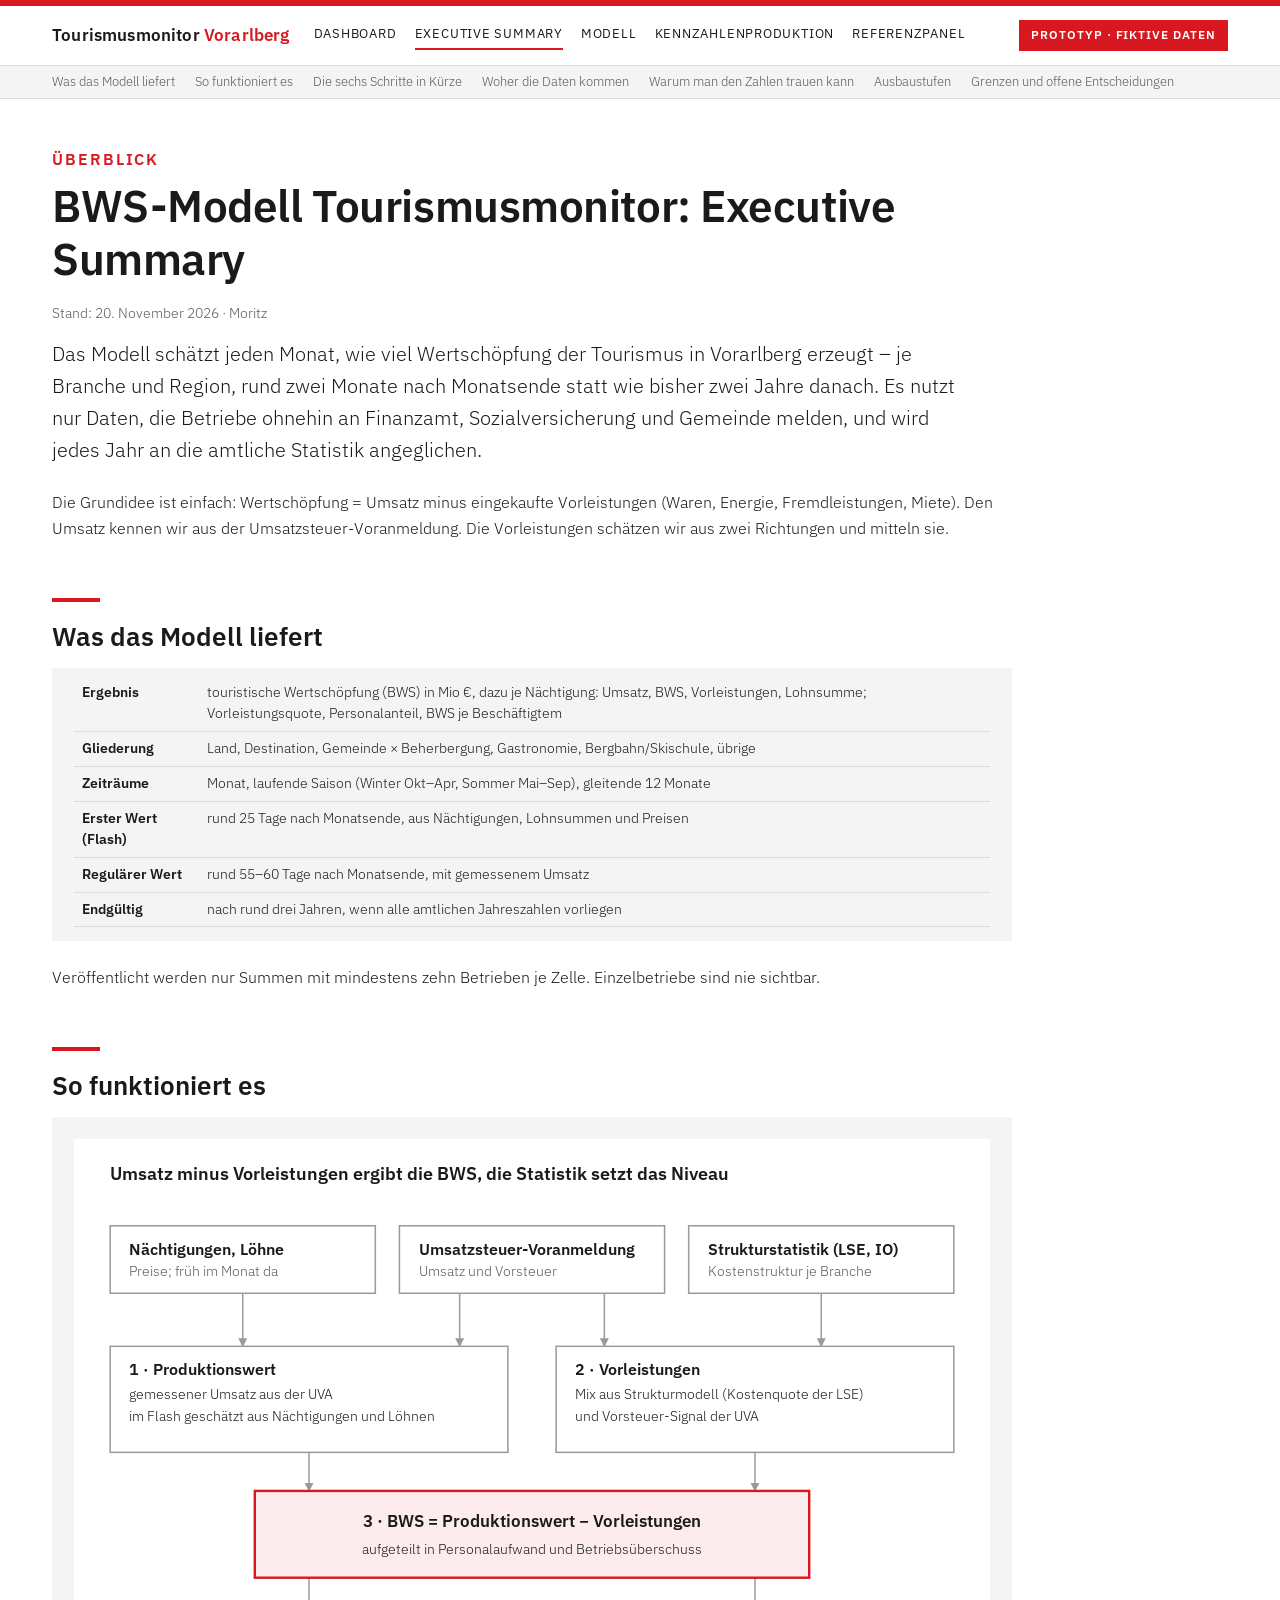
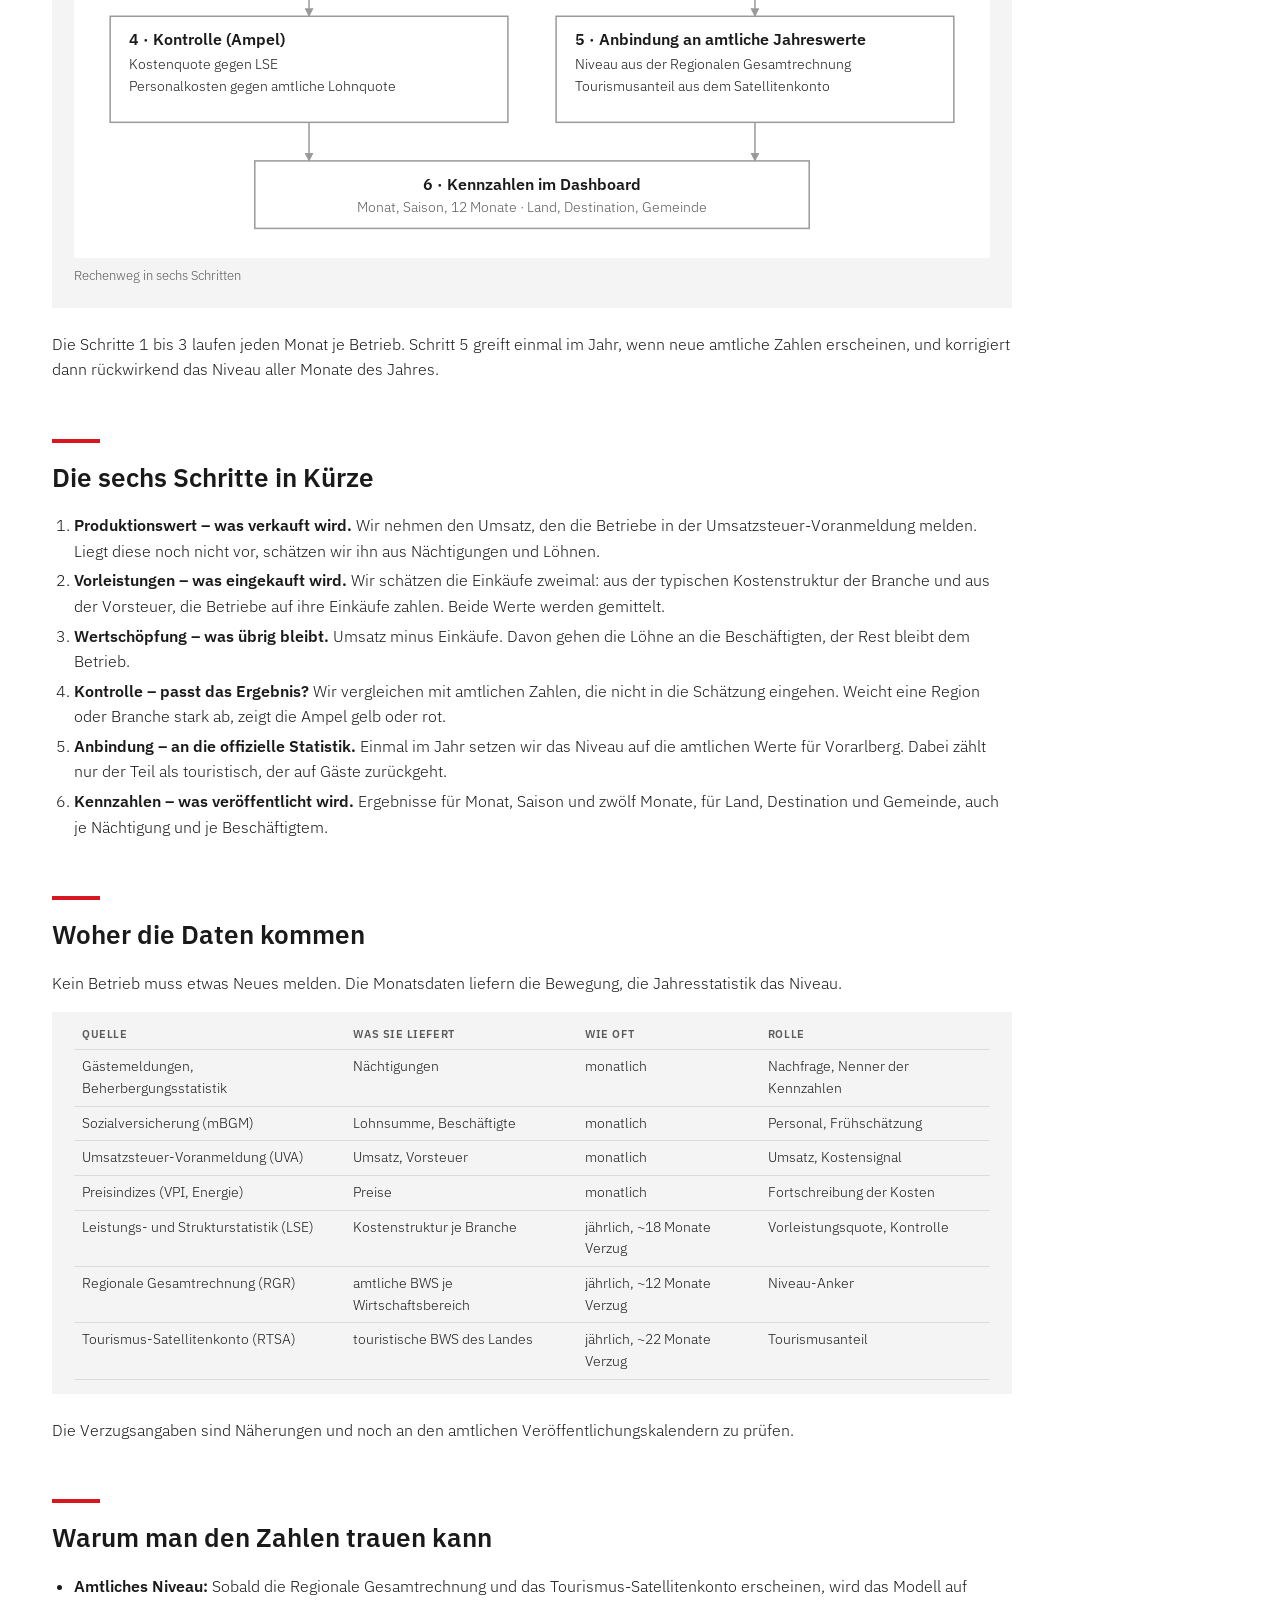
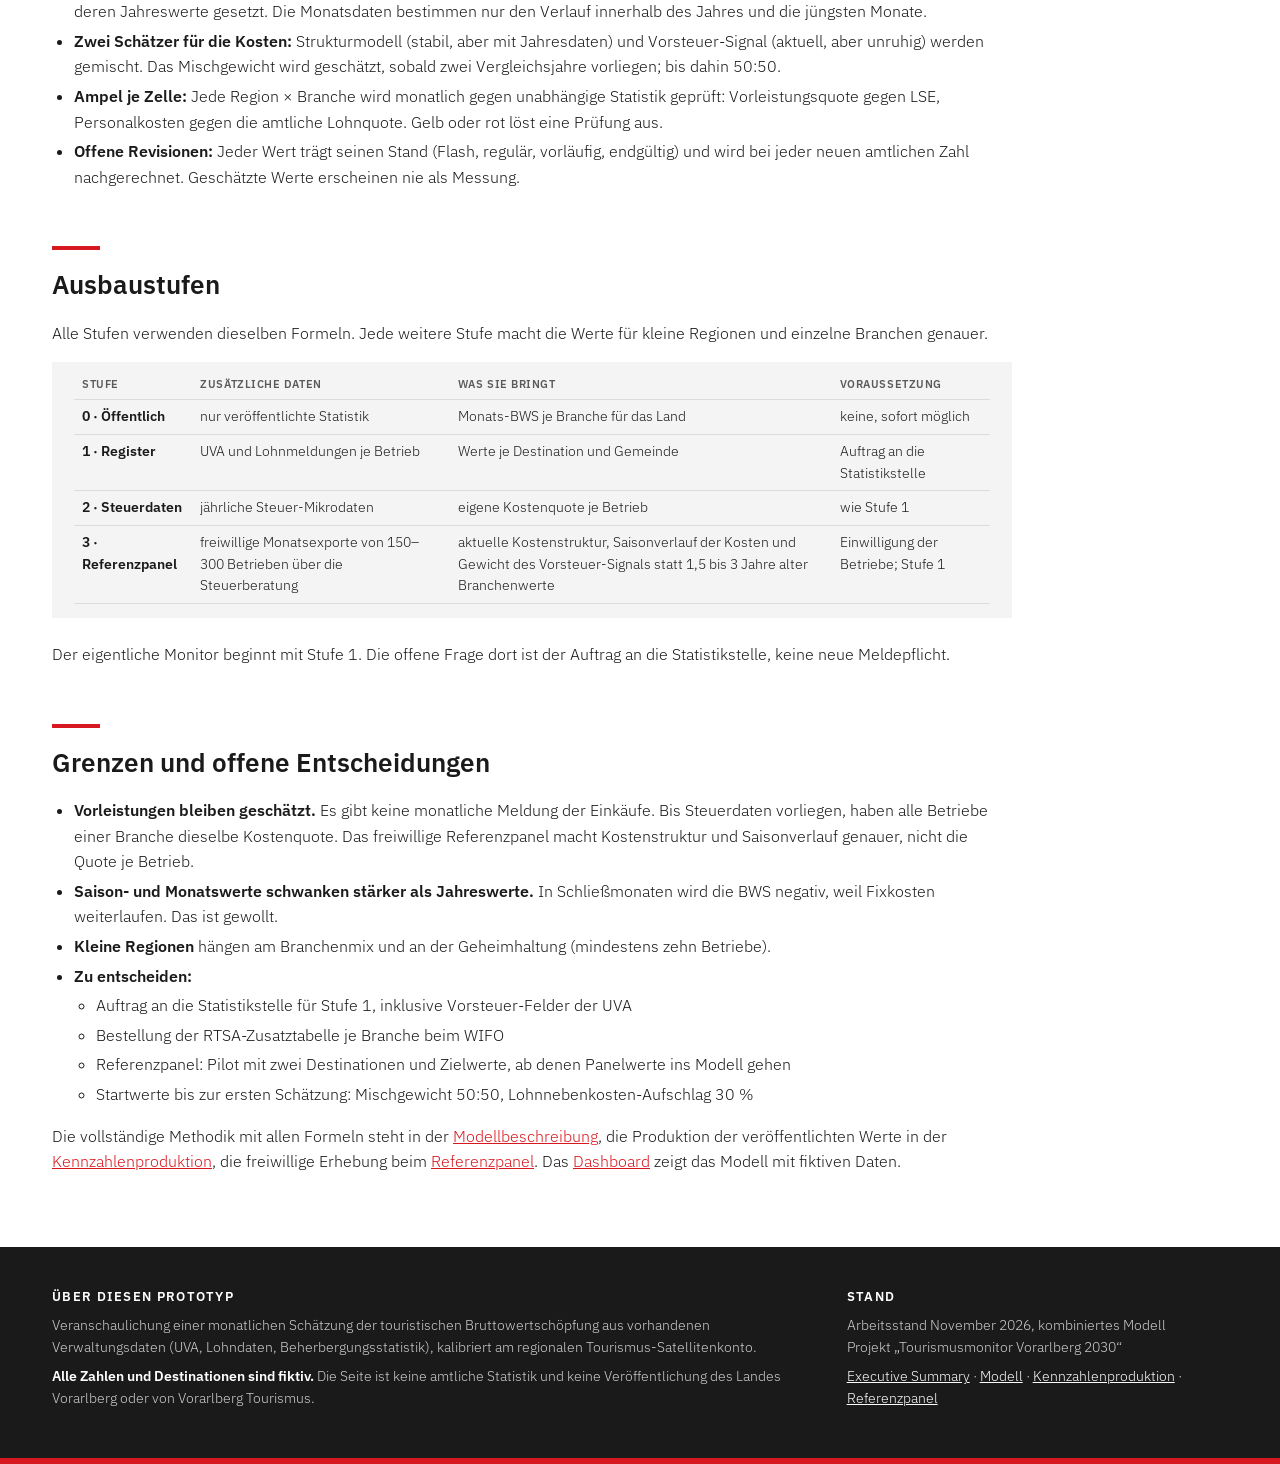
<file: executive-summary.html>
<!DOCTYPE html>
<html lang="de-AT">
<head>
<meta charset="utf-8">
<meta name="viewport" content="width=device-width, initial-scale=1">
<title>Tourismusmonitor Vorarlberg – Executive Summary</title>
<meta name="description" content="BWS-Modell Tourismusmonitor: Executive Summary">
<link rel="stylesheet" href="assets/site.css">
</head>
<body>
<div class="vh-top"></div>
<header class="vh">
  <div class="vh-in">
    <div class="vh-name">Tourismusmonitor <span>Vorarlberg</span></div>
    <nav class="vh-nav" aria-label="Seiten">
      <a href="index.html">Dashboard</a><a href="executive-summary.html" aria-current="page">Executive Summary</a><a href="modell.html">Modell</a><a href="kennzahlenproduktion.html">Kennzahlenproduktion</a><a href="referenzpanel.html">Referenzpanel</a>
    </nav>
    <div class="vh-proto">Prototyp · fiktive Daten</div>
  </div>
  <nav class="vh-sub" aria-label="Auf dieser Seite"><div class="vh-sub-in"><a href="#was-das-modell-liefert">Was das Modell liefert</a><a href="#so-funktioniert-es">So funktioniert es</a><a href="#die-sechs-schritte-in-kürze">Die sechs Schritte in Kürze</a><a href="#woher-die-daten-kommen">Woher die Daten kommen</a><a href="#warum-man-den-zahlen-trauen-kann">Warum man den Zahlen trauen
kann</a><a href="#ausbaustufen">Ausbaustufen</a><a href="#grenzen-und-offene-entscheidungen">Grenzen und offene
Entscheidungen</a></div></nav>
</header>
<main class="page">
<div class="tm tm-doc">
  <p class="tm-kicker">Überblick</p>
  <h1 class="tm-title">BWS-Modell Tourismusmonitor: Executive Summary</h1>
<p class="tm-note">Stand: 20. November 2026 · Moritz</p>
<p class="tm-lead">Das Modell schätzt jeden Monat, wie viel Wertschöpfung der
Tourismus in Vorarlberg erzeugt – je Branche und Region, rund zwei
Monate nach Monatsende statt wie bisher zwei Jahre danach. Es
nutzt nur Daten, die Betriebe ohnehin an Finanzamt, Sozialversicherung
und Gemeinde melden, und wird jedes Jahr an die amtliche Statistik
angeglichen.</p>
<p>Die Grundidee ist einfach: Wertschöpfung = Umsatz minus eingekaufte
Vorleistungen (Waren, Energie, Fremdleistungen, Miete). Den Umsatz
kennen wir aus der Umsatzsteuer-Voranmeldung. Die Vorleistungen schätzen
wir aus zwei Richtungen und mitteln sie.</p>
<h2 class="tm-h2" id="was-das-modell-liefert">Was das Modell liefert</h2>
<div class="tm-card tm-tblwrap"><table class="tm-tbl">

<tbody>
<tr class="odd">
<td><strong>Ergebnis</strong></td>
<td>touristische Wertschöpfung (BWS) in Mio €, dazu je Nächtigung:
Umsatz, BWS, Vorleistungen, Lohnsumme; Vorleistungsquote,
Personalanteil, BWS je Beschäftigtem</td>
</tr>
<tr class="even">
<td><strong>Gliederung</strong></td>
<td>Land, Destination, Gemeinde × Beherbergung, Gastronomie,
Bergbahn/Skischule, übrige</td>
</tr>
<tr class="odd">
<td><strong>Zeiträume</strong></td>
<td>Monat, laufende Saison (Winter Okt–Apr, Sommer Mai–Sep), gleitende
12 Monate</td>
</tr>
<tr class="even">
<td><strong>Erster Wert (Flash)</strong></td>
<td>rund 25 Tage nach Monatsende, aus Nächtigungen, Lohnsummen und
Preisen</td>
</tr>
<tr class="odd">
<td><strong>Regulärer Wert</strong></td>
<td>rund 55–60 Tage nach Monatsende, mit gemessenem Umsatz</td>
</tr>
<tr class="even">
<td><strong>Endgültig</strong></td>
<td>nach rund drei Jahren, wenn alle amtlichen Jahreszahlen
vorliegen</td>
</tr>
</tbody>
</table></div>
<p>Veröffentlicht werden nur Summen mit mindestens zehn Betrieben je
Zelle. Einzelbetriebe sind nie sichtbar.</p>
<h2 class="tm-h2" id="so-funktioniert-es">So funktioniert es</h2>
<figure class="flow">
<svg aria-label="Rechenweg in sechs Schritten: Umsatz minus Vorleistungen ergibt die BWS, die amtliche Statistik setzt das Niveau" class="tm-flow" role="img" viewbox="0 0 760 596">
<defs><marker id="tmah" markerheight="6" markerwidth="6" orient="auto-start-reverse" refx="9" refy="5" viewbox="0 0 10 10"><path d="M0 0L10 5L0 10z" fill="#9A9A9A"></path></marker></defs>
<g fill="currentColor" font-family="'IBM Plex Sans',Helvetica,Arial,sans-serif" font-size="13">
<g fill="none" marker-end="url(#tmah)" stroke="#9A9A9A" stroke-width="1.25">
<path d="M140 128V172"></path><path d="M320 128V172"></path><path d="M440 128V172"></path><path d="M620 128V172"></path>
<path d="M195 260V292"></path><path d="M565 260V292"></path><path d="M195 364V396"></path><path d="M565 364V396"></path>
<path d="M195 484V516"></path><path d="M565 484V516"></path> </g>
<g fill="none" stroke="#9A9A9A" stroke-width="1.25">
<rect height="56" width="220" x="30" y="72"></rect><rect height="56" width="220" x="270" y="72"></rect><rect height="56" width="220" x="510" y="72"></rect>
<rect height="88" width="330" x="30" y="172"></rect><rect height="88" width="330" x="400" y="172"></rect>
<rect height="88" width="330" x="30" y="396"></rect><rect height="88" width="330" x="400" y="396"></rect>
<rect height="56" width="460" x="150" y="516"></rect> </g>
<rect fill="#D81820" fill-opacity="0.08" height="72" stroke="#D81820" stroke-width="2" width="460" x="150" y="292"></rect>
<text font-size="15" font-weight="600" x="30" y="34">Umsatz minus
Vorleistungen ergibt die BWS, die Statistik setzt das Niveau</text>
<text font-weight="600" x="46" y="96">Nächtigungen,
Löhne</text><text fill="#5A5A5A" font-size="11.5" x="46" y="114">Preise;
früh im Monat da</text>
<text font-weight="600" x="286" y="96">Umsatzsteuer-Voranmeldung</text><text fill="#5A5A5A" font-size="11.5" x="286" y="114">Umsatz
und Vorsteuer</text>
<text font-weight="600" x="526" y="96">Strukturstatistik (LSE,
IO)</text><text fill="#5A5A5A" font-size="11.5" x="526" y="114">Kostenstruktur
je Branche</text> <text font-weight="600" x="46" y="196">1 ·
Produktionswert</text><text font-size="11.5" x="46" y="216">gemessener
Umsatz aus der UVA</text><text font-size="11.5" x="46" y="234">im Flash
geschätzt aus Nächtigungen und Löhnen</text>
<text font-weight="600" x="416" y="196">2 ·
Vorleistungen</text><text font-size="11.5" x="416" y="216">Mix aus
Strukturmodell (Kostenquote der
LSE)</text><text font-size="11.5" x="416" y="234">und Vorsteuer-Signal
der UVA</text>
<text font-size="14" font-weight="600" text-anchor="middle" x="380" y="322">3
· BWS = Produktionswert −
Vorleistungen</text><text font-size="11.5" text-anchor="middle" x="380" y="344">aufgeteilt
in Personalaufwand und Betriebsüberschuss</text>
<text font-weight="600" x="46" y="420">4 · Kontrolle
(Ampel)</text><text font-size="11.5" x="46" y="440">Kostenquote gegen
LSE</text><text font-size="11.5" x="46" y="458">Personalkosten gegen
amtliche Lohnquote</text> <text font-weight="600" x="416" y="420">5 ·
Anbindung an amtliche
Jahreswerte</text><text font-size="11.5" x="416" y="440">Niveau aus der
Regionalen
Gesamtrechnung</text><text font-size="11.5" x="416" y="458">Tourismusanteil
aus dem Satellitenkonto</text>
<text font-weight="600" text-anchor="middle" x="380" y="540">6 ·
Kennzahlen im
Dashboard</text><text fill="#5A5A5A" font-size="11.5" text-anchor="middle" x="380" y="558">Monat,
Saison, 12 Monate · Land, Destination, Gemeinde</text> </g>
</svg>
<figcaption>
Rechenweg in sechs Schritten
</figcaption>
</figure>
<p>Die Schritte 1 bis 3 laufen jeden Monat je Betrieb. Schritt 5 greift
einmal im Jahr, wenn neue amtliche Zahlen erscheinen, und korrigiert
dann rückwirkend das Niveau aller Monate des Jahres.</p>
<h2 class="tm-h2" id="die-sechs-schritte-in-kürze">Die sechs Schritte in Kürze</h2>
<ol type="1">
<li><strong>Produktionswert – was verkauft wird.</strong> Wir nehmen den
Umsatz, den die Betriebe in der Umsatzsteuer-Voranmeldung melden. Liegt
diese noch nicht vor, schätzen wir ihn aus Nächtigungen und Löhnen.</li>
<li><strong>Vorleistungen – was eingekauft wird.</strong> Wir schätzen
die Einkäufe zweimal: aus der typischen Kostenstruktur der Branche und
aus der Vorsteuer, die Betriebe auf ihre Einkäufe zahlen. Beide Werte
werden gemittelt.</li>
<li><strong>Wertschöpfung – was übrig bleibt.</strong> Umsatz minus
Einkäufe. Davon gehen die Löhne an die Beschäftigten, der Rest bleibt
dem Betrieb.</li>
<li><strong>Kontrolle – passt das Ergebnis?</strong> Wir vergleichen mit
amtlichen Zahlen, die nicht in die Schätzung eingehen. Weicht eine
Region oder Branche stark ab, zeigt die Ampel gelb oder rot.</li>
<li><strong>Anbindung – an die offizielle Statistik.</strong> Einmal im
Jahr setzen wir das Niveau auf die amtlichen Werte für Vorarlberg. Dabei
zählt nur der Teil als touristisch, der auf Gäste zurückgeht.</li>
<li><strong>Kennzahlen – was veröffentlicht wird.</strong> Ergebnisse
für Monat, Saison und zwölf Monate, für Land, Destination und Gemeinde,
auch je Nächtigung und je Beschäftigtem.</li>
</ol>
<h2 class="tm-h2" id="woher-die-daten-kommen">Woher die Daten kommen</h2>
<p>Kein Betrieb muss etwas Neues melden. Die Monatsdaten liefern die
Bewegung, die Jahresstatistik das Niveau.</p>
<div class="tm-card tm-tblwrap"><table class="tm-tbl">

<thead>
<tr class="header">
<th>Quelle</th>
<th>Was sie liefert</th>
<th>Wie oft</th>
<th>Rolle</th>
</tr>
</thead>
<tbody>
<tr class="odd">
<td>Gästemeldungen, Beherbergungsstatistik</td>
<td>Nächtigungen</td>
<td>monatlich</td>
<td>Nachfrage, Nenner der Kennzahlen</td>
</tr>
<tr class="even">
<td>Sozialversicherung (mBGM)</td>
<td>Lohnsumme, Beschäftigte</td>
<td>monatlich</td>
<td>Personal, Frühschätzung</td>
</tr>
<tr class="odd">
<td>Umsatzsteuer-Voranmeldung (UVA)</td>
<td>Umsatz, Vorsteuer</td>
<td>monatlich</td>
<td>Umsatz, Kostensignal</td>
</tr>
<tr class="even">
<td>Preisindizes (VPI, Energie)</td>
<td>Preise</td>
<td>monatlich</td>
<td>Fortschreibung der Kosten</td>
</tr>
<tr class="odd">
<td>Leistungs- und Strukturstatistik (LSE)</td>
<td>Kostenstruktur je Branche</td>
<td>jährlich, ~18 Monate Verzug</td>
<td>Vorleistungsquote, Kontrolle</td>
</tr>
<tr class="even">
<td>Regionale Gesamtrechnung (RGR)</td>
<td>amtliche BWS je Wirtschaftsbereich</td>
<td>jährlich, ~12 Monate Verzug</td>
<td>Niveau-Anker</td>
</tr>
<tr class="odd">
<td>Tourismus-Satellitenkonto (RTSA)</td>
<td>touristische BWS des Landes</td>
<td>jährlich, ~22 Monate Verzug</td>
<td>Tourismusanteil</td>
</tr>
</tbody>
</table></div>
<p>Die Verzugsangaben sind Näherungen und noch an den amtlichen
Veröffentlichungskalendern zu prüfen.</p>
<h2 class="tm-h2" id="warum-man-den-zahlen-trauen-kann">Warum man den Zahlen trauen
kann</h2>
<ul>
<li><strong>Amtliches Niveau:</strong> Sobald die Regionale
Gesamtrechnung und das Tourismus-Satellitenkonto erscheinen, wird das
Modell auf deren Jahreswerte gesetzt. Die Monatsdaten bestimmen nur den
Verlauf innerhalb des Jahres und die jüngsten Monate.</li>
<li><strong>Zwei Schätzer für die Kosten:</strong> Strukturmodell
(stabil, aber mit Jahresdaten) und Vorsteuer-Signal (aktuell, aber
unruhig) werden gemischt. Das Mischgewicht wird geschätzt, sobald zwei
Vergleichsjahre vorliegen; bis dahin 50:50.</li>
<li><strong>Ampel je Zelle:</strong> Jede Region × Branche wird
monatlich gegen unabhängige Statistik geprüft: Vorleistungsquote gegen
LSE, Personalkosten gegen die amtliche Lohnquote. Gelb oder rot löst
eine Prüfung aus.</li>
<li><strong>Offene Revisionen:</strong> Jeder Wert trägt seinen Stand
(Flash, regulär, vorläufig, endgültig) und wird bei jeder neuen
amtlichen Zahl nachgerechnet. Geschätzte Werte erscheinen nie als
Messung.</li>
</ul>
<h2 class="tm-h2" id="ausbaustufen">Ausbaustufen</h2>
<p>Alle Stufen verwenden dieselben Formeln. Jede weitere Stufe macht die
Werte für kleine Regionen und einzelne Branchen genauer.</p>
<div class="tm-card tm-tblwrap"><table class="tm-tbl">

<thead>
<tr class="header">
<th>Stufe</th>
<th>Zusätzliche Daten</th>
<th>Was sie bringt</th>
<th>Voraussetzung</th>
</tr>
</thead>
<tbody>
<tr class="odd">
<td><strong>0 · Öffentlich</strong></td>
<td>nur veröffentlichte Statistik</td>
<td>Monats-BWS je Branche für das Land</td>
<td>keine, sofort möglich</td>
</tr>
<tr class="even">
<td><strong>1 · Register</strong></td>
<td>UVA und Lohnmeldungen je Betrieb</td>
<td>Werte je Destination und Gemeinde</td>
<td>Auftrag an die Statistikstelle</td>
</tr>
<tr class="odd">
<td><strong>2 · Steuerdaten</strong></td>
<td>jährliche Steuer-Mikrodaten</td>
<td>eigene Kostenquote je Betrieb</td>
<td>wie Stufe 1</td>
</tr>
<tr class="even">
<td><strong>3 · Referenzpanel</strong></td>
<td>freiwillige Monatsexporte von 150–300 Betrieben über die Steuerberatung</td>
<td>aktuelle Kostenstruktur, Saisonverlauf der Kosten und Gewicht des Vorsteuer-Signals statt 1,5 bis 3 Jahre alter Branchenwerte</td>
<td>Einwilligung der Betriebe; Stufe 1</td>
</tr>
</tbody>
</table></div>
<p>Der eigentliche Monitor beginnt mit Stufe 1. Die offene Frage dort
ist der Auftrag an die Statistikstelle, keine neue Meldepflicht.</p>
<h2 class="tm-h2" id="grenzen-und-offene-entscheidungen">Grenzen und offene
Entscheidungen</h2>
<ul>
<li><strong>Vorleistungen bleiben geschätzt.</strong> Es gibt keine
monatliche Meldung der Einkäufe. Bis Steuerdaten vorliegen, haben alle
Betriebe einer Branche dieselbe Kostenquote. Das freiwillige
Referenzpanel macht Kostenstruktur und Saisonverlauf genauer, nicht die
Quote je Betrieb.</li>
<li><strong>Saison- und Monatswerte schwanken stärker als
Jahreswerte.</strong> In Schließmonaten wird die BWS negativ, weil
Fixkosten weiterlaufen. Das ist gewollt.</li>
<li><strong>Kleine Regionen</strong> hängen am Branchenmix und an der
Geheimhaltung (mindestens zehn Betriebe).</li>
<li><strong>Zu entscheiden:</strong>
<ul>
<li>Auftrag an die Statistikstelle für Stufe 1, inklusive
Vorsteuer-Felder der UVA</li>
<li>Bestellung der RTSA-Zusatztabelle je Branche beim WIFO</li>
<li>Referenzpanel: Pilot mit zwei Destinationen und Zielwerte, ab denen
Panelwerte ins Modell gehen</li>
<li>Startwerte bis zur ersten Schätzung: Mischgewicht 50:50,
Lohnnebenkosten-Aufschlag 30 %</li>
</ul></li>
</ul>
<p>Die vollständige Methodik mit allen Formeln steht in der <a href="modell.html">Modellbeschreibung</a>, die Produktion der
veröffentlichten Werte in der <a href="kennzahlenproduktion.html">Kennzahlenproduktion</a>, die freiwillige Erhebung beim <a href="referenzpanel.html">Referenzpanel</a>. Das <a href="index.html">Dashboard</a> zeigt das Modell mit fiktiven Daten.</p>

</div>
</main>
<footer class="vf">
  <div class="vf-in">
    <div>
      <h4>Über diesen Prototyp</h4>
      <p>Veranschaulichung einer monatlichen Schätzung der touristischen Bruttowertschöpfung aus vorhandenen Verwaltungsdaten (UVA, Lohndaten, Beherbergungsstatistik), kalibriert am regionalen Tourismus-Satellitenkonto.</p>
      <p><strong style="color:#fff">Alle Zahlen und Destinationen sind fiktiv.</strong> Die Seite ist keine amtliche Statistik und keine Veröffentlichung des Landes Vorarlberg oder von Vorarlberg Tourismus.</p>
    </div>
    <div>
      <h4>Stand</h4>
      <p>Arbeitsstand November 2026, kombiniertes Modell<br>Projekt „Tourismusmonitor Vorarlberg 2030“</p>
      <p><a href="executive-summary.html" style="color:#fff">Executive Summary</a> · <a href="modell.html" style="color:#fff">Modell</a> · <a href="kennzahlenproduktion.html" style="color:#fff">Kennzahlenproduktion</a> · <a href="referenzpanel.html" style="color:#fff">Referenzpanel</a></p>
    </div>
  </div>
  <div class="vf-bar"></div>
</footer>
</body>
</html>
</file>
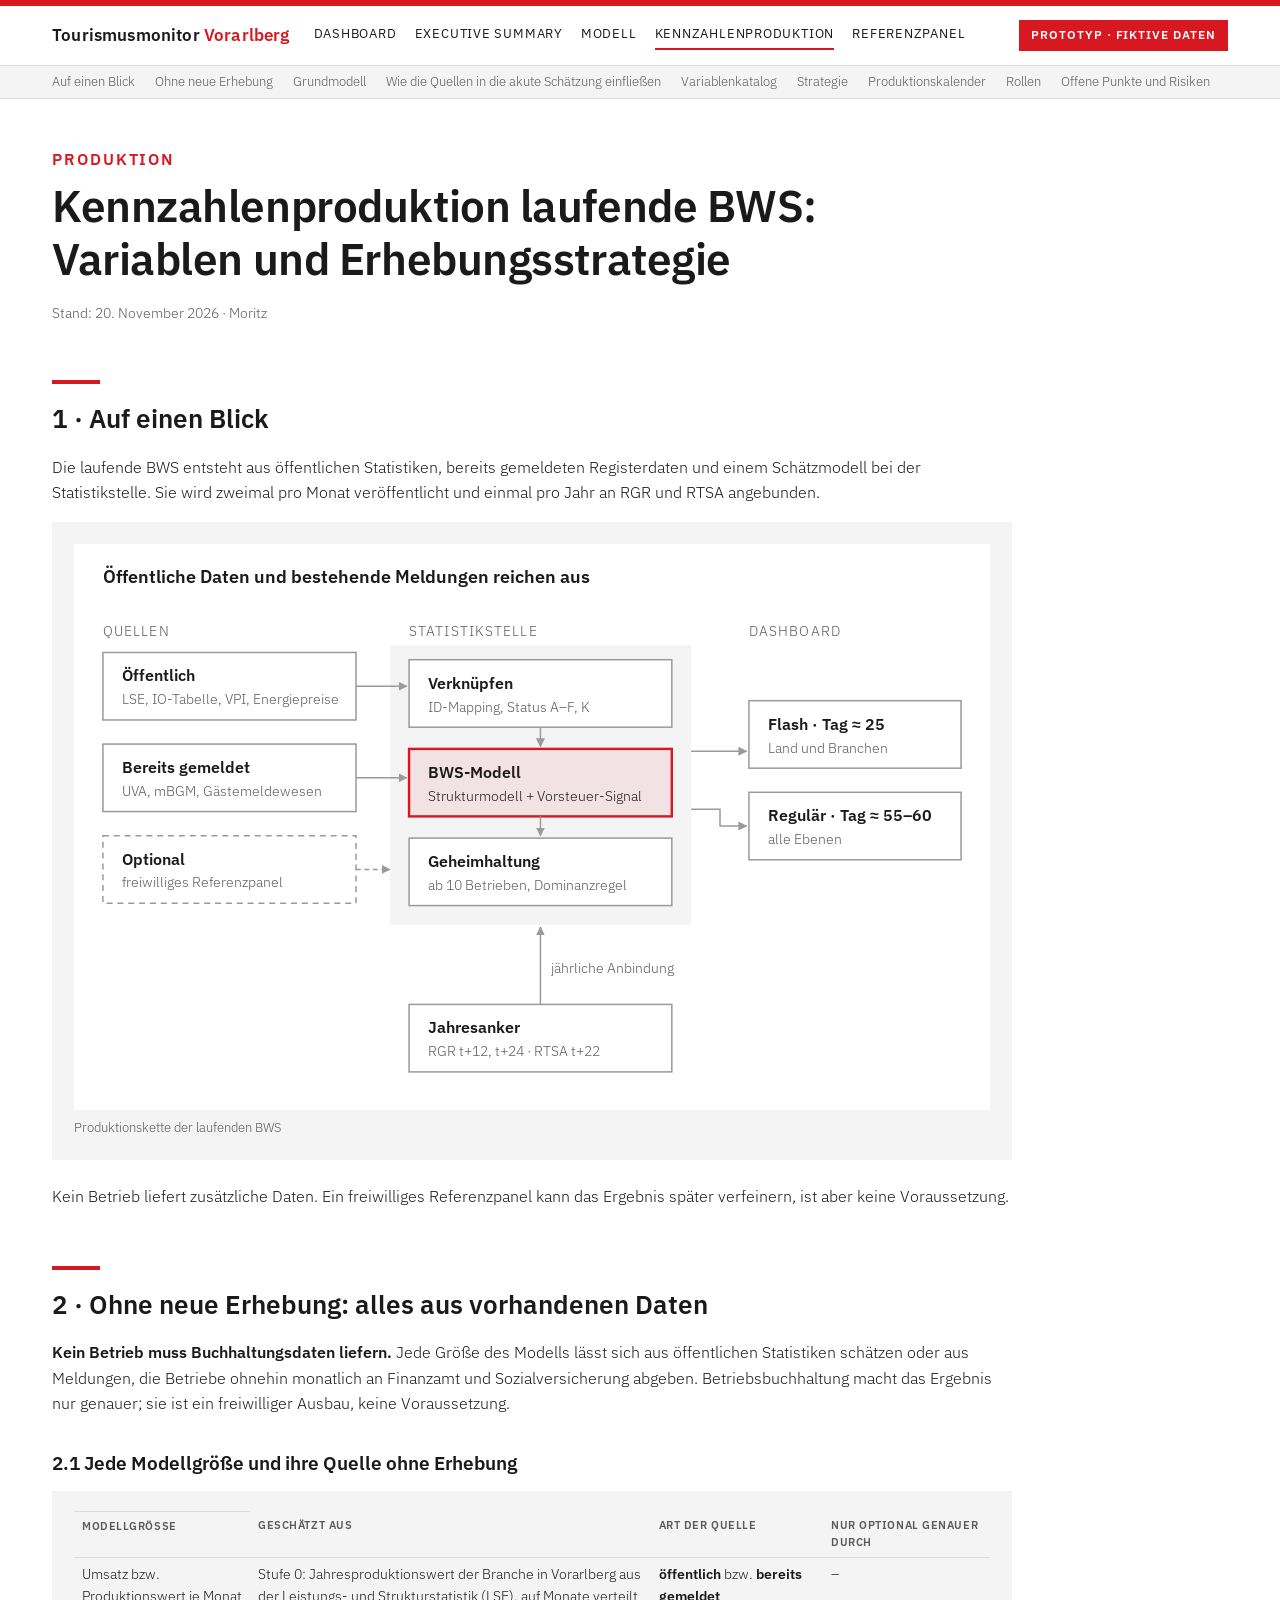
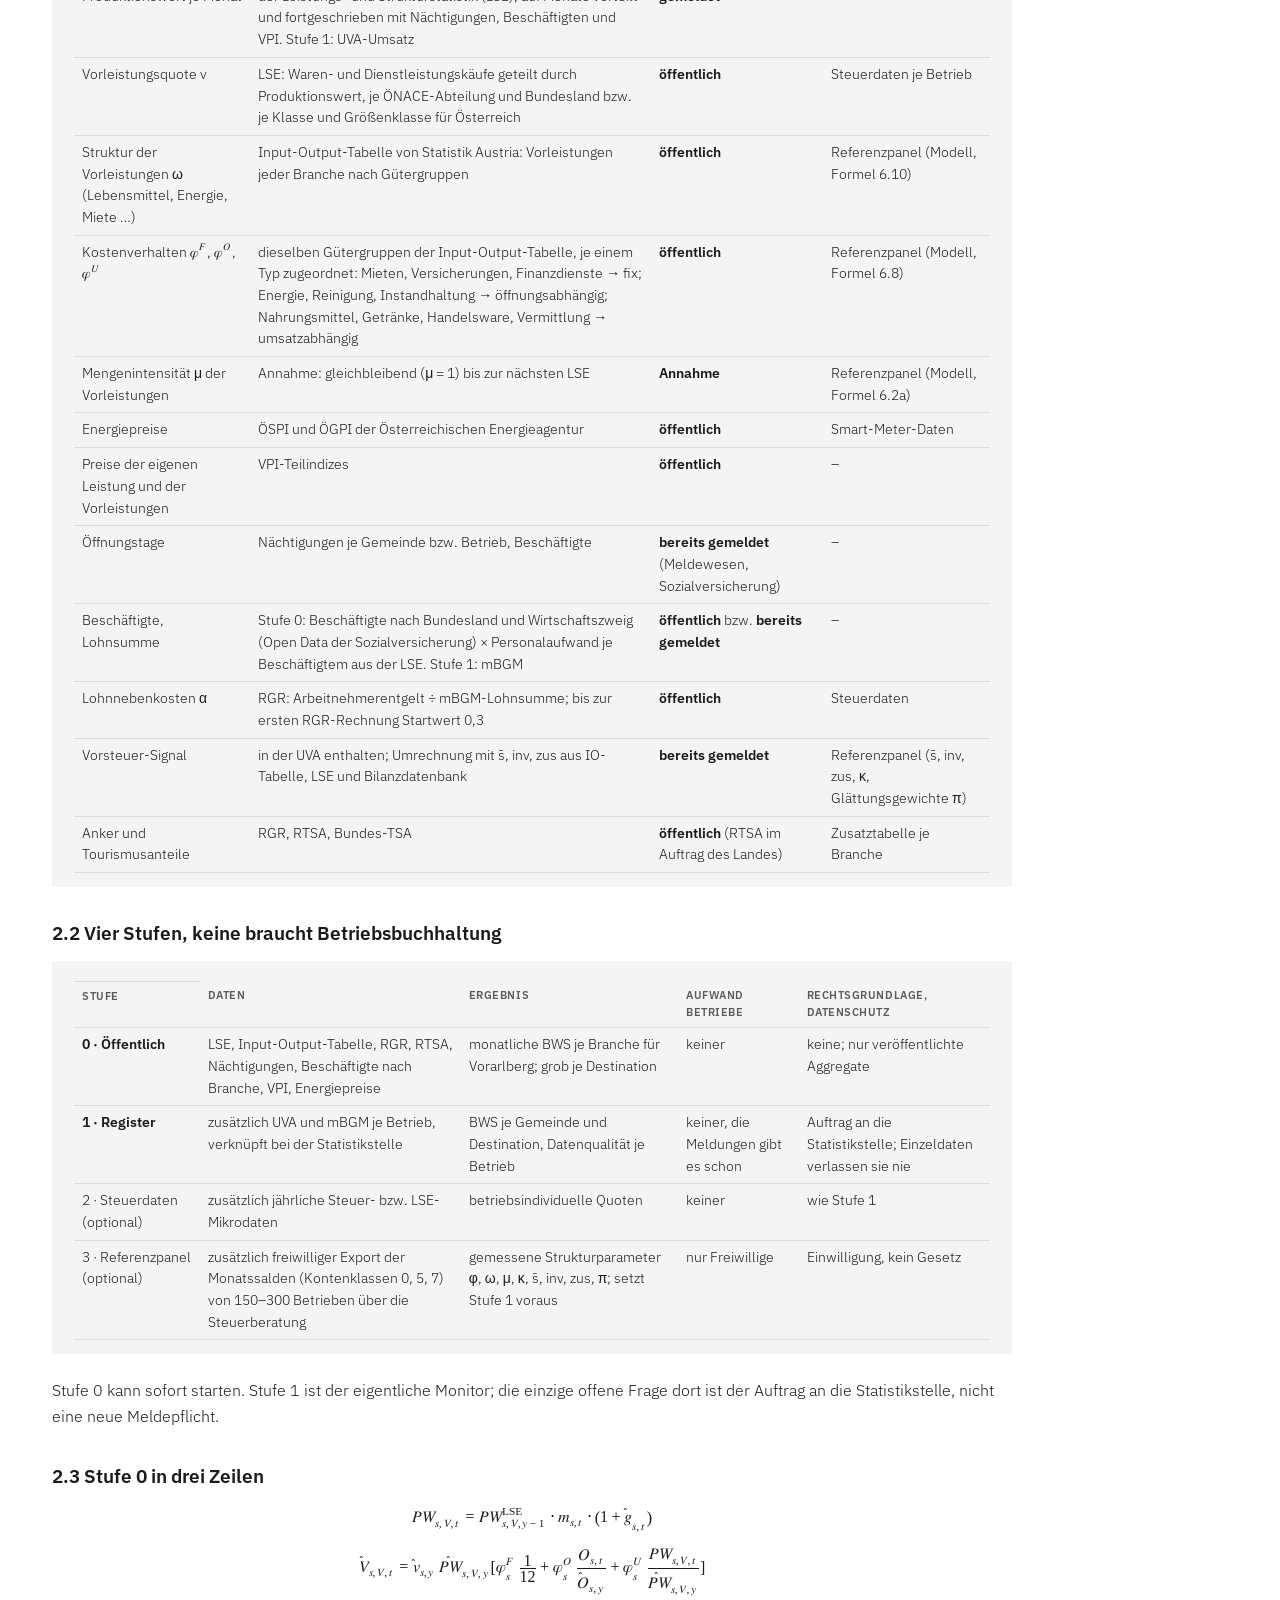
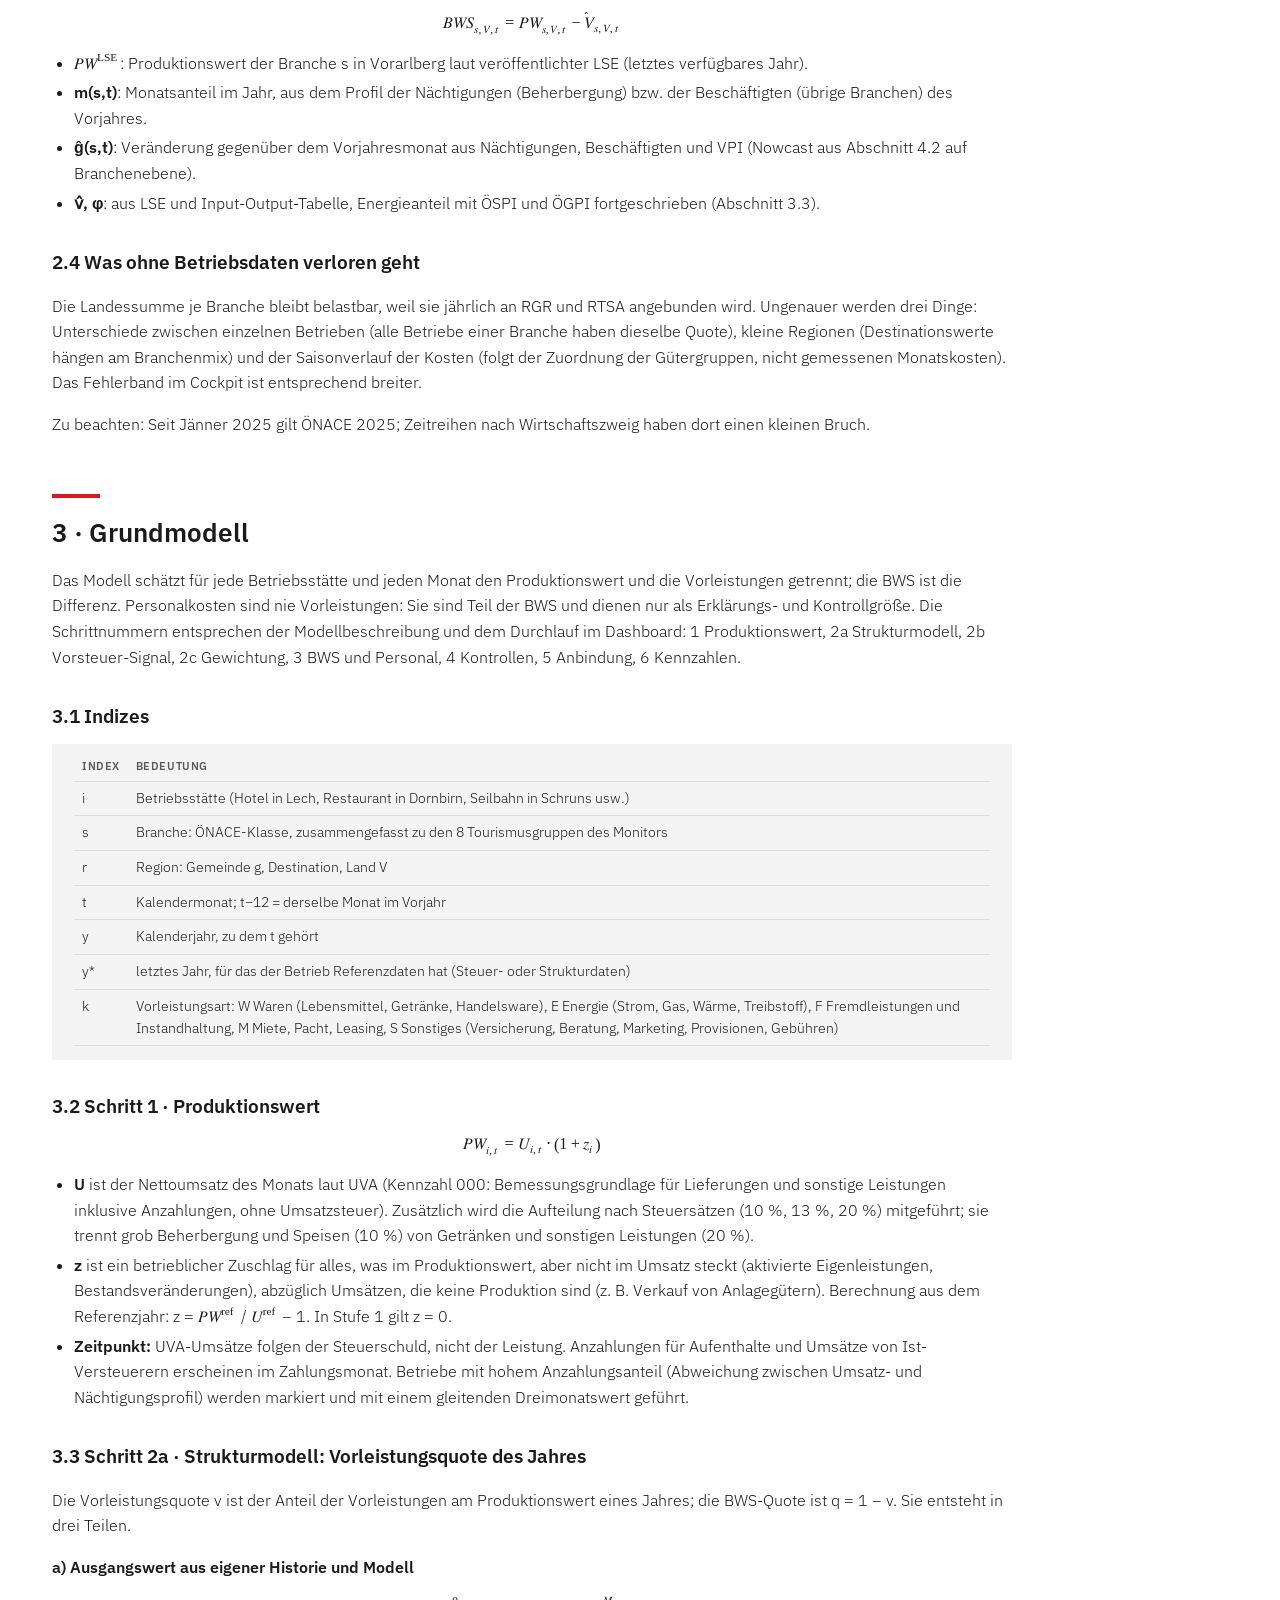
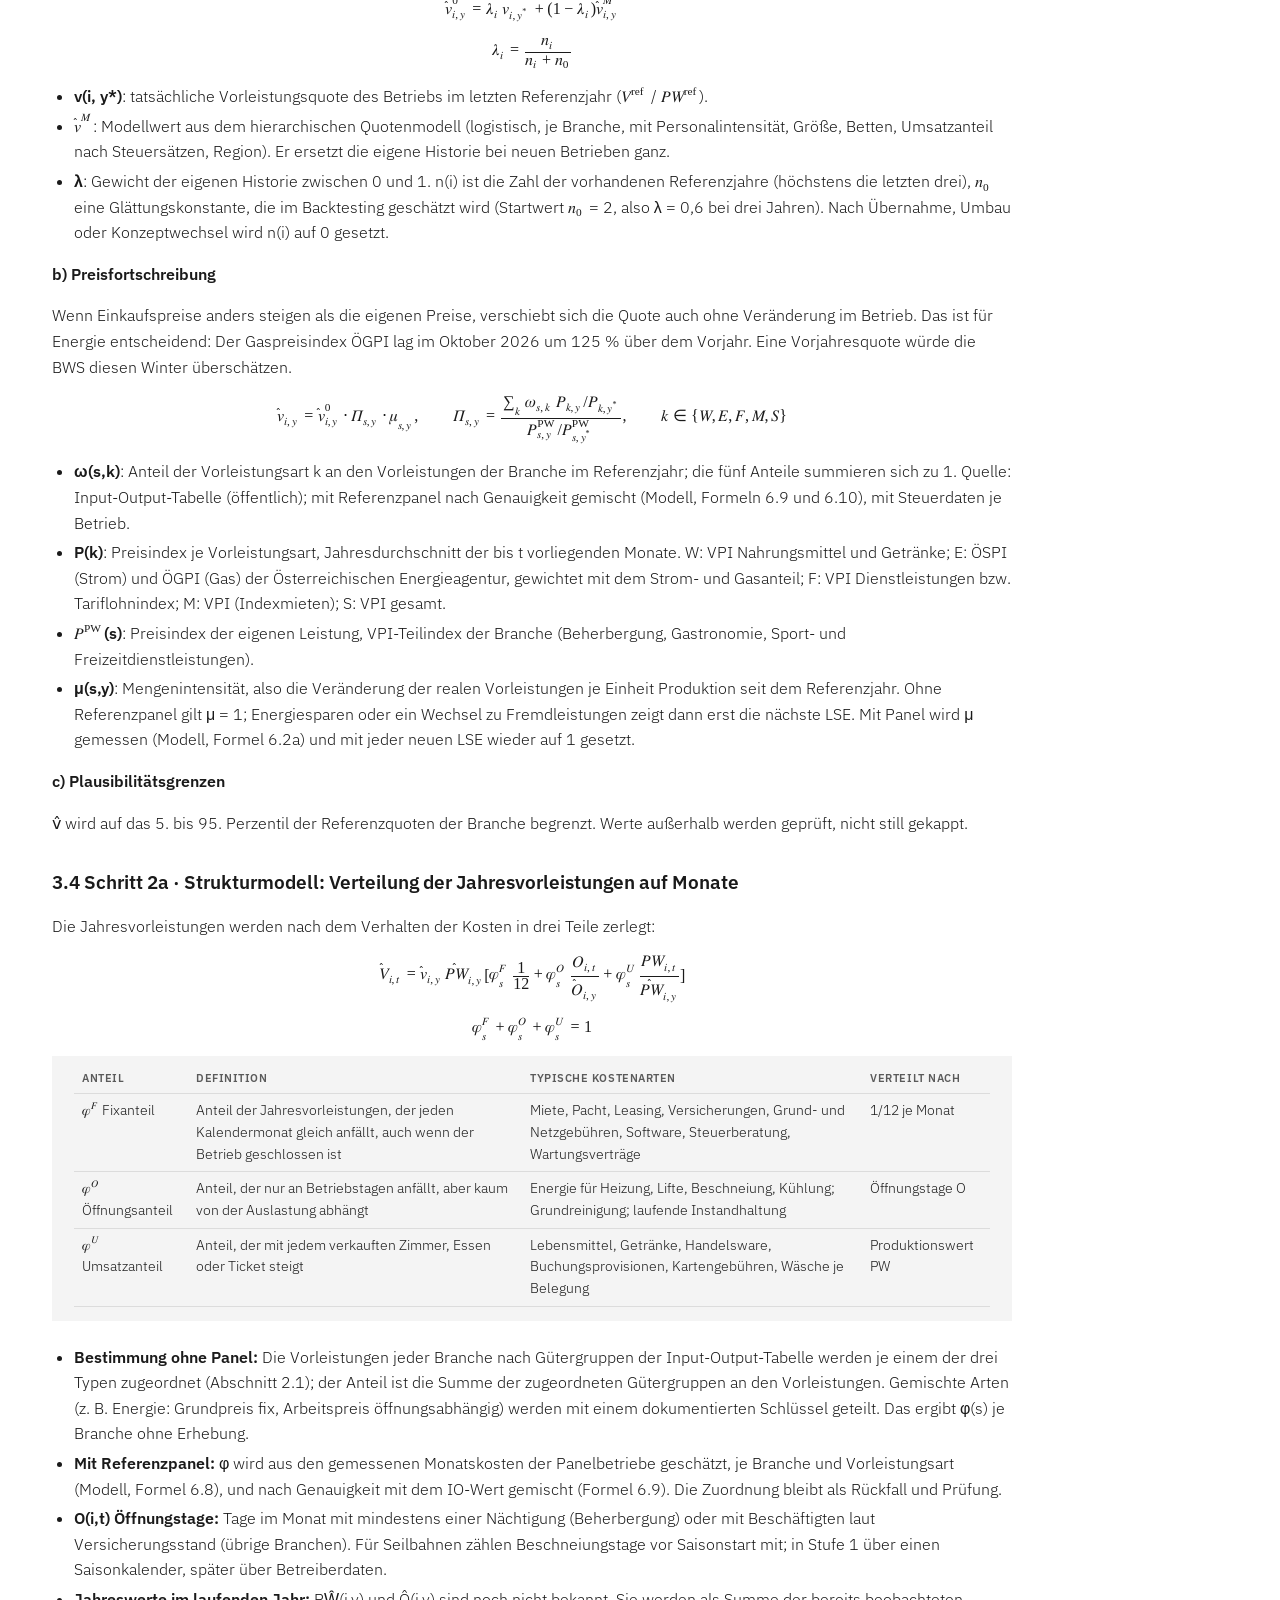
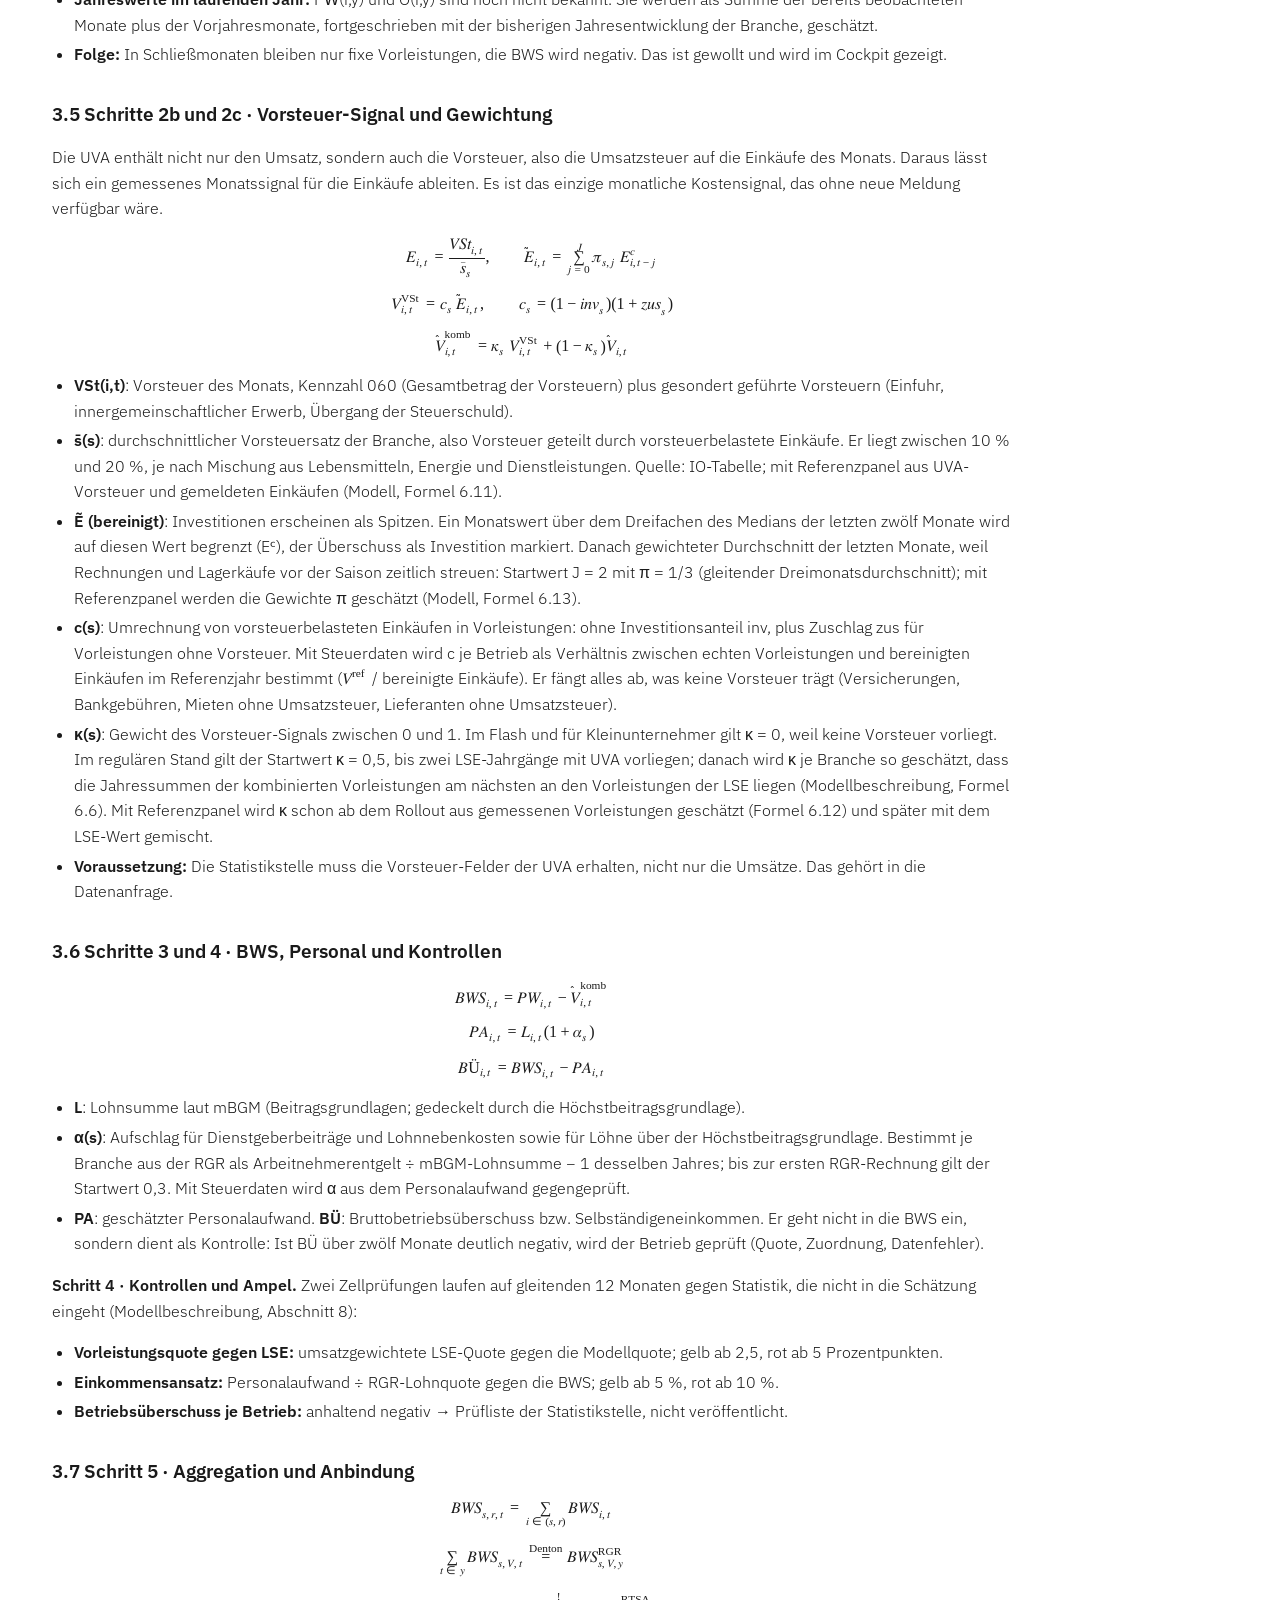
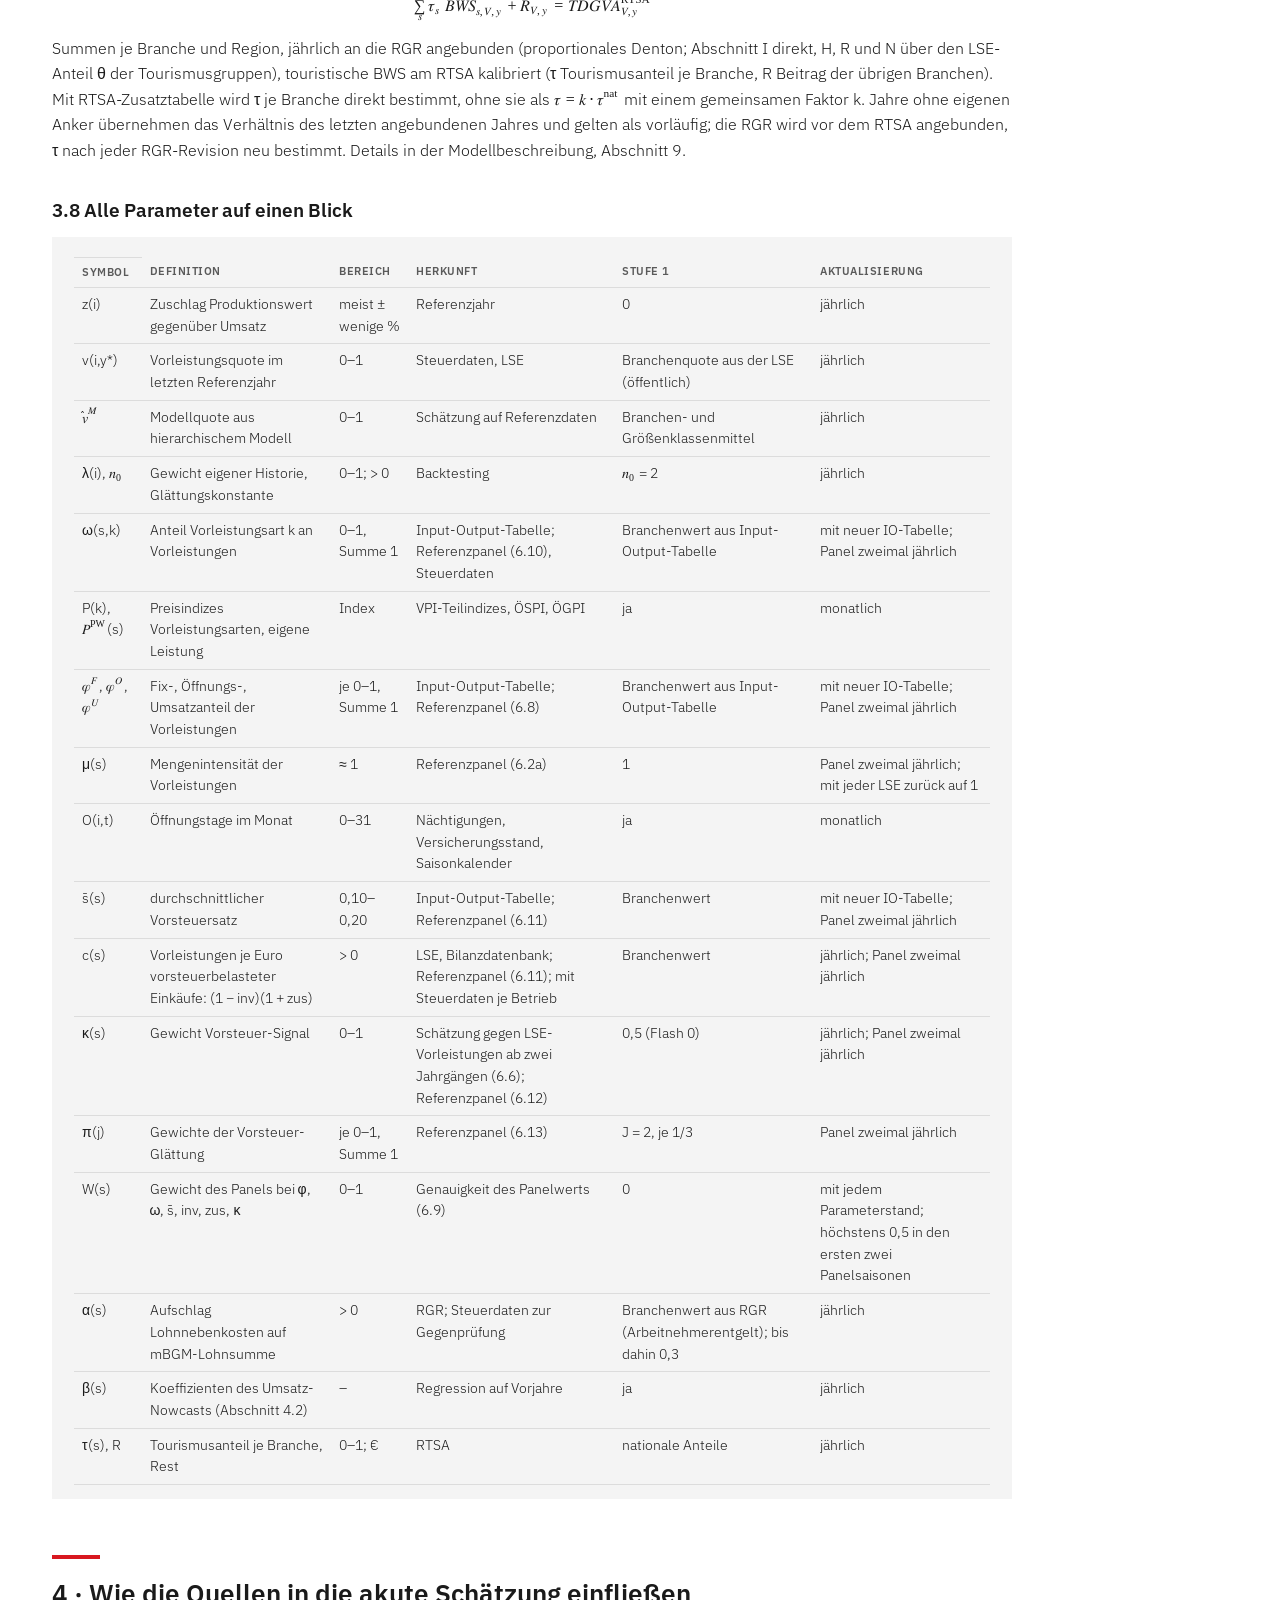
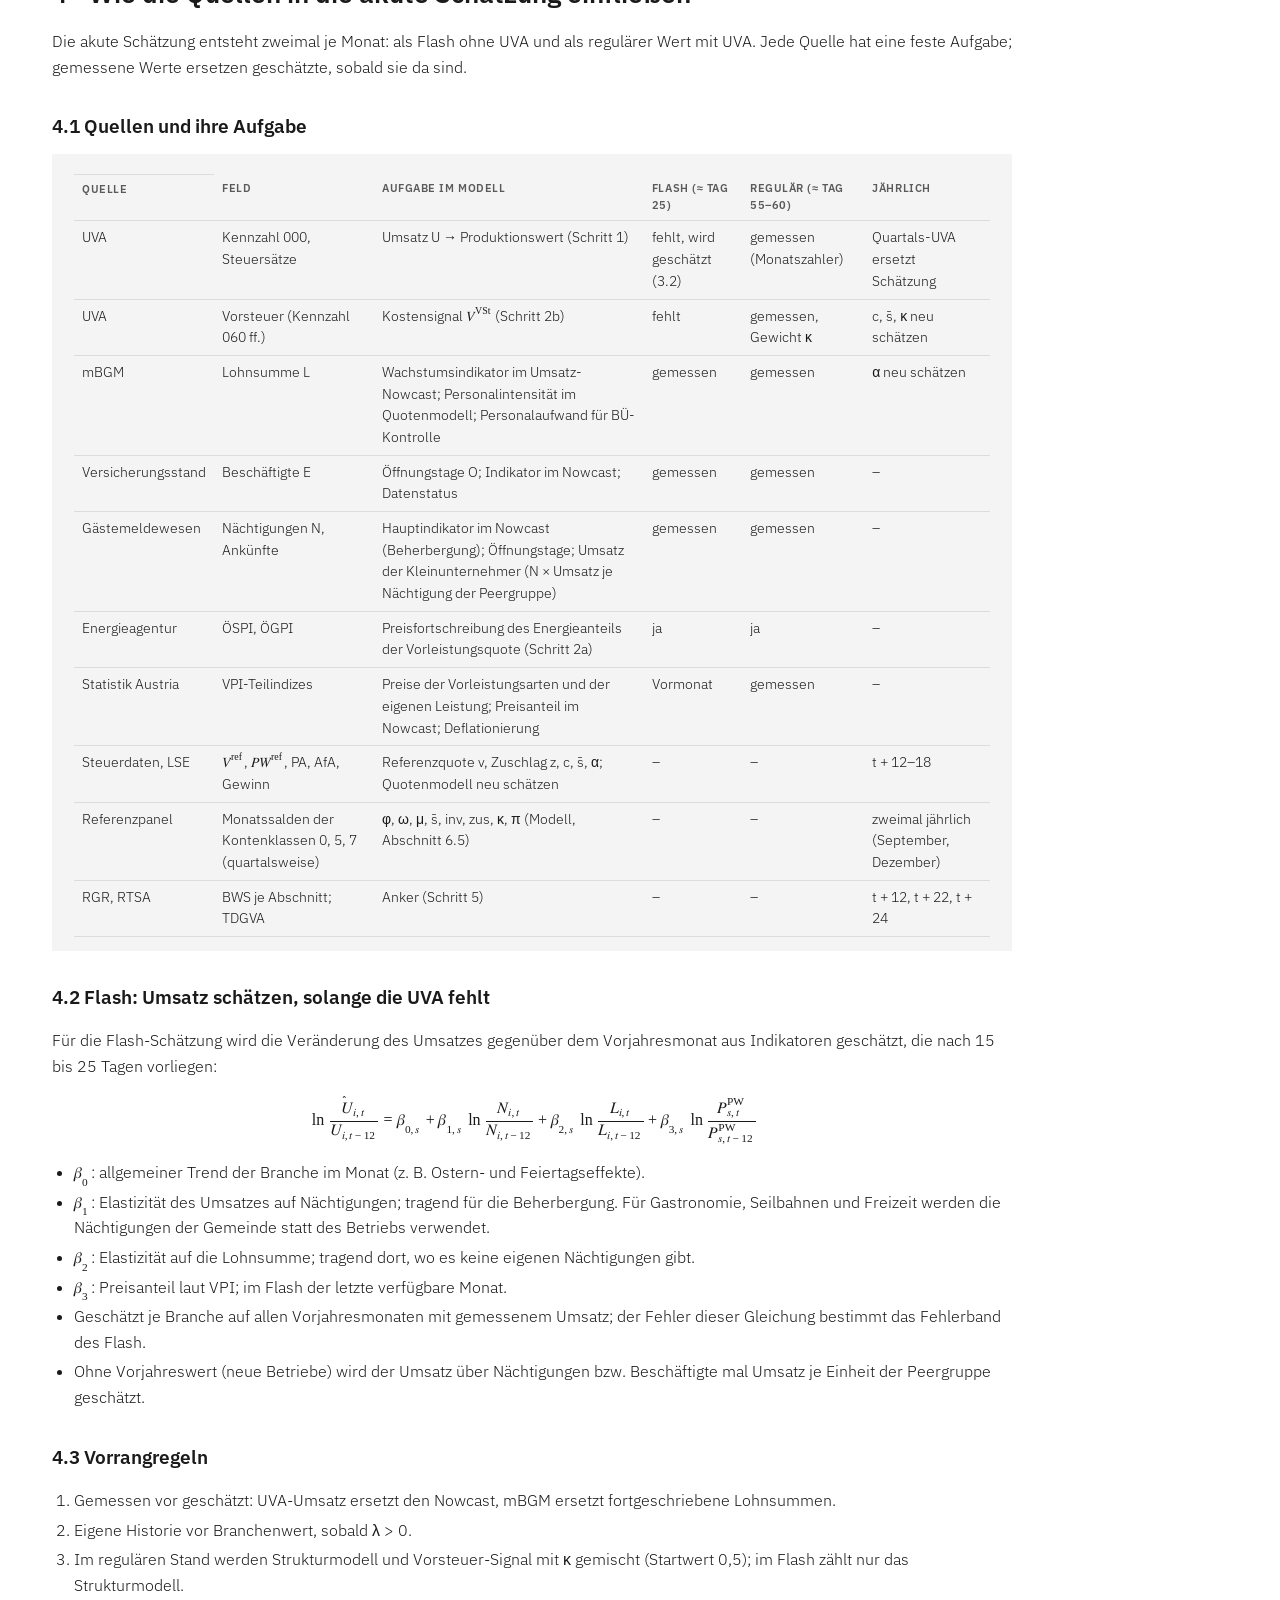
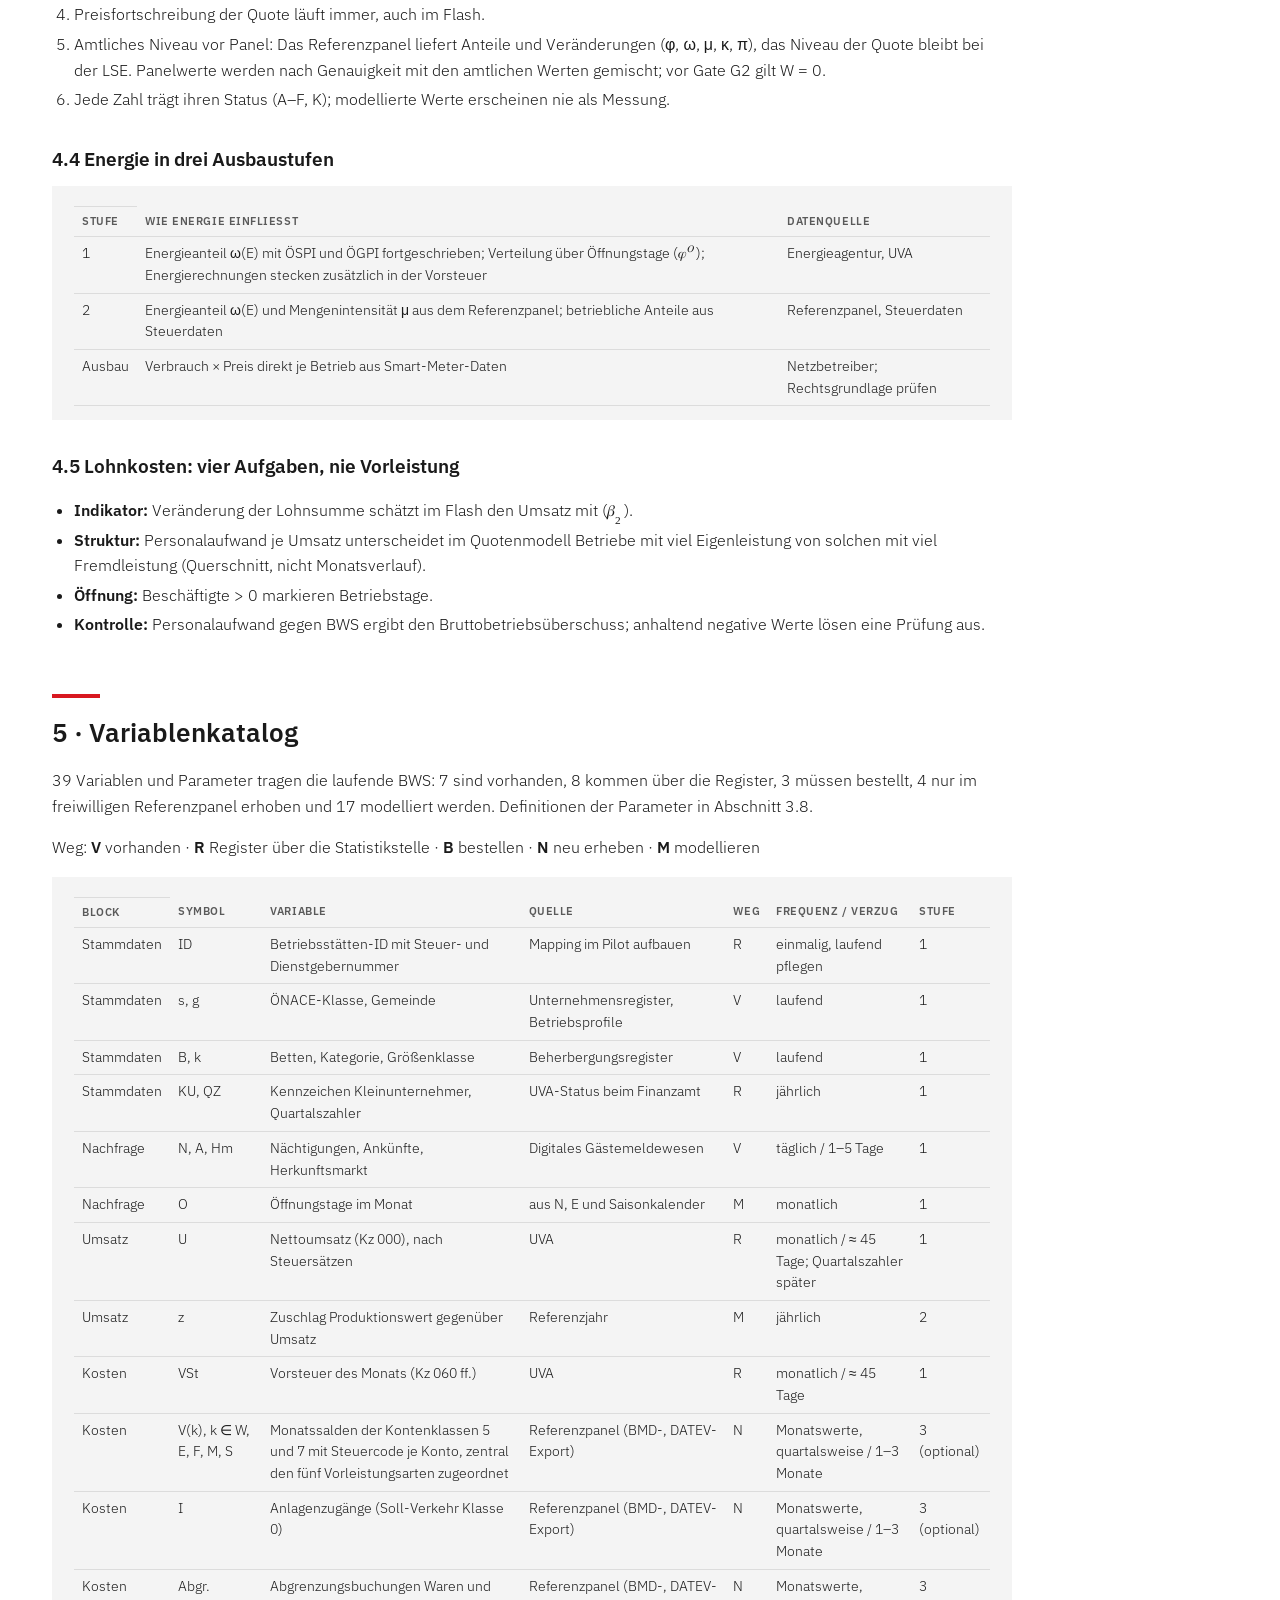
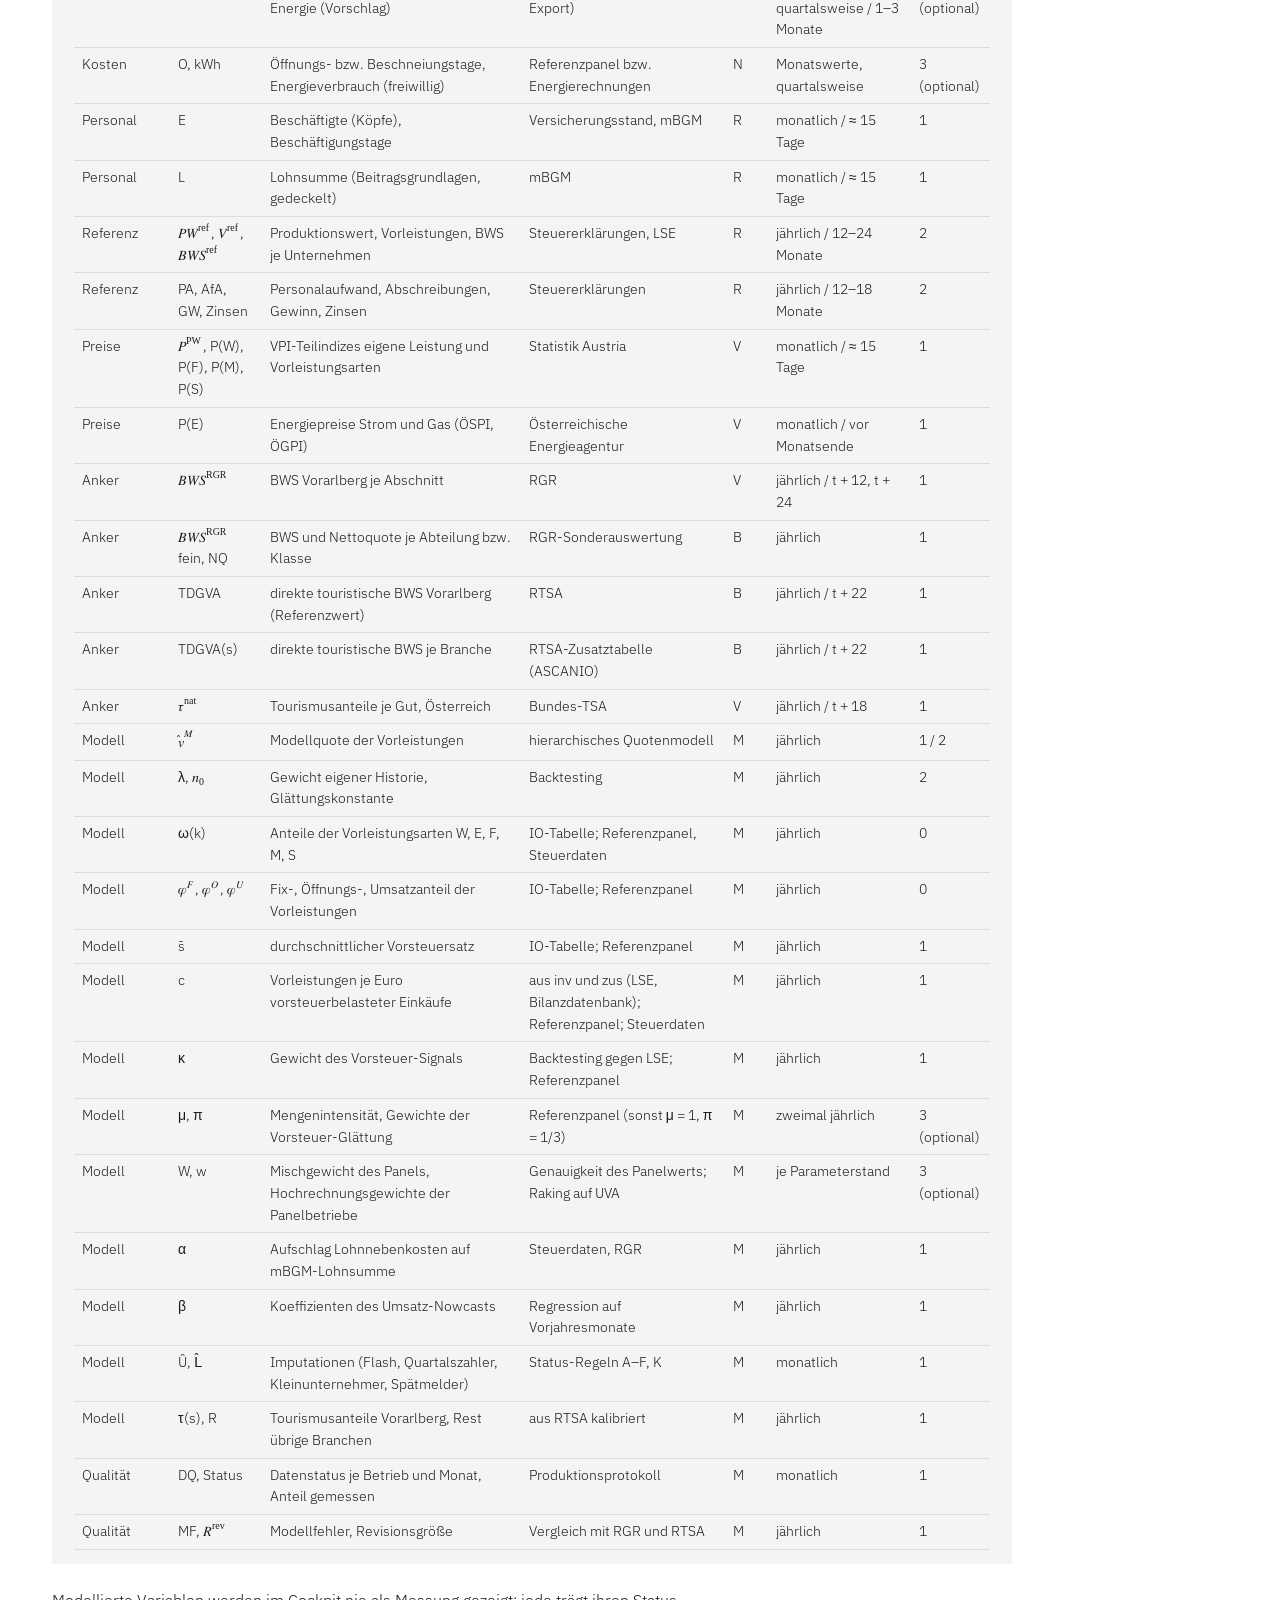
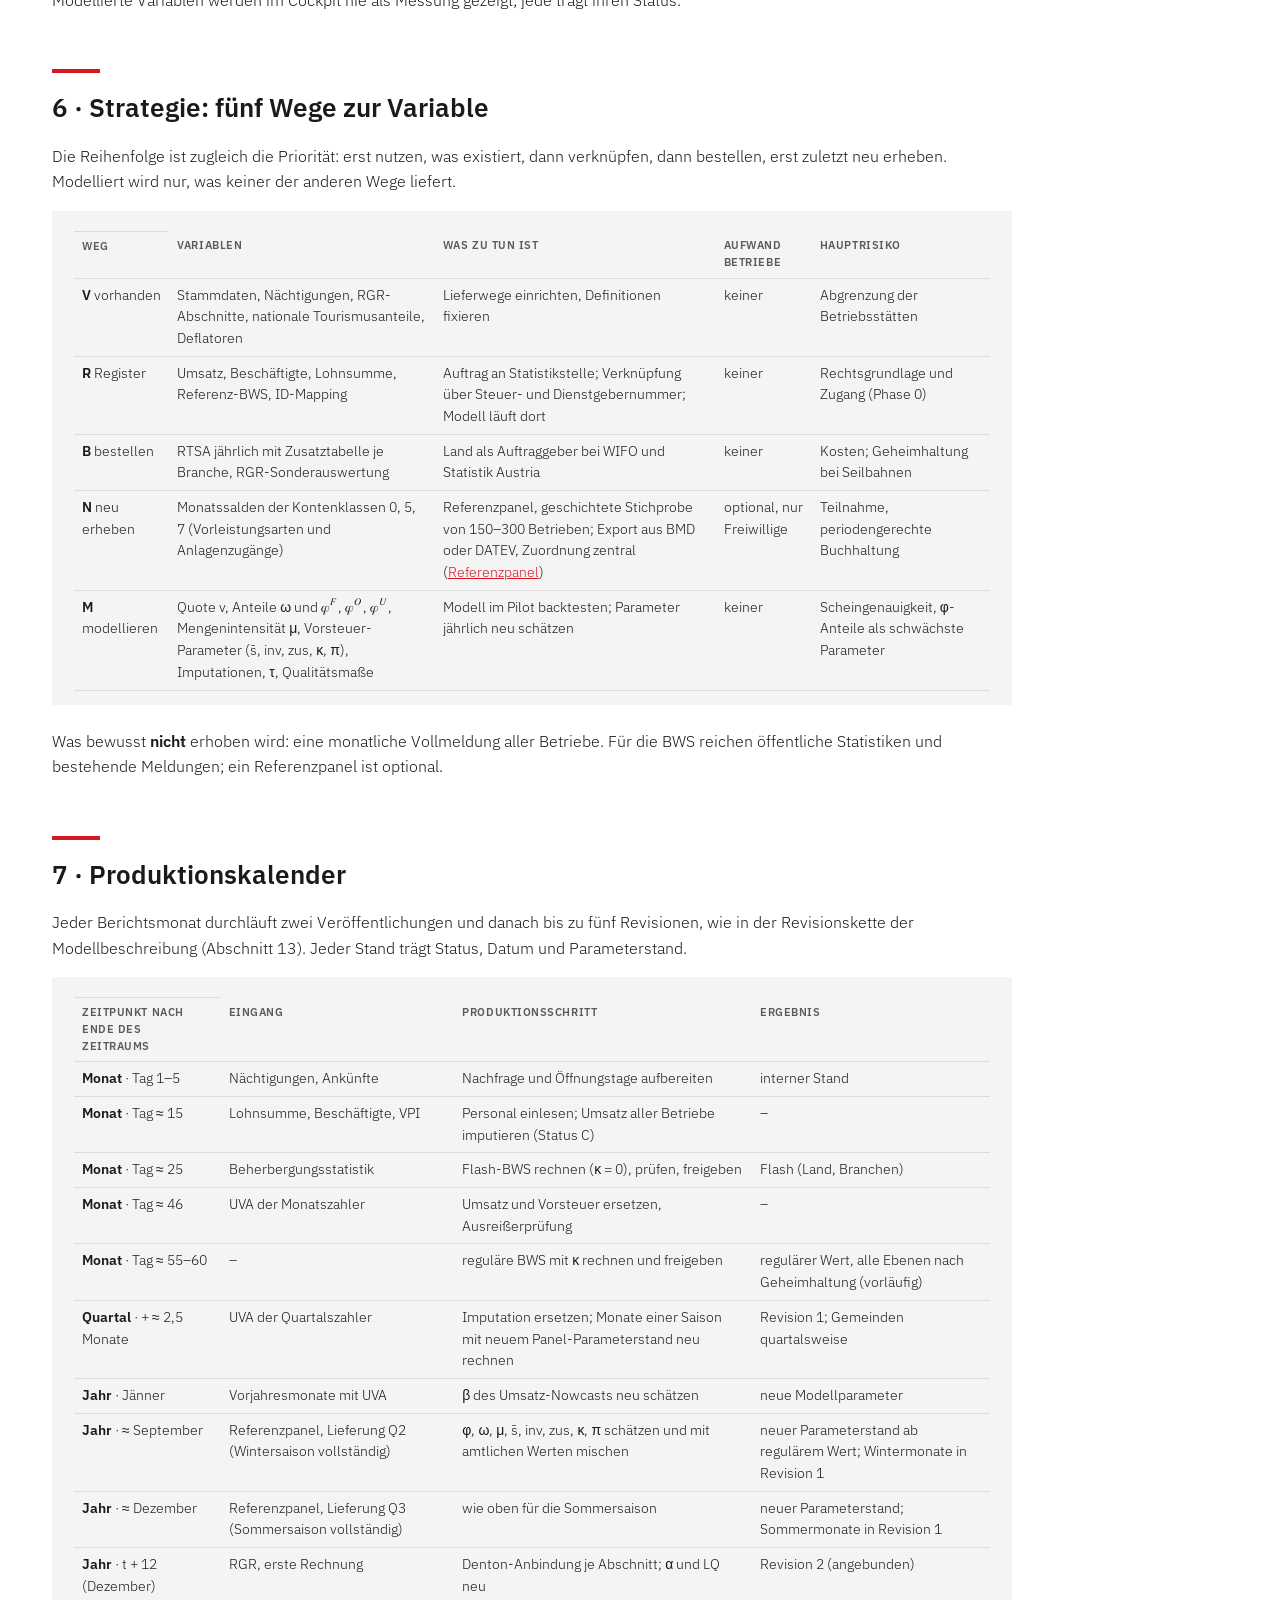
<file: kennzahlenproduktion.html>
<!DOCTYPE html>
<html lang="de-AT">
<head>
<meta charset="utf-8">
<meta name="viewport" content="width=device-width, initial-scale=1">
<title>Tourismusmonitor Vorarlberg – Kennzahlenproduktion</title>
<meta name="description" content="Kennzahlenproduktion laufende BWS: Variablen und Erhebungsstrategie">
<link rel="stylesheet" href="assets/site.css">
</head>
<body>
<div class="vh-top"></div>
<header class="vh">
  <div class="vh-in">
    <div class="vh-name">Tourismusmonitor <span>Vorarlberg</span></div>
    <nav class="vh-nav" aria-label="Seiten">
      <a href="index.html">Dashboard</a><a href="executive-summary.html">Executive Summary</a><a href="modell.html">Modell</a><a href="kennzahlenproduktion.html" aria-current="page">Kennzahlenproduktion</a><a href="referenzpanel.html">Referenzpanel</a>
    </nav>
    <div class="vh-proto">Prototyp · fiktive Daten</div>
  </div>
  <nav class="vh-sub" aria-label="Auf dieser Seite"><div class="vh-sub-in"><a href="#auf-einen-blick">Auf einen Blick</a><a href="#ohne-neue-erhebung-alles-aus-vorhandenen-daten">Ohne neue
Erhebung</a><a href="#grundmodell">Grundmodell</a><a href="#wie-die-quellen-in-die-akute-schätzung-einfließen">Wie die
Quellen in die akute Schätzung einfließen</a><a href="#variablenkatalog">Variablenkatalog</a><a href="#strategie-fünf-wege-zur-variable">Strategie</a><a href="#produktionskalender">Produktionskalender</a><a href="#rollen">Rollen</a><a href="#offene-punkte-und-risiken">Offene Punkte und Risiken</a></div></nav>
</header>
<main class="page">
<div class="tm tm-doc">
  <p class="tm-kicker">Produktion</p>
  <h1 class="tm-title">Kennzahlenproduktion laufende BWS: Variablen und Erhebungsstrategie</h1>
<p class="tm-note">Stand: 20. November 2026 · Moritz</p>
<h2 class="tm-h2" id="auf-einen-blick">1 · Auf einen Blick</h2>
<p>Die laufende BWS entsteht aus öffentlichen Statistiken, bereits
gemeldeten Registerdaten und einem Schätzmodell bei der Statistikstelle.
Sie wird zweimal pro Monat veröffentlicht und einmal pro Jahr an RGR und
RTSA angebunden.</p>
<figure>
<svg aria-label="Produktionskette: öffentliche Daten und bestehende Meldungen reichen aus" class="tm-flow" role="img" viewbox="0 0 760 470">
<defs><marker id="kah" markerheight="6" markerwidth="6" orient="auto-start-reverse" refx="9" refy="5" viewbox="0 0 10 10"><path d="M0 0L10 5L0 10z" fill="#9A9A9A"></path></marker></defs>
<g fill="#1A1A1A" font-family="'IBM Plex Sans',Helvetica,Arial,sans-serif" font-size="13">
<text font-size="15" font-weight="600" x="24" y="32">Öffentliche Daten
und bestehende Meldungen reichen aus</text>
<text fill="#5A5A5A" font-size="11.5" letter-spacing=".08em" x="24" y="76">QUELLEN</text>
<text fill="#5A5A5A" font-size="11.5" letter-spacing=".08em" x="278" y="76">STATISTIKSTELLE</text>
<text fill="#5A5A5A" font-size="11.5" letter-spacing=".08em" x="560" y="76">DASHBOARD</text>
<g fill="none" stroke="#9A9A9A" stroke-width="1.25">
<rect height="56" width="210" x="24" y="90"></rect><rect height="56" width="210" x="24" y="166"></rect><rect height="56" stroke-dasharray="5 4" width="210" x="24" y="242"></rect>
<rect fill="#F4F4F4" height="232" stroke="none" width="250" x="262" y="84"></rect>
<rect fill="#fff" height="56" width="218" x="278" y="96"></rect><rect fill="#fff" height="56" width="218" x="278" y="244"></rect>
<rect height="56" width="176" x="560" y="130"></rect><rect height="56" width="176" x="560" y="206"></rect>
<rect height="56" width="218" x="278" y="382"></rect> </g>
<rect fill="#D81820" fill-opacity="0.08" height="56" stroke="#D81820" stroke-width="2" width="218" x="278" y="170"></rect>
<g fill="none" marker-end="url(#kah)" stroke="#9A9A9A" stroke-width="1.25">
<path d="M234 118H276"></path><path d="M234 194H276"></path><path d="M387 152V168"></path><path d="M387 226V242"></path>
<path d="M512 172H558"></path><path d="M512 220L536 220L536 234H558"></path><path d="M387 382V318"></path>
</g>
<path d="M234 270H262" fill="none" marker-end="url(#kah)" stroke="#9A9A9A" stroke-dasharray="4 3" stroke-width="1.25"></path>
<text font-weight="600" x="40" y="114">Öffentlich</text><text fill="#5A5A5A" font-size="11.5" x="40" y="133">LSE,
IO-Tabelle, VPI, Energiepreise</text>
<text font-weight="600" x="40" y="190">Bereits
gemeldet</text><text fill="#5A5A5A" font-size="11.5" x="40" y="209">UVA,
mBGM, Gästemeldewesen</text>
<text font-weight="600" x="40" y="266">Optional</text><text fill="#5A5A5A" font-size="11.5" x="40" y="285">freiwilliges
Referenzpanel</text>
<text font-weight="600" x="294" y="120">Verknüpfen</text><text fill="#5A5A5A" font-size="11.5" x="294" y="139">ID-Mapping,
Status A–F, K</text>
<text font-weight="600" x="294" y="194">BWS-Modell</text><text font-size="11.5" x="294" y="213">Strukturmodell
+ Vorsteuer-Signal</text>
<text font-weight="600" x="294" y="268">Geheimhaltung</text><text fill="#5A5A5A" font-size="11.5" x="294" y="287">ab
10 Betrieben, Dominanzregel</text>
<text font-weight="600" x="576" y="154">Flash · Tag ≈
25</text><text fill="#5A5A5A" font-size="11.5" x="576" y="173">Land und
Branchen</text> <text font-weight="600" x="576" y="230">Regulär · Tag ≈
55–60</text><text fill="#5A5A5A" font-size="11.5" x="576" y="249">alle
Ebenen</text>
<text fill="#5A5A5A" font-size="11.5" x="396" y="356">jährliche
Anbindung</text>
<text font-weight="600" x="294" y="406">Jahresanker</text><text fill="#5A5A5A" font-size="11.5" x="294" y="425">RGR
t+12, t+24 · RTSA t+22</text> </g>
</svg>
<figcaption>
Produktionskette der laufenden BWS
</figcaption>
</figure>
<p>Kein Betrieb liefert zusätzliche Daten. Ein freiwilliges
Referenzpanel kann das Ergebnis später verfeinern, ist aber keine
Voraussetzung.</p>
<h2 class="tm-h2" id="ohne-neue-erhebung-alles-aus-vorhandenen-daten">2 · Ohne neue
Erhebung: alles aus vorhandenen Daten</h2>
<p><strong>Kein Betrieb muss Buchhaltungsdaten liefern.</strong> Jede
Größe des Modells lässt sich aus öffentlichen Statistiken schätzen oder
aus Meldungen, die Betriebe ohnehin monatlich an Finanzamt und
Sozialversicherung abgeben. Betriebsbuchhaltung macht das Ergebnis nur
genauer; sie ist ein freiwilliger Ausbau, keine Voraussetzung.</p>
<h3 class="tm-h3" id="jede-modellgröße-und-ihre-quelle-ohne-erhebung">2.1 Jede
Modellgröße und ihre Quelle ohne Erhebung</h3>
<div class="tm-card tm-tblwrap"><table class="tm-tbl">

<thead>
<tr class="header">
<th>
<tr class="header">
<th>Modellgröße</th>
<th>Geschätzt aus</th>
<th>Art der Quelle</th>
<th>Nur optional genauer durch</th>
</tr>
</thead>
<tbody>
<tr class="odd">
<td>Umsatz bzw. Produktionswert je Monat</td>
<td>Stufe 0: Jahresproduktionswert der Branche in Vorarlberg aus der
Leistungs- und Strukturstatistik (LSE), auf Monate verteilt und
fortgeschrieben mit Nächtigungen, Beschäftigten und VPI. Stufe 1:
UVA-Umsatz</td>
<td><strong>öffentlich</strong> bzw. <strong>bereits
gemeldet</strong></td>
<td>–</td>
</tr>
<tr class="even">
<td>Vorleistungsquote v</td>
<td>LSE: Waren- und Dienstleistungskäufe geteilt durch Produktionswert,
je ÖNACE-Abteilung und Bundesland bzw. je Klasse und Größenklasse für
Österreich</td>
<td><strong>öffentlich</strong></td>
<td>Steuerdaten je Betrieb</td>
</tr>
<tr class="odd">
<td>Struktur der Vorleistungen ω (Lebensmittel, Energie, Miete …)</td>
<td>Input-Output-Tabelle von Statistik Austria: Vorleistungen jeder
Branche nach Gütergruppen</td>
<td><strong>öffentlich</strong></td>
<td>Referenzpanel (Modell, Formel 6.10)</td>
</tr>
<tr class="even">
<td>Kostenverhalten
<math display="inline" xmlns="http://www.w3.org/1998/Math/MathML"><semantics><msup><mi>φ</mi><mi>F</mi></msup><annotation encoding="application/x-tex">\varphi^{F}</annotation></semantics></math>,
<math display="inline" xmlns="http://www.w3.org/1998/Math/MathML"><semantics><msup><mi>φ</mi><mi>O</mi></msup><annotation encoding="application/x-tex">\varphi^{O}</annotation></semantics></math>,
<math display="inline" xmlns="http://www.w3.org/1998/Math/MathML"><semantics><msup><mi>φ</mi><mi>U</mi></msup><annotation encoding="application/x-tex">\varphi^{U}</annotation></semantics></math></td>
<td>dieselben Gütergruppen der Input-Output-Tabelle, je einem Typ
zugeordnet: Mieten, Versicherungen, Finanzdienste → fix; Energie,
Reinigung, Instandhaltung → öffnungsabhängig; Nahrungsmittel, Getränke,
Handelsware, Vermittlung → umsatzabhängig</td>
<td><strong>öffentlich</strong></td>
<td>Referenzpanel (Modell, Formel 6.8)</td>
</tr>
<tr class="odd">
<td>Mengenintensität μ der Vorleistungen</td>
<td>Annahme: gleichbleibend (μ = 1) bis zur nächsten LSE</td>
<td><strong>Annahme</strong></td>
<td>Referenzpanel (Modell, Formel 6.2a)</td>
</tr>
<tr class="even">
<td>Energiepreise</td>
<td>ÖSPI und ÖGPI der Österreichischen Energieagentur</td>
<td><strong>öffentlich</strong></td>
<td>Smart-Meter-Daten</td>
</tr>
<tr class="odd">
<td>Preise der eigenen Leistung und der Vorleistungen</td>
<td>VPI-Teilindizes</td>
<td><strong>öffentlich</strong></td>
<td>–</td>
</tr>
<tr class="even">
<td>Öffnungstage</td>
<td>Nächtigungen je Gemeinde bzw. Betrieb, Beschäftigte</td>
<td><strong>bereits gemeldet</strong> (Meldewesen,
Sozialversicherung)</td>
<td>–</td>
</tr>
<tr class="odd">
<td>Beschäftigte, Lohnsumme</td>
<td>Stufe 0: Beschäftigte nach Bundesland und Wirtschaftszweig (Open
Data der Sozialversicherung) × Personalaufwand je Beschäftigtem aus der
LSE. Stufe 1: mBGM</td>
<td><strong>öffentlich</strong> bzw. <strong>bereits
gemeldet</strong></td>
<td>–</td>
</tr>
<tr class="even">
<td>Lohnnebenkosten α</td>
<td>RGR: Arbeitnehmerentgelt ÷ mBGM-Lohnsumme; bis zur ersten
RGR-Rechnung Startwert 0,3</td>
<td><strong>öffentlich</strong></td>
<td>Steuerdaten</td>
</tr>
<tr class="odd">
<td>Vorsteuer-Signal</td>
<td>in der UVA enthalten; Umrechnung mit s̄, inv, zus aus IO-Tabelle, LSE und Bilanzdatenbank</td>
<td><strong>bereits gemeldet</strong></td>
<td>Referenzpanel (s̄, inv, zus, κ, Glättungsgewichte π)</td>
</tr>
<tr class="even">
<td>Anker und Tourismusanteile</td>
<td>RGR, RTSA, Bundes-TSA</td>
<td><strong>öffentlich</strong> (RTSA im Auftrag des Landes)</td>
<td>Zusatztabelle je Branche</td>
</tr>
</tbody>
</table></div>
<h3 class="tm-h3" id="vier-stufen-keine-braucht-betriebsbuchhaltung">2.2 Vier Stufen,
keine braucht Betriebsbuchhaltung</h3>
<div class="tm-card tm-tblwrap"><table class="tm-tbl">

<thead>
<tr class="header">
<th>
<tr class="header">
<th>Stufe</th>
<th>Daten</th>
<th>Ergebnis</th>
<th>Aufwand Betriebe</th>
<th>Rechtsgrundlage, Datenschutz</th>
</tr>
</thead>
<tbody>
<tr class="odd">
<td><strong>0 · Öffentlich</strong></td>
<td>LSE, Input-Output-Tabelle, RGR, RTSA, Nächtigungen, Beschäftigte
nach Branche, VPI, Energiepreise</td>
<td>monatliche BWS je Branche für Vorarlberg; grob je Destination</td>
<td>keiner</td>
<td>keine; nur veröffentlichte Aggregate</td>
</tr>
<tr class="even">
<td><strong>1 · Register</strong></td>
<td>zusätzlich UVA und mBGM je Betrieb, verknüpft bei der
Statistikstelle</td>
<td>BWS je Gemeinde und Destination, Datenqualität je Betrieb</td>
<td>keiner, die Meldungen gibt es schon</td>
<td>Auftrag an die Statistikstelle; Einzeldaten verlassen sie nie</td>
</tr>
<tr class="odd">
<td>2 · Steuerdaten (optional)</td>
<td>zusätzlich jährliche Steuer- bzw. LSE-Mikrodaten</td>
<td>betriebsindividuelle Quoten</td>
<td>keiner</td>
<td>wie Stufe 1</td>
</tr>
<tr class="even">
<td>3 · Referenzpanel (optional)</td>
<td>zusätzlich freiwilliger Export der Monatssalden (Kontenklassen 0, 5, 7) von 150–300 Betrieben über die Steuerberatung</td>
<td>gemessene Strukturparameter φ, ω, μ, κ, s̄, inv, zus, π; setzt Stufe 1 voraus</td>
<td>nur Freiwillige</td>
<td>Einwilligung, kein Gesetz</td>
</tr>
</tbody>
</table></div>
<p>Stufe 0 kann sofort starten. Stufe 1 ist der eigentliche Monitor; die
einzige offene Frage dort ist der Auftrag an die Statistikstelle, nicht
eine neue Meldepflicht.</p>
<h3 class="tm-h3" id="stufe-0-in-drei-zeilen">2.3 Stufe 0 in drei Zeilen</h3>
<p><math display="block" xmlns="http://www.w3.org/1998/Math/MathML"><semantics><mrow><msub><mrow><mi>𝑃</mi><mi>𝑊</mi></mrow><mrow><mi>s</mi><mo>,</mo><mi>V</mi><mo>,</mo><mi>t</mi></mrow></msub><mo>=</mo><msubsup><mrow><mi>𝑃</mi><mi>𝑊</mi></mrow><mrow><mi>s</mi><mo>,</mo><mi>V</mi><mo>,</mo><mi>y</mi><mo>−</mo><mn>1</mn></mrow><mrow><mi mathvariant="normal">L</mi><mi mathvariant="normal">S</mi><mi mathvariant="normal">E</mi></mrow></msubsup><mo>⋅</mo><msub><mi>m</mi><mrow><mi>s</mi><mo>,</mo><mi>t</mi></mrow></msub><mo>⋅</mo><mrow><mo form="prefix" stretchy="true">(</mo><mn>1</mn><mo>+</mo><msub><mover><mi>g</mi><mo accent="true">̂</mo></mover><mrow><mi>s</mi><mo>,</mo><mi>t</mi></mrow></msub><mo form="postfix" stretchy="true">)</mo></mrow></mrow><annotation encoding="application/x-tex">
\mathit{PW}_{s,V,t} = \mathit{PW}^{\mathrm{LSE}}_{s,V,y-1} \cdot m_{s,t} \cdot \left(1 + \hat g_{s,t}\right)
</annotation></semantics></math></p>
<p><math display="block" xmlns="http://www.w3.org/1998/Math/MathML"><semantics><mrow><msub><mover><mi>V</mi><mo accent="true">̂</mo></mover><mrow><mi>s</mi><mo>,</mo><mi>V</mi><mo>,</mo><mi>t</mi></mrow></msub><mo>=</mo><msub><mover><mi>v</mi><mo accent="true">̂</mo></mover><mrow><mi>s</mi><mo>,</mo><mi>y</mi></mrow></msub><mspace width="0.167em"></mspace><msub><mover><mrow><mi>𝑃</mi><mi>𝑊</mi></mrow><mo accent="true">̂</mo></mover><mrow><mi>s</mi><mo>,</mo><mi>V</mi><mo>,</mo><mi>y</mi></mrow></msub><mrow><mo form="prefix" stretchy="true">[</mo><msubsup><mi>φ</mi><mi>s</mi><mi>F</mi></msubsup><mspace width="0.167em"></mspace><mfrac><mn>1</mn><mn>12</mn></mfrac><mo>+</mo><msubsup><mi>φ</mi><mi>s</mi><mi>O</mi></msubsup><mspace width="0.167em"></mspace><mfrac><msub><mi>O</mi><mrow><mi>s</mi><mo>,</mo><mi>t</mi></mrow></msub><msub><mover><mi>O</mi><mo accent="true">̂</mo></mover><mrow><mi>s</mi><mo>,</mo><mi>y</mi></mrow></msub></mfrac><mo>+</mo><msubsup><mi>φ</mi><mi>s</mi><mi>U</mi></msubsup><mspace width="0.167em"></mspace><mfrac><msub><mrow><mi>𝑃</mi><mi>𝑊</mi></mrow><mrow><mi>s</mi><mo>,</mo><mi>V</mi><mo>,</mo><mi>t</mi></mrow></msub><msub><mover><mrow><mi>𝑃</mi><mi>𝑊</mi></mrow><mo accent="true">̂</mo></mover><mrow><mi>s</mi><mo>,</mo><mi>V</mi><mo>,</mo><mi>y</mi></mrow></msub></mfrac><mo form="postfix" stretchy="true">]</mo></mrow></mrow><annotation encoding="application/x-tex">
\hat V_{s,V,t} = \hat v_{s,y} \, \widehat{\mathit{PW}}_{s,V,y} \left[ \varphi^{F}_{s} \, \frac{1}{12} + \varphi^{O}_{s} \, \frac{O_{s,t}}{\hat O_{s,y}} + \varphi^{U}_{s} \, \frac{\mathit{PW}_{s,V,t}}{\widehat{\mathit{PW}}_{s,V,y}} \right]
</annotation></semantics></math></p>
<p><math display="block" xmlns="http://www.w3.org/1998/Math/MathML"><semantics><mrow><msub><mrow><mi>𝐵</mi><mi>𝑊</mi><mi>𝑆</mi></mrow><mrow><mi>s</mi><mo>,</mo><mi>V</mi><mo>,</mo><mi>t</mi></mrow></msub><mo>=</mo><msub><mrow><mi>𝑃</mi><mi>𝑊</mi></mrow><mrow><mi>s</mi><mo>,</mo><mi>V</mi><mo>,</mo><mi>t</mi></mrow></msub><mo>−</mo><msub><mover><mi>V</mi><mo accent="true">̂</mo></mover><mrow><mi>s</mi><mo>,</mo><mi>V</mi><mo>,</mo><mi>t</mi></mrow></msub></mrow><annotation encoding="application/x-tex">
\mathit{BWS}_{s,V,t} = \mathit{PW}_{s,V,t} - \hat V_{s,V,t}
</annotation></semantics></math></p>
<ul>
<li><strong><math display="inline" xmlns="http://www.w3.org/1998/Math/MathML"><semantics><msup><mrow><mi>𝑃</mi><mi>𝑊</mi></mrow><mrow><mi mathvariant="normal">L</mi><mi mathvariant="normal">S</mi><mi mathvariant="normal">E</mi></mrow></msup><annotation encoding="application/x-tex">\mathit{PW}^{\mathrm{LSE}}</annotation></semantics></math></strong>:
Produktionswert der Branche s in Vorarlberg laut veröffentlichter LSE
(letztes verfügbares Jahr).</li>
<li><strong>m(s,t)</strong>: Monatsanteil im Jahr, aus dem Profil der
Nächtigungen (Beherbergung) bzw. der Beschäftigten (übrige Branchen) des
Vorjahres.</li>
<li><strong>ĝ(s,t)</strong>: Veränderung gegenüber dem Vorjahresmonat
aus Nächtigungen, Beschäftigten und VPI (Nowcast aus Abschnitt 4.2 auf
Branchenebene).</li>
<li><strong>v̂, φ</strong>: aus LSE und Input-Output-Tabelle,
Energieanteil mit ÖSPI und ÖGPI fortgeschrieben (Abschnitt 3.3).</li>
</ul>
<h3 class="tm-h3" id="was-ohne-betriebsdaten-verloren-geht">2.4 Was ohne Betriebsdaten
verloren geht</h3>
<p>Die Landessumme je Branche bleibt belastbar, weil sie jährlich an RGR
und RTSA angebunden wird. Ungenauer werden drei Dinge: Unterschiede
zwischen einzelnen Betrieben (alle Betriebe einer Branche haben dieselbe
Quote), kleine Regionen (Destinationswerte hängen am Branchenmix) und
der Saisonverlauf der Kosten (folgt der Zuordnung der Gütergruppen,
nicht gemessenen Monatskosten). Das Fehlerband im Cockpit ist
entsprechend breiter.</p>
<p>Zu beachten: Seit Jänner 2025 gilt ÖNACE 2025; Zeitreihen nach
Wirtschaftszweig haben dort einen kleinen Bruch.</p>
<h2 class="tm-h2" id="grundmodell">3 · Grundmodell</h2>
<p>Das Modell schätzt für jede Betriebsstätte und jeden Monat den
Produktionswert und die Vorleistungen getrennt; die BWS ist die
Differenz. Personalkosten sind nie Vorleistungen: Sie sind Teil der BWS
und dienen nur als Erklärungs- und Kontrollgröße. Die Schrittnummern
entsprechen der Modellbeschreibung und dem Durchlauf im Dashboard: 1
Produktionswert, 2a Strukturmodell, 2b Vorsteuer-Signal, 2c Gewichtung,
3 BWS und Personal, 4 Kontrollen, 5 Anbindung, 6 Kennzahlen.</p>
<h3 class="tm-h3" id="indizes">3.1 Indizes</h3>
<div class="tm-card tm-tblwrap"><table class="tm-tbl">

<thead>
<tr class="header">
<th>Index</th>
<th>Bedeutung</th>
</tr>
</thead>
<tbody>
<tr class="odd">
<td>i</td>
<td>Betriebsstätte (Hotel in Lech, Restaurant in Dornbirn, Seilbahn in
Schruns usw.)</td>
</tr>
<tr class="even">
<td>s</td>
<td>Branche: ÖNACE-Klasse, zusammengefasst zu den 8 Tourismusgruppen des
Monitors</td>
</tr>
<tr class="odd">
<td>r</td>
<td>Region: Gemeinde g, Destination, Land V</td>
</tr>
<tr class="even">
<td>t</td>
<td>Kalendermonat; t−12 = derselbe Monat im Vorjahr</td>
</tr>
<tr class="odd">
<td>y</td>
<td>Kalenderjahr, zu dem t gehört</td>
</tr>
<tr class="even">
<td>y*</td>
<td>letztes Jahr, für das der Betrieb Referenzdaten hat (Steuer- oder
Strukturdaten)</td>
</tr>
<tr class="odd">
<td>k</td>
<td>Vorleistungsart: W Waren (Lebensmittel, Getränke, Handelsware), E
Energie (Strom, Gas, Wärme, Treibstoff), F Fremdleistungen und
Instandhaltung, M Miete, Pacht, Leasing, S Sonstiges (Versicherung,
Beratung, Marketing, Provisionen, Gebühren)</td>
</tr>
</tbody>
</table></div>
<h3 class="tm-h3" id="schritt-1-produktionswert">3.2 Schritt 1 · Produktionswert</h3>
<p><math display="block" xmlns="http://www.w3.org/1998/Math/MathML"><semantics><mrow><msub><mrow><mi>𝑃</mi><mi>𝑊</mi></mrow><mrow><mi>i</mi><mo>,</mo><mi>t</mi></mrow></msub><mo>=</mo><msub><mi>U</mi><mrow><mi>i</mi><mo>,</mo><mi>t</mi></mrow></msub><mo>⋅</mo><mrow><mo form="prefix" stretchy="true">(</mo><mn>1</mn><mo>+</mo><msub><mi>z</mi><mi>i</mi></msub><mo form="postfix" stretchy="true">)</mo></mrow></mrow><annotation encoding="application/x-tex">
\mathit{PW}_{i,t} = U_{i,t} \cdot \left(1 + z_i\right)
</annotation></semantics></math></p>
<ul>
<li><strong>U</strong> ist der Nettoumsatz des Monats laut UVA (Kennzahl
000: Bemessungsgrundlage für Lieferungen und sonstige Leistungen
inklusive Anzahlungen, ohne Umsatzsteuer). Zusätzlich wird die
Aufteilung nach Steuersätzen (10 %, 13 %, 20 %) mitgeführt; sie trennt
grob Beherbergung und Speisen (10 %) von Getränken und sonstigen
Leistungen (20 %).</li>
<li><strong>z</strong> ist ein betrieblicher Zuschlag für alles, was im
Produktionswert, aber nicht im Umsatz steckt (aktivierte
Eigenleistungen, Bestandsveränderungen), abzüglich Umsätzen, die keine
Produktion sind (z. B. Verkauf von Anlagegütern). Berechnung aus dem
Referenzjahr: z =
<math display="inline" xmlns="http://www.w3.org/1998/Math/MathML"><semantics><msup><mrow><mi>𝑃</mi><mi>𝑊</mi></mrow><mrow><mi mathvariant="normal">r</mi><mi mathvariant="normal">e</mi><mi mathvariant="normal">f</mi></mrow></msup><annotation encoding="application/x-tex">\mathit{PW}^{\mathrm{ref}}</annotation></semantics></math>
/
<math display="inline" xmlns="http://www.w3.org/1998/Math/MathML"><semantics><msup><mi>U</mi><mrow><mi mathvariant="normal">r</mi><mi mathvariant="normal">e</mi><mi mathvariant="normal">f</mi></mrow></msup><annotation encoding="application/x-tex">U^{\mathrm{ref}}</annotation></semantics></math>
− 1. In Stufe 1 gilt z = 0.</li>
<li><strong>Zeitpunkt:</strong> UVA-Umsätze folgen der Steuerschuld,
nicht der Leistung. Anzahlungen für Aufenthalte und Umsätze von
Ist-Versteuerern erscheinen im Zahlungsmonat. Betriebe mit hohem
Anzahlungsanteil (Abweichung zwischen Umsatz- und Nächtigungsprofil)
werden markiert und mit einem gleitenden Dreimonatswert geführt.</li>
</ul>
<h3 class="tm-h3" id="schritt-2a-strukturmodell-vorleistungsquote-des-jahres">3.3
Schritt 2a · Strukturmodell: Vorleistungsquote des Jahres</h3>
<p>Die Vorleistungsquote v ist der Anteil der Vorleistungen am
Produktionswert eines Jahres; die BWS-Quote ist q = 1 − v. Sie entsteht
in drei Teilen.</p>
<p><strong>a) Ausgangswert aus eigener Historie und Modell</strong></p>
<p><math display="block" xmlns="http://www.w3.org/1998/Math/MathML"><semantics><mrow><msubsup><mover><mi>v</mi><mo accent="true">̂</mo></mover><mrow><mi>i</mi><mo>,</mo><mi>y</mi></mrow><mn>0</mn></msubsup><mo>=</mo><msub><mi>λ</mi><mi>i</mi></msub><mspace width="0.167em"></mspace><msub><mi>v</mi><mrow><mi>i</mi><mo>,</mo><msup><mi>y</mi><mo>*</mo></msup></mrow></msub><mo>+</mo><mrow><mo form="prefix" stretchy="true">(</mo><mn>1</mn><mo>−</mo><msub><mi>λ</mi><mi>i</mi></msub><mo form="postfix" stretchy="true">)</mo></mrow><msubsup><mover><mi>v</mi><mo accent="true">̂</mo></mover><mrow><mi>i</mi><mo>,</mo><mi>y</mi></mrow><mi>M</mi></msubsup></mrow><annotation encoding="application/x-tex">
\hat v^{0}_{i,y} = \lambda_i \, v_{i,y^*} + \left(1 - \lambda_i\right) \hat v^{M}_{i,y}
</annotation></semantics></math></p>
<p><math display="block" xmlns="http://www.w3.org/1998/Math/MathML"><semantics><mrow><msub><mi>λ</mi><mi>i</mi></msub><mo>=</mo><mfrac><msub><mi>n</mi><mi>i</mi></msub><mrow><msub><mi>n</mi><mi>i</mi></msub><mo>+</mo><msub><mi>n</mi><mn>0</mn></msub></mrow></mfrac></mrow><annotation encoding="application/x-tex">
\lambda_i = \frac{n_i}{n_i + n_0}
</annotation></semantics></math></p>
<ul>
<li><strong>v(i, y*)</strong>: tatsächliche Vorleistungsquote des
Betriebs im letzten Referenzjahr
(<math display="inline" xmlns="http://www.w3.org/1998/Math/MathML"><semantics><msup><mi>V</mi><mrow><mi mathvariant="normal">r</mi><mi mathvariant="normal">e</mi><mi mathvariant="normal">f</mi></mrow></msup><annotation encoding="application/x-tex">V^{\mathrm{ref}}</annotation></semantics></math>
/
<math display="inline" xmlns="http://www.w3.org/1998/Math/MathML"><semantics><msup><mrow><mi>𝑃</mi><mi>𝑊</mi></mrow><mrow><mi mathvariant="normal">r</mi><mi mathvariant="normal">e</mi><mi mathvariant="normal">f</mi></mrow></msup><annotation encoding="application/x-tex">\mathit{PW}^{\mathrm{ref}}</annotation></semantics></math>).</li>
<li><strong><math display="inline" xmlns="http://www.w3.org/1998/Math/MathML"><semantics><msup><mover><mi>v</mi><mo accent="true">̂</mo></mover><mi>M</mi></msup><annotation encoding="application/x-tex">\hat v^{M}</annotation></semantics></math></strong>:
Modellwert aus dem hierarchischen Quotenmodell (logistisch, je Branche,
mit Personalintensität, Größe, Betten, Umsatzanteil nach Steuersätzen,
Region). Er ersetzt die eigene Historie bei neuen Betrieben ganz.</li>
<li><strong>λ</strong>: Gewicht der eigenen Historie zwischen 0 und 1.
n(i) ist die Zahl der vorhandenen Referenzjahre (höchstens die letzten
drei),
<math display="inline" xmlns="http://www.w3.org/1998/Math/MathML"><semantics><msub><mi>n</mi><mn>0</mn></msub><annotation encoding="application/x-tex">n_0</annotation></semantics></math>
eine Glättungskonstante, die im Backtesting geschätzt wird (Startwert
<math display="inline" xmlns="http://www.w3.org/1998/Math/MathML"><semantics><msub><mi>n</mi><mn>0</mn></msub><annotation encoding="application/x-tex">n_0</annotation></semantics></math>
= 2, also λ = 0,6 bei drei Jahren). Nach Übernahme, Umbau oder
Konzeptwechsel wird n(i) auf 0 gesetzt.</li>
</ul>
<p><strong>b) Preisfortschreibung</strong></p>
<p>Wenn Einkaufspreise anders steigen als die eigenen Preise, verschiebt
sich die Quote auch ohne Veränderung im Betrieb. Das ist für Energie
entscheidend: Der Gaspreisindex ÖGPI lag im Oktober 2026 um 125 % über
dem Vorjahr. Eine Vorjahresquote würde die BWS diesen Winter
überschätzen.</p>
<p><math display="block" xmlns="http://www.w3.org/1998/Math/MathML"><semantics><mrow><msub><mover><mi>v</mi><mo accent="true">̂</mo></mover><mrow><mi>i</mi><mo>,</mo><mi>y</mi></mrow></msub><mo>=</mo><msubsup><mover><mi>v</mi><mo accent="true">̂</mo></mover><mrow><mi>i</mi><mo>,</mo><mi>y</mi></mrow><mn>0</mn></msubsup><mo>⋅</mo><msub><mi>Π</mi><mrow><mi>s</mi><mo>,</mo><mi>y</mi></mrow></msub><mo>⋅</mo><msub><mi>μ</mi><mrow><mi>s</mi><mo>,</mo><mi>y</mi></mrow></msub><mo>,</mo><mspace width="2.0em"></mspace><msub><mi>Π</mi><mrow><mi>s</mi><mo>,</mo><mi>y</mi></mrow></msub><mo>=</mo><mfrac><mrow><munder><mo>∑</mo><mi>k</mi></munder><msub><mi>ω</mi><mrow><mi>s</mi><mo>,</mo><mi>k</mi></mrow></msub><mspace width="0.167em"></mspace><msub><mi>P</mi><mrow><mi>k</mi><mo>,</mo><mi>y</mi></mrow></msub><mi>/</mi><msub><mi>P</mi><mrow><mi>k</mi><mo>,</mo><msup><mi>y</mi><mo>*</mo></msup></mrow></msub></mrow><mrow><msubsup><mi>P</mi><mrow><mi>s</mi><mo>,</mo><mi>y</mi></mrow><mrow><mi mathvariant="normal">P</mi><mi mathvariant="normal">W</mi></mrow></msubsup><mi>/</mi><msubsup><mi>P</mi><mrow><mi>s</mi><mo>,</mo><msup><mi>y</mi><mo>*</mo></msup></mrow><mrow><mi mathvariant="normal">P</mi><mi mathvariant="normal">W</mi></mrow></msubsup></mrow></mfrac><mo>,</mo><mspace width="2.0em"></mspace><mi>k</mi><mo>∈</mo><mo stretchy="false" form="prefix">{</mo><mi>W</mi><mo>,</mo><mi>E</mi><mo>,</mo><mi>F</mi><mo>,</mo><mi>M</mi><mo>,</mo><mi>S</mi><mo stretchy="false" form="postfix">}</mo></mrow><annotation encoding="application/x-tex">\hat v_{i,y}=\hat v^{0}_{i,y}\cdot\Pi_{s,y}\cdot\mu_{s,y},\qquad \Pi_{s,y}=\frac{\sum_k\omega_{s,k}\,P_{k,y}/P_{k,y^*}}{P^{\mathrm{PW}}_{s,y}/P^{\mathrm{PW}}_{s,y^*}},\qquad k\in\{W,E,F,M,S\}</annotation></semantics></math></p>
<ul>
<li><strong>ω(s,k)</strong>: Anteil der Vorleistungsart k an den
Vorleistungen der Branche im Referenzjahr; die fünf Anteile summieren
sich zu 1. Quelle: Input-Output-Tabelle (öffentlich); mit Referenzpanel
nach Genauigkeit gemischt (Modell, Formeln 6.9 und 6.10), mit
Steuerdaten je Betrieb.</li>
<li><strong>P(k)</strong>: Preisindex je Vorleistungsart,
Jahresdurchschnitt der bis t vorliegenden Monate. W: VPI Nahrungsmittel
und Getränke; E: ÖSPI (Strom) und ÖGPI (Gas) der Österreichischen
Energieagentur, gewichtet mit dem Strom- und Gasanteil; F: VPI
Dienstleistungen bzw. Tariflohnindex; M: VPI (Indexmieten); S: VPI
gesamt.</li>
<li><strong><math display="inline" xmlns="http://www.w3.org/1998/Math/MathML"><semantics><msup><mi>P</mi><mrow><mi mathvariant="normal">P</mi><mi mathvariant="normal">W</mi></mrow></msup><annotation encoding="application/x-tex">P^{\mathrm{PW}}</annotation></semantics></math>(s)</strong>:
Preisindex der eigenen Leistung, VPI-Teilindex der Branche
(Beherbergung, Gastronomie, Sport- und Freizeitdienstleistungen).</li>
<li><strong>μ(s,y)</strong>: Mengenintensität, also die Veränderung der
realen Vorleistungen je Einheit Produktion seit dem Referenzjahr. Ohne
Referenzpanel gilt μ = 1; Energiesparen oder ein Wechsel zu
Fremdleistungen zeigt dann erst die nächste LSE. Mit Panel wird μ
gemessen (Modell, Formel 6.2a) und mit jeder neuen LSE wieder auf 1
gesetzt.</li>
</ul>
<p><strong>c) Plausibilitätsgrenzen</strong></p>
<p>v̂ wird auf das 5. bis 95. Perzentil der Referenzquoten der Branche
begrenzt. Werte außerhalb werden geprüft, nicht still gekappt.</p>
<h3 class="tm-h3" id="schritt-2a-strukturmodell-verteilung-der-jahresvorleistungen-auf-monate">3.4
Schritt 2a · Strukturmodell: Verteilung der Jahresvorleistungen auf
Monate</h3>
<p>Die Jahresvorleistungen werden nach dem Verhalten der Kosten in drei
Teile zerlegt:</p>
<p><math display="block" xmlns="http://www.w3.org/1998/Math/MathML"><semantics><mrow><msub><mover><mi>V</mi><mo accent="true">̂</mo></mover><mrow><mi>i</mi><mo>,</mo><mi>t</mi></mrow></msub><mo>=</mo><msub><mover><mi>v</mi><mo accent="true">̂</mo></mover><mrow><mi>i</mi><mo>,</mo><mi>y</mi></mrow></msub><mspace width="0.167em"></mspace><msub><mover><mrow><mi>𝑃</mi><mi>𝑊</mi></mrow><mo accent="true">̂</mo></mover><mrow><mi>i</mi><mo>,</mo><mi>y</mi></mrow></msub><mrow><mo stretchy="true" form="prefix">[</mo><msubsup><mi>φ</mi><mi>s</mi><mi>F</mi></msubsup><mspace width="0.167em"></mspace><mfrac><mn>1</mn><mn>12</mn></mfrac><mo>+</mo><msubsup><mi>φ</mi><mi>s</mi><mi>O</mi></msubsup><mspace width="0.167em"></mspace><mfrac><msub><mi>O</mi><mrow><mi>i</mi><mo>,</mo><mi>t</mi></mrow></msub><msub><mover><mi>O</mi><mo accent="true">̂</mo></mover><mrow><mi>i</mi><mo>,</mo><mi>y</mi></mrow></msub></mfrac><mo>+</mo><msubsup><mi>φ</mi><mi>s</mi><mi>U</mi></msubsup><mspace width="0.167em"></mspace><mfrac><msub><mrow><mi>𝑃</mi><mi>𝑊</mi></mrow><mrow><mi>i</mi><mo>,</mo><mi>t</mi></mrow></msub><msub><mover><mrow><mi>𝑃</mi><mi>𝑊</mi></mrow><mo accent="true">̂</mo></mover><mrow><mi>i</mi><mo>,</mo><mi>y</mi></mrow></msub></mfrac><mo stretchy="true" form="postfix">]</mo></mrow></mrow><annotation encoding="application/x-tex">\hat V_{i,t}=\hat v_{i,y}\,\widehat{\mathit{PW}}_{i,y}\left[\varphi^{F}_{s}\,\frac{1}{12}+\varphi^{O}_{s}\,\frac{O_{i,t}}{\hat O_{i,y}}+\varphi^{U}_{s}\,\frac{\mathit{PW}_{i,t}}{\widehat{\mathit{PW}}_{i,y}}\right]</annotation></semantics></math></p>
<p><math display="block" xmlns="http://www.w3.org/1998/Math/MathML"><semantics><mrow><msubsup><mi>φ</mi><mi>s</mi><mi>F</mi></msubsup><mo>+</mo><msubsup><mi>φ</mi><mi>s</mi><mi>O</mi></msubsup><mo>+</mo><msubsup><mi>φ</mi><mi>s</mi><mi>U</mi></msubsup><mo>=</mo><mn>1</mn></mrow><annotation encoding="application/x-tex">\varphi^{F}_{s}+\varphi^{O}_{s}+\varphi^{U}_{s}=1</annotation></semantics></math></p>
<div class="tm-card tm-tblwrap"><table class="tm-tbl">

<thead>
<tr class="header">
<th>Anteil</th>
<th>Definition</th>
<th>Typische Kostenarten</th>
<th>Verteilt nach</th>
</tr>
</thead>
<tbody>
<tr class="odd">
<td><math display="inline" xmlns="http://www.w3.org/1998/Math/MathML"><semantics><msup><mi>φ</mi><mi>F</mi></msup><annotation encoding="application/x-tex">\varphi^{F}</annotation></semantics></math>
Fixanteil</td>
<td>Anteil der Jahresvorleistungen, der jeden Kalendermonat gleich
anfällt, auch wenn der Betrieb geschlossen ist</td>
<td>Miete, Pacht, Leasing, Versicherungen, Grund- und Netzgebühren,
Software, Steuerberatung, Wartungsverträge</td>
<td>1/12 je Monat</td>
</tr>
<tr class="even">
<td><math display="inline" xmlns="http://www.w3.org/1998/Math/MathML"><semantics><msup><mi>φ</mi><mi>O</mi></msup><annotation encoding="application/x-tex">\varphi^{O}</annotation></semantics></math>
Öffnungsanteil</td>
<td>Anteil, der nur an Betriebstagen anfällt, aber kaum von der
Auslastung abhängt</td>
<td>Energie für Heizung, Lifte, Beschneiung, Kühlung; Grundreinigung;
laufende Instandhaltung</td>
<td>Öffnungstage O</td>
</tr>
<tr class="odd">
<td><math display="inline" xmlns="http://www.w3.org/1998/Math/MathML"><semantics><msup><mi>φ</mi><mi>U</mi></msup><annotation encoding="application/x-tex">\varphi^{U}</annotation></semantics></math>
Umsatzanteil</td>
<td>Anteil, der mit jedem verkauften Zimmer, Essen oder Ticket
steigt</td>
<td>Lebensmittel, Getränke, Handelsware, Buchungsprovisionen,
Kartengebühren, Wäsche je Belegung</td>
<td>Produktionswert PW</td>
</tr>
</tbody>
</table></div>
<ul>
<li><strong>Bestimmung ohne Panel:</strong> Die Vorleistungen jeder
Branche nach Gütergruppen der Input-Output-Tabelle werden je einem der
drei Typen zugeordnet (Abschnitt 2.1); der Anteil ist die Summe der
zugeordneten Gütergruppen an den Vorleistungen. Gemischte Arten (z. B.
Energie: Grundpreis fix, Arbeitspreis öffnungsabhängig) werden mit einem
dokumentierten Schlüssel geteilt. Das ergibt φ(s) je Branche ohne
Erhebung.</li>
<li><strong>Mit Referenzpanel:</strong> φ wird aus den gemessenen
Monatskosten der Panelbetriebe geschätzt, je Branche und
Vorleistungsart (Modell, Formel 6.8), und nach Genauigkeit mit dem
IO-Wert gemischt (Formel 6.9). Die Zuordnung bleibt als Rückfall und
Prüfung.</li>
<li><strong>O(i,t) Öffnungstage:</strong> Tage im Monat mit mindestens
einer Nächtigung (Beherbergung) oder mit Beschäftigten laut
Versicherungsstand (übrige Branchen). Für Seilbahnen zählen
Beschneiungstage vor Saisonstart mit; in Stufe 1 über einen
Saisonkalender, später über Betreiberdaten.</li>
<li><strong>Jahreswerte im laufenden Jahr:</strong> PŴ(i,y) und Ô(i,y)
sind noch nicht bekannt. Sie werden als Summe der bereits beobachteten
Monate plus der Vorjahresmonate, fortgeschrieben mit der bisherigen
Jahresentwicklung der Branche, geschätzt.</li>
<li><strong>Folge:</strong> In Schließmonaten bleiben nur fixe
Vorleistungen, die BWS wird negativ. Das ist gewollt und wird im Cockpit
gezeigt.</li>
</ul>
<h3 class="tm-h3" id="schritte-2b-und-2c-vorsteuer-signal-und-gewichtung">3.5 Schritte
2b und 2c · Vorsteuer-Signal und Gewichtung</h3>
<p>Die UVA enthält nicht nur den Umsatz, sondern auch die Vorsteuer,
also die Umsatzsteuer auf die Einkäufe des Monats. Daraus lässt sich ein
gemessenes Monatssignal für die Einkäufe ableiten. Es ist das einzige
monatliche Kostensignal, das ohne neue Meldung verfügbar wäre.</p>
<p><math display="block" xmlns="http://www.w3.org/1998/Math/MathML"><semantics><mrow><msub><mi>E</mi><mrow><mi>i</mi><mo>,</mo><mi>t</mi></mrow></msub><mo>=</mo><mfrac><msub><mrow><mi>𝑉</mi><mi>𝑆</mi><mi>𝑡</mi></mrow><mrow><mi>i</mi><mo>,</mo><mi>t</mi></mrow></msub><msub><mover><mi>s</mi><mo accent="true">‾</mo></mover><mi>s</mi></msub></mfrac><mo>,</mo><mspace width="2.0em"></mspace><msub><mover><mi>E</mi><mo accent="true">̃</mo></mover><mrow><mi>i</mi><mo>,</mo><mi>t</mi></mrow></msub><mo>=</mo><munderover><mo>∑</mo><mrow><mi>j</mi><mo>=</mo><mn>0</mn></mrow><mi>J</mi></munderover><msub><mi>π</mi><mrow><mi>s</mi><mo>,</mo><mi>j</mi></mrow></msub><mspace width="0.167em"></mspace><msubsup><mi>E</mi><mrow><mi>i</mi><mo>,</mo><mi>t</mi><mo>−</mo><mi>j</mi></mrow><mi>c</mi></msubsup></mrow><annotation encoding="application/x-tex">E_{i,t}=\frac{\mathit{VSt}_{i,t}}{\bar s_s},\qquad \tilde E_{i,t}=\sum_{j=0}^{J}\pi_{s,j}\,E^{c}_{i,t-j}</annotation></semantics></math></p>
<p><math display="block" xmlns="http://www.w3.org/1998/Math/MathML"><semantics><mrow><msubsup><mi>V</mi><mrow><mi>i</mi><mo>,</mo><mi>t</mi></mrow><mrow><mi mathvariant="normal">V</mi><mi mathvariant="normal">S</mi><mi mathvariant="normal">t</mi></mrow></msubsup><mo>=</mo><msub><mi>c</mi><mi>s</mi></msub><mspace width="0.167em"></mspace><msub><mover><mi>E</mi><mo accent="true">̃</mo></mover><mrow><mi>i</mi><mo>,</mo><mi>t</mi></mrow></msub><mo>,</mo><mspace width="2.0em"></mspace><msub><mi>c</mi><mi>s</mi></msub><mo>=</mo><mrow><mo stretchy="true" form="prefix">(</mo><mn>1</mn><mo>−</mo><msub><mrow><mi>𝑖</mi><mi>𝑛</mi><mi>𝑣</mi></mrow><mi>s</mi></msub><mo stretchy="true" form="postfix">)</mo></mrow><mrow><mo stretchy="true" form="prefix">(</mo><mn>1</mn><mo>+</mo><msub><mrow><mi>𝑧</mi><mi>𝑢</mi><mi>𝑠</mi></mrow><mi>s</mi></msub><mo stretchy="true" form="postfix">)</mo></mrow></mrow><annotation encoding="application/x-tex">V^{\mathrm{VSt}}_{i,t}=c_s\,\tilde E_{i,t},\qquad c_s=(1-\mathit{inv}_s)(1+\mathit{zus}_s)</annotation></semantics></math></p>
<p><math display="block" xmlns="http://www.w3.org/1998/Math/MathML"><semantics><mrow><msubsup><mover><mi>V</mi><mo accent="true">̂</mo></mover><mrow><mi>i</mi><mo>,</mo><mi>t</mi></mrow><mrow><mi mathvariant="normal">k</mi><mi mathvariant="normal">o</mi><mi mathvariant="normal">m</mi><mi mathvariant="normal">b</mi></mrow></msubsup><mo>=</mo><msub><mi>κ</mi><mi>s</mi></msub><mspace width="0.167em"></mspace><msubsup><mi>V</mi><mrow><mi>i</mi><mo>,</mo><mi>t</mi></mrow><mrow><mi mathvariant="normal">V</mi><mi mathvariant="normal">S</mi><mi mathvariant="normal">t</mi></mrow></msubsup><mo>+</mo><mrow><mo form="prefix" stretchy="true">(</mo><mn>1</mn><mo>−</mo><msub><mi>κ</mi><mi>s</mi></msub><mo form="postfix" stretchy="true">)</mo></mrow><msub><mover><mi>V</mi><mo accent="true">̂</mo></mover><mrow><mi>i</mi><mo>,</mo><mi>t</mi></mrow></msub></mrow><annotation encoding="application/x-tex">
\hat V^{\mathrm{komb}}_{i,t} = \kappa_s \, V^{\mathrm{VSt}}_{i,t} + \left(1 - \kappa_s\right) \hat V_{i,t}
</annotation></semantics></math></p>
<ul>
<li><strong>VSt(i,t)</strong>: Vorsteuer des Monats, Kennzahl 060
(Gesamtbetrag der Vorsteuern) plus gesondert geführte Vorsteuern
(Einfuhr, innergemeinschaftlicher Erwerb, Übergang der
Steuerschuld).</li>
<li><strong>s̄(s)</strong>: durchschnittlicher Vorsteuersatz der
Branche, also Vorsteuer geteilt durch vorsteuerbelastete Einkäufe. Er
liegt zwischen 10 % und 20 %, je nach Mischung aus Lebensmitteln,
Energie und Dienstleistungen. Quelle: IO-Tabelle; mit Referenzpanel aus
UVA-Vorsteuer und gemeldeten Einkäufen (Modell, Formel 6.11).</li>
<li><strong>Ẽ (bereinigt)</strong>: Investitionen erscheinen als
Spitzen. Ein Monatswert über dem Dreifachen des Medians der letzten
zwölf Monate wird auf diesen Wert begrenzt (Eᶜ), der Überschuss als
Investition markiert. Danach gewichteter Durchschnitt der letzten
Monate, weil Rechnungen und Lagerkäufe vor der Saison zeitlich streuen:
Startwert J = 2 mit π = 1/3 (gleitender Dreimonatsdurchschnitt); mit
Referenzpanel werden die Gewichte π geschätzt (Modell, Formel 6.13).</li>
<li><strong>c(s)</strong>: Umrechnung von vorsteuerbelasteten Einkäufen
in Vorleistungen: ohne Investitionsanteil inv, plus Zuschlag zus für
Vorleistungen ohne Vorsteuer. Mit Steuerdaten wird c je Betrieb als
Verhältnis zwischen echten Vorleistungen und bereinigten Einkäufen im
Referenzjahr bestimmt
(<math display="inline" xmlns="http://www.w3.org/1998/Math/MathML"><semantics><msup><mi>V</mi><mrow><mi mathvariant="normal">r</mi><mi mathvariant="normal">e</mi><mi mathvariant="normal">f</mi></mrow></msup><annotation encoding="application/x-tex">V^{\mathrm{ref}}</annotation></semantics></math>
/ bereinigte Einkäufe). Er fängt alles ab, was keine Vorsteuer trägt
(Versicherungen, Bankgebühren, Mieten ohne Umsatzsteuer, Lieferanten
ohne Umsatzsteuer).</li>
<li><strong>κ(s)</strong>: Gewicht des Vorsteuer-Signals zwischen 0 und
1. Im Flash und für Kleinunternehmer gilt κ = 0, weil keine Vorsteuer
vorliegt. Im regulären Stand gilt der Startwert κ = 0,5, bis zwei
LSE-Jahrgänge mit UVA vorliegen; danach wird κ je Branche so geschätzt,
dass die Jahressummen der kombinierten Vorleistungen am nächsten an den
Vorleistungen der LSE liegen (Modellbeschreibung, Formel 6.6). Mit
Referenzpanel wird κ schon ab dem Rollout aus gemessenen Vorleistungen
geschätzt (Formel 6.12) und später mit dem LSE-Wert gemischt.</li>
<li><strong>Voraussetzung:</strong> Die Statistikstelle muss die
Vorsteuer-Felder der UVA erhalten, nicht nur die Umsätze. Das gehört in
die Datenanfrage.</li>
</ul>
<h3 class="tm-h3" id="schritte-3-und-4-bws-personal-und-kontrollen">3.6 Schritte 3 und
4 · BWS, Personal und Kontrollen</h3>
<p><math display="block" xmlns="http://www.w3.org/1998/Math/MathML"><semantics><mrow><msub><mrow><mi>𝐵</mi><mi>𝑊</mi><mi>𝑆</mi></mrow><mrow><mi>i</mi><mo>,</mo><mi>t</mi></mrow></msub><mo>=</mo><msub><mrow><mi>𝑃</mi><mi>𝑊</mi></mrow><mrow><mi>i</mi><mo>,</mo><mi>t</mi></mrow></msub><mo>−</mo><msubsup><mover><mi>V</mi><mo accent="true">̂</mo></mover><mrow><mi>i</mi><mo>,</mo><mi>t</mi></mrow><mrow><mi mathvariant="normal">k</mi><mi mathvariant="normal">o</mi><mi mathvariant="normal">m</mi><mi mathvariant="normal">b</mi></mrow></msubsup></mrow><annotation encoding="application/x-tex">
\mathit{BWS}_{i,t} = \mathit{PW}_{i,t} - \hat V^{\mathrm{komb}}_{i,t}
</annotation></semantics></math></p>
<p><math display="block" xmlns="http://www.w3.org/1998/Math/MathML"><semantics><mrow><msub><mrow><mi>𝑃</mi><mi>𝐴</mi></mrow><mrow><mi>i</mi><mo>,</mo><mi>t</mi></mrow></msub><mo>=</mo><msub><mi>L</mi><mrow><mi>i</mi><mo>,</mo><mi>t</mi></mrow></msub><mrow><mo form="prefix" stretchy="true">(</mo><mn>1</mn><mo>+</mo><msub><mi>α</mi><mi>s</mi></msub><mo form="postfix" stretchy="true">)</mo></mrow></mrow><annotation encoding="application/x-tex">
\mathit{PA}_{i,t} = L_{i,t} \left(1 + \alpha_s\right)
</annotation></semantics></math></p>
<p><math display="block" xmlns="http://www.w3.org/1998/Math/MathML"><semantics><mrow><msub><mtext mathvariant="italic">𝐵Ü</mtext><mrow><mi>i</mi><mo>,</mo><mi>t</mi></mrow></msub><mo>=</mo><msub><mrow><mi>𝐵</mi><mi>𝑊</mi><mi>𝑆</mi></mrow><mrow><mi>i</mi><mo>,</mo><mi>t</mi></mrow></msub><mo>−</mo><msub><mrow><mi>𝑃</mi><mi>𝐴</mi></mrow><mrow><mi>i</mi><mo>,</mo><mi>t</mi></mrow></msub></mrow><annotation encoding="application/x-tex">
\textit{BÜ}_{i,t} = \mathit{BWS}_{i,t} - \mathit{PA}_{i,t}
</annotation></semantics></math></p>
<ul>
<li><strong>L</strong>: Lohnsumme laut mBGM (Beitragsgrundlagen;
gedeckelt durch die Höchstbeitragsgrundlage).</li>
<li><strong>α(s)</strong>: Aufschlag für Dienstgeberbeiträge und
Lohnnebenkosten sowie für Löhne über der Höchstbeitragsgrundlage.
Bestimmt je Branche aus der RGR als Arbeitnehmerentgelt ÷ mBGM-Lohnsumme
− 1 desselben Jahres; bis zur ersten RGR-Rechnung gilt der Startwert
0,3. Mit Steuerdaten wird α aus dem Personalaufwand gegengeprüft.</li>
<li><strong>PA</strong>: geschätzter Personalaufwand.
<strong>BÜ</strong>: Bruttobetriebsüberschuss bzw.
Selbständigeneinkommen. Er geht nicht in die BWS ein, sondern dient als
Kontrolle: Ist BÜ über zwölf Monate deutlich negativ, wird der Betrieb
geprüft (Quote, Zuordnung, Datenfehler).</li>
</ul>
<p><strong>Schritt 4 · Kontrollen und Ampel.</strong> Zwei Zellprüfungen
laufen auf gleitenden 12 Monaten gegen Statistik, die nicht in die
Schätzung eingeht (Modellbeschreibung, Abschnitt 8):</p>
<ul>
<li><strong>Vorleistungsquote gegen LSE:</strong> umsatzgewichtete
LSE-Quote gegen die Modellquote; gelb ab 2,5, rot ab 5
Prozentpunkten.</li>
<li><strong>Einkommensansatz:</strong> Personalaufwand ÷ RGR-Lohnquote
gegen die BWS; gelb ab 5 %, rot ab 10 %.</li>
<li><strong>Betriebsüberschuss je Betrieb:</strong> anhaltend negativ →
Prüfliste der Statistikstelle, nicht veröffentlicht.</li>
</ul>
<h3 class="tm-h3" id="schritt-5-aggregation-und-anbindung">3.7 Schritt 5 · Aggregation
und Anbindung</h3>
<p><math display="block" xmlns="http://www.w3.org/1998/Math/MathML"><semantics><mrow><msub><mrow><mi>𝐵</mi><mi>𝑊</mi><mi>𝑆</mi></mrow><mrow><mi>s</mi><mo>,</mo><mi>r</mi><mo>,</mo><mi>t</mi></mrow></msub><mo>=</mo><munder><mo>∑</mo><mrow><mi>i</mi><mo>∈</mo><mrow><mo form="prefix" stretchy="true">(</mo><mi>s</mi><mo>,</mo><mi>r</mi><mo form="postfix" stretchy="true">)</mo></mrow></mrow></munder><msub><mrow><mi>𝐵</mi><mi>𝑊</mi><mi>𝑆</mi></mrow><mrow><mi>i</mi><mo>,</mo><mi>t</mi></mrow></msub></mrow><annotation encoding="application/x-tex">
\mathit{BWS}_{s,r,t} = \sum_{i \in (s,r)} \mathit{BWS}_{i,t}
</annotation></semantics></math></p>
<p><math display="block" xmlns="http://www.w3.org/1998/Math/MathML"><semantics><mrow><munder><mo>∑</mo><mrow><mi>t</mi><mo>∈</mo><mi>y</mi></mrow></munder><msub><mrow><mi>𝐵</mi><mi>𝑊</mi><mi>𝑆</mi></mrow><mrow><mi>s</mi><mo>,</mo><mi>V</mi><mo>,</mo><mi>t</mi></mrow></msub><mover><mo>=</mo><mtext mathvariant="normal">Denton</mtext></mover><msubsup><mrow><mi>𝐵</mi><mi>𝑊</mi><mi>𝑆</mi></mrow><mrow><mi>s</mi><mo>,</mo><mi>V</mi><mo>,</mo><mi>y</mi></mrow><mrow><mi mathvariant="normal">R</mi><mi mathvariant="normal">G</mi><mi mathvariant="normal">R</mi></mrow></msubsup></mrow><annotation encoding="application/x-tex">
\sum_{t \in y} \mathit{BWS}_{s,V,t} \overset{\text{Denton}}{=} \mathit{BWS}^{\mathrm{RGR}}_{s,V,y}
</annotation></semantics></math></p>
<p><math display="block" xmlns="http://www.w3.org/1998/Math/MathML"><semantics><mrow><munder><mo>∑</mo><mi>s</mi></munder><msub><mi>τ</mi><mi>s</mi></msub><mspace width="0.167em"></mspace><msub><mrow><mi>𝐵</mi><mi>𝑊</mi><mi>𝑆</mi></mrow><mrow><mi>s</mi><mo>,</mo><mi>V</mi><mo>,</mo><mi>y</mi></mrow></msub><mo>+</mo><msub><mi>R</mi><mrow><mi>V</mi><mo>,</mo><mi>y</mi></mrow></msub><mover><mo>=</mo><mo accent="false">!</mo></mover><msubsup><mrow><mi>𝑇</mi><mi>𝐷</mi><mi>𝐺</mi><mi>𝑉</mi><mi>𝐴</mi></mrow><mrow><mi>V</mi><mo>,</mo><mi>y</mi></mrow><mrow><mi mathvariant="normal">R</mi><mi mathvariant="normal">T</mi><mi mathvariant="normal">S</mi><mi mathvariant="normal">A</mi></mrow></msubsup></mrow><annotation encoding="application/x-tex">
\sum_{s} \tau_s \, \mathit{BWS}_{s,V,y} + R_{V,y} \overset{!}{=} \mathit{TDGVA}^{\mathrm{RTSA}}_{V,y}
</annotation></semantics></math></p>
<p>Summen je Branche und Region, jährlich an die RGR angebunden
(proportionales Denton; Abschnitt I direkt, H, R und N über den
LSE-Anteil θ der Tourismusgruppen), touristische BWS am RTSA kalibriert
(τ Tourismusanteil je Branche, R Beitrag der übrigen Branchen). Mit
RTSA-Zusatztabelle wird τ je Branche direkt bestimmt, ohne sie als
<math display="inline" xmlns="http://www.w3.org/1998/Math/MathML"><semantics><mrow><mi>τ</mi><mo>=</mo><mi>k</mi><mo>⋅</mo><msup><mi>τ</mi><mrow><mi mathvariant="normal">n</mi><mi mathvariant="normal">a</mi><mi mathvariant="normal">t</mi></mrow></msup></mrow><annotation encoding="application/x-tex">\tau = k \cdot \tau^{\mathrm{nat}}</annotation></semantics></math>
mit einem gemeinsamen Faktor k. Jahre ohne eigenen Anker übernehmen das
Verhältnis des letzten angebundenen Jahres und gelten als vorläufig; die
RGR wird vor dem RTSA angebunden, τ nach jeder RGR-Revision neu
bestimmt. Details in der Modellbeschreibung, Abschnitt 9.</p>
<h3 class="tm-h3" id="alle-parameter-auf-einen-blick">3.8 Alle Parameter auf einen
Blick</h3>
<div class="tm-card tm-tblwrap"><table class="tm-tbl">

<thead>
<tr class="header">
<th>
<tr class="header">
<th>Symbol</th>
<th>Definition</th>
<th>Bereich</th>
<th>Herkunft</th>
<th>Stufe 1</th>
<th>Aktualisierung</th>
</tr>
</thead>
<tbody>
<tr class="odd">
<td>z(i)</td>
<td>Zuschlag Produktionswert gegenüber Umsatz</td>
<td>meist ± wenige %</td>
<td>Referenzjahr</td>
<td>0</td>
<td>jährlich</td>
</tr>
<tr class="even">
<td>v(i,y*)</td>
<td>Vorleistungsquote im letzten Referenzjahr</td>
<td>0–1</td>
<td>Steuerdaten, LSE</td>
<td>Branchenquote aus der LSE (öffentlich)</td>
<td>jährlich</td>
</tr>
<tr class="odd">
<td><math display="inline" xmlns="http://www.w3.org/1998/Math/MathML"><semantics><msup><mover><mi>v</mi><mo accent="true">̂</mo></mover><mi>M</mi></msup><annotation encoding="application/x-tex">\hat v^{M}</annotation></semantics></math></td>
<td>Modellquote aus hierarchischem Modell</td>
<td>0–1</td>
<td>Schätzung auf Referenzdaten</td>
<td>Branchen- und Größenklassenmittel</td>
<td>jährlich</td>
</tr>
<tr class="even">
<td>λ(i),
<math display="inline" xmlns="http://www.w3.org/1998/Math/MathML"><semantics><msub><mi>n</mi><mn>0</mn></msub><annotation encoding="application/x-tex">n_0</annotation></semantics></math></td>
<td>Gewicht eigener Historie, Glättungskonstante</td>
<td>0–1; &gt; 0</td>
<td>Backtesting</td>
<td><math display="inline" xmlns="http://www.w3.org/1998/Math/MathML"><semantics><msub><mi>n</mi><mn>0</mn></msub><annotation encoding="application/x-tex">n_0</annotation></semantics></math>
= 2</td>
<td>jährlich</td>
</tr>
<tr class="odd">
<td>ω(s,k)</td>
<td>Anteil Vorleistungsart k an Vorleistungen</td>
<td>0–1, Summe 1</td>
<td>Input-Output-Tabelle; Referenzpanel (6.10), Steuerdaten</td>
<td>Branchenwert aus Input-Output-Tabelle</td>
<td>mit neuer IO-Tabelle; Panel zweimal jährlich</td>
</tr>
<tr class="even">
<td>P(k),
<math display="inline" xmlns="http://www.w3.org/1998/Math/MathML"><semantics><msup><mi>P</mi><mrow><mi mathvariant="normal">P</mi><mi mathvariant="normal">W</mi></mrow></msup><annotation encoding="application/x-tex">P^{\mathrm{PW}}</annotation></semantics></math>(s)</td>
<td>Preisindizes Vorleistungsarten, eigene Leistung</td>
<td>Index</td>
<td>VPI-Teilindizes, ÖSPI, ÖGPI</td>
<td>ja</td>
<td>monatlich</td>
</tr>
<tr class="odd">
<td><math display="inline" xmlns="http://www.w3.org/1998/Math/MathML"><semantics><msup><mi>φ</mi><mi>F</mi></msup><annotation encoding="application/x-tex">\varphi^{F}</annotation></semantics></math>, <math display="inline" xmlns="http://www.w3.org/1998/Math/MathML"><semantics><msup><mi>φ</mi><mi>O</mi></msup><annotation encoding="application/x-tex">\varphi^{O}</annotation></semantics></math>, <math display="inline" xmlns="http://www.w3.org/1998/Math/MathML"><semantics><msup><mi>φ</mi><mi>U</mi></msup><annotation encoding="application/x-tex">\varphi^{U}</annotation></semantics></math></td>
<td>Fix-, Öffnungs-, Umsatzanteil der Vorleistungen</td>
<td>je 0–1, Summe 1</td>
<td>Input-Output-Tabelle; Referenzpanel (6.8)</td>
<td>Branchenwert aus Input-Output-Tabelle</td>
<td>mit neuer IO-Tabelle; Panel zweimal jährlich</td>
</tr>
<tr class="even">
<td>μ(s)</td>
<td>Mengenintensität der Vorleistungen</td>
<td>≈ 1</td>
<td>Referenzpanel (6.2a)</td>
<td>1</td>
<td>Panel zweimal jährlich; mit jeder LSE zurück auf 1</td>
</tr>
<tr class="odd">
<td>O(i,t)</td>
<td>Öffnungstage im Monat</td>
<td>0–31</td>
<td>Nächtigungen, Versicherungsstand, Saisonkalender</td>
<td>ja</td>
<td>monatlich</td>
</tr>
<tr class="even">
<td>s̄(s)</td>
<td>durchschnittlicher Vorsteuersatz</td>
<td>0,10–0,20</td>
<td>Input-Output-Tabelle; Referenzpanel (6.11)</td>
<td>Branchenwert</td>
<td>mit neuer IO-Tabelle; Panel zweimal jährlich</td>
</tr>
<tr class="odd">
<td>c(s)</td>
<td>Vorleistungen je Euro vorsteuerbelasteter Einkäufe: (1 − inv)(1 + zus)</td>
<td>&gt; 0</td>
<td>LSE, Bilanzdatenbank; Referenzpanel (6.11); mit Steuerdaten je Betrieb</td>
<td>Branchenwert</td>
<td>jährlich; Panel zweimal jährlich</td>
</tr>
<tr class="even">
<td>κ(s)</td>
<td>Gewicht Vorsteuer-Signal</td>
<td>0–1</td>
<td>Schätzung gegen LSE-Vorleistungen ab zwei Jahrgängen (6.6); Referenzpanel (6.12)</td>
<td>0,5 (Flash 0)</td>
<td>jährlich; Panel zweimal jährlich</td>
</tr>
<tr class="odd">
<td>π(j)</td>
<td>Gewichte der Vorsteuer-Glättung</td>
<td>je 0–1, Summe 1</td>
<td>Referenzpanel (6.13)</td>
<td>J = 2, je 1/3</td>
<td>Panel zweimal jährlich</td>
</tr>
<tr class="even">
<td>W(s)</td>
<td>Gewicht des Panels bei φ, ω, s̄, inv, zus, κ</td>
<td>0–1</td>
<td>Genauigkeit des Panelwerts (6.9)</td>
<td>0</td>
<td>mit jedem Parameterstand; höchstens 0,5 in den ersten zwei Panelsaisonen</td>
</tr>
<tr class="odd">
<td>α(s)</td>
<td>Aufschlag Lohnnebenkosten auf mBGM-Lohnsumme</td>
<td>&gt; 0</td>
<td>RGR; Steuerdaten zur Gegenprüfung</td>
<td>Branchenwert aus RGR (Arbeitnehmerentgelt); bis dahin 0,3</td>
<td>jährlich</td>
</tr>
<tr class="even">
<td>β(s)</td>
<td>Koeffizienten des Umsatz-Nowcasts (Abschnitt 4.2)</td>
<td>–</td>
<td>Regression auf Vorjahre</td>
<td>ja</td>
<td>jährlich</td>
</tr>
<tr class="odd">
<td>τ(s), R</td>
<td>Tourismusanteil je Branche, Rest</td>
<td>0–1; €</td>
<td>RTSA</td>
<td>nationale Anteile</td>
<td>jährlich</td>
</tr>
</tbody>
</table></div>
<h2 class="tm-h2" id="wie-die-quellen-in-die-akute-schätzung-einfließen">4 · Wie die
Quellen in die akute Schätzung einfließen</h2>
<p>Die akute Schätzung entsteht zweimal je Monat: als Flash ohne UVA und
als regulärer Wert mit UVA. Jede Quelle hat eine feste Aufgabe;
gemessene Werte ersetzen geschätzte, sobald sie da sind.</p>
<h3 class="tm-h3" id="quellen-und-ihre-aufgabe">4.1 Quellen und ihre Aufgabe</h3>
<div class="tm-card tm-tblwrap"><table class="tm-tbl">

<thead>
<tr class="header">
<th>
<tr class="header">
<th>Quelle</th>
<th>Feld</th>
<th>Aufgabe im Modell</th>
<th>Flash (≈ Tag 25)</th>
<th>Regulär (≈ Tag 55–60)</th>
<th>Jährlich</th>
</tr>
</thead>
<tbody>
<tr class="odd">
<td>UVA</td>
<td>Kennzahl 000, Steuersätze</td>
<td>Umsatz U → Produktionswert (Schritt 1)</td>
<td>fehlt, wird geschätzt (3.2)</td>
<td>gemessen (Monatszahler)</td>
<td>Quartals-UVA ersetzt Schätzung</td>
</tr>
<tr class="even">
<td>UVA</td>
<td>Vorsteuer (Kennzahl 060 ff.)</td>
<td>Kostensignal
<math display="inline" xmlns="http://www.w3.org/1998/Math/MathML"><semantics><msup><mi>V</mi><mrow><mi mathvariant="normal">V</mi><mi mathvariant="normal">S</mi><mi mathvariant="normal">t</mi></mrow></msup><annotation encoding="application/x-tex">V^{\mathrm{VSt}}</annotation></semantics></math>
(Schritt 2b)</td>
<td>fehlt</td>
<td>gemessen, Gewicht κ</td>
<td>c, s̄, κ neu schätzen</td>
</tr>
<tr class="odd">
<td>mBGM</td>
<td>Lohnsumme L</td>
<td>Wachstumsindikator im Umsatz-Nowcast; Personalintensität im
Quotenmodell; Personalaufwand für BÜ-Kontrolle</td>
<td>gemessen</td>
<td>gemessen</td>
<td>α neu schätzen</td>
</tr>
<tr class="even">
<td>Versicherungsstand</td>
<td>Beschäftigte E</td>
<td>Öffnungstage O; Indikator im Nowcast; Datenstatus</td>
<td>gemessen</td>
<td>gemessen</td>
<td>–</td>
</tr>
<tr class="odd">
<td>Gästemeldewesen</td>
<td>Nächtigungen N, Ankünfte</td>
<td>Hauptindikator im Nowcast (Beherbergung); Öffnungstage; Umsatz der
Kleinunternehmer (N × Umsatz je Nächtigung der Peergruppe)</td>
<td>gemessen</td>
<td>gemessen</td>
<td>–</td>
</tr>
<tr class="even">
<td>Energieagentur</td>
<td>ÖSPI, ÖGPI</td>
<td>Preisfortschreibung des Energieanteils der Vorleistungsquote
(Schritt 2a)</td>
<td>ja</td>
<td>ja</td>
<td>–</td>
</tr>
<tr class="odd">
<td>Statistik Austria</td>
<td>VPI-Teilindizes</td>
<td>Preise der Vorleistungsarten und der eigenen Leistung; Preisanteil
im Nowcast; Deflationierung</td>
<td>Vormonat</td>
<td>gemessen</td>
<td>–</td>
</tr>
<tr class="even">
<td>Steuerdaten, LSE</td>
<td><math display="inline" xmlns="http://www.w3.org/1998/Math/MathML"><semantics><msup><mi>V</mi><mrow><mi mathvariant="normal">r</mi><mi mathvariant="normal">e</mi><mi mathvariant="normal">f</mi></mrow></msup><annotation encoding="application/x-tex">V^{\mathrm{ref}}</annotation></semantics></math>,
<math display="inline" xmlns="http://www.w3.org/1998/Math/MathML"><semantics><msup><mrow><mi>𝑃</mi><mi>𝑊</mi></mrow><mrow><mi mathvariant="normal">r</mi><mi mathvariant="normal">e</mi><mi mathvariant="normal">f</mi></mrow></msup><annotation encoding="application/x-tex">\mathit{PW}^{\mathrm{ref}}</annotation></semantics></math>,
PA, AfA, Gewinn</td>
<td>Referenzquote v, Zuschlag z, c, s̄, α; Quotenmodell neu schätzen</td>
<td>–</td>
<td>–</td>
<td>t + 12–18</td>
</tr>
<tr class="odd">
<td>Referenzpanel</td>
<td>Monatssalden der Kontenklassen 0, 5, 7 (quartalsweise)</td>
<td>φ, ω, μ, s̄, inv, zus, κ, π (Modell, Abschnitt 6.5)</td>
<td>–</td>
<td>–</td>
<td>zweimal jährlich (September, Dezember)</td>
</tr>
<tr class="even">
<td>RGR, RTSA</td>
<td>BWS je Abschnitt; TDGVA</td>
<td>Anker (Schritt 5)</td>
<td>–</td>
<td>–</td>
<td>t + 12, t + 22, t + 24</td>
</tr>
</tbody>
</table></div>
<h3 class="tm-h3" id="flash-umsatz-schätzen-solange-die-uva-fehlt">4.2 Flash: Umsatz
schätzen, solange die UVA fehlt</h3>
<p>Für die Flash-Schätzung wird die Veränderung des Umsatzes gegenüber
dem Vorjahresmonat aus Indikatoren geschätzt, die nach 15 bis 25 Tagen
vorliegen:</p>
<p><math display="block" xmlns="http://www.w3.org/1998/Math/MathML"><semantics><mrow><mo>ln</mo><mfrac><msub><mover><mi>U</mi><mo accent="true">̂</mo></mover><mrow><mi>i</mi><mo>,</mo><mi>t</mi></mrow></msub><msub><mi>U</mi><mrow><mi>i</mi><mo>,</mo><mi>t</mi><mo>−</mo><mn>12</mn></mrow></msub></mfrac><mo>=</mo><msub><mi>β</mi><mrow><mn>0</mn><mo>,</mo><mi>s</mi></mrow></msub><mo>+</mo><msub><mi>β</mi><mrow><mn>1</mn><mo>,</mo><mi>s</mi></mrow></msub><mo>ln</mo><mfrac><msub><mi>N</mi><mrow><mi>i</mi><mo>,</mo><mi>t</mi></mrow></msub><msub><mi>N</mi><mrow><mi>i</mi><mo>,</mo><mi>t</mi><mo>−</mo><mn>12</mn></mrow></msub></mfrac><mo>+</mo><msub><mi>β</mi><mrow><mn>2</mn><mo>,</mo><mi>s</mi></mrow></msub><mo>ln</mo><mfrac><msub><mi>L</mi><mrow><mi>i</mi><mo>,</mo><mi>t</mi></mrow></msub><msub><mi>L</mi><mrow><mi>i</mi><mo>,</mo><mi>t</mi><mo>−</mo><mn>12</mn></mrow></msub></mfrac><mo>+</mo><msub><mi>β</mi><mrow><mn>3</mn><mo>,</mo><mi>s</mi></mrow></msub><mo>ln</mo><mfrac><msubsup><mi>P</mi><mrow><mi>s</mi><mo>,</mo><mi>t</mi></mrow><mrow><mi mathvariant="normal">P</mi><mi mathvariant="normal">W</mi></mrow></msubsup><msubsup><mi>P</mi><mrow><mi>s</mi><mo>,</mo><mi>t</mi><mo>−</mo><mn>12</mn></mrow><mrow><mi mathvariant="normal">P</mi><mi mathvariant="normal">W</mi></mrow></msubsup></mfrac></mrow><annotation encoding="application/x-tex">
\ln \frac{\hat U_{i,t}}{U_{i,t-12}} =   \beta_{0,s} + \beta_{1,s} \ln \frac{N_{i,t}}{N_{i,t-12}} + \beta_{2,s} \ln \frac{L_{i,t}}{L_{i,t-12}} + \beta_{3,s} \ln \frac{P^{\mathrm{PW}}_{s,t}}{P^{\mathrm{PW}}_{s,t-12}}
</annotation></semantics></math></p>
<ul>
<li><strong><math display="inline" xmlns="http://www.w3.org/1998/Math/MathML"><semantics><msub><mi>β</mi><mn>0</mn></msub><annotation encoding="application/x-tex">\beta_0</annotation></semantics></math></strong>:
allgemeiner Trend der Branche im Monat (z. B. Ostern- und
Feiertagseffekte).</li>
<li><strong><math display="inline" xmlns="http://www.w3.org/1998/Math/MathML"><semantics><msub><mi>β</mi><mn>1</mn></msub><annotation encoding="application/x-tex">\beta_1</annotation></semantics></math></strong>:
Elastizität des Umsatzes auf Nächtigungen; tragend für die Beherbergung.
Für Gastronomie, Seilbahnen und Freizeit werden die Nächtigungen der
Gemeinde statt des Betriebs verwendet.</li>
<li><strong><math display="inline" xmlns="http://www.w3.org/1998/Math/MathML"><semantics><msub><mi>β</mi><mn>2</mn></msub><annotation encoding="application/x-tex">\beta_2</annotation></semantics></math></strong>:
Elastizität auf die Lohnsumme; tragend dort, wo es keine eigenen
Nächtigungen gibt.</li>
<li><strong><math display="inline" xmlns="http://www.w3.org/1998/Math/MathML"><semantics><msub><mi>β</mi><mn>3</mn></msub><annotation encoding="application/x-tex">\beta_3</annotation></semantics></math></strong>:
Preisanteil laut VPI; im Flash der letzte verfügbare Monat.</li>
<li>Geschätzt je Branche auf allen Vorjahresmonaten mit gemessenem
Umsatz; der Fehler dieser Gleichung bestimmt das Fehlerband des
Flash.</li>
<li>Ohne Vorjahreswert (neue Betriebe) wird der Umsatz über Nächtigungen
bzw. Beschäftigte mal Umsatz je Einheit der Peergruppe geschätzt.</li>
</ul>
<h3 class="tm-h3" id="vorrangregeln">4.3 Vorrangregeln</h3>
<ol type="1">
<li>Gemessen vor geschätzt: UVA-Umsatz ersetzt den Nowcast, mBGM ersetzt
fortgeschriebene Lohnsummen.</li>
<li>Eigene Historie vor Branchenwert, sobald λ &gt; 0.</li>
<li>Im regulären Stand werden Strukturmodell und Vorsteuer-Signal mit κ
gemischt (Startwert 0,5); im Flash zählt nur das Strukturmodell.</li>
<li>Preisfortschreibung der Quote läuft immer, auch im Flash.</li>
<li>Amtliches Niveau vor Panel: Das Referenzpanel liefert Anteile und
Veränderungen (φ, ω, μ, κ, π), das Niveau der Quote bleibt bei der LSE.
Panelwerte werden nach Genauigkeit mit den amtlichen Werten gemischt;
vor Gate G2 gilt W = 0.</li>
<li>Jede Zahl trägt ihren Status (A–F, K); modellierte Werte erscheinen
nie als Messung.</li>
</ol>
<h3 class="tm-h3" id="energie-in-drei-ausbaustufen">4.4 Energie in drei
Ausbaustufen</h3>
<div class="tm-card tm-tblwrap"><table class="tm-tbl">

<thead>
<tr class="header">
<th>
<tr class="header">
<th>Stufe</th>
<th>Wie Energie einfließt</th>
<th>Datenquelle</th>
</tr>
</thead>
<tbody>
<tr class="odd">
<td>1</td>
<td>Energieanteil ω(E) mit ÖSPI und ÖGPI fortgeschrieben; Verteilung über Öffnungstage (<math display="inline" xmlns="http://www.w3.org/1998/Math/MathML"><semantics><msup><mi>φ</mi><mi>O</mi></msup><annotation encoding="application/x-tex">\varphi^{O}</annotation></semantics></math>); Energierechnungen stecken zusätzlich in der Vorsteuer</td>
<td>Energieagentur, UVA</td>
</tr>
<tr class="even">
<td>2</td>
<td>Energieanteil ω(E) und Mengenintensität μ aus dem Referenzpanel; betriebliche Anteile aus Steuerdaten</td>
<td>Referenzpanel, Steuerdaten</td>
</tr>
<tr class="odd">
<td>Ausbau</td>
<td>Verbrauch × Preis direkt je Betrieb aus Smart-Meter-Daten</td>
<td>Netzbetreiber; Rechtsgrundlage prüfen</td>
</tr>
</tbody>
</table></div>
<h3 class="tm-h3" id="lohnkosten-vier-aufgaben-nie-vorleistung">4.5 Lohnkosten: vier
Aufgaben, nie Vorleistung</h3>
<ul>
<li><strong>Indikator:</strong> Veränderung der Lohnsumme schätzt im
Flash den Umsatz mit
(<math display="inline" xmlns="http://www.w3.org/1998/Math/MathML"><semantics><msub><mi>β</mi><mn>2</mn></msub><annotation encoding="application/x-tex">\beta_2</annotation></semantics></math>).</li>
<li><strong>Struktur:</strong> Personalaufwand je Umsatz unterscheidet
im Quotenmodell Betriebe mit viel Eigenleistung von solchen mit viel
Fremdleistung (Querschnitt, nicht Monatsverlauf).</li>
<li><strong>Öffnung:</strong> Beschäftigte &gt; 0 markieren
Betriebstage.</li>
<li><strong>Kontrolle:</strong> Personalaufwand gegen BWS ergibt den
Bruttobetriebsüberschuss; anhaltend negative Werte lösen eine Prüfung
aus.</li>
</ul>
<h2 class="tm-h2" id="variablenkatalog">5 · Variablenkatalog</h2>
<p>39 Variablen und Parameter tragen die laufende BWS: 7 sind vorhanden,
8 kommen über die Register, 3 müssen bestellt, 4 nur im freiwilligen
Referenzpanel erhoben und 17 modelliert werden. Definitionen der Parameter in Abschnitt 3.8.</p>
<p>Weg: <strong>V</strong> vorhanden · <strong>R</strong> Register über
die Statistikstelle · <strong>B</strong> bestellen · <strong>N</strong>
neu erheben · <strong>M</strong> modellieren</p>
<div class="tm-card tm-tblwrap"><table class="tm-tbl">

<thead>
<tr class="header">
<th>
<tr class="header">
<th>Block</th>
<th>Symbol</th>
<th>Variable</th>
<th>Quelle</th>
<th>Weg</th>
<th>Frequenz / Verzug</th>
<th>Stufe</th>
</tr>
</thead>
<tbody>
<tr class="odd">
<td>Stammdaten</td>
<td>ID</td>
<td>Betriebsstätten-ID mit Steuer- und Dienstgebernummer</td>
<td>Mapping im Pilot aufbauen</td>
<td>R</td>
<td>einmalig, laufend pflegen</td>
<td>1</td>
</tr>
<tr class="even">
<td>Stammdaten</td>
<td>s, g</td>
<td>ÖNACE-Klasse, Gemeinde</td>
<td>Unternehmensregister, Betriebsprofile</td>
<td>V</td>
<td>laufend</td>
<td>1</td>
</tr>
<tr class="odd">
<td>Stammdaten</td>
<td>B, k</td>
<td>Betten, Kategorie, Größenklasse</td>
<td>Beherbergungsregister</td>
<td>V</td>
<td>laufend</td>
<td>1</td>
</tr>
<tr class="even">
<td>Stammdaten</td>
<td>KU, QZ</td>
<td>Kennzeichen Kleinunternehmer, Quartalszahler</td>
<td>UVA-Status beim Finanzamt</td>
<td>R</td>
<td>jährlich</td>
<td>1</td>
</tr>
<tr class="odd">
<td>Nachfrage</td>
<td>N, A, Hm</td>
<td>Nächtigungen, Ankünfte, Herkunftsmarkt</td>
<td>Digitales Gästemeldewesen</td>
<td>V</td>
<td>täglich / 1–5 Tage</td>
<td>1</td>
</tr>
<tr class="even">
<td>Nachfrage</td>
<td>O</td>
<td>Öffnungstage im Monat</td>
<td>aus N, E und Saisonkalender</td>
<td>M</td>
<td>monatlich</td>
<td>1</td>
</tr>
<tr class="odd">
<td>Umsatz</td>
<td>U</td>
<td>Nettoumsatz (Kz 000), nach Steuersätzen</td>
<td>UVA</td>
<td>R</td>
<td>monatlich / ≈ 45 Tage; Quartalszahler später</td>
<td>1</td>
</tr>
<tr class="even">
<td>Umsatz</td>
<td>z</td>
<td>Zuschlag Produktionswert gegenüber Umsatz</td>
<td>Referenzjahr</td>
<td>M</td>
<td>jährlich</td>
<td>2</td>
</tr>
<tr class="odd">
<td>Kosten</td>
<td>VSt</td>
<td>Vorsteuer des Monats (Kz 060 ff.)</td>
<td>UVA</td>
<td>R</td>
<td>monatlich / ≈ 45 Tage</td>
<td>1</td>
</tr>
<tr class="even">
<td>Kosten</td>
<td>V(k), k ∈ W, E, F, M, S</td>
<td>Monatssalden der Kontenklassen 5 und 7 mit Steuercode je Konto, zentral den fünf Vorleistungsarten zugeordnet</td>
<td>Referenzpanel (BMD-, DATEV-Export)</td>
<td>N</td>
<td>Monatswerte, quartalsweise / 1–3 Monate</td>
<td>3 (optional)</td>
</tr>
<tr class="odd">
<td>Kosten</td>
<td>I</td>
<td>Anlagenzugänge (Soll-Verkehr Klasse 0)</td>
<td>Referenzpanel (BMD-, DATEV-Export)</td>
<td>N</td>
<td>Monatswerte, quartalsweise / 1–3 Monate</td>
<td>3 (optional)</td>
</tr>
<tr class="even">
<td>Kosten</td>
<td>Abgr.</td>
<td>Abgrenzungsbuchungen Waren und Energie (Vorschlag)</td>
<td>Referenzpanel (BMD-, DATEV-Export)</td>
<td>N</td>
<td>Monatswerte, quartalsweise / 1–3 Monate</td>
<td>3 (optional)</td>
</tr>
<tr class="odd">
<td>Kosten</td>
<td>O, kWh</td>
<td>Öffnungs- bzw. Beschneiungstage, Energieverbrauch (freiwillig)</td>
<td>Referenzpanel bzw. Energierechnungen</td>
<td>N</td>
<td>Monatswerte, quartalsweise</td>
<td>3 (optional)</td>
</tr>
<tr class="even">
<td>Personal</td>
<td>E</td>
<td>Beschäftigte (Köpfe), Beschäftigungstage</td>
<td>Versicherungsstand, mBGM</td>
<td>R</td>
<td>monatlich / ≈ 15 Tage</td>
<td>1</td>
</tr>
<tr class="odd">
<td>Personal</td>
<td>L</td>
<td>Lohnsumme (Beitragsgrundlagen, gedeckelt)</td>
<td>mBGM</td>
<td>R</td>
<td>monatlich / ≈ 15 Tage</td>
<td>1</td>
</tr>
<tr class="even">
<td>Referenz</td>
<td><math display="inline" xmlns="http://www.w3.org/1998/Math/MathML"><semantics><msup><mrow><mi>𝑃</mi><mi>𝑊</mi></mrow><mrow><mi mathvariant="normal">r</mi><mi mathvariant="normal">e</mi><mi mathvariant="normal">f</mi></mrow></msup><annotation encoding="application/x-tex">\mathit{PW}^{\mathrm{ref}}</annotation></semantics></math>,
<math display="inline" xmlns="http://www.w3.org/1998/Math/MathML"><semantics><msup><mi>V</mi><mrow><mi mathvariant="normal">r</mi><mi mathvariant="normal">e</mi><mi mathvariant="normal">f</mi></mrow></msup><annotation encoding="application/x-tex">V^{\mathrm{ref}}</annotation></semantics></math>,
<math display="inline" xmlns="http://www.w3.org/1998/Math/MathML"><semantics><msup><mrow><mi>𝐵</mi><mi>𝑊</mi><mi>𝑆</mi></mrow><mrow><mi mathvariant="normal">r</mi><mi mathvariant="normal">e</mi><mi mathvariant="normal">f</mi></mrow></msup><annotation encoding="application/x-tex">\mathit{BWS}^{\mathrm{ref}}</annotation></semantics></math></td>
<td>Produktionswert, Vorleistungen, BWS je Unternehmen</td>
<td>Steuererklärungen, LSE</td>
<td>R</td>
<td>jährlich / 12–24 Monate</td>
<td>2</td>
</tr>
<tr class="odd">
<td>Referenz</td>
<td>PA, AfA, GW, Zinsen</td>
<td>Personalaufwand, Abschreibungen, Gewinn, Zinsen</td>
<td>Steuererklärungen</td>
<td>R</td>
<td>jährlich / 12–18 Monate</td>
<td>2</td>
</tr>
<tr class="even">
<td>Preise</td>
<td><math display="inline" xmlns="http://www.w3.org/1998/Math/MathML"><semantics><msup><mi>P</mi><mrow><mi mathvariant="normal">P</mi><mi mathvariant="normal">W</mi></mrow></msup><annotation encoding="application/x-tex">P^{\mathrm{PW}}</annotation></semantics></math>,
P(W), P(F), P(M), P(S)</td>
<td>VPI-Teilindizes eigene Leistung und Vorleistungsarten</td>
<td>Statistik Austria</td>
<td>V</td>
<td>monatlich / ≈ 15 Tage</td>
<td>1</td>
</tr>
<tr class="odd">
<td>Preise</td>
<td>P(E)</td>
<td>Energiepreise Strom und Gas (ÖSPI, ÖGPI)</td>
<td>Österreichische Energieagentur</td>
<td>V</td>
<td>monatlich / vor Monatsende</td>
<td>1</td>
</tr>
<tr class="even">
<td>Anker</td>
<td><math display="inline" xmlns="http://www.w3.org/1998/Math/MathML"><semantics><msup><mrow><mi>𝐵</mi><mi>𝑊</mi><mi>𝑆</mi></mrow><mrow><mi mathvariant="normal">R</mi><mi mathvariant="normal">G</mi><mi mathvariant="normal">R</mi></mrow></msup><annotation encoding="application/x-tex">\mathit{BWS}^{\mathrm{RGR}}</annotation></semantics></math></td>
<td>BWS Vorarlberg je Abschnitt</td>
<td>RGR</td>
<td>V</td>
<td>jährlich / t + 12, t + 24</td>
<td>1</td>
</tr>
<tr class="odd">
<td>Anker</td>
<td><math display="inline" xmlns="http://www.w3.org/1998/Math/MathML"><semantics><msup><mrow><mi>𝐵</mi><mi>𝑊</mi><mi>𝑆</mi></mrow><mrow><mi mathvariant="normal">R</mi><mi mathvariant="normal">G</mi><mi mathvariant="normal">R</mi></mrow></msup><annotation encoding="application/x-tex">\mathit{BWS}^{\mathrm{RGR}}</annotation></semantics></math>
fein, NQ</td>
<td>BWS und Nettoquote je Abteilung bzw. Klasse</td>
<td>RGR-Sonderauswertung</td>
<td>B</td>
<td>jährlich</td>
<td>1</td>
</tr>
<tr class="even">
<td>Anker</td>
<td>TDGVA</td>
<td>direkte touristische BWS Vorarlberg (Referenzwert)</td>
<td>RTSA</td>
<td>B</td>
<td>jährlich / t + 22</td>
<td>1</td>
</tr>
<tr class="odd">
<td>Anker</td>
<td>TDGVA(s)</td>
<td>direkte touristische BWS je Branche</td>
<td>RTSA-Zusatztabelle (ASCANIO)</td>
<td>B</td>
<td>jährlich / t + 22</td>
<td>1</td>
</tr>
<tr class="even">
<td>Anker</td>
<td><math display="inline" xmlns="http://www.w3.org/1998/Math/MathML"><semantics><msup><mi>τ</mi><mrow><mi mathvariant="normal">n</mi><mi mathvariant="normal">a</mi><mi mathvariant="normal">t</mi></mrow></msup><annotation encoding="application/x-tex">\tau^{\mathrm{nat}}</annotation></semantics></math></td>
<td>Tourismusanteile je Gut, Österreich</td>
<td>Bundes-TSA</td>
<td>V</td>
<td>jährlich / t + 18</td>
<td>1</td>
</tr>
<tr class="odd">
<td>Modell</td>
<td><math display="inline" xmlns="http://www.w3.org/1998/Math/MathML"><semantics><msup><mover><mi>v</mi><mo accent="true">̂</mo></mover><mi>M</mi></msup><annotation encoding="application/x-tex">\hat v^{M}</annotation></semantics></math></td>
<td>Modellquote der Vorleistungen</td>
<td>hierarchisches Quotenmodell</td>
<td>M</td>
<td>jährlich</td>
<td>1 / 2</td>
</tr>
<tr class="even">
<td>Modell</td>
<td>λ,
<math display="inline" xmlns="http://www.w3.org/1998/Math/MathML"><semantics><msub><mi>n</mi><mn>0</mn></msub><annotation encoding="application/x-tex">n_0</annotation></semantics></math></td>
<td>Gewicht eigener Historie, Glättungskonstante</td>
<td>Backtesting</td>
<td>M</td>
<td>jährlich</td>
<td>2</td>
</tr>
<tr class="odd">
<td>Modell</td>
<td>ω(k)</td>
<td>Anteile der Vorleistungsarten W, E, F, M, S</td>
<td>IO-Tabelle; Referenzpanel, Steuerdaten</td>
<td>M</td>
<td>jährlich</td>
<td>0</td>
</tr>
<tr class="even">
<td>Modell</td>
<td><math display="inline" xmlns="http://www.w3.org/1998/Math/MathML"><semantics><msup><mi>φ</mi><mi>F</mi></msup><annotation encoding="application/x-tex">\varphi^{F}</annotation></semantics></math>,
<math display="inline" xmlns="http://www.w3.org/1998/Math/MathML"><semantics><msup><mi>φ</mi><mi>O</mi></msup><annotation encoding="application/x-tex">\varphi^{O}</annotation></semantics></math>,
<math display="inline" xmlns="http://www.w3.org/1998/Math/MathML"><semantics><msup><mi>φ</mi><mi>U</mi></msup><annotation encoding="application/x-tex">\varphi^{U}</annotation></semantics></math></td>
<td>Fix-, Öffnungs-, Umsatzanteil der Vorleistungen</td>
<td>IO-Tabelle; Referenzpanel</td>
<td>M</td>
<td>jährlich</td>
<td>0</td>
</tr>
<tr class="odd">
<td>Modell</td>
<td>s̄</td>
<td>durchschnittlicher Vorsteuersatz</td>
<td>IO-Tabelle; Referenzpanel</td>
<td>M</td>
<td>jährlich</td>
<td>1</td>
</tr>
<tr class="even">
<td>Modell</td>
<td>c</td>
<td>Vorleistungen je Euro vorsteuerbelasteter Einkäufe</td>
<td>aus inv und zus (LSE, Bilanzdatenbank); Referenzpanel; Steuerdaten</td>
<td>M</td>
<td>jährlich</td>
<td>1</td>
</tr>
<tr class="odd">
<td>Modell</td>
<td>κ</td>
<td>Gewicht des Vorsteuer-Signals</td>
<td>Backtesting gegen LSE; Referenzpanel</td>
<td>M</td>
<td>jährlich</td>
<td>1</td>
</tr>
<tr class="even">
<td>Modell</td>
<td>μ, π</td>
<td>Mengenintensität, Gewichte der Vorsteuer-Glättung</td>
<td>Referenzpanel (sonst μ = 1, π = 1/3)</td>
<td>M</td>
<td>zweimal jährlich</td>
<td>3 (optional)</td>
</tr>
<tr class="odd">
<td>Modell</td>
<td>W, w</td>
<td>Mischgewicht des Panels, Hochrechnungsgewichte der Panelbetriebe</td>
<td>Genauigkeit des Panelwerts; Raking auf UVA</td>
<td>M</td>
<td>je Parameterstand</td>
<td>3 (optional)</td>
</tr>
<tr class="even">
<td>Modell</td>
<td>α</td>
<td>Aufschlag Lohnnebenkosten auf mBGM-Lohnsumme</td>
<td>Steuerdaten, RGR</td>
<td>M</td>
<td>jährlich</td>
<td>1</td>
</tr>
<tr class="odd">
<td>Modell</td>
<td>β</td>
<td>Koeffizienten des Umsatz-Nowcasts</td>
<td>Regression auf Vorjahresmonate</td>
<td>M</td>
<td>jährlich</td>
<td>1</td>
</tr>
<tr class="even">
<td>Modell</td>
<td>Û, L̂</td>
<td>Imputationen (Flash, Quartalszahler, Kleinunternehmer,
Spätmelder)</td>
<td>Status-Regeln A–F, K</td>
<td>M</td>
<td>monatlich</td>
<td>1</td>
</tr>
<tr class="odd">
<td>Modell</td>
<td>τ(s), R</td>
<td>Tourismusanteile Vorarlberg, Rest übrige Branchen</td>
<td>aus RTSA kalibriert</td>
<td>M</td>
<td>jährlich</td>
<td>1</td>
</tr>
<tr class="even">
<td>Qualität</td>
<td>DQ, Status</td>
<td>Datenstatus je Betrieb und Monat, Anteil gemessen</td>
<td>Produktionsprotokoll</td>
<td>M</td>
<td>monatlich</td>
<td>1</td>
</tr>
<tr class="odd">
<td>Qualität</td>
<td>MF,
<math display="inline" xmlns="http://www.w3.org/1998/Math/MathML"><semantics><msup><mi>R</mi><mrow><mi mathvariant="normal">r</mi><mi mathvariant="normal">e</mi><mi mathvariant="normal">v</mi></mrow></msup><annotation encoding="application/x-tex">R^{\mathrm{rev}}</annotation></semantics></math></td>
<td>Modellfehler, Revisionsgröße</td>
<td>Vergleich mit RGR und RTSA</td>
<td>M</td>
<td>jährlich</td>
<td>1</td>
</tr>
</tbody>
</table></div>
<p>Modellierte Variablen werden im Cockpit nie als Messung gezeigt; jede
trägt ihren Status.</p>
<h2 class="tm-h2" id="strategie-fünf-wege-zur-variable">6 · Strategie: fünf Wege zur
Variable</h2>
<p>Die Reihenfolge ist zugleich die Priorität: erst nutzen, was
existiert, dann verknüpfen, dann bestellen, erst zuletzt neu erheben.
Modelliert wird nur, was keiner der anderen Wege liefert.</p>
<div class="tm-card tm-tblwrap"><table class="tm-tbl">

<thead>
<tr class="header">
<th>
<tr class="header">
<th>Weg</th>
<th>Variablen</th>
<th>Was zu tun ist</th>
<th>Aufwand Betriebe</th>
<th>Hauptrisiko</th>
</tr>
</thead>
<tbody>
<tr class="odd">
<td><strong>V</strong> vorhanden</td>
<td>Stammdaten, Nächtigungen, RGR-Abschnitte, nationale
Tourismusanteile, Deflatoren</td>
<td>Lieferwege einrichten, Definitionen fixieren</td>
<td>keiner</td>
<td>Abgrenzung der Betriebsstätten</td>
</tr>
<tr class="even">
<td><strong>R</strong> Register</td>
<td>Umsatz, Beschäftigte, Lohnsumme, Referenz-BWS, ID-Mapping</td>
<td>Auftrag an Statistikstelle; Verknüpfung über Steuer- und
Dienstgebernummer; Modell läuft dort</td>
<td>keiner</td>
<td>Rechtsgrundlage und Zugang (Phase 0)</td>
</tr>
<tr class="odd">
<td><strong>B</strong> bestellen</td>
<td>RTSA jährlich mit Zusatztabelle je Branche,
RGR-Sonderauswertung</td>
<td>Land als Auftraggeber bei WIFO und Statistik Austria</td>
<td>keiner</td>
<td>Kosten; Geheimhaltung bei Seilbahnen</td>
</tr>
<tr class="even">
<td><strong>N</strong> neu erheben</td>
<td>Monatssalden der Kontenklassen 0, 5, 7 (Vorleistungsarten und Anlagenzugänge)</td>
<td>Referenzpanel, geschichtete Stichprobe von 150–300 Betrieben; Export aus BMD oder DATEV, Zuordnung zentral (<a href="referenzpanel.html">Referenzpanel</a>)</td>
<td>optional, nur Freiwillige</td>
<td>Teilnahme, periodengerechte Buchhaltung</td>
</tr>
<tr class="odd">
<td><strong>M</strong> modellieren</td>
<td>Quote v, Anteile ω und <math display="inline" xmlns="http://www.w3.org/1998/Math/MathML"><semantics><msup><mi>φ</mi><mi>F</mi></msup><annotation encoding="application/x-tex">\varphi^{F}</annotation></semantics></math>, <math display="inline" xmlns="http://www.w3.org/1998/Math/MathML"><semantics><msup><mi>φ</mi><mi>O</mi></msup><annotation encoding="application/x-tex">\varphi^{O}</annotation></semantics></math>, <math display="inline" xmlns="http://www.w3.org/1998/Math/MathML"><semantics><msup><mi>φ</mi><mi>U</mi></msup><annotation encoding="application/x-tex">\varphi^{U}</annotation></semantics></math>, Mengenintensität μ, Vorsteuer-Parameter (s̄, inv, zus, κ, π), Imputationen, τ, Qualitätsmaße</td>
<td>Modell im Pilot backtesten; Parameter jährlich neu schätzen</td>
<td>keiner</td>
<td>Scheingenauigkeit, φ-Anteile als schwächste Parameter</td>
</tr>
</tbody>
</table></div>
<p>Was bewusst <strong>nicht</strong> erhoben wird: eine monatliche
Vollmeldung aller Betriebe. Für die BWS reichen öffentliche Statistiken
und bestehende Meldungen; ein Referenzpanel ist optional.</p>
<h2 class="tm-h2" id="produktionskalender">7 · Produktionskalender</h2>
<p>Jeder Berichtsmonat durchläuft zwei Veröffentlichungen und danach bis
zu fünf Revisionen, wie in der Revisionskette der Modellbeschreibung
(Abschnitt 13). Jeder Stand trägt Status, Datum und Parameterstand.</p>
<div class="tm-card tm-tblwrap"><table class="tm-tbl">

<thead>
<tr class="header">
<th>
<tr class="header">
<th>Zeitpunkt nach Ende des Zeitraums</th>
<th>Eingang</th>
<th>Produktionsschritt</th>
<th>Ergebnis</th>
</tr>
</thead>
<tbody>
<tr class="odd">
<td><strong>Monat</strong> · Tag 1–5</td>
<td>Nächtigungen, Ankünfte</td>
<td>Nachfrage und Öffnungstage aufbereiten</td>
<td>interner Stand</td>
</tr>
<tr class="even">
<td><strong>Monat</strong> · Tag ≈ 15</td>
<td>Lohnsumme, Beschäftigte, VPI</td>
<td>Personal einlesen; Umsatz aller Betriebe imputieren (Status C)</td>
<td>–</td>
</tr>
<tr class="odd">
<td><strong>Monat</strong> · Tag ≈ 25</td>
<td>Beherbergungsstatistik</td>
<td>Flash-BWS rechnen (κ = 0), prüfen, freigeben</td>
<td>Flash (Land, Branchen)</td>
</tr>
<tr class="even">
<td><strong>Monat</strong> · Tag ≈ 46</td>
<td>UVA der Monatszahler</td>
<td>Umsatz und Vorsteuer ersetzen, Ausreißerprüfung</td>
<td>–</td>
</tr>
<tr class="odd">
<td><strong>Monat</strong> · Tag ≈ 55–60</td>
<td>–</td>
<td>reguläre BWS mit κ rechnen und freigeben</td>
<td>regulärer Wert, alle Ebenen nach Geheimhaltung (vorläufig)</td>
</tr>
<tr class="even">
<td><strong>Quartal</strong> · + ≈ 2,5 Monate</td>
<td>UVA der Quartalszahler</td>
<td>Imputation ersetzen; Monate einer Saison mit neuem Panel-Parameterstand neu rechnen</td>
<td>Revision 1; Gemeinden quartalsweise</td>
</tr>
<tr class="odd">
<td><strong>Jahr</strong> · Jänner</td>
<td>Vorjahresmonate mit UVA</td>
<td>β des Umsatz-Nowcasts neu schätzen</td>
<td>neue Modellparameter</td>
</tr>
<tr class="even">
<td><strong>Jahr</strong> · ≈ September</td>
<td>Referenzpanel, Lieferung Q2 (Wintersaison vollständig)</td>
<td>φ, ω, μ, s̄, inv, zus, κ, π schätzen und mit amtlichen Werten mischen</td>
<td>neuer Parameterstand ab regulärem Wert; Wintermonate in Revision 1</td>
</tr>
<tr class="odd">
<td><strong>Jahr</strong> · ≈ Dezember</td>
<td>Referenzpanel, Lieferung Q3 (Sommersaison vollständig)</td>
<td>wie oben für die Sommersaison</td>
<td>neuer Parameterstand; Sommermonate in Revision 1</td>
</tr>
<tr class="even">
<td><strong>Jahr</strong> · t + 12 (Dezember)</td>
<td>RGR, erste Rechnung</td>
<td>Denton-Anbindung je Abschnitt; α und LQ neu</td>
<td>Revision 2 (angebunden)</td>
</tr>
<tr class="odd">
<td><strong>Jahr</strong> · t + 12–18</td>
<td>Steuerdaten (Stufe 2)</td>
<td>Quote je Betrieb, z, λ, c neu schätzen</td>
<td>neue Modellparameter</td>
</tr>
<tr class="even">
<td><strong>Jahr</strong> · ≈ t + 18 (Juni)</td>
<td>LSE</td>
<td>v, inv, κ des eigenen Jahres; μ zurück auf 1; Vorleistungen neu</td>
<td>Revision 3 (angebunden)</td>
</tr>
<tr class="odd">
<td><strong>Jahr</strong> · t + 22 (Oktober)</td>
<td>RTSA</td>
<td>τ, R und k kalibrieren</td>
<td>Revision 4 (kalibriert)</td>
</tr>
<tr class="even">
<td><strong>Jahr</strong> · t + 24 und bis t + 48</td>
<td>RGR mit LSE, weitere Revisionen</td>
<td>erneute Anbindung; τ neu ableiten; Modellfehler veröffentlichen</td>
<td>Revision 5 ff. (endgültig)</td>
</tr>
</tbody>
</table></div>
<h2 class="tm-h2" id="rollen">8 · Rollen</h2>
<p>Mikrodaten bleiben bei der Statistikstelle; alle anderen sehen nur
Aggregate.</p>
<div class="tm-card tm-tblwrap"><table class="tm-tbl">

<thead>
<tr class="header">
<th>Rolle</th>
<th>Liefert</th>
<th>Rechnet</th>
<th>Sieht</th>
</tr>
</thead>
<tbody>
<tr class="odd">
<td>Statistikstelle (Statistik Austria oder Landesstatistik)</td>
<td>Register-Verknüpfung, RGR</td>
<td>BWS-Modell, Imputation, Geheimhaltung</td>
<td>Mikrodaten</td>
</tr>
<tr class="even">
<td>Land Vorarlberg (Tourismusabteilung)</td>
<td>Aufträge für RTSA und Sonderauswertungen</td>
<td>–</td>
<td>Aggregate, Methodenbericht</td>
</tr>
<tr class="odd">
<td>WIFO</td>
<td>RTSA inkl. Zusatztabelle je Branche</td>
<td>ASCANIO</td>
<td>–</td>
</tr>
<tr class="even">
<td>Vorarlberg Tourismus, Destinationen</td>
<td>Gästemeldewesen, ggf. T-MONA</td>
<td>–</td>
<td>Aggregate ab 10 Betrieben</td>
</tr>
<tr class="odd">
<td>Referenzpanel-Betriebe und Steuerberatung</td>
<td>Monatssalden der Kontenklassen 0, 5, 7, quartalsweise</td>
<td>–</td>
<td>eigene Werte plus Benchmark</td>
</tr>
<tr class="even">
<td>Alle übrigen Betriebe</td>
<td>nichts zusätzlich</td>
<td>–</td>
<td>eigene Kennzahlen plus Benchmark</td>
</tr>
</tbody>
</table></div>
<h2 class="tm-h2" id="offene-punkte-und-risiken">9 · Offene Punkte und Risiken</h2>
<p>Drei Punkte entscheiden, ob die Produktion so läuft; alle sind in
Phase 0 zu klären.</p>
<ul class="task-list">
<li><label><input type="checkbox"/><strong>Registerzugang:</strong>
Darf die Statistikstelle UVA, mBGM und Steuerdaten für Landeszwecke
verknüpfen und das Modell betreiben? Ohne das bleibt nur das Basismodell
auf Branchenebene.</label></li>
<li><label><input type="checkbox"/><strong>ID-Mapping:</strong>
Betriebsstätte ↔︎ Steuernummer ↔︎ Dienstgebernummer als eigenes
Arbeitspaket im Pilot.</label></li>
<li><label><input type="checkbox"/><strong>Bestellungen:</strong>
Angebot für jährliches RTSA mit Zusatztabelle je Branche und für die
RGR-Sonderauswertung einholen.</label></li>
<li><label><input type="checkbox"/>Bewertung der RTSA-Werte (Markt-
oder Herstellungspreise) schriftlich klären.</label></li>
<li><label><input type="checkbox"/>Gütergruppen der IO-Tabelle den
Typen fix, öffnungs- und umsatzabhängig zuordnen (Rückfall ohne Panel).
Für das Referenzpanel: Mapping-Tabelle für Einheitskontenrahmen und
SKR 07, Exportvorlagen mit BMD und DATEV, Zielwerte für Gate G2,
Stichprobenplan und Vollerhebung der Seilbahnbetreiber
(<a href="referenzpanel.html">Referenzpanel</a>). Vorsteuer-Felder der
UVA in die Datenanfrage aufnehmen; ohne sie kann auch das Panel s̄, κ und
π nicht schätzen.</label></li>
<li><label><input type="checkbox"/>Bearbeitungszeit nach UVA-Frist
messen; Termine für Flash und regulären Wert fixieren.</label></li>
</ul>
<p>Risiken: Mischunternehmen werden in RGR und Modell unterschiedlich
zugeordnet; Vorarlberg hat nur ein RTSA-Jahr (2023) als Referenz; die
erste RGR-Rechnung nutzt dieselbe Vorjahresquote wie unser Basismodell
und ist daher kein unabhängiger Test. Details: Dashboard v2,
RTSA-Abgleich und RGR-Übersicht.</p>

</div>
</main>
<footer class="vf">
  <div class="vf-in">
    <div>
      <h4>Über diesen Prototyp</h4>
      <p>Veranschaulichung einer monatlichen Schätzung der touristischen Bruttowertschöpfung aus vorhandenen Verwaltungsdaten (UVA, Lohndaten, Beherbergungsstatistik), kalibriert am regionalen Tourismus-Satellitenkonto.</p>
      <p><strong style="color:#fff">Alle Zahlen und Destinationen sind fiktiv.</strong> Die Seite ist keine amtliche Statistik und keine Veröffentlichung des Landes Vorarlberg oder von Vorarlberg Tourismus.</p>
    </div>
    <div>
      <h4>Stand</h4>
      <p>Arbeitsstand November 2026, kombiniertes Modell<br>Projekt „Tourismusmonitor Vorarlberg 2030“</p>
      <p><a href="executive-summary.html" style="color:#fff">Executive Summary</a> · <a href="modell.html" style="color:#fff">Modell</a> · <a href="kennzahlenproduktion.html" style="color:#fff">Kennzahlenproduktion</a> · <a href="referenzpanel.html" style="color:#fff">Referenzpanel</a></p>
    </div>
  </div>
  <div class="vf-bar"></div>
</footer>
</body>
</html>
</file>
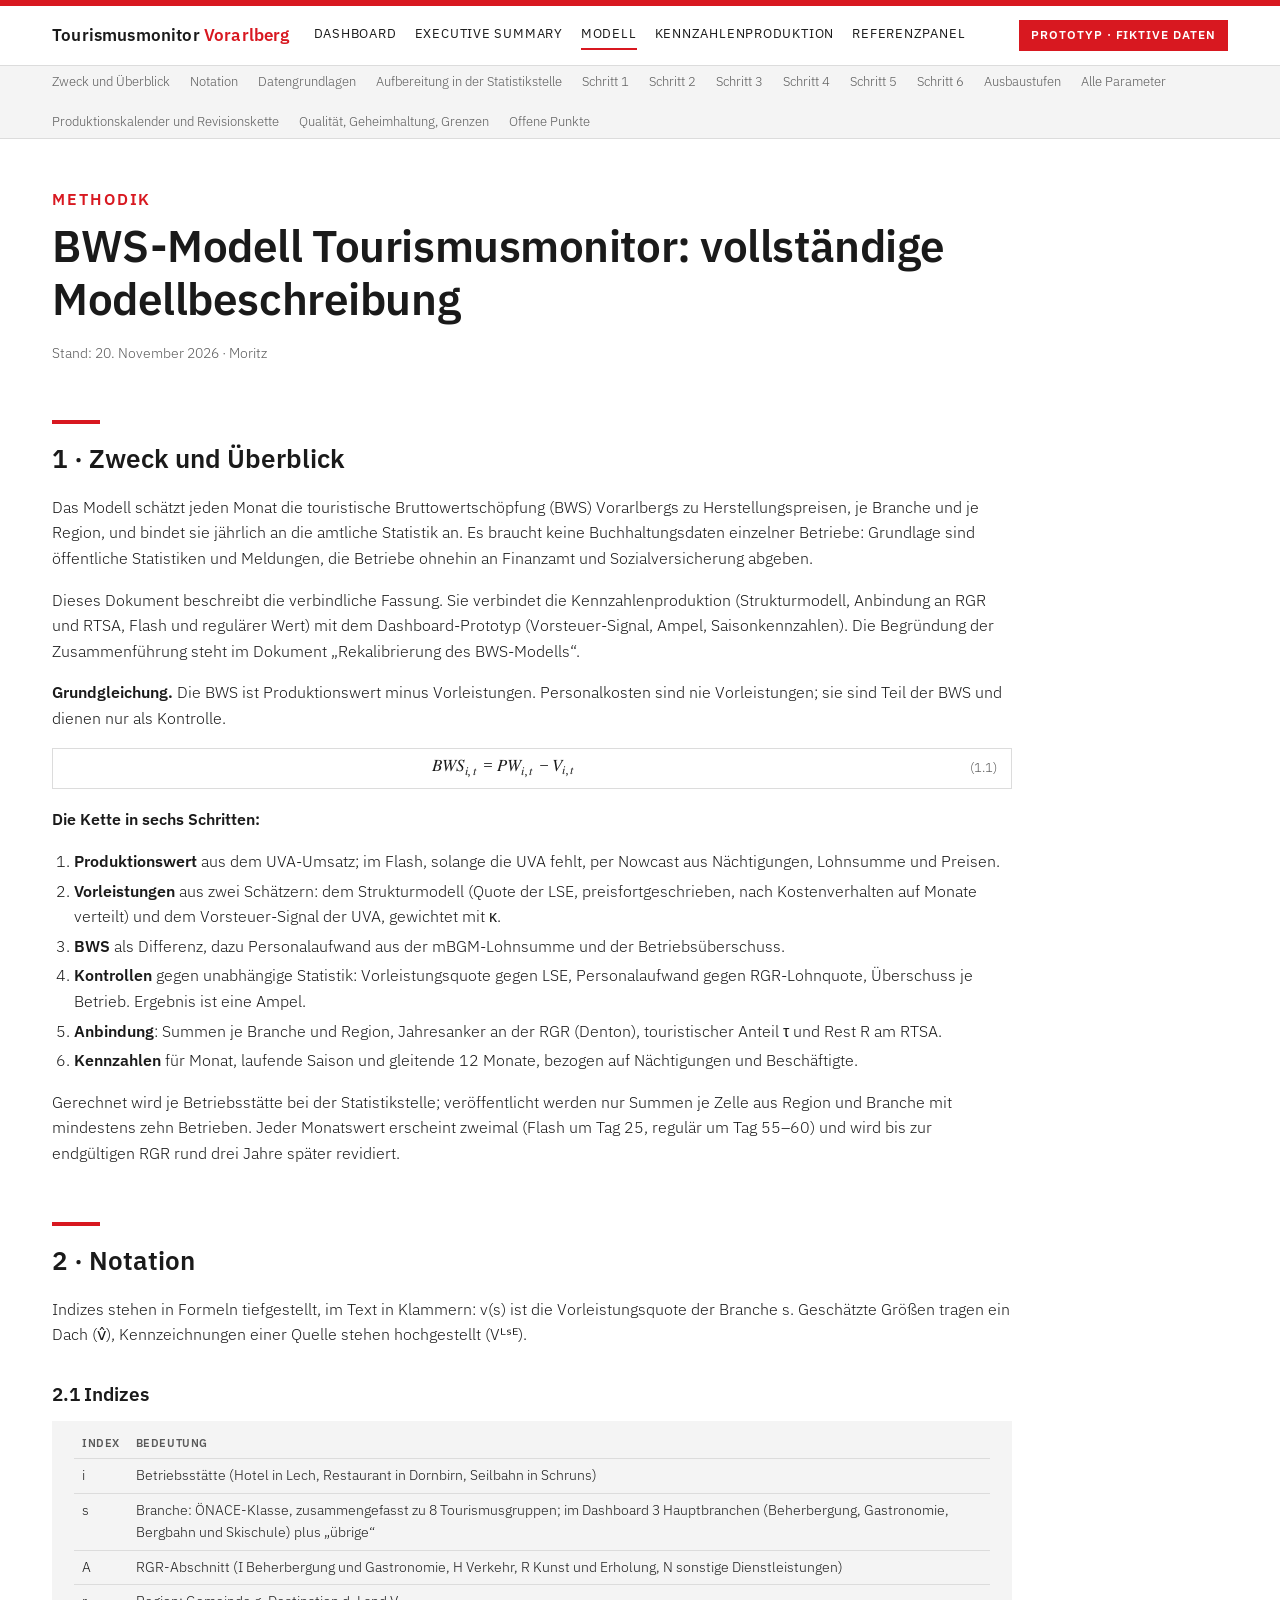
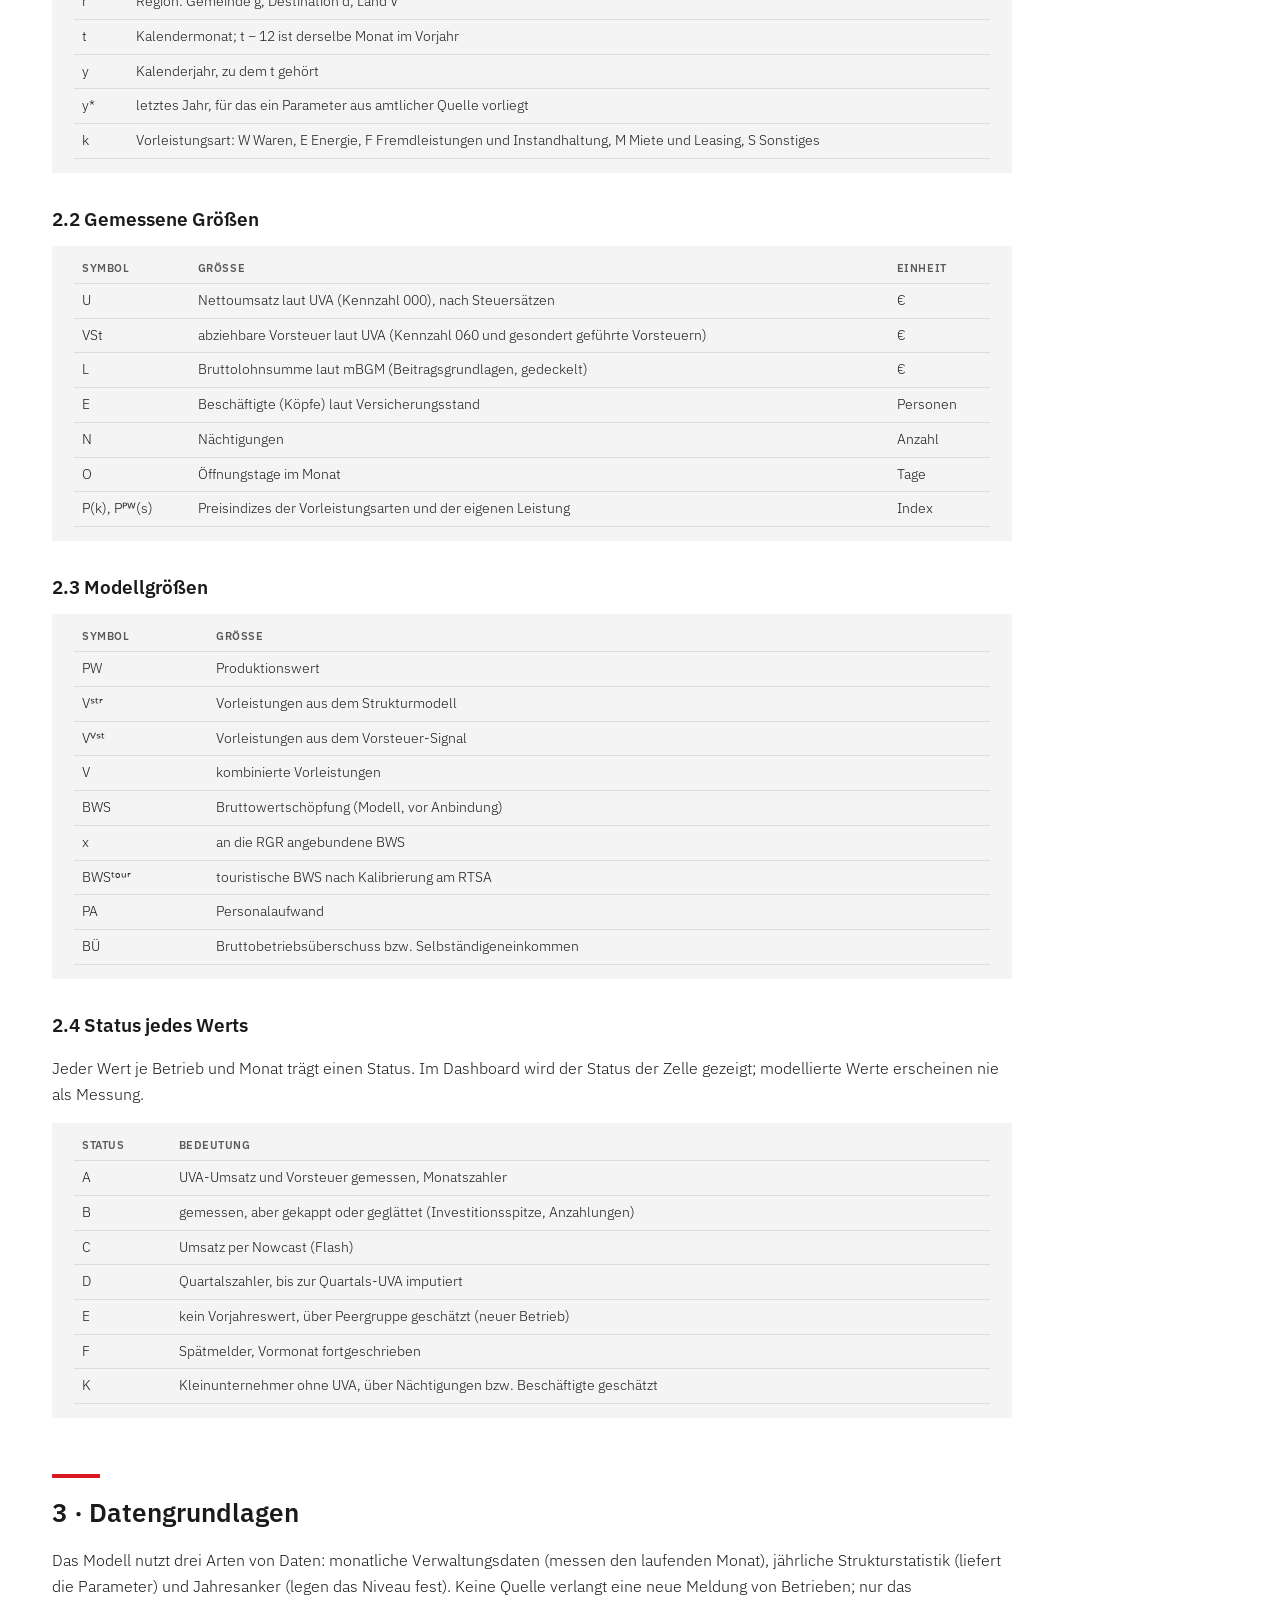
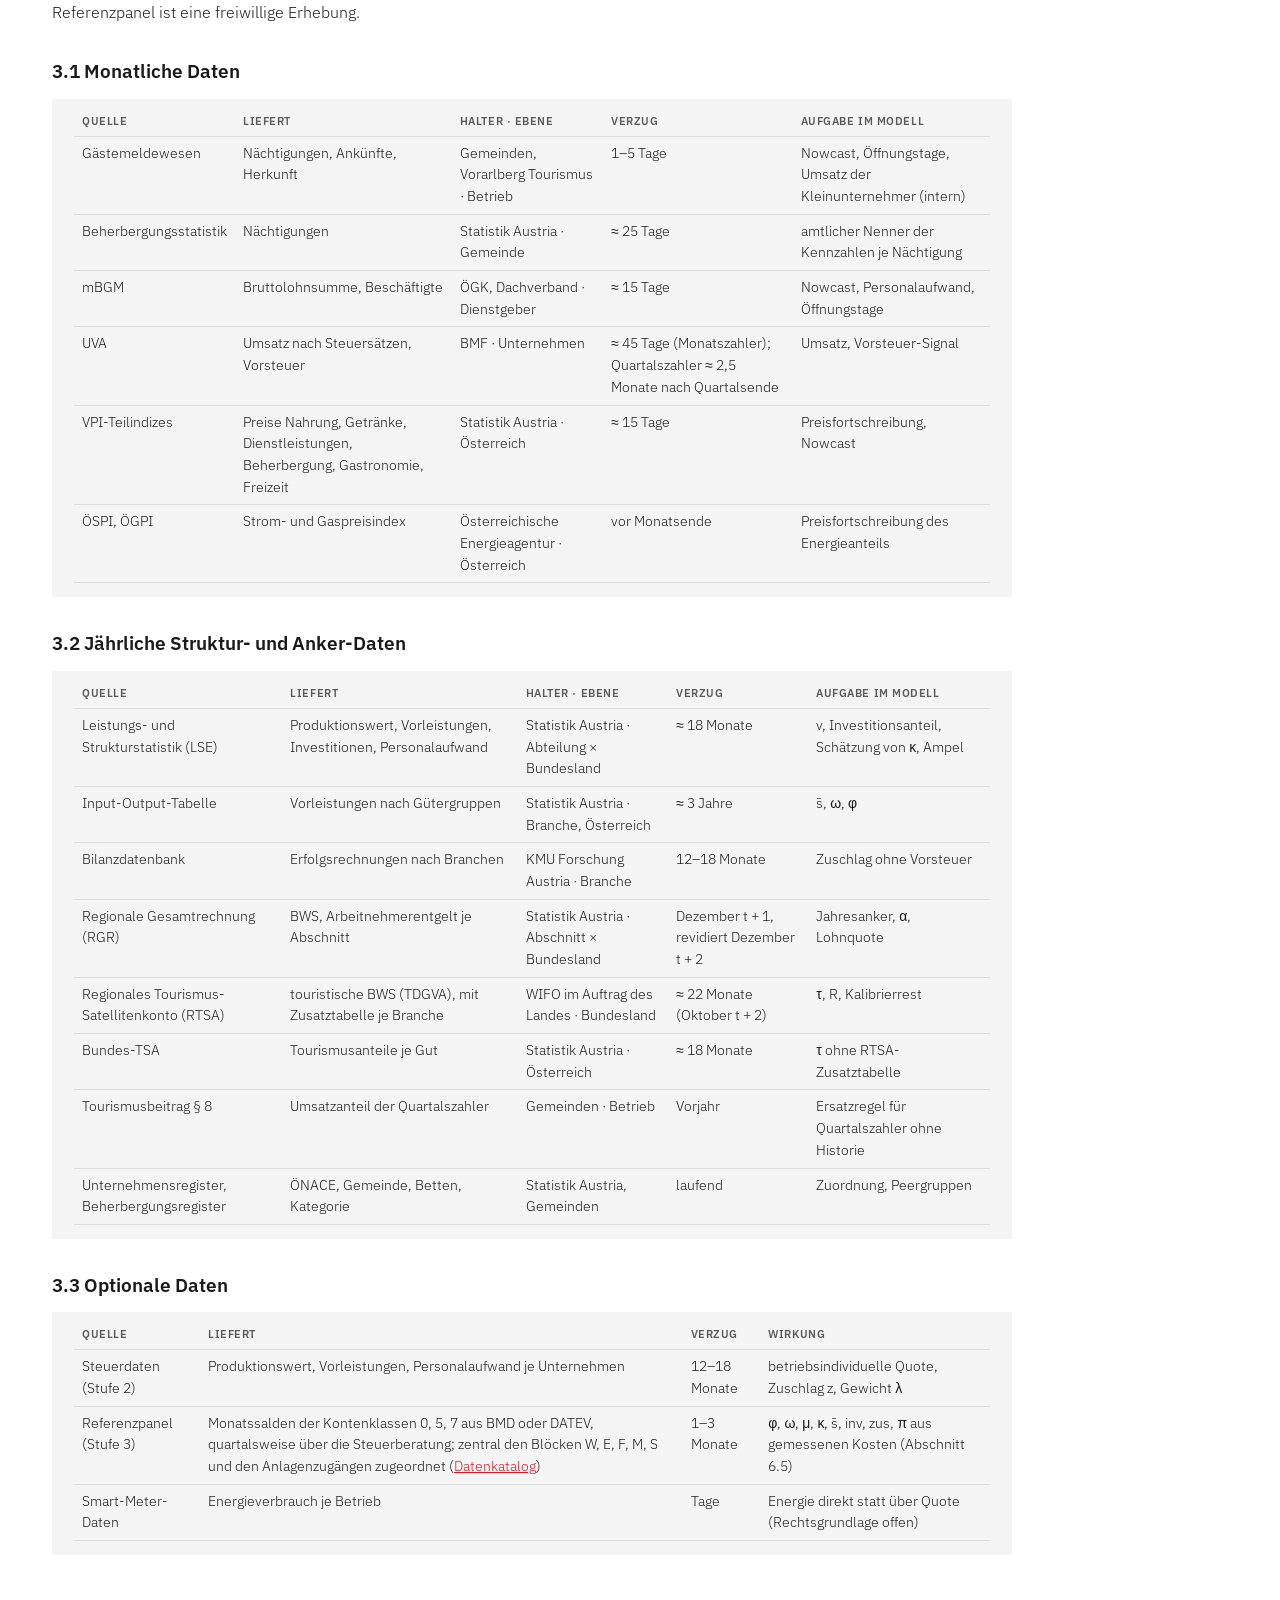
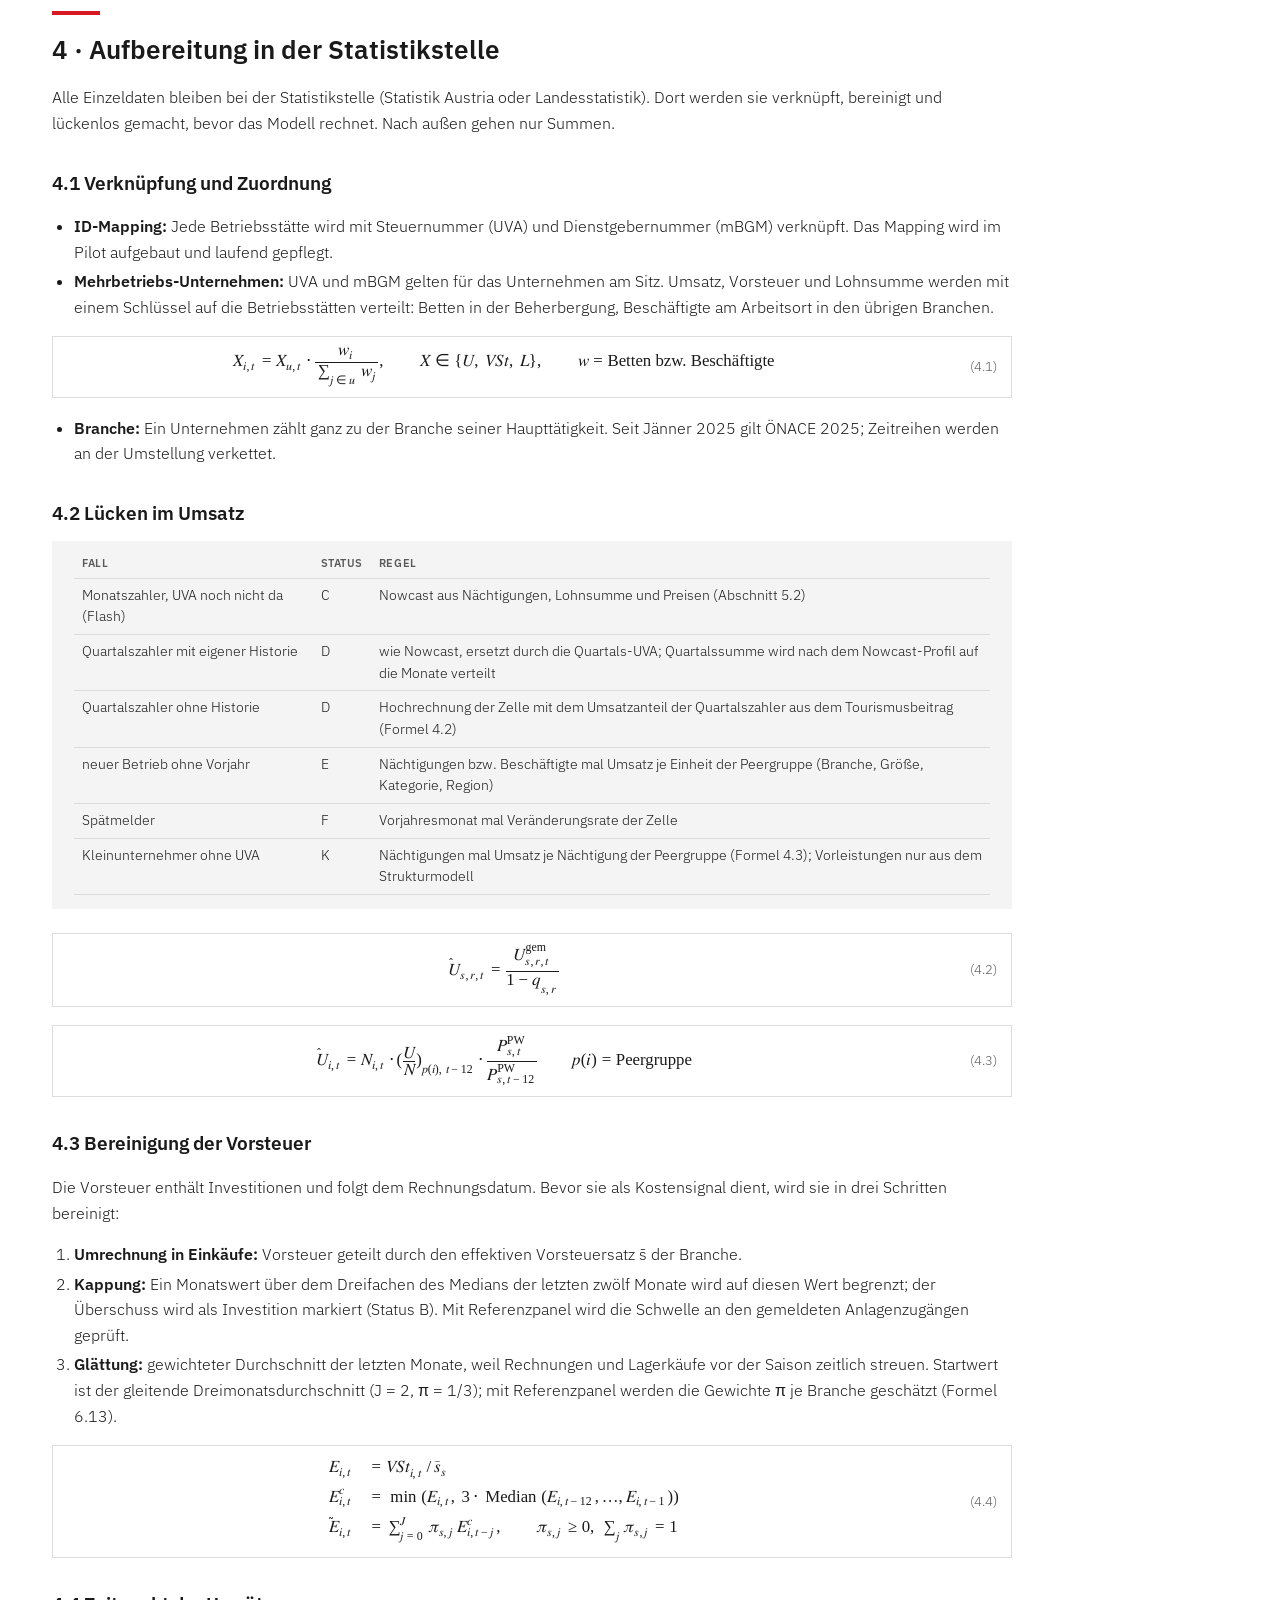
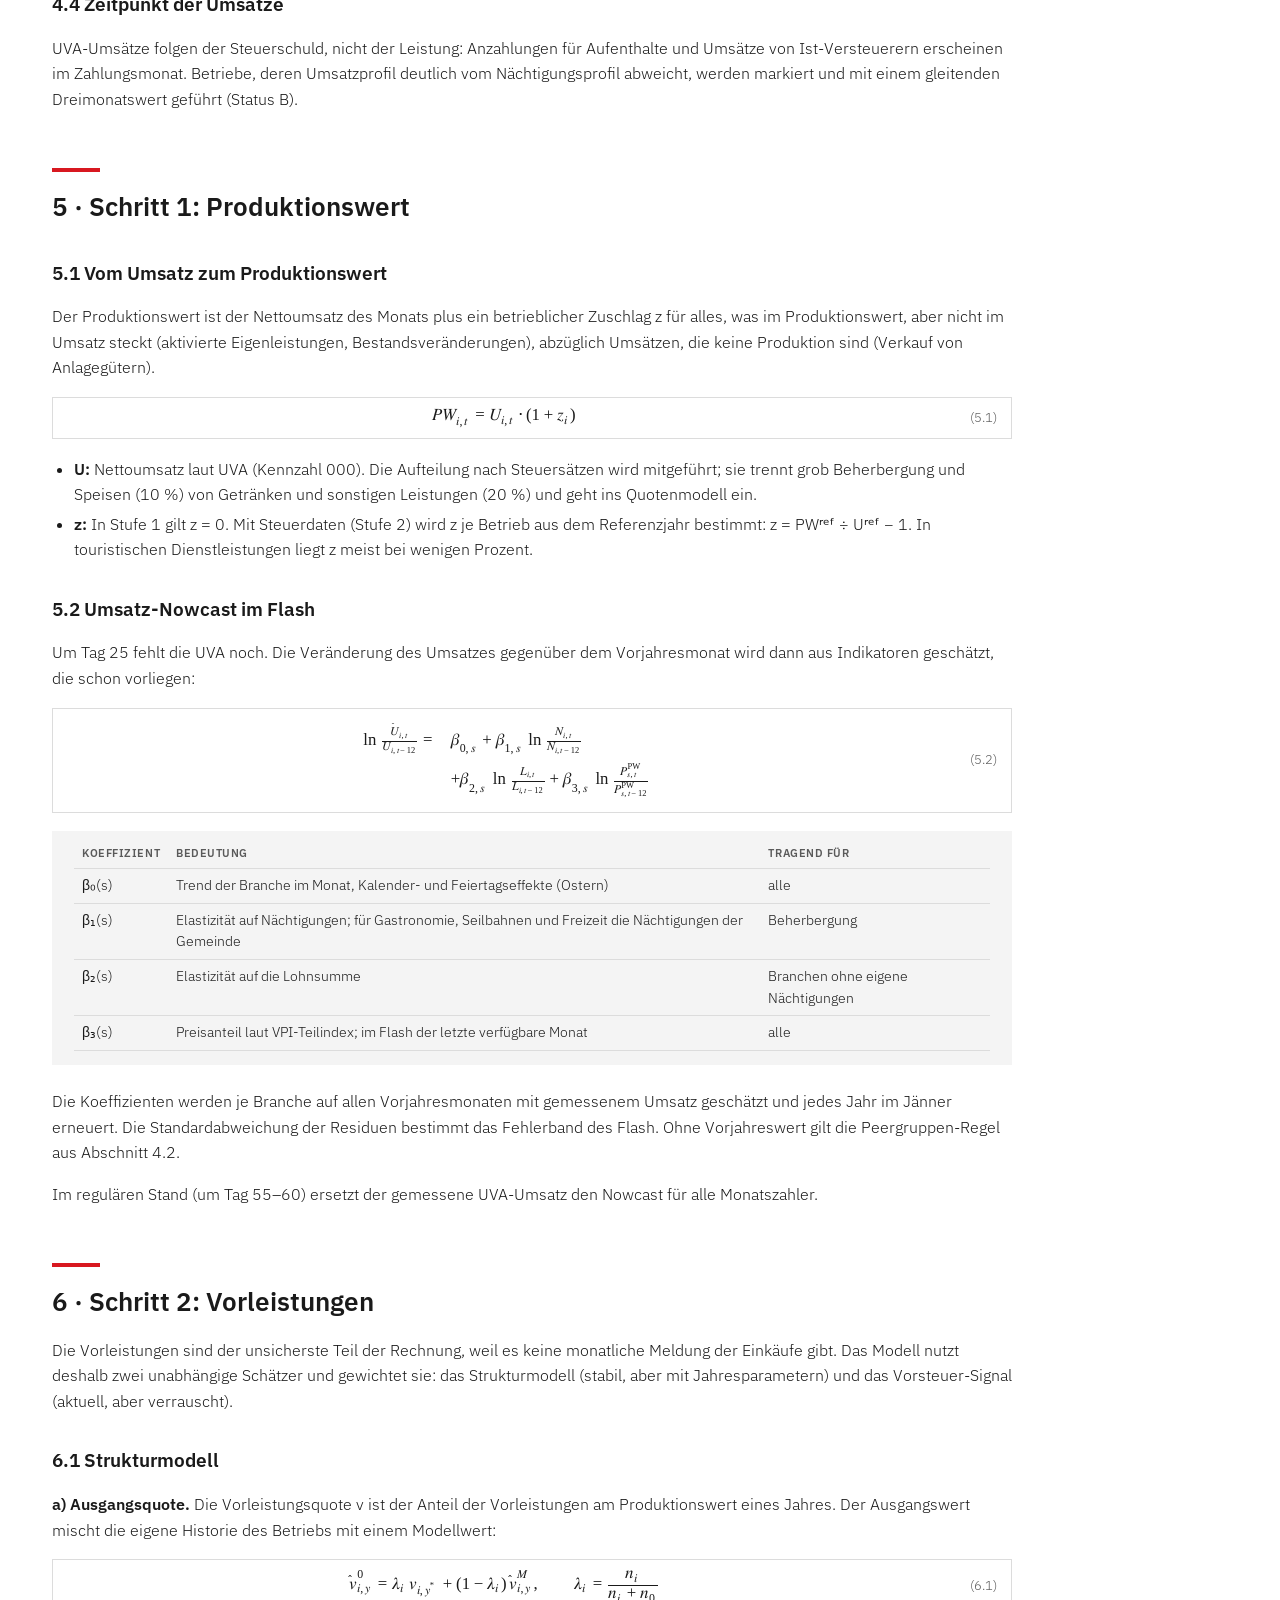
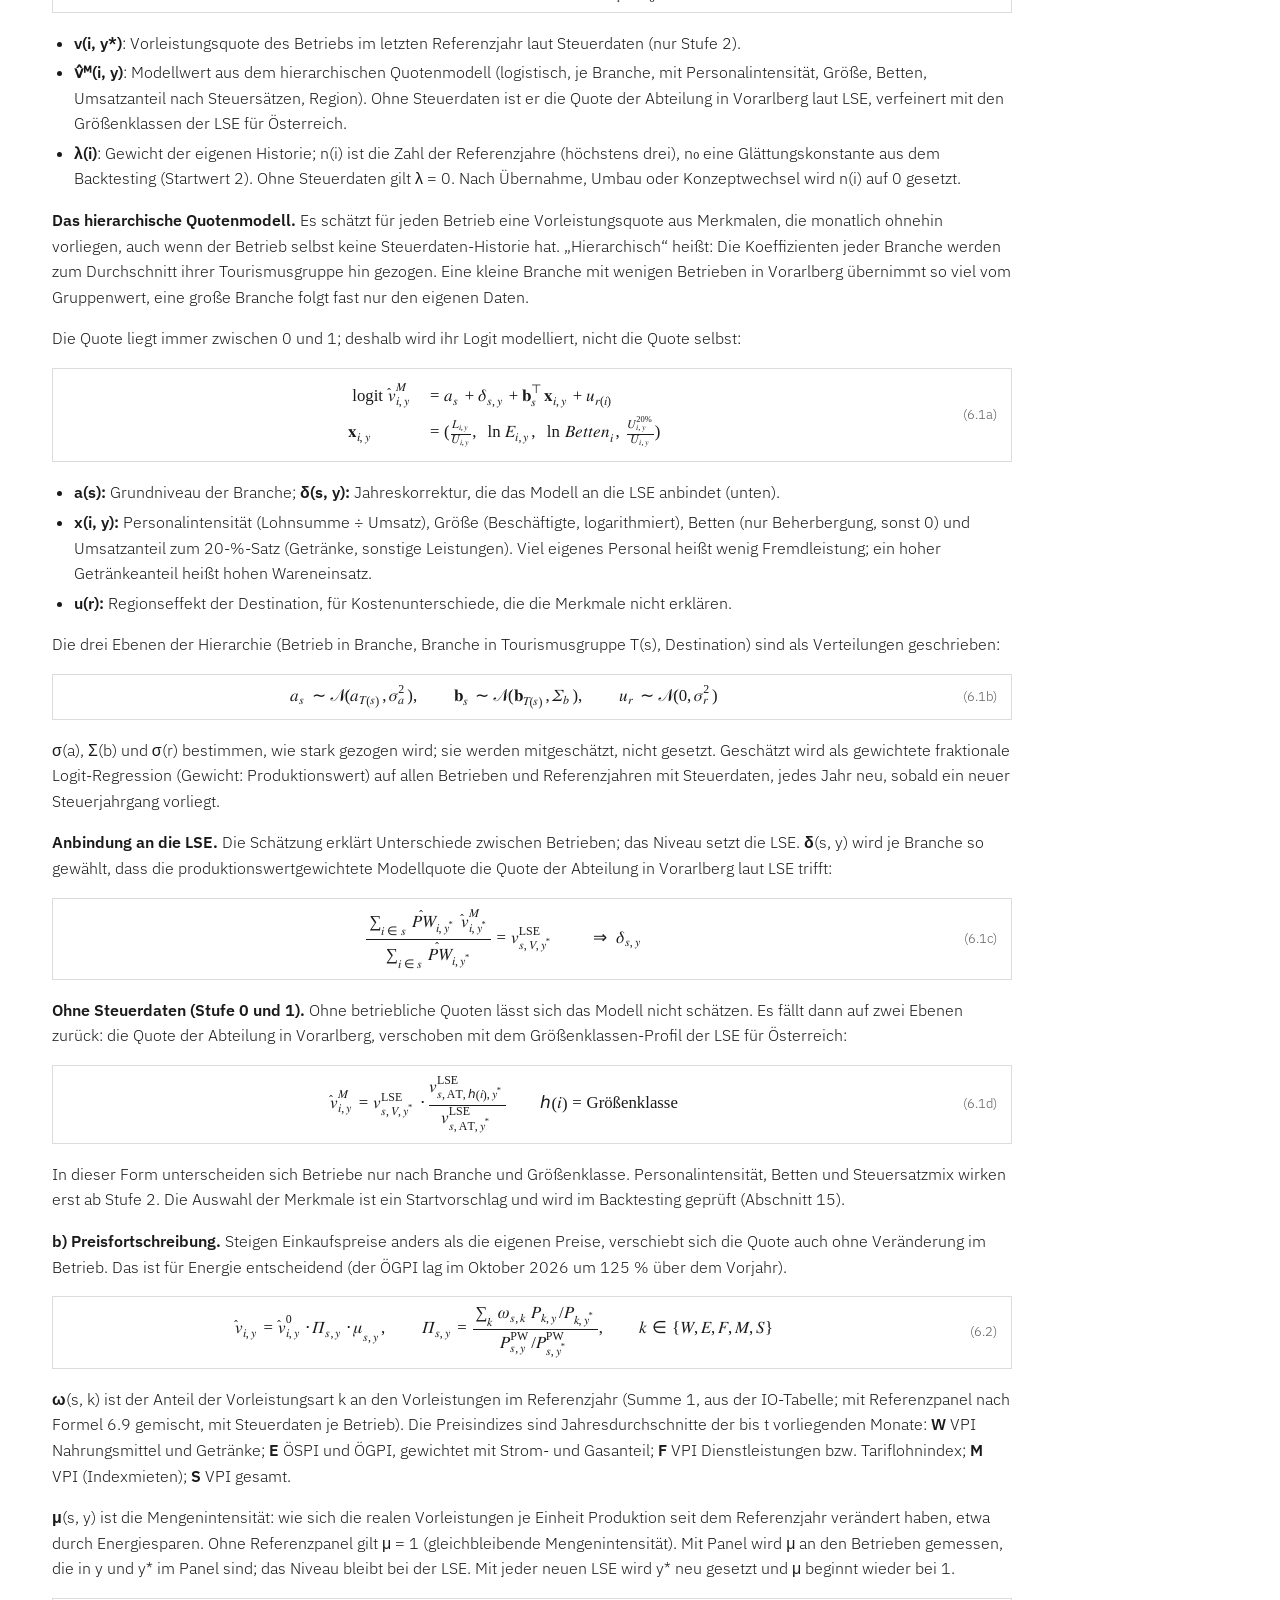
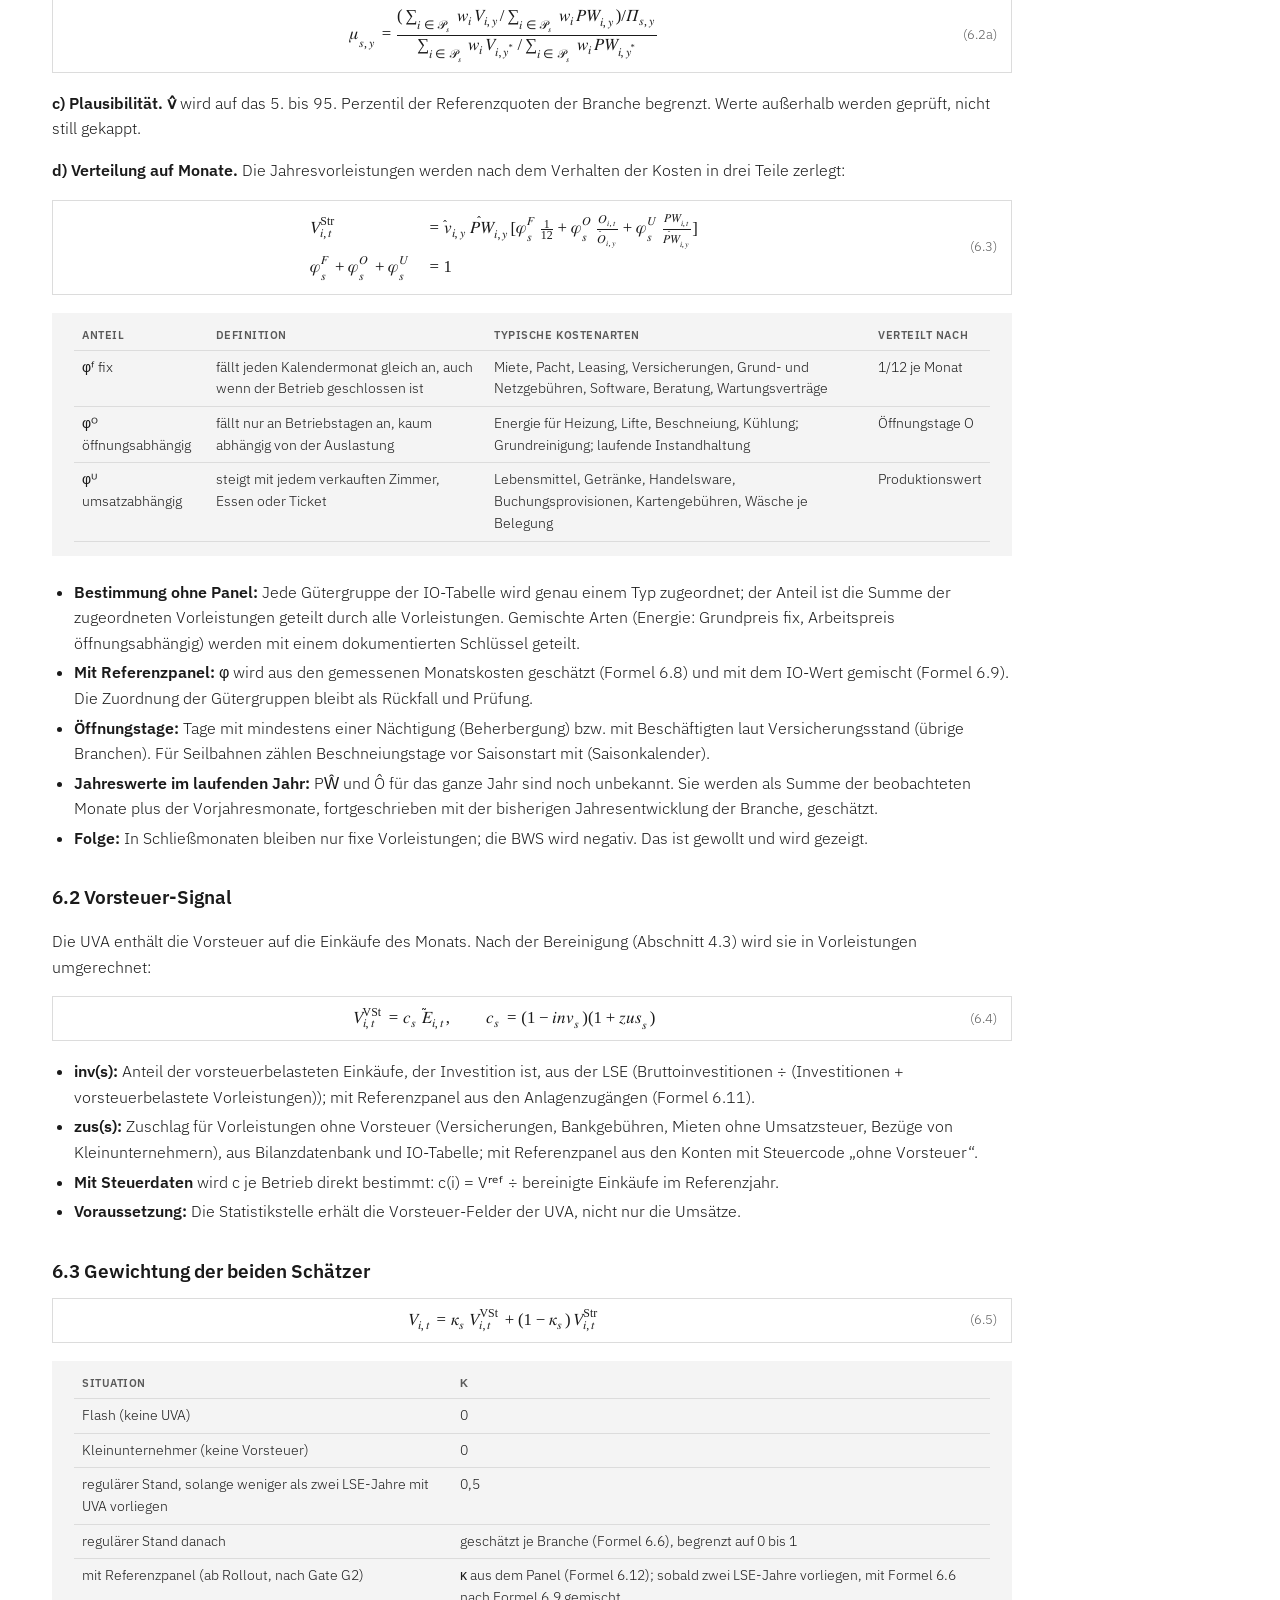
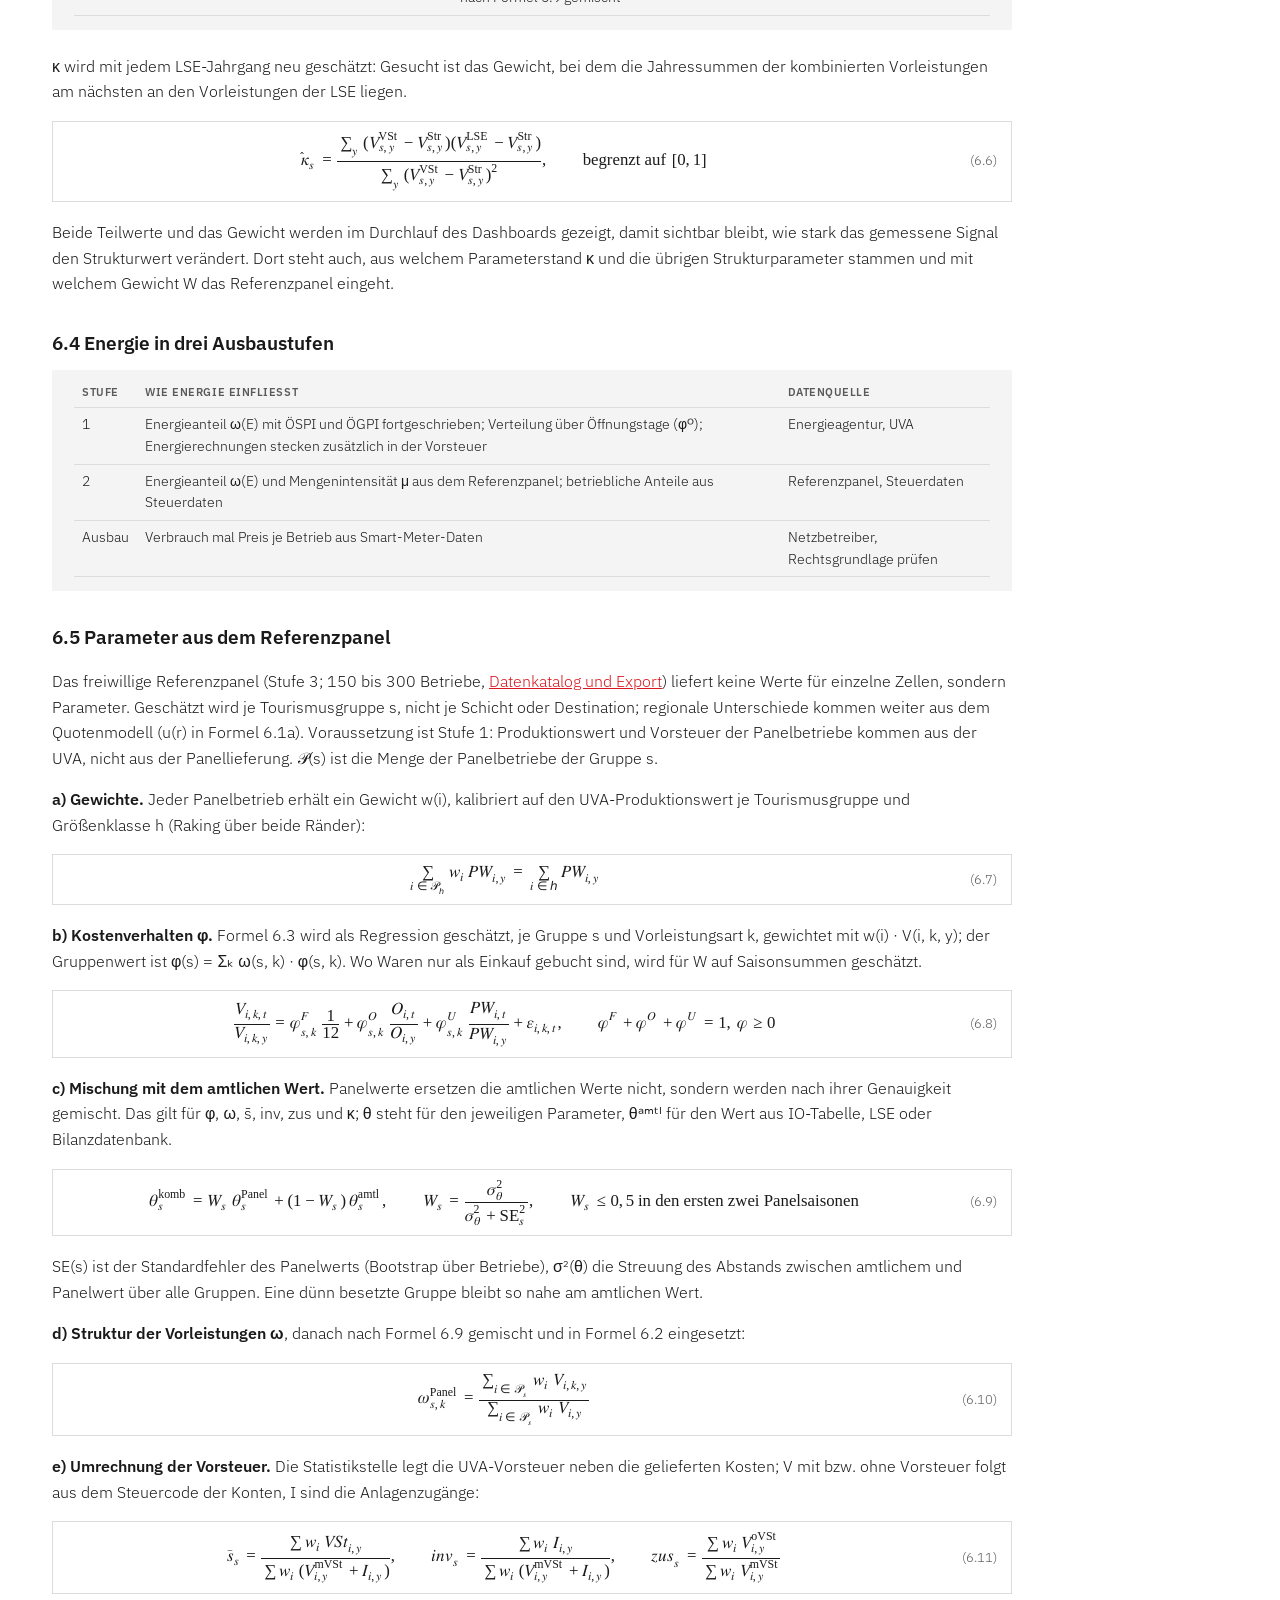
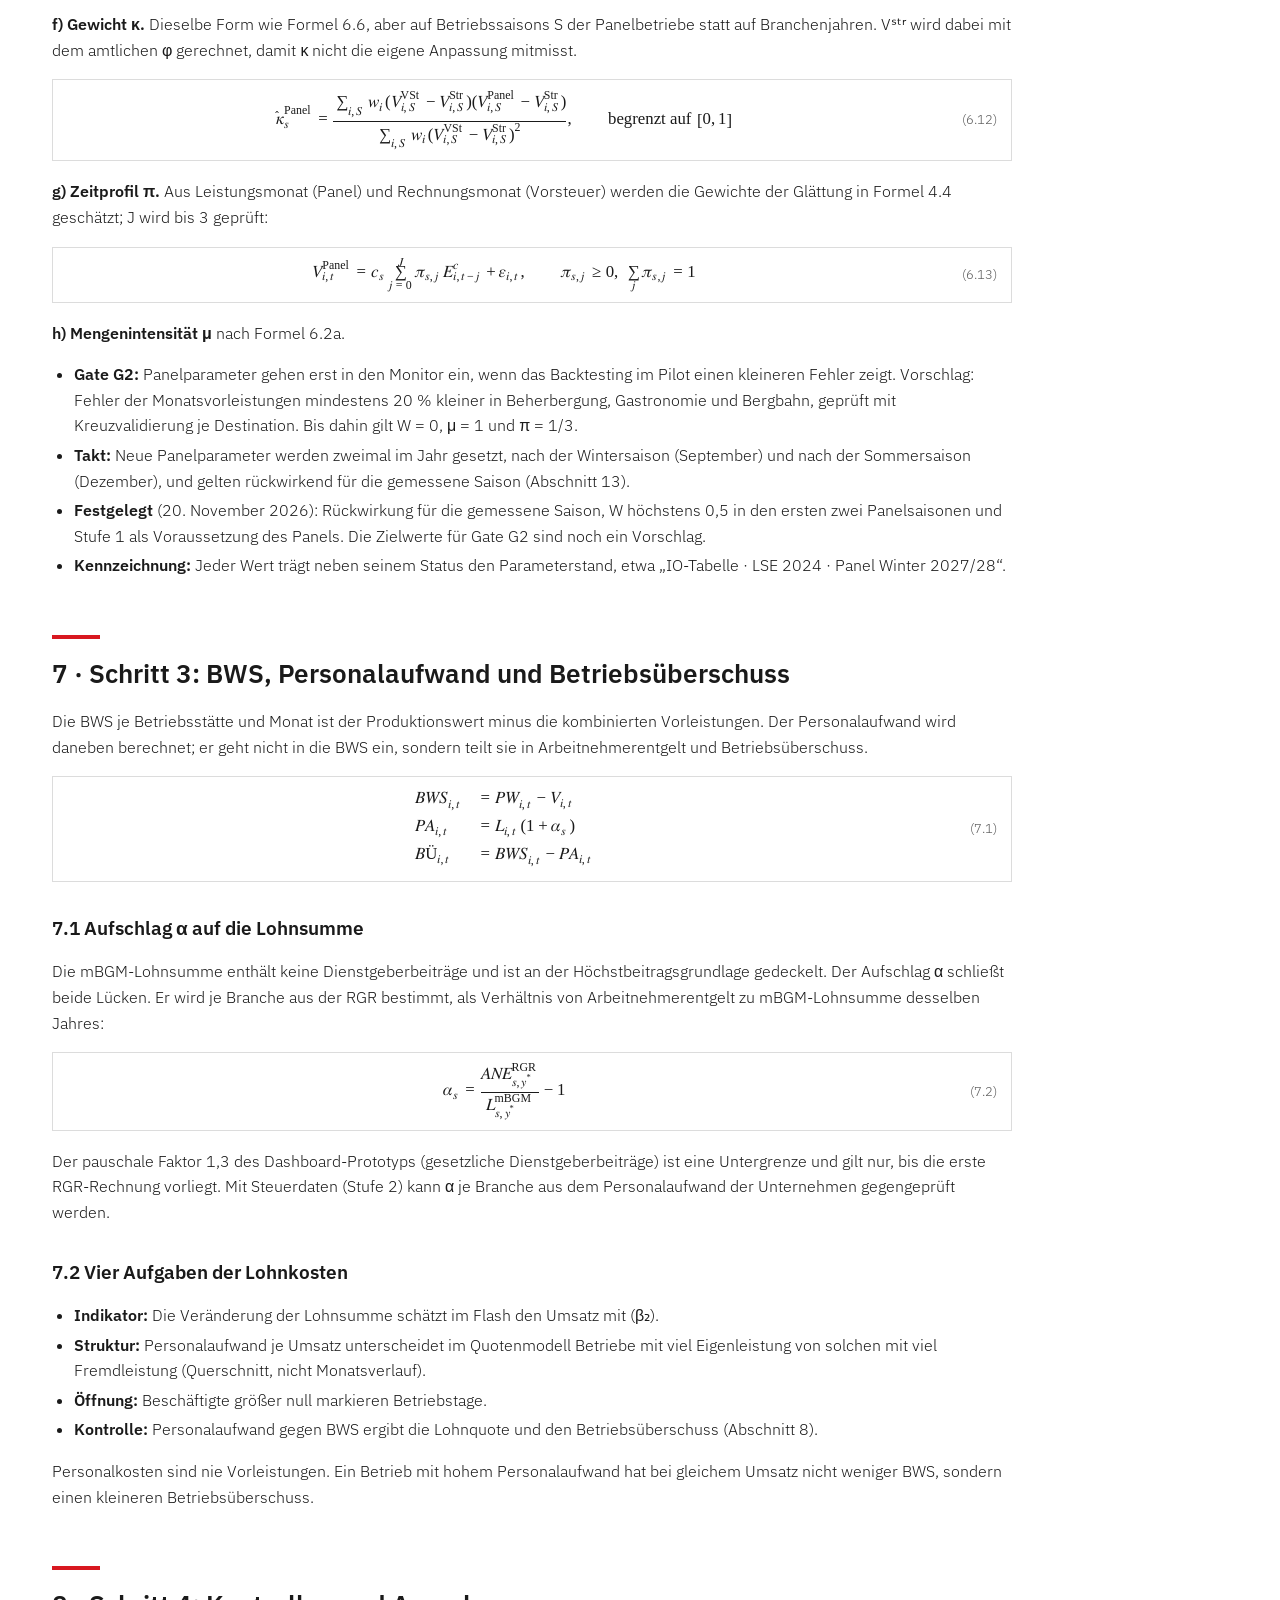
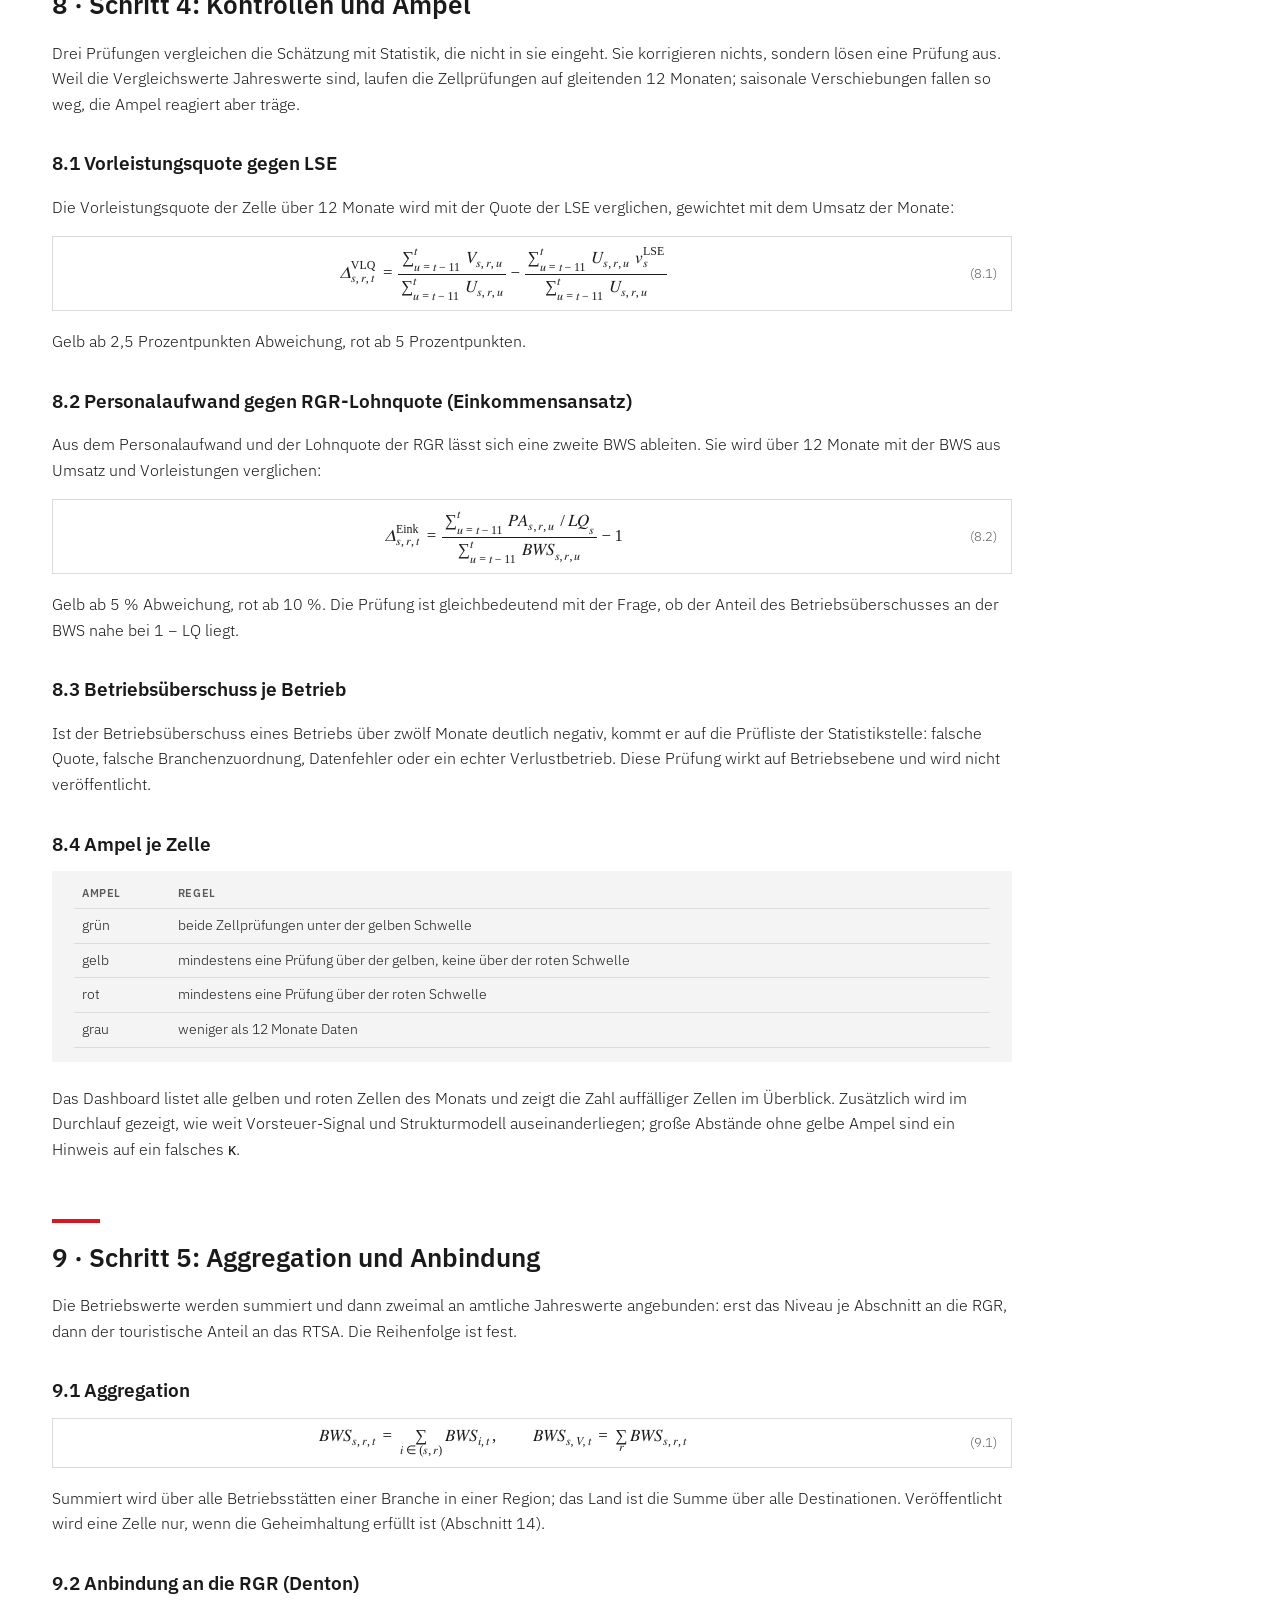
<file: modell.html>
<!DOCTYPE html>
<html lang="de-AT">
<head>
<meta charset="utf-8">
<meta name="viewport" content="width=device-width, initial-scale=1">
<title>Tourismusmonitor Vorarlberg – Modellbeschreibung</title>
<meta name="description" content="BWS-Modell Tourismusmonitor: vollständige Modellbeschreibung">
<link rel="stylesheet" href="assets/site.css">
</head>
<body>
<div class="vh-top"></div>
<header class="vh">
  <div class="vh-in">
    <div class="vh-name">Tourismusmonitor <span>Vorarlberg</span></div>
    <nav class="vh-nav" aria-label="Seiten">
      <a href="index.html">Dashboard</a><a href="executive-summary.html">Executive Summary</a><a href="modell.html" aria-current="page">Modell</a><a href="kennzahlenproduktion.html">Kennzahlenproduktion</a><a href="referenzpanel.html">Referenzpanel</a>
    </nav>
    <div class="vh-proto">Prototyp · fiktive Daten</div>
  </div>
  <nav class="vh-sub" aria-label="Auf dieser Seite"><div class="vh-sub-in"><a href="#zweck-und-überblick">Zweck und Überblick</a><a href="#notation">Notation</a><a href="#datengrundlagen">Datengrundlagen</a><a href="#aufbereitung-in-der-statistikstelle">Aufbereitung in der
Statistikstelle</a><a href="#schritt-1-produktionswert">Schritt 1</a><a href="#schritt-2-vorleistungen">Schritt 2</a><a href="#schritt-3-bws-personalaufwand-und-betriebsüberschuss">Schritt 3</a><a href="#schritt-4-kontrollen-und-ampel">Schritt 4</a><a href="#schritt-5-aggregation-und-anbindung">Schritt 5</a><a href="#schritt-6-veröffentlichte-kennzahlen">Schritt 6</a><a href="#ausbaustufen-was-ohne-neue-erhebung-geht">Ausbaustufen</a><a href="#alle-parameter">Alle Parameter</a><a href="#produktionskalender-und-revisionskette">Produktionskalender
und Revisionskette</a><a href="#qualität-geheimhaltung-grenzen">Qualität, Geheimhaltung,
Grenzen</a><a href="#offene-punkte">Offene Punkte</a></div></nav>
</header>
<main class="page">
<div class="tm tm-doc">
  <p class="tm-kicker">Methodik</p>
  <h1 class="tm-title">BWS-Modell Tourismusmonitor: vollständige Modellbeschreibung</h1>
<p class="tm-note">Stand: 20. November 2026 · Moritz</p>
<h2 class="tm-h2" id="zweck-und-überblick">1 · Zweck und Überblick</h2>
<p>Das Modell schätzt jeden Monat die touristische Bruttowertschöpfung
(BWS) Vorarlbergs zu Herstellungspreisen, je Branche und je Region, und
bindet sie jährlich an die amtliche Statistik an. Es braucht keine
Buchhaltungsdaten einzelner Betriebe: Grundlage sind öffentliche
Statistiken und Meldungen, die Betriebe ohnehin an Finanzamt und
Sozialversicherung abgeben.</p>
<p>Dieses Dokument beschreibt die verbindliche Fassung. Sie verbindet
die Kennzahlenproduktion (Strukturmodell, Anbindung an RGR und RTSA,
Flash und regulärer Wert) mit dem Dashboard-Prototyp (Vorsteuer-Signal,
Ampel, Saisonkennzahlen). Die Begründung der Zusammenführung steht im
Dokument „Rekalibrierung des BWS-Modells“.</p>
<p><strong>Grundgleichung.</strong> Die BWS ist Produktionswert minus
Vorleistungen. Personalkosten sind nie Vorleistungen; sie sind Teil der
BWS und dienen nur als Kontrolle.</p>
<div class="tm-eq">
<p><span class="tm-eqno">(1.1)</span></p>
<p><math display="block" xmlns="http://www.w3.org/1998/Math/MathML"><semantics><mrow><msub><mrow><mi>𝐵</mi><mi>𝑊</mi><mi>𝑆</mi></mrow><mrow><mi>i</mi><mo>,</mo><mi>t</mi></mrow></msub><mo>=</mo><msub><mrow><mi>𝑃</mi><mi>𝑊</mi></mrow><mrow><mi>i</mi><mo>,</mo><mi>t</mi></mrow></msub><mo>−</mo><msub><mi>V</mi><mrow><mi>i</mi><mo>,</mo><mi>t</mi></mrow></msub></mrow><annotation encoding="application/x-tex">\mathit{BWS}_{i,t}=\mathit{PW}_{i,t}-V_{i,t}</annotation></semantics></math></p>
</div>
<p><strong>Die Kette in sechs Schritten:</strong></p>
<ol type="1">
<li><strong>Produktionswert</strong> aus dem UVA-Umsatz; im Flash,
solange die UVA fehlt, per Nowcast aus Nächtigungen, Lohnsumme und
Preisen.</li>
<li><strong>Vorleistungen</strong> aus zwei Schätzern: dem
Strukturmodell (Quote der LSE, preisfortgeschrieben, nach
Kostenverhalten auf Monate verteilt) und dem Vorsteuer-Signal der UVA,
gewichtet mit κ.</li>
<li><strong>BWS</strong> als Differenz, dazu Personalaufwand aus der
mBGM-Lohnsumme und der Betriebsüberschuss.</li>
<li><strong>Kontrollen</strong> gegen unabhängige Statistik:
Vorleistungsquote gegen LSE, Personalaufwand gegen RGR-Lohnquote,
Überschuss je Betrieb. Ergebnis ist eine Ampel.</li>
<li><strong>Anbindung</strong>: Summen je Branche und Region,
Jahresanker an der RGR (Denton), touristischer Anteil τ und Rest R am
RTSA.</li>
<li><strong>Kennzahlen</strong> für Monat, laufende Saison und gleitende
12 Monate, bezogen auf Nächtigungen und Beschäftigte.</li>
</ol>
<p>Gerechnet wird je Betriebsstätte bei der Statistikstelle;
veröffentlicht werden nur Summen je Zelle aus Region und Branche mit
mindestens zehn Betrieben. Jeder Monatswert erscheint zweimal (Flash um
Tag 25, regulär um Tag 55–60) und wird bis zur endgültigen RGR rund drei
Jahre später revidiert.</p>
<h2 class="tm-h2" id="notation">2 · Notation</h2>
<p>Indizes stehen in Formeln tiefgestellt, im Text in Klammern: v(s) ist
die Vorleistungsquote der Branche s. Geschätzte Größen tragen ein Dach
(v̂), Kennzeichnungen einer Quelle stehen hochgestellt (Vᴸˢᴱ).</p>
<h3 class="tm-h3" id="indizes">2.1 Indizes</h3>
<div class="tm-card tm-tblwrap"><table class="tm-tbl">

<thead>
<tr class="header">
<th>Index</th>
<th>Bedeutung</th>
</tr>
</thead>
<tbody>
<tr class="odd">
<td>i</td>
<td>Betriebsstätte (Hotel in Lech, Restaurant in Dornbirn, Seilbahn in
Schruns)</td>
</tr>
<tr class="even">
<td>s</td>
<td>Branche: ÖNACE-Klasse, zusammengefasst zu 8 Tourismusgruppen; im
Dashboard 3 Hauptbranchen (Beherbergung, Gastronomie, Bergbahn und
Skischule) plus „übrige“</td>
</tr>
<tr class="odd">
<td>A</td>
<td>RGR-Abschnitt (I Beherbergung und Gastronomie, H Verkehr, R Kunst
und Erholung, N sonstige Dienstleistungen)</td>
</tr>
<tr class="even">
<td>r</td>
<td>Region: Gemeinde g, Destination d, Land V</td>
</tr>
<tr class="odd">
<td>t</td>
<td>Kalendermonat; t − 12 ist derselbe Monat im Vorjahr</td>
</tr>
<tr class="even">
<td>y</td>
<td>Kalenderjahr, zu dem t gehört</td>
</tr>
<tr class="odd">
<td>y*</td>
<td>letztes Jahr, für das ein Parameter aus amtlicher Quelle
vorliegt</td>
</tr>
<tr class="even">
<td>k</td>
<td>Vorleistungsart: W Waren, E Energie, F Fremdleistungen und
Instandhaltung, M Miete und Leasing, S Sonstiges</td>
</tr>
</tbody>
</table></div>
<h3 class="tm-h3" id="gemessene-größen">2.2 Gemessene Größen</h3>
<div class="tm-card tm-tblwrap"><table class="tm-tbl">

<thead>
<tr class="header">
<th>Symbol</th>
<th>Größe</th>
<th>Einheit</th>
</tr>
</thead>
<tbody>
<tr class="odd">
<td>U</td>
<td>Nettoumsatz laut UVA (Kennzahl 000), nach Steuersätzen</td>
<td>€</td>
</tr>
<tr class="even">
<td>VSt</td>
<td>abziehbare Vorsteuer laut UVA (Kennzahl 060 und gesondert geführte
Vorsteuern)</td>
<td>€</td>
</tr>
<tr class="odd">
<td>L</td>
<td>Bruttolohnsumme laut mBGM (Beitragsgrundlagen, gedeckelt)</td>
<td>€</td>
</tr>
<tr class="even">
<td>E</td>
<td>Beschäftigte (Köpfe) laut Versicherungsstand</td>
<td>Personen</td>
</tr>
<tr class="odd">
<td>N</td>
<td>Nächtigungen</td>
<td>Anzahl</td>
</tr>
<tr class="even">
<td>O</td>
<td>Öffnungstage im Monat</td>
<td>Tage</td>
</tr>
<tr class="odd">
<td>P(k), Pᴾᵂ(s)</td>
<td>Preisindizes der Vorleistungsarten und der eigenen Leistung</td>
<td>Index</td>
</tr>
</tbody>
</table></div>
<h3 class="tm-h3" id="modellgrößen">2.3 Modellgrößen</h3>
<div class="tm-card tm-tblwrap"><table class="tm-tbl">
<thead>
<tr class="header">
<th>Symbol</th>
<th>Größe</th>
</tr>
</thead>
<tbody>
<tr class="odd">
<td>PW</td>
<td>Produktionswert</td>
</tr>
<tr class="even">
<td>Vˢᵗʳ</td>
<td>Vorleistungen aus dem Strukturmodell</td>
</tr>
<tr class="odd">
<td>Vⱽˢᵗ</td>
<td>Vorleistungen aus dem Vorsteuer-Signal</td>
</tr>
<tr class="even">
<td>V</td>
<td>kombinierte Vorleistungen</td>
</tr>
<tr class="odd">
<td>BWS</td>
<td>Bruttowertschöpfung (Modell, vor Anbindung)</td>
</tr>
<tr class="even">
<td>x</td>
<td>an die RGR angebundene BWS</td>
</tr>
<tr class="odd">
<td>BWSᵗᵒᵘʳ</td>
<td>touristische BWS nach Kalibrierung am RTSA</td>
</tr>
<tr class="even">
<td>PA</td>
<td>Personalaufwand</td>
</tr>
<tr class="odd">
<td>BÜ</td>
<td>Bruttobetriebsüberschuss bzw. Selbständigeneinkommen</td>
</tr>
</tbody>
</table></div>
<h3 class="tm-h3" id="status-jedes-werts">2.4 Status jedes Werts</h3>
<p>Jeder Wert je Betrieb und Monat trägt einen Status. Im Dashboard wird
der Status der Zelle gezeigt; modellierte Werte erscheinen nie als
Messung.</p>
<div class="tm-card tm-tblwrap"><table class="tm-tbl">

<thead>
<tr class="header">
<th>Status</th>
<th>Bedeutung</th>
</tr>
</thead>
<tbody>
<tr class="odd">
<td>A</td>
<td>UVA-Umsatz und Vorsteuer gemessen, Monatszahler</td>
</tr>
<tr class="even">
<td>B</td>
<td>gemessen, aber gekappt oder geglättet (Investitionsspitze,
Anzahlungen)</td>
</tr>
<tr class="odd">
<td>C</td>
<td>Umsatz per Nowcast (Flash)</td>
</tr>
<tr class="even">
<td>D</td>
<td>Quartalszahler, bis zur Quartals-UVA imputiert</td>
</tr>
<tr class="odd">
<td>E</td>
<td>kein Vorjahreswert, über Peergruppe geschätzt (neuer Betrieb)</td>
</tr>
<tr class="even">
<td>F</td>
<td>Spätmelder, Vormonat fortgeschrieben</td>
</tr>
<tr class="odd">
<td>K</td>
<td>Kleinunternehmer ohne UVA, über Nächtigungen bzw. Beschäftigte
geschätzt</td>
</tr>
</tbody>
</table></div>
<h2 class="tm-h2" id="datengrundlagen">3 · Datengrundlagen</h2>
<p>Das Modell nutzt drei Arten von Daten: monatliche Verwaltungsdaten
(messen den laufenden Monat), jährliche Strukturstatistik (liefert die
Parameter) und Jahresanker (legen das Niveau fest). Keine Quelle
verlangt eine neue Meldung von Betrieben; nur das Referenzpanel ist eine
freiwillige Erhebung.</p>
<h3 class="tm-h3" id="monatliche-daten">3.1 Monatliche Daten</h3>
<div class="tm-card tm-tblwrap"><table class="tm-tbl">

<thead>
<tr class="header">
<th>Quelle</th>
<th>Liefert</th>
<th>Halter · Ebene</th>
<th>Verzug</th>
<th>Aufgabe im Modell</th>
</tr>
</thead>
<tbody>
<tr class="odd">
<td>Gästemeldewesen</td>
<td>Nächtigungen, Ankünfte, Herkunft</td>
<td>Gemeinden, Vorarlberg Tourismus · Betrieb</td>
<td>1–5 Tage</td>
<td>Nowcast, Öffnungstage, Umsatz der Kleinunternehmer (intern)</td>
</tr>
<tr class="even">
<td>Beherbergungsstatistik</td>
<td>Nächtigungen</td>
<td>Statistik Austria · Gemeinde</td>
<td>≈ 25 Tage</td>
<td>amtlicher Nenner der Kennzahlen je Nächtigung</td>
</tr>
<tr class="odd">
<td>mBGM</td>
<td>Bruttolohnsumme, Beschäftigte</td>
<td>ÖGK, Dachverband · Dienstgeber</td>
<td>≈ 15 Tage</td>
<td>Nowcast, Personalaufwand, Öffnungstage</td>
</tr>
<tr class="even">
<td>UVA</td>
<td>Umsatz nach Steuersätzen, Vorsteuer</td>
<td>BMF · Unternehmen</td>
<td>≈ 45 Tage (Monatszahler); Quartalszahler ≈ 2,5 Monate nach
Quartalsende</td>
<td>Umsatz, Vorsteuer-Signal</td>
</tr>
<tr class="odd">
<td>VPI-Teilindizes</td>
<td>Preise Nahrung, Getränke, Dienstleistungen, Beherbergung,
Gastronomie, Freizeit</td>
<td>Statistik Austria · Österreich</td>
<td>≈ 15 Tage</td>
<td>Preisfortschreibung, Nowcast</td>
</tr>
<tr class="even">
<td>ÖSPI, ÖGPI</td>
<td>Strom- und Gaspreisindex</td>
<td>Österreichische Energieagentur · Österreich</td>
<td>vor Monatsende</td>
<td>Preisfortschreibung des Energieanteils</td>
</tr>
</tbody>
</table></div>
<h3 class="tm-h3" id="jährliche-struktur--und-anker-daten">3.2 Jährliche Struktur- und
Anker-Daten</h3>
<div class="tm-card tm-tblwrap"><table class="tm-tbl">

<thead>
<tr class="header">
<th>Quelle</th>
<th>Liefert</th>
<th>Halter · Ebene</th>
<th>Verzug</th>
<th>Aufgabe im Modell</th>
</tr>
</thead>
<tbody>
<tr class="odd">
<td>Leistungs- und Strukturstatistik (LSE)</td>
<td>Produktionswert, Vorleistungen, Investitionen, Personalaufwand</td>
<td>Statistik Austria · Abteilung × Bundesland</td>
<td>≈ 18 Monate</td>
<td>v, Investitionsanteil, Schätzung von κ, Ampel</td>
</tr>
<tr class="even">
<td>Input-Output-Tabelle</td>
<td>Vorleistungen nach Gütergruppen</td>
<td>Statistik Austria · Branche, Österreich</td>
<td>≈ 3 Jahre</td>
<td>s̄, ω, φ</td>
</tr>
<tr class="odd">
<td>Bilanzdatenbank</td>
<td>Erfolgsrechnungen nach Branchen</td>
<td>KMU Forschung Austria · Branche</td>
<td>12–18 Monate</td>
<td>Zuschlag ohne Vorsteuer</td>
</tr>
<tr class="even">
<td>Regionale Gesamtrechnung (RGR)</td>
<td>BWS, Arbeitnehmerentgelt je Abschnitt</td>
<td>Statistik Austria · Abschnitt × Bundesland</td>
<td>Dezember t + 1, revidiert Dezember t + 2</td>
<td>Jahresanker, α, Lohnquote</td>
</tr>
<tr class="odd">
<td>Regionales Tourismus-Satellitenkonto (RTSA)</td>
<td>touristische BWS (TDGVA), mit Zusatztabelle je Branche</td>
<td>WIFO im Auftrag des Landes · Bundesland</td>
<td>≈ 22 Monate (Oktober t + 2)</td>
<td>τ, R, Kalibrierrest</td>
</tr>
<tr class="even">
<td>Bundes-TSA</td>
<td>Tourismusanteile je Gut</td>
<td>Statistik Austria · Österreich</td>
<td>≈ 18 Monate</td>
<td>τ ohne RTSA-Zusatztabelle</td>
</tr>
<tr class="odd">
<td>Tourismusbeitrag § 8</td>
<td>Umsatzanteil der Quartalszahler</td>
<td>Gemeinden · Betrieb</td>
<td>Vorjahr</td>
<td>Ersatzregel für Quartalszahler ohne Historie</td>
</tr>
<tr class="even">
<td>Unternehmensregister, Beherbergungsregister</td>
<td>ÖNACE, Gemeinde, Betten, Kategorie</td>
<td>Statistik Austria, Gemeinden</td>
<td>laufend</td>
<td>Zuordnung, Peergruppen</td>
</tr>
</tbody>
</table></div>
<h3 class="tm-h3" id="optionale-daten">3.3 Optionale Daten</h3>
<div class="tm-card tm-tblwrap"><table class="tm-tbl">

<thead>
<tr class="header">
<th>Quelle</th>
<th>Liefert</th>
<th>Verzug</th>
<th>Wirkung</th>
</tr>
</thead>
<tbody>
<tr class="odd">
<td>Steuerdaten (Stufe 2)</td>
<td>Produktionswert, Vorleistungen, Personalaufwand je Unternehmen</td>
<td>12–18 Monate</td>
<td>betriebsindividuelle Quote, Zuschlag z, Gewicht λ</td>
</tr>
<tr class="even">
<td>Referenzpanel (Stufe 3)</td>
<td>Monatssalden der Kontenklassen 0, 5, 7 aus BMD oder DATEV, quartalsweise über die Steuerberatung; zentral den Blöcken W, E, F, M, S und den Anlagenzugängen zugeordnet (<a href="referenzpanel.html">Datenkatalog</a>)</td>
<td>1–3 Monate</td>
<td>φ, ω, μ, κ, s̄, inv, zus, π aus gemessenen Kosten (Abschnitt 6.5)</td>
</tr>
<tr class="odd">
<td>Smart-Meter-Daten</td>
<td>Energieverbrauch je Betrieb</td>
<td>Tage</td>
<td>Energie direkt statt über Quote (Rechtsgrundlage offen)</td>
</tr>
</tbody>
</table></div>
<h2 class="tm-h2" id="aufbereitung-in-der-statistikstelle">4 · Aufbereitung in der
Statistikstelle</h2>
<p>Alle Einzeldaten bleiben bei der Statistikstelle (Statistik Austria
oder Landesstatistik). Dort werden sie verknüpft, bereinigt und
lückenlos gemacht, bevor das Modell rechnet. Nach außen gehen nur
Summen.</p>
<h3 class="tm-h3" id="verknüpfung-und-zuordnung">4.1 Verknüpfung und Zuordnung</h3>
<ul>
<li><strong>ID-Mapping:</strong> Jede Betriebsstätte wird mit
Steuernummer (UVA) und Dienstgebernummer (mBGM) verknüpft. Das Mapping
wird im Pilot aufgebaut und laufend gepflegt.</li>
<li><strong>Mehrbetriebs-Unternehmen:</strong> UVA und mBGM gelten für
das Unternehmen am Sitz. Umsatz, Vorsteuer und Lohnsumme werden mit
einem Schlüssel auf die Betriebsstätten verteilt: Betten in der
Beherbergung, Beschäftigte am Arbeitsort in den übrigen Branchen.</li>
</ul>
<div class="tm-eq">
<p><span class="tm-eqno">(4.1)</span></p>
<p><math display="block" xmlns="http://www.w3.org/1998/Math/MathML"><semantics><mrow><msub><mi>X</mi><mrow><mi>i</mi><mo>,</mo><mi>t</mi></mrow></msub><mo>=</mo><msub><mi>X</mi><mrow><mi>u</mi><mo>,</mo><mi>t</mi></mrow></msub><mo>⋅</mo><mfrac><msub><mi>w</mi><mi>i</mi></msub><mrow><munder><mo>∑</mo><mrow><mi>j</mi><mo>∈</mo><mi>u</mi></mrow></munder><msub><mi>w</mi><mi>j</mi></msub></mrow></mfrac><mo>,</mo><mspace width="2.0em"></mspace><mi>X</mi><mo>∈</mo><mo form="prefix" stretchy="false">{</mo><mi>U</mi><mo>,</mo><mspace width="0.222em"></mspace><mrow><mi>𝑉</mi><mi>𝑆</mi><mi>𝑡</mi></mrow><mo>,</mo><mspace width="0.222em"></mspace><mi>L</mi><mo form="postfix" stretchy="false">}</mo><mo>,</mo><mspace width="2.0em"></mspace><mi>w</mi><mo>=</mo><mtext mathvariant="normal">Betten bzw. Beschäftigte</mtext></mrow><annotation encoding="application/x-tex">X_{i,t}=X_{u,t}\cdot\frac{w_i}{\sum_{j\in u}w_j},\qquad X\in\{U,\ \mathit{VSt},\ L\},\qquad w=\text{Betten bzw.\ Besch\"aftigte}</annotation></semantics></math></p>
</div>
<ul>
<li><strong>Branche:</strong> Ein Unternehmen zählt ganz zu der Branche
seiner Haupttätigkeit. Seit Jänner 2025 gilt ÖNACE 2025; Zeitreihen
werden an der Umstellung verkettet.</li>
</ul>
<h3 class="tm-h3" id="lücken-im-umsatz">4.2 Lücken im Umsatz</h3>
<div class="tm-card tm-tblwrap"><table class="tm-tbl">

<thead>
<tr class="header">
<th>Fall</th>
<th>Status</th>
<th>Regel</th>
</tr>
</thead>
<tbody>
<tr class="odd">
<td>Monatszahler, UVA noch nicht da (Flash)</td>
<td>C</td>
<td>Nowcast aus Nächtigungen, Lohnsumme und Preisen (Abschnitt 5.2)</td>
</tr>
<tr class="even">
<td>Quartalszahler mit eigener Historie</td>
<td>D</td>
<td>wie Nowcast, ersetzt durch die Quartals-UVA; Quartalssumme wird nach
dem Nowcast-Profil auf die Monate verteilt</td>
</tr>
<tr class="odd">
<td>Quartalszahler ohne Historie</td>
<td>D</td>
<td>Hochrechnung der Zelle mit dem Umsatzanteil der Quartalszahler aus
dem Tourismusbeitrag (Formel 4.2)</td>
</tr>
<tr class="even">
<td>neuer Betrieb ohne Vorjahr</td>
<td>E</td>
<td>Nächtigungen bzw. Beschäftigte mal Umsatz je Einheit der Peergruppe
(Branche, Größe, Kategorie, Region)</td>
</tr>
<tr class="odd">
<td>Spätmelder</td>
<td>F</td>
<td>Vorjahresmonat mal Veränderungsrate der Zelle</td>
</tr>
<tr class="even">
<td>Kleinunternehmer ohne UVA</td>
<td>K</td>
<td>Nächtigungen mal Umsatz je Nächtigung der Peergruppe (Formel 4.3);
Vorleistungen nur aus dem Strukturmodell</td>
</tr>
</tbody>
</table></div>
<div class="tm-eq">
<p><span class="tm-eqno">(4.2)</span></p>
<p><math display="block" xmlns="http://www.w3.org/1998/Math/MathML"><semantics><mrow><msub><mover><mi>U</mi><mo accent="true">̂</mo></mover><mrow><mi>s</mi><mo>,</mo><mi>r</mi><mo>,</mo><mi>t</mi></mrow></msub><mo>=</mo><mfrac><msubsup><mi>U</mi><mrow><mi>s</mi><mo>,</mo><mi>r</mi><mo>,</mo><mi>t</mi></mrow><mrow><mi mathvariant="normal">g</mi><mi mathvariant="normal">e</mi><mi mathvariant="normal">m</mi></mrow></msubsup><mrow><mn>1</mn><mo>−</mo><msub><mi>q</mi><mrow><mi>s</mi><mo>,</mo><mi>r</mi></mrow></msub></mrow></mfrac></mrow><annotation encoding="application/x-tex">\hat U_{s,r,t}=\frac{U^{\mathrm{gem}}_{s,r,t}}{1-q_{s,r}}</annotation></semantics></math></p>
</div>
<div class="tm-eq">
<p><span class="tm-eqno">(4.3)</span></p>
<p><math display="block" xmlns="http://www.w3.org/1998/Math/MathML"><semantics><mrow><msub><mover><mi>U</mi><mo accent="true">̂</mo></mover><mrow><mi>i</mi><mo>,</mo><mi>t</mi></mrow></msub><mo>=</mo><msub><mi>N</mi><mrow><mi>i</mi><mo>,</mo><mi>t</mi></mrow></msub><mo>⋅</mo><mo form="prefix" maxsize="1.8" minsize="1.8" stretchy="false">(</mo><mfrac><mi>U</mi><mi>N</mi></mfrac><msub><mo form="postfix" maxsize="1.8" minsize="1.8" stretchy="false">)</mo><mrow><mi>p</mi><mrow><mo form="prefix" stretchy="true">(</mo><mi>i</mi><mo form="postfix" stretchy="true">)</mo></mrow><mo>,</mo><mspace width="0.167em"></mspace><mi>t</mi><mo>−</mo><mn>12</mn></mrow></msub><mo>⋅</mo><mfrac><msubsup><mi>P</mi><mrow><mi>s</mi><mo>,</mo><mi>t</mi></mrow><mrow><mi mathvariant="normal">P</mi><mi mathvariant="normal">W</mi></mrow></msubsup><msubsup><mi>P</mi><mrow><mi>s</mi><mo>,</mo><mi>t</mi><mo>−</mo><mn>12</mn></mrow><mrow><mi mathvariant="normal">P</mi><mi mathvariant="normal">W</mi></mrow></msubsup></mfrac><mspace width="2.0em"></mspace><mi>p</mi><mrow><mo form="prefix" stretchy="true">(</mo><mi>i</mi><mo form="postfix" stretchy="true">)</mo></mrow><mo>=</mo><mtext mathvariant="normal">Peergruppe</mtext></mrow><annotation encoding="application/x-tex">\hat U_{i,t}=N_{i,t}\cdot\Big(\frac{U}{N}\Big)_{p(i),\,t-12}\cdot\frac{P^{\mathrm{PW}}_{s,t}}{P^{\mathrm{PW}}_{s,t-12}}\qquad p(i)=\text{Peergruppe}</annotation></semantics></math></p>
</div>
<h3 class="tm-h3" id="bereinigung-der-vorsteuer">4.3 Bereinigung der Vorsteuer</h3>
<p>Die Vorsteuer enthält Investitionen und folgt dem Rechnungsdatum.
Bevor sie als Kostensignal dient, wird sie in drei Schritten
bereinigt:</p>
<ol type="1">
<li><strong>Umrechnung in Einkäufe:</strong> Vorsteuer geteilt durch den
effektiven Vorsteuersatz s̄ der Branche.</li>
<li><strong>Kappung:</strong> Ein Monatswert über dem Dreifachen des
Medians der letzten zwölf Monate wird auf diesen Wert begrenzt; der
Überschuss wird als Investition markiert (Status B). Mit Referenzpanel
wird die Schwelle an den gemeldeten Anlagenzugängen geprüft.</li>
<li><strong>Glättung:</strong> gewichteter Durchschnitt der letzten
Monate, weil Rechnungen und Lagerkäufe vor der Saison zeitlich streuen.
Startwert ist der gleitende Dreimonatsdurchschnitt (J = 2, π = 1/3);
mit Referenzpanel werden die Gewichte π je Branche geschätzt (Formel
6.13).</li>
</ol>
<div class="tm-eq">
<p><span class="tm-eqno">(4.4)</span></p>
<p><math display="block" xmlns="http://www.w3.org/1998/Math/MathML"><semantics><mtable><mtr><mtd columnalign="right" style="text-align: right"><msub><mi>E</mi><mrow><mi>i</mi><mo>,</mo><mi>t</mi></mrow></msub></mtd><mtd columnalign="left" style="text-align: left"><mo>=</mo><msub><mrow><mi>𝑉</mi><mi>𝑆</mi><mi>𝑡</mi></mrow><mrow><mi>i</mi><mo>,</mo><mi>t</mi></mrow></msub><mspace width="0.167em"></mspace><mi>/</mi><mspace width="0.167em"></mspace><msub><mover><mi>s</mi><mo accent="true">‾</mo></mover><mi>s</mi></msub></mtd></mtr><mtr><mtd columnalign="right" style="text-align: right"><msubsup><mi>E</mi><mrow><mi>i</mi><mo>,</mo><mi>t</mi></mrow><mi>c</mi></msubsup></mtd><mtd columnalign="left" style="text-align: left"><mo>=</mo><mo>min</mo><mspace width="-0.167em"></mspace><mo minsize="1.2" maxsize="1.2" stretchy="false" form="prefix">(</mo><msub><mi>E</mi><mrow><mi>i</mi><mo>,</mo><mi>t</mi></mrow></msub><mo>,</mo><mspace width="0.222em"></mspace><mn>3</mn><mo>⋅</mo><mo>Median</mo><mrow><mo stretchy="true" form="prefix">(</mo><msub><mi>E</mi><mrow><mi>i</mi><mo>,</mo><mi>t</mi><mo>−</mo><mn>12</mn></mrow></msub><mo>,</mo><mi>…</mi><mo>,</mo><msub><mi>E</mi><mrow><mi>i</mi><mo>,</mo><mi>t</mi><mo>−</mo><mn>1</mn></mrow></msub><mo stretchy="true" form="postfix">)</mo></mrow><mo minsize="1.2" maxsize="1.2" stretchy="false" form="postfix">)</mo></mtd></mtr><mtr><mtd columnalign="right" style="text-align: right"><msub><mover><mi>E</mi><mo accent="true">̃</mo></mover><mrow><mi>i</mi><mo>,</mo><mi>t</mi></mrow></msub></mtd><mtd columnalign="left" style="text-align: left"><mo>=</mo><munderover><mo>∑</mo><mrow><mi>j</mi><mo>=</mo><mn>0</mn></mrow><mi>J</mi></munderover><msub><mi>π</mi><mrow><mi>s</mi><mo>,</mo><mi>j</mi></mrow></msub><mspace width="0.167em"></mspace><msubsup><mi>E</mi><mrow><mi>i</mi><mo>,</mo><mi>t</mi><mo>−</mo><mi>j</mi></mrow><mi>c</mi></msubsup><mo>,</mo><mspace width="2.0em"></mspace><msub><mi>π</mi><mrow><mi>s</mi><mo>,</mo><mi>j</mi></mrow></msub><mo>≥</mo><mn>0</mn><mo>,</mo><mspace width="0.222em"></mspace><munder><mo>∑</mo><mi>j</mi></munder><msub><mi>π</mi><mrow><mi>s</mi><mo>,</mo><mi>j</mi></mrow></msub><mo>=</mo><mn>1</mn></mtd></mtr></mtable><annotation encoding="application/x-tex">\begin{aligned}E_{i,t}&amp;=\mathit{VSt}_{i,t}\,/\,\bar s_s\\ E^{c}_{i,t}&amp;=\min\!\big(E_{i,t},\ 3\cdot\operatorname{Median}(E_{i,t-12},\dots,E_{i,t-1})\big)\\ \tilde E_{i,t}&amp;=\sum_{j=0}^{J}\pi_{s,j}\,E^{c}_{i,t-j},\qquad \pi_{s,j}\ge 0,\ \sum_j\pi_{s,j}=1\end{aligned}</annotation></semantics></math></p>
</div>
<h3 class="tm-h3" id="zeitpunkt-der-umsätze">4.4 Zeitpunkt der Umsätze</h3>
<p>UVA-Umsätze folgen der Steuerschuld, nicht der Leistung: Anzahlungen
für Aufenthalte und Umsätze von Ist-Versteuerern erscheinen im
Zahlungsmonat. Betriebe, deren Umsatzprofil deutlich vom
Nächtigungsprofil abweicht, werden markiert und mit einem gleitenden
Dreimonatswert geführt (Status B).</p>
<h2 class="tm-h2" id="schritt-1-produktionswert">5 · Schritt 1: Produktionswert</h2>
<h3 class="tm-h3" id="vom-umsatz-zum-produktionswert">5.1 Vom Umsatz zum
Produktionswert</h3>
<p>Der Produktionswert ist der Nettoumsatz des Monats plus ein
betrieblicher Zuschlag z für alles, was im Produktionswert, aber nicht
im Umsatz steckt (aktivierte Eigenleistungen, Bestandsveränderungen),
abzüglich Umsätzen, die keine Produktion sind (Verkauf von
Anlagegütern).</p>
<div class="tm-eq">
<p><span class="tm-eqno">(5.1)</span></p>
<p><math display="block" xmlns="http://www.w3.org/1998/Math/MathML"><semantics><mrow><msub><mrow><mi>𝑃</mi><mi>𝑊</mi></mrow><mrow><mi>i</mi><mo>,</mo><mi>t</mi></mrow></msub><mo>=</mo><msub><mi>U</mi><mrow><mi>i</mi><mo>,</mo><mi>t</mi></mrow></msub><mo>⋅</mo><mrow><mo form="prefix" stretchy="true">(</mo><mn>1</mn><mo>+</mo><msub><mi>z</mi><mi>i</mi></msub><mo form="postfix" stretchy="true">)</mo></mrow></mrow><annotation encoding="application/x-tex">\mathit{PW}_{i,t}=U_{i,t}\cdot(1+z_i)</annotation></semantics></math></p>
</div>
<ul>
<li><strong>U:</strong> Nettoumsatz laut UVA (Kennzahl 000). Die
Aufteilung nach Steuersätzen wird mitgeführt; sie trennt grob
Beherbergung und Speisen (10 %) von Getränken und sonstigen Leistungen
(20 %) und geht ins Quotenmodell ein.</li>
<li><strong>z:</strong> In Stufe 1 gilt z = 0. Mit Steuerdaten (Stufe 2)
wird z je Betrieb aus dem Referenzjahr bestimmt: z = PWʳᵉᶠ ÷ Uʳᵉᶠ − 1.
In touristischen Dienstleistungen liegt z meist bei wenigen
Prozent.</li>
</ul>
<h3 class="tm-h3" id="umsatz-nowcast-im-flash">5.2 Umsatz-Nowcast im Flash</h3>
<p>Um Tag 25 fehlt die UVA noch. Die Veränderung des Umsatzes gegenüber
dem Vorjahresmonat wird dann aus Indikatoren geschätzt, die schon
vorliegen:</p>
<div class="tm-eq">
<p><span class="tm-eqno">(5.2)</span></p>
<p><math display="block" xmlns="http://www.w3.org/1998/Math/MathML"><semantics><mtable><mtr><mtd columnalign="right" style="text-align: right"><mo>ln</mo><mfrac><msub><mover><mi>U</mi><mo accent="true">̂</mo></mover><mrow><mi>i</mi><mo>,</mo><mi>t</mi></mrow></msub><msub><mi>U</mi><mrow><mi>i</mi><mo>,</mo><mi>t</mi><mo>−</mo><mn>12</mn></mrow></msub></mfrac><mo>=</mo><mrow></mrow></mtd><mtd columnalign="left" style="text-align: left"><msub><mi>β</mi><mrow><mn>0</mn><mo>,</mo><mi>s</mi></mrow></msub><mo>+</mo><msub><mi>β</mi><mrow><mn>1</mn><mo>,</mo><mi>s</mi></mrow></msub><mo>ln</mo><mfrac><msub><mi>N</mi><mrow><mi>i</mi><mo>,</mo><mi>t</mi></mrow></msub><msub><mi>N</mi><mrow><mi>i</mi><mo>,</mo><mi>t</mi><mo>−</mo><mn>12</mn></mrow></msub></mfrac></mtd></mtr><mtr><mtd columnalign="right" style="text-align: right"></mtd><mtd columnalign="left" style="text-align: left"><mo>+</mo><msub><mi>β</mi><mrow><mn>2</mn><mo>,</mo><mi>s</mi></mrow></msub><mo>ln</mo><mfrac><msub><mi>L</mi><mrow><mi>i</mi><mo>,</mo><mi>t</mi></mrow></msub><msub><mi>L</mi><mrow><mi>i</mi><mo>,</mo><mi>t</mi><mo>−</mo><mn>12</mn></mrow></msub></mfrac><mo>+</mo><msub><mi>β</mi><mrow><mn>3</mn><mo>,</mo><mi>s</mi></mrow></msub><mo>ln</mo><mfrac><msubsup><mi>P</mi><mrow><mi>s</mi><mo>,</mo><mi>t</mi></mrow><mrow><mi mathvariant="normal">P</mi><mi mathvariant="normal">W</mi></mrow></msubsup><msubsup><mi>P</mi><mrow><mi>s</mi><mo>,</mo><mi>t</mi><mo>−</mo><mn>12</mn></mrow><mrow><mi mathvariant="normal">P</mi><mi mathvariant="normal">W</mi></mrow></msubsup></mfrac></mtd></mtr></mtable><annotation encoding="application/x-tex">\begin{aligned}\ln\frac{\hat U_{i,t}}{U_{i,t-12}}={}&amp;\beta_{0,s}+\beta_{1,s}\ln\frac{N_{i,t}}{N_{i,t-12}}\\&amp;+\beta_{2,s}\ln\frac{L_{i,t}}{L_{i,t-12}}+\beta_{3,s}\ln\frac{P^{\mathrm{PW}}_{s,t}}{P^{\mathrm{PW}}_{s,t-12}}\end{aligned}</annotation></semantics></math></p>
</div>
<div class="tm-card tm-tblwrap"><table class="tm-tbl">

<thead>
<tr class="header">
<th>Koeffizient</th>
<th>Bedeutung</th>
<th>tragend für</th>
</tr>
</thead>
<tbody>
<tr class="odd">
<td>β₀(s)</td>
<td>Trend der Branche im Monat, Kalender- und Feiertagseffekte
(Ostern)</td>
<td>alle</td>
</tr>
<tr class="even">
<td>β₁(s)</td>
<td>Elastizität auf Nächtigungen; für Gastronomie, Seilbahnen und
Freizeit die Nächtigungen der Gemeinde</td>
<td>Beherbergung</td>
</tr>
<tr class="odd">
<td>β₂(s)</td>
<td>Elastizität auf die Lohnsumme</td>
<td>Branchen ohne eigene Nächtigungen</td>
</tr>
<tr class="even">
<td>β₃(s)</td>
<td>Preisanteil laut VPI-Teilindex; im Flash der letzte verfügbare
Monat</td>
<td>alle</td>
</tr>
</tbody>
</table></div>
<p>Die Koeffizienten werden je Branche auf allen Vorjahresmonaten mit
gemessenem Umsatz geschätzt und jedes Jahr im Jänner erneuert. Die
Standardabweichung der Residuen bestimmt das Fehlerband des Flash. Ohne
Vorjahreswert gilt die Peergruppen-Regel aus Abschnitt 4.2.</p>
<p>Im regulären Stand (um Tag 55–60) ersetzt der gemessene UVA-Umsatz
den Nowcast für alle Monatszahler.</p>
<h2 class="tm-h2" id="schritt-2-vorleistungen">6 · Schritt 2: Vorleistungen</h2>
<p>Die Vorleistungen sind der unsicherste Teil der Rechnung, weil es
keine monatliche Meldung der Einkäufe gibt. Das Modell nutzt deshalb
zwei unabhängige Schätzer und gewichtet sie: das Strukturmodell (stabil,
aber mit Jahresparametern) und das Vorsteuer-Signal (aktuell, aber
verrauscht).</p>
<h3 class="tm-h3" id="strukturmodell">6.1 Strukturmodell</h3>
<p><strong>a) Ausgangsquote.</strong> Die Vorleistungsquote v ist der
Anteil der Vorleistungen am Produktionswert eines Jahres. Der
Ausgangswert mischt die eigene Historie des Betriebs mit einem
Modellwert:</p>
<div class="tm-eq">
<p><span class="tm-eqno">(6.1)</span></p>
<p><math display="block" xmlns="http://www.w3.org/1998/Math/MathML"><semantics><mrow><msubsup><mover><mi>v</mi><mo accent="true">̂</mo></mover><mrow><mi>i</mi><mo>,</mo><mi>y</mi></mrow><mn>0</mn></msubsup><mo>=</mo><msub><mi>λ</mi><mi>i</mi></msub><mspace width="0.167em"></mspace><msub><mi>v</mi><mrow><mi>i</mi><mo>,</mo><msup><mi>y</mi><mo>*</mo></msup></mrow></msub><mo>+</mo><mrow><mo form="prefix" stretchy="true">(</mo><mn>1</mn><mo>−</mo><msub><mi>λ</mi><mi>i</mi></msub><mo form="postfix" stretchy="true">)</mo></mrow><mspace width="0.167em"></mspace><msubsup><mover><mi>v</mi><mo accent="true">̂</mo></mover><mrow><mi>i</mi><mo>,</mo><mi>y</mi></mrow><mi>M</mi></msubsup><mo>,</mo><mspace width="2.0em"></mspace><msub><mi>λ</mi><mi>i</mi></msub><mo>=</mo><mfrac><msub><mi>n</mi><mi>i</mi></msub><mrow><msub><mi>n</mi><mi>i</mi></msub><mo>+</mo><msub><mi>n</mi><mn>0</mn></msub></mrow></mfrac></mrow><annotation encoding="application/x-tex">\hat v^{0}_{i,y}=\lambda_i\,v_{i,y^*}+(1-\lambda_i)\,\hat v^{M}_{i,y},\qquad\lambda_i=\frac{n_i}{n_i+n_0}</annotation></semantics></math></p>
</div>
<ul>
<li><strong>v(i, y*)</strong>: Vorleistungsquote des Betriebs im letzten
Referenzjahr laut Steuerdaten (nur Stufe 2).</li>
<li><strong>v̂ᴹ(i, y)</strong>: Modellwert aus dem hierarchischen
Quotenmodell (logistisch, je Branche, mit Personalintensität, Größe,
Betten, Umsatzanteil nach Steuersätzen, Region). Ohne Steuerdaten ist er
die Quote der Abteilung in Vorarlberg laut LSE, verfeinert mit den
Größenklassen der LSE für Österreich.</li>
<li><strong>λ(i)</strong>: Gewicht der eigenen Historie; n(i) ist die
Zahl der Referenzjahre (höchstens drei), n₀ eine Glättungskonstante aus
dem Backtesting (Startwert 2). Ohne Steuerdaten gilt λ = 0. Nach
Übernahme, Umbau oder Konzeptwechsel wird n(i) auf 0 gesetzt.</li>
</ul>
<p><strong>Das hierarchische Quotenmodell.</strong> Es schätzt für jeden
Betrieb eine Vorleistungsquote aus Merkmalen, die monatlich ohnehin
vorliegen, auch wenn der Betrieb selbst keine Steuerdaten-Historie hat.
„Hierarchisch“ heißt: Die Koeffizienten jeder Branche werden zum
Durchschnitt ihrer Tourismusgruppe hin gezogen. Eine kleine Branche mit
wenigen Betrieben in Vorarlberg übernimmt so viel vom Gruppenwert, eine
große Branche folgt fast nur den eigenen Daten.</p>
<p>Die Quote liegt immer zwischen 0 und 1; deshalb wird ihr Logit
modelliert, nicht die Quote selbst:</p>
<div class="tm-eq">
<p><span class="tm-eqno">(6.1a)</span></p>
<p><math display="block" xmlns="http://www.w3.org/1998/Math/MathML"><semantics><mtable><mtr><mtd columnalign="right" style="text-align: right"><mo>logit</mo><msubsup><mover><mi>v</mi><mo accent="true">̂</mo></mover><mrow><mi>i</mi><mo>,</mo><mi>y</mi></mrow><mi>M</mi></msubsup></mtd><mtd columnalign="left" style="text-align: left"><mo>=</mo><msub><mi>a</mi><mi>s</mi></msub><mo>+</mo><msub><mi>δ</mi><mrow><mi>s</mi><mo>,</mo><mi>y</mi></mrow></msub><mo>+</mo><msubsup><mi>𝐛</mi><mi>s</mi><mi>⊤</mi></msubsup><msub><mi>𝐱</mi><mrow><mi>i</mi><mo>,</mo><mi>y</mi></mrow></msub><mo>+</mo><msub><mi>u</mi><mrow><mi>r</mi><mrow><mo form="prefix" stretchy="true">(</mo><mi>i</mi><mo form="postfix" stretchy="true">)</mo></mrow></mrow></msub></mtd></mtr><mtr><mtd columnalign="right" style="text-align: right"><msub><mi>𝐱</mi><mrow><mi>i</mi><mo>,</mo><mi>y</mi></mrow></msub></mtd><mtd columnalign="left" style="text-align: left"><mo>=</mo><mo form="prefix" maxsize="1.8" minsize="1.8" stretchy="false">(</mo><mfrac displaystyle="false"><msub><mi>L</mi><mrow><mi>i</mi><mo>,</mo><mi>y</mi></mrow></msub><msub><mi>U</mi><mrow><mi>i</mi><mo>,</mo><mi>y</mi></mrow></msub></mfrac><mo>,</mo><mspace width="0.222em"></mspace><mo>ln</mo><msub><mi>E</mi><mrow><mi>i</mi><mo>,</mo><mi>y</mi></mrow></msub><mo>,</mo><mspace width="0.222em"></mspace><mo>ln</mo><msub><mrow><mi>𝐵</mi><mi>𝑒</mi><mi>𝑡</mi><mi>𝑡</mi><mi>𝑒</mi><mi>𝑛</mi></mrow><mi>i</mi></msub><mo>,</mo><mspace width="0.222em"></mspace><mfrac displaystyle="false"><msubsup><mi>U</mi><mrow><mi>i</mi><mo>,</mo><mi>y</mi></mrow><mrow><mn>20</mn><mi>%</mi></mrow></msubsup><msub><mi>U</mi><mrow><mi>i</mi><mo>,</mo><mi>y</mi></mrow></msub></mfrac><mo form="postfix" maxsize="1.8" minsize="1.8" stretchy="false">)</mo></mtd></mtr></mtable><annotation encoding="application/x-tex">\begin{aligned}\operatorname{logit}\hat v^{M}_{i,y}&amp;=a_{s}+\delta_{s,y}+\mathbf b_{s}^{\top}\mathbf x_{i,y}+u_{r(i)}\\ \mathbf x_{i,y}&amp;=\Big(\tfrac{L_{i,y}}{U_{i,y}},\ \ln E_{i,y},\ \ln\mathit{Betten}_{i},\ \tfrac{U^{20\%}_{i,y}}{U_{i,y}}\Big)\end{aligned}</annotation></semantics></math></p>
</div>
<ul>
<li><strong>a(s):</strong> Grundniveau der Branche; <strong>δ(s,
y):</strong> Jahreskorrektur, die das Modell an die LSE anbindet
(unten).</li>
<li><strong>x(i, y):</strong> Personalintensität (Lohnsumme ÷ Umsatz),
Größe (Beschäftigte, logarithmiert), Betten (nur Beherbergung, sonst 0)
und Umsatzanteil zum 20-%-Satz (Getränke, sonstige Leistungen). Viel
eigenes Personal heißt wenig Fremdleistung; ein hoher Getränkeanteil
heißt hohen Wareneinsatz.</li>
<li><strong>u(r):</strong> Regionseffekt der Destination, für
Kostenunterschiede, die die Merkmale nicht erklären.</li>
</ul>
<p>Die drei Ebenen der Hierarchie (Betrieb in Branche, Branche in
Tourismusgruppe T(s), Destination) sind als Verteilungen
geschrieben:</p>
<div class="tm-eq">
<p><span class="tm-eqno">(6.1b)</span></p>
<p><math display="block" xmlns="http://www.w3.org/1998/Math/MathML"><semantics><mrow><msub><mi>a</mi><mi>s</mi></msub><mo>∼</mo><mi>𝒩</mi><mo form="prefix" maxsize="1.2" minsize="1.2" stretchy="false">(</mo><msub><mi>a</mi><mrow><mi>T</mi><mrow><mo form="prefix" stretchy="true">(</mo><mi>s</mi><mo form="postfix" stretchy="true">)</mo></mrow></mrow></msub><mo>,</mo><msubsup><mi>σ</mi><mi>a</mi><mn>2</mn></msubsup><mo form="postfix" maxsize="1.2" minsize="1.2" stretchy="false">)</mo><mo>,</mo><mspace width="2.0em"></mspace><msub><mi>𝐛</mi><mi>s</mi></msub><mo>∼</mo><mi>𝒩</mi><mo form="prefix" maxsize="1.2" minsize="1.2" stretchy="false">(</mo><msub><mi>𝐛</mi><mrow><mi>T</mi><mrow><mo form="prefix" stretchy="true">(</mo><mi>s</mi><mo form="postfix" stretchy="true">)</mo></mrow></mrow></msub><mo>,</mo><msub><mi>Σ</mi><mi>b</mi></msub><mo form="postfix" maxsize="1.2" minsize="1.2" stretchy="false">)</mo><mo>,</mo><mspace width="2.0em"></mspace><msub><mi>u</mi><mi>r</mi></msub><mo>∼</mo><mi>𝒩</mi><mo form="prefix" maxsize="1.2" minsize="1.2" stretchy="false">(</mo><mn>0</mn><mo>,</mo><msubsup><mi>σ</mi><mi>r</mi><mn>2</mn></msubsup><mo form="postfix" maxsize="1.2" minsize="1.2" stretchy="false">)</mo></mrow><annotation encoding="application/x-tex">a_{s}\sim\mathcal N\big(a_{T(s)},\sigma_a^2\big),\qquad\mathbf b_{s}\sim\mathcal N\big(\mathbf b_{T(s)},\Sigma_b\big),\qquad u_{r}\sim\mathcal N\big(0,\sigma_r^2\big)</annotation></semantics></math></p>
</div>
<p>σ(a), Σ(b) und σ(r) bestimmen, wie stark gezogen wird; sie werden
mitgeschätzt, nicht gesetzt. Geschätzt wird als gewichtete fraktionale
Logit-Regression (Gewicht: Produktionswert) auf allen Betrieben und
Referenzjahren mit Steuerdaten, jedes Jahr neu, sobald ein neuer
Steuerjahrgang vorliegt.</p>
<p><strong>Anbindung an die LSE.</strong> Die Schätzung erklärt
Unterschiede zwischen Betrieben; das Niveau setzt die LSE.
<strong>δ</strong>(s, y) wird je Branche so gewählt, dass die
produktionswertgewichtete Modellquote die Quote der Abteilung in
Vorarlberg laut LSE trifft:</p>
<div class="tm-eq">
<p><span class="tm-eqno">(6.1c)</span></p>
<p><math display="block" xmlns="http://www.w3.org/1998/Math/MathML"><semantics><mrow><mfrac><mrow><munder><mo>∑</mo><mrow><mi>i</mi><mo>∈</mo><mi>s</mi></mrow></munder><msub><mover><mrow><mi>𝑃</mi><mi>𝑊</mi></mrow><mo accent="true">̂</mo></mover><mrow><mi>i</mi><mo>,</mo><msup><mi>y</mi><mo>*</mo></msup></mrow></msub><mspace width="0.167em"></mspace><msubsup><mover><mi>v</mi><mo accent="true">̂</mo></mover><mrow><mi>i</mi><mo>,</mo><msup><mi>y</mi><mo>*</mo></msup></mrow><mi>M</mi></msubsup></mrow><mrow><munder><mo>∑</mo><mrow><mi>i</mi><mo>∈</mo><mi>s</mi></mrow></munder><msub><mover><mrow><mi>𝑃</mi><mi>𝑊</mi></mrow><mo accent="true">̂</mo></mover><mrow><mi>i</mi><mo>,</mo><msup><mi>y</mi><mo>*</mo></msup></mrow></msub></mrow></mfrac><mo>=</mo><msubsup><mi>v</mi><mrow><mi>s</mi><mo>,</mo><mi>V</mi><mo>,</mo><msup><mi>y</mi><mo>*</mo></msup></mrow><mrow><mi mathvariant="normal">L</mi><mi mathvariant="normal">S</mi><mi mathvariant="normal">E</mi></mrow></msubsup><mspace width="2.0em"></mspace><mo>⇒</mo><mspace width="0.222em"></mspace><msub><mi>δ</mi><mrow><mi>s</mi><mo>,</mo><mi>y</mi></mrow></msub></mrow><annotation encoding="application/x-tex">\frac{\sum_{i\in s}\widehat{\mathit{PW}}_{i,y^*}\,\hat v^{M}_{i,y^*}}{\sum_{i\in s}\widehat{\mathit{PW}}_{i,y^*}}=v^{\mathrm{LSE}}_{s,V,y^*}\qquad\Rightarrow\ \delta_{s,y}</annotation></semantics></math></p>
</div>
<p><strong>Ohne Steuerdaten (Stufe 0 und 1).</strong> Ohne betriebliche
Quoten lässt sich das Modell nicht schätzen. Es fällt dann auf zwei
Ebenen zurück: die Quote der Abteilung in Vorarlberg, verschoben mit dem
Größenklassen-Profil der LSE für Österreich:</p>
<div class="tm-eq">
<p><span class="tm-eqno">(6.1d)</span></p>
<p><math display="block" xmlns="http://www.w3.org/1998/Math/MathML"><semantics><mrow><msubsup><mover><mi>v</mi><mo accent="true">̂</mo></mover><mrow><mi>i</mi><mo>,</mo><mi>y</mi></mrow><mi>M</mi></msubsup><mo>=</mo><msubsup><mi>v</mi><mrow><mi>s</mi><mo>,</mo><mi>V</mi><mo>,</mo><msup><mi>y</mi><mo>*</mo></msup></mrow><mrow><mi mathvariant="normal">L</mi><mi mathvariant="normal">S</mi><mi mathvariant="normal">E</mi></mrow></msubsup><mo>⋅</mo><mfrac><msubsup><mi>v</mi><mrow><mi>s</mi><mo>,</mo><mrow><mi mathvariant="normal">A</mi><mi mathvariant="normal">T</mi></mrow><mo>,</mo><mi>h</mi><mrow><mo form="prefix" stretchy="true">(</mo><mi>i</mi><mo form="postfix" stretchy="true">)</mo></mrow><mo>,</mo><msup><mi>y</mi><mo>*</mo></msup></mrow><mrow><mi mathvariant="normal">L</mi><mi mathvariant="normal">S</mi><mi mathvariant="normal">E</mi></mrow></msubsup><msubsup><mi>v</mi><mrow><mi>s</mi><mo>,</mo><mrow><mi mathvariant="normal">A</mi><mi mathvariant="normal">T</mi></mrow><mo>,</mo><msup><mi>y</mi><mo>*</mo></msup></mrow><mrow><mi mathvariant="normal">L</mi><mi mathvariant="normal">S</mi><mi mathvariant="normal">E</mi></mrow></msubsup></mfrac><mspace width="2.0em"></mspace><mi>h</mi><mrow><mo form="prefix" stretchy="true">(</mo><mi>i</mi><mo form="postfix" stretchy="true">)</mo></mrow><mo>=</mo><mtext mathvariant="normal">Größenklasse</mtext></mrow><annotation encoding="application/x-tex">\hat v^{M}_{i,y}=v^{\mathrm{LSE}}_{s,V,y^*}\cdot\frac{v^{\mathrm{LSE}}_{s,\mathrm{AT},h(i),y^*}}{v^{\mathrm{LSE}}_{s,\mathrm{AT},y^*}}\qquad h(i)=\text{Gr\"o\ss enklasse}</annotation></semantics></math></p>
</div>
<p>In dieser Form unterscheiden sich Betriebe nur nach Branche und
Größenklasse. Personalintensität, Betten und Steuersatzmix wirken erst
ab Stufe 2. Die Auswahl der Merkmale ist ein Startvorschlag und wird im
Backtesting geprüft (Abschnitt 15).</p>
<p><strong>b) Preisfortschreibung.</strong> Steigen Einkaufspreise
anders als die eigenen Preise, verschiebt sich die Quote auch ohne
Veränderung im Betrieb. Das ist für Energie entscheidend (der ÖGPI lag
im Oktober 2026 um 125 % über dem Vorjahr).</p>
<div class="tm-eq">
<p><span class="tm-eqno">(6.2)</span></p>
<p><math display="block" xmlns="http://www.w3.org/1998/Math/MathML"><semantics><mrow><msub><mover><mi>v</mi><mo accent="true">̂</mo></mover><mrow><mi>i</mi><mo>,</mo><mi>y</mi></mrow></msub><mo>=</mo><msubsup><mover><mi>v</mi><mo accent="true">̂</mo></mover><mrow><mi>i</mi><mo>,</mo><mi>y</mi></mrow><mn>0</mn></msubsup><mo>⋅</mo><msub><mi>Π</mi><mrow><mi>s</mi><mo>,</mo><mi>y</mi></mrow></msub><mo>⋅</mo><msub><mi>μ</mi><mrow><mi>s</mi><mo>,</mo><mi>y</mi></mrow></msub><mo>,</mo><mspace width="2.0em"></mspace><msub><mi>Π</mi><mrow><mi>s</mi><mo>,</mo><mi>y</mi></mrow></msub><mo>=</mo><mfrac><mrow><munder><mo>∑</mo><mi>k</mi></munder><msub><mi>ω</mi><mrow><mi>s</mi><mo>,</mo><mi>k</mi></mrow></msub><mspace width="0.167em"></mspace><msub><mi>P</mi><mrow><mi>k</mi><mo>,</mo><mi>y</mi></mrow></msub><mi>/</mi><msub><mi>P</mi><mrow><mi>k</mi><mo>,</mo><msup><mi>y</mi><mo>*</mo></msup></mrow></msub></mrow><mrow><msubsup><mi>P</mi><mrow><mi>s</mi><mo>,</mo><mi>y</mi></mrow><mrow><mi mathvariant="normal">P</mi><mi mathvariant="normal">W</mi></mrow></msubsup><mi>/</mi><msubsup><mi>P</mi><mrow><mi>s</mi><mo>,</mo><msup><mi>y</mi><mo>*</mo></msup></mrow><mrow><mi mathvariant="normal">P</mi><mi mathvariant="normal">W</mi></mrow></msubsup></mrow></mfrac><mo>,</mo><mspace width="2.0em"></mspace><mi>k</mi><mo>∈</mo><mo stretchy="false" form="prefix">{</mo><mi>W</mi><mo>,</mo><mi>E</mi><mo>,</mo><mi>F</mi><mo>,</mo><mi>M</mi><mo>,</mo><mi>S</mi><mo stretchy="false" form="postfix">}</mo></mrow><annotation encoding="application/x-tex">\hat v_{i,y}=\hat v^{0}_{i,y}\cdot\Pi_{s,y}\cdot\mu_{s,y},\qquad \Pi_{s,y}=\frac{\sum_k\omega_{s,k}\,P_{k,y}/P_{k,y^*}}{P^{\mathrm{PW}}_{s,y}/P^{\mathrm{PW}}_{s,y^*}},\qquad k\in\{W,E,F,M,S\}</annotation></semantics></math></p>
</div>
<p><strong>ω</strong>(s, k) ist der Anteil der Vorleistungsart k an den
Vorleistungen im Referenzjahr (Summe 1, aus der IO-Tabelle; mit
Referenzpanel nach Formel 6.9 gemischt, mit Steuerdaten je Betrieb). Die
Preisindizes sind Jahresdurchschnitte der bis t vorliegenden Monate:
<strong>W</strong> VPI Nahrungsmittel und Getränke; <strong>E</strong>
ÖSPI und ÖGPI, gewichtet mit Strom- und Gasanteil; <strong>F</strong>
VPI Dienstleistungen bzw. Tariflohnindex; <strong>M</strong> VPI
(Indexmieten); <strong>S</strong> VPI gesamt.</p>
<p><strong>μ</strong>(s, y) ist die Mengenintensität: wie sich die realen
Vorleistungen je Einheit Produktion seit dem Referenzjahr verändert
haben, etwa durch Energiesparen. Ohne Referenzpanel gilt μ = 1
(gleichbleibende Mengenintensität). Mit Panel wird μ an den Betrieben
gemessen, die in y und y* im Panel sind; das Niveau bleibt bei der LSE.
Mit jeder neuen LSE wird y* neu gesetzt und μ beginnt wieder bei 1.</p>
<div class="tm-eq">
<p><span class="tm-eqno">(6.2a)</span></p>
<p><math display="block" xmlns="http://www.w3.org/1998/Math/MathML"><semantics><mrow><msub><mi>μ</mi><mrow><mi>s</mi><mo>,</mo><mi>y</mi></mrow></msub><mo>=</mo><mfrac><mrow><mo minsize="1.8" maxsize="1.8" stretchy="false" form="prefix">(</mo><munder><mo>∑</mo><mrow><mi>i</mi><mo>∈</mo><msub><mi>𝒫</mi><mi>s</mi></msub></mrow></munder><msub><mi>w</mi><mi>i</mi></msub><msub><mi>V</mi><mrow><mi>i</mi><mo>,</mo><mi>y</mi></mrow></msub><mi minsize="1.2" maxsize="1.2">/</mi><munder><mo>∑</mo><mrow><mi>i</mi><mo>∈</mo><msub><mi>𝒫</mi><mi>s</mi></msub></mrow></munder><msub><mi>w</mi><mi>i</mi></msub><msub><mrow><mi>𝑃</mi><mi>𝑊</mi></mrow><mrow><mi>i</mi><mo>,</mo><mi>y</mi></mrow></msub><mo minsize="1.8" maxsize="1.8" stretchy="false" form="postfix">)</mo><mi minsize="1.2" maxsize="1.2">/</mi><msub><mi>Π</mi><mrow><mi>s</mi><mo>,</mo><mi>y</mi></mrow></msub></mrow><mrow><munder><mo>∑</mo><mrow><mi>i</mi><mo>∈</mo><msub><mi>𝒫</mi><mi>s</mi></msub></mrow></munder><msub><mi>w</mi><mi>i</mi></msub><msub><mi>V</mi><mrow><mi>i</mi><mo>,</mo><msup><mi>y</mi><mo>*</mo></msup></mrow></msub><mi minsize="1.2" maxsize="1.2">/</mi><munder><mo>∑</mo><mrow><mi>i</mi><mo>∈</mo><msub><mi>𝒫</mi><mi>s</mi></msub></mrow></munder><msub><mi>w</mi><mi>i</mi></msub><msub><mrow><mi>𝑃</mi><mi>𝑊</mi></mrow><mrow><mi>i</mi><mo>,</mo><msup><mi>y</mi><mo>*</mo></msup></mrow></msub></mrow></mfrac></mrow><annotation encoding="application/x-tex">\mu_{s,y}=\frac{\Big(\sum_{i\in\mathcal P_s}w_i V_{i,y}\big/\sum_{i\in\mathcal P_s}w_i\mathit{PW}_{i,y}\Big)\big/\Pi_{s,y}}{\sum_{i\in\mathcal P_s}w_i V_{i,y^*}\big/\sum_{i\in\mathcal P_s}w_i\mathit{PW}_{i,y^*}}</annotation></semantics></math></p>
</div>
<p><strong>c) Plausibilität. v̂</strong> wird auf das 5. bis 95.
Perzentil der Referenzquoten der Branche begrenzt. Werte außerhalb
werden geprüft, nicht still gekappt.</p>
<p><strong>d) Verteilung auf Monate.</strong> Die Jahresvorleistungen
werden nach dem Verhalten der Kosten in drei Teile zerlegt:</p>
<div class="tm-eq">
<p><span class="tm-eqno">(6.3)</span></p>
<p><math display="block" xmlns="http://www.w3.org/1998/Math/MathML"><semantics><mtable><mtr><mtd columnalign="right" style="text-align: right"><msubsup><mi>V</mi><mrow><mi>i</mi><mo>,</mo><mi>t</mi></mrow><mrow><mi mathvariant="normal">S</mi><mi mathvariant="normal">t</mi><mi mathvariant="normal">r</mi></mrow></msubsup></mtd><mtd columnalign="left" style="text-align: left"><mo>=</mo><msub><mover><mi>v</mi><mo accent="true">̂</mo></mover><mrow><mi>i</mi><mo>,</mo><mi>y</mi></mrow></msub><mspace width="0.167em"></mspace><msub><mover><mrow><mi>𝑃</mi><mi>𝑊</mi></mrow><mo accent="true">̂</mo></mover><mrow><mi>i</mi><mo>,</mo><mi>y</mi></mrow></msub><mrow><mo form="prefix" stretchy="true">[</mo><msubsup><mi>φ</mi><mi>s</mi><mi>F</mi></msubsup><mspace width="0.167em"></mspace><mfrac><mn>1</mn><mn>12</mn></mfrac><mo>+</mo><msubsup><mi>φ</mi><mi>s</mi><mi>O</mi></msubsup><mspace width="0.167em"></mspace><mfrac><msub><mi>O</mi><mrow><mi>i</mi><mo>,</mo><mi>t</mi></mrow></msub><msub><mover><mi>O</mi><mo accent="true">̂</mo></mover><mrow><mi>i</mi><mo>,</mo><mi>y</mi></mrow></msub></mfrac><mo>+</mo><msubsup><mi>φ</mi><mi>s</mi><mi>U</mi></msubsup><mspace width="0.167em"></mspace><mfrac><msub><mrow><mi>𝑃</mi><mi>𝑊</mi></mrow><mrow><mi>i</mi><mo>,</mo><mi>t</mi></mrow></msub><msub><mover><mrow><mi>𝑃</mi><mi>𝑊</mi></mrow><mo accent="true">̂</mo></mover><mrow><mi>i</mi><mo>,</mo><mi>y</mi></mrow></msub></mfrac><mo form="postfix" stretchy="true">]</mo></mrow></mtd></mtr><mtr><mtd columnalign="right" style="text-align: right"><msubsup><mi>φ</mi><mi>s</mi><mi>F</mi></msubsup><mo>+</mo><msubsup><mi>φ</mi><mi>s</mi><mi>O</mi></msubsup><mo>+</mo><msubsup><mi>φ</mi><mi>s</mi><mi>U</mi></msubsup></mtd><mtd columnalign="left" style="text-align: left"><mo>=</mo><mn>1</mn></mtd></mtr></mtable><annotation encoding="application/x-tex">\begin{aligned}V^{\mathrm{Str}}_{i,t}&amp;=\hat v_{i,y}\,\widehat{\mathit{PW}}_{i,y}\left[\varphi^{F}_{s}\,\frac{1}{12}+\varphi^{O}_{s}\,\frac{O_{i,t}}{\hat O_{i,y}}+\varphi^{U}_{s}\,\frac{\mathit{PW}_{i,t}}{\widehat{\mathit{PW}}_{i,y}}\right]\\ \varphi^{F}_{s}+\varphi^{O}_{s}+\varphi^{U}_{s}&amp;=1\end{aligned}</annotation></semantics></math></p>
</div>
<div class="tm-card tm-tblwrap"><table class="tm-tbl">

<thead>
<tr class="header">
<th>Anteil</th>
<th>Definition</th>
<th>Typische Kostenarten</th>
<th>Verteilt nach</th>
</tr>
</thead>
<tbody>
<tr class="odd">
<td>φᶠ fix</td>
<td>fällt jeden Kalendermonat gleich an, auch wenn der Betrieb
geschlossen ist</td>
<td>Miete, Pacht, Leasing, Versicherungen, Grund- und Netzgebühren,
Software, Beratung, Wartungsverträge</td>
<td>1/12 je Monat</td>
</tr>
<tr class="even">
<td>φᴼ öffnungsabhängig</td>
<td>fällt nur an Betriebstagen an, kaum abhängig von der Auslastung</td>
<td>Energie für Heizung, Lifte, Beschneiung, Kühlung; Grundreinigung;
laufende Instandhaltung</td>
<td>Öffnungstage O</td>
</tr>
<tr class="odd">
<td>φᵁ umsatzabhängig</td>
<td>steigt mit jedem verkauften Zimmer, Essen oder Ticket</td>
<td>Lebensmittel, Getränke, Handelsware, Buchungsprovisionen,
Kartengebühren, Wäsche je Belegung</td>
<td>Produktionswert</td>
</tr>
</tbody>
</table></div>
<ul>
<li><strong>Bestimmung ohne Panel:</strong> Jede Gütergruppe der
IO-Tabelle wird genau einem Typ zugeordnet; der Anteil ist die Summe der
zugeordneten Vorleistungen geteilt durch alle Vorleistungen. Gemischte
Arten (Energie: Grundpreis fix, Arbeitspreis öffnungsabhängig) werden
mit einem dokumentierten Schlüssel geteilt.</li>
<li><strong>Mit Referenzpanel:</strong> φ wird aus den gemessenen
Monatskosten geschätzt (Formel 6.8) und mit dem IO-Wert gemischt
(Formel 6.9). Die Zuordnung der Gütergruppen bleibt als Rückfall und
Prüfung.</li>
<li><strong>Öffnungstage:</strong> Tage mit mindestens einer Nächtigung
(Beherbergung) bzw. mit Beschäftigten laut Versicherungsstand (übrige
Branchen). Für Seilbahnen zählen Beschneiungstage vor Saisonstart mit
(Saisonkalender).</li>
<li><strong>Jahreswerte im laufenden Jahr:</strong> PŴ und Ô für das
ganze Jahr sind noch unbekannt. Sie werden als Summe der beobachteten
Monate plus der Vorjahresmonate, fortgeschrieben mit der bisherigen
Jahresentwicklung der Branche, geschätzt.</li>
<li><strong>Folge:</strong> In Schließmonaten bleiben nur fixe
Vorleistungen; die BWS wird negativ. Das ist gewollt und wird
gezeigt.</li>
</ul>
<h3 class="tm-h3" id="vorsteuer-signal">6.2 Vorsteuer-Signal</h3>
<p>Die UVA enthält die Vorsteuer auf die Einkäufe des Monats. Nach der
Bereinigung (Abschnitt 4.3) wird sie in Vorleistungen umgerechnet:</p>
<div class="tm-eq">
<p><span class="tm-eqno">(6.4)</span></p>
<p><math display="block" xmlns="http://www.w3.org/1998/Math/MathML"><semantics><mrow><msubsup><mi>V</mi><mrow><mi>i</mi><mo>,</mo><mi>t</mi></mrow><mrow><mi mathvariant="normal">V</mi><mi mathvariant="normal">S</mi><mi mathvariant="normal">t</mi></mrow></msubsup><mo>=</mo><msub><mi>c</mi><mi>s</mi></msub><mspace width="0.167em"></mspace><msub><mover><mi>E</mi><mo accent="true">̃</mo></mover><mrow><mi>i</mi><mo>,</mo><mi>t</mi></mrow></msub><mo>,</mo><mspace width="2.0em"></mspace><msub><mi>c</mi><mi>s</mi></msub><mo>=</mo><mo form="prefix" maxsize="1.2" minsize="1.2" stretchy="false">(</mo><mn>1</mn><mo>−</mo><msub><mrow><mi>𝑖</mi><mi>𝑛</mi><mi>𝑣</mi></mrow><mi>s</mi></msub><mo form="postfix" maxsize="1.2" minsize="1.2" stretchy="false">)</mo><mo form="prefix" maxsize="1.2" minsize="1.2" stretchy="false">(</mo><mn>1</mn><mo>+</mo><msub><mrow><mi>𝑧</mi><mi>𝑢</mi><mi>𝑠</mi></mrow><mi>s</mi></msub><mo form="postfix" maxsize="1.2" minsize="1.2" stretchy="false">)</mo></mrow><annotation encoding="application/x-tex">V^{\mathrm{VSt}}_{i,t}=c_s\,\tilde E_{i,t},\qquad c_s=\big(1-\mathit{inv}_s\big)\big(1+\mathit{zus}_s\big)</annotation></semantics></math></p>
</div>
<ul>
<li><strong>inv(s):</strong> Anteil der vorsteuerbelasteten Einkäufe,
der Investition ist, aus der LSE (Bruttoinvestitionen ÷ (Investitionen +
vorsteuerbelastete Vorleistungen)); mit Referenzpanel aus den
Anlagenzugängen (Formel 6.11).</li>
<li><strong>zus(s):</strong> Zuschlag für Vorleistungen ohne Vorsteuer
(Versicherungen, Bankgebühren, Mieten ohne Umsatzsteuer, Bezüge von
Kleinunternehmern), aus Bilanzdatenbank und IO-Tabelle; mit
Referenzpanel aus den Konten mit Steuercode „ohne Vorsteuer“.</li>
<li><strong>Mit Steuerdaten</strong> wird c je Betrieb direkt bestimmt:
c(i) = Vʳᵉᶠ ÷ bereinigte Einkäufe im Referenzjahr.</li>
<li><strong>Voraussetzung:</strong> Die Statistikstelle erhält die
Vorsteuer-Felder der UVA, nicht nur die Umsätze.</li>
</ul>
<h3 class="tm-h3" id="gewichtung-der-beiden-schätzer">6.3 Gewichtung der beiden
Schätzer</h3>
<div class="tm-eq">
<p><span class="tm-eqno">(6.5)</span></p>
<p><math display="block" xmlns="http://www.w3.org/1998/Math/MathML"><semantics><mrow><msub><mi>V</mi><mrow><mi>i</mi><mo>,</mo><mi>t</mi></mrow></msub><mo>=</mo><msub><mi>κ</mi><mi>s</mi></msub><mspace width="0.167em"></mspace><msubsup><mi>V</mi><mrow><mi>i</mi><mo>,</mo><mi>t</mi></mrow><mrow><mi mathvariant="normal">V</mi><mi mathvariant="normal">S</mi><mi mathvariant="normal">t</mi></mrow></msubsup><mo>+</mo><mrow><mo form="prefix" stretchy="true">(</mo><mn>1</mn><mo>−</mo><msub><mi>κ</mi><mi>s</mi></msub><mo form="postfix" stretchy="true">)</mo></mrow><mspace width="0.167em"></mspace><msubsup><mi>V</mi><mrow><mi>i</mi><mo>,</mo><mi>t</mi></mrow><mrow><mi mathvariant="normal">S</mi><mi mathvariant="normal">t</mi><mi mathvariant="normal">r</mi></mrow></msubsup></mrow><annotation encoding="application/x-tex">V_{i,t}=\kappa_s\,V^{\mathrm{VSt}}_{i,t}+(1-\kappa_s)\,V^{\mathrm{Str}}_{i,t}</annotation></semantics></math></p>
</div>
<div class="tm-card tm-tblwrap"><table class="tm-tbl">

<thead>
<tr class="header">
<th>Situation</th>
<th>κ</th>
</tr>
</thead>
<tbody>
<tr class="odd">
<td>Flash (keine UVA)</td>
<td>0</td>
</tr>
<tr class="even">
<td>Kleinunternehmer (keine Vorsteuer)</td>
<td>0</td>
</tr>
<tr class="odd">
<td>regulärer Stand, solange weniger als zwei LSE-Jahre mit UVA
vorliegen</td>
<td>0,5</td>
</tr>
<tr class="even">
<td>regulärer Stand danach</td>
<td>geschätzt je Branche (Formel 6.6), begrenzt auf 0 bis 1</td>
</tr>
<tr class="odd">
<td>mit Referenzpanel (ab Rollout, nach Gate G2)</td>
<td>κ aus dem Panel (Formel 6.12); sobald zwei LSE-Jahre vorliegen, mit Formel 6.6 nach Formel 6.9 gemischt</td>
</tr>
</tbody>
</table></div>
<p>κ wird mit jedem LSE-Jahrgang neu geschätzt: Gesucht ist das Gewicht,
bei dem die Jahressummen der kombinierten Vorleistungen am nächsten an
den Vorleistungen der LSE liegen.</p>
<div class="tm-eq">
<p><span class="tm-eqno">(6.6)</span></p>
<p><math display="block" xmlns="http://www.w3.org/1998/Math/MathML"><semantics><mrow><msub><mover><mi>κ</mi><mo accent="true">̂</mo></mover><mi>s</mi></msub><mo>=</mo><mfrac><mrow><munder><mo>∑</mo><mi>y</mi></munder><mo form="prefix" maxsize="1.2" minsize="1.2" stretchy="false">(</mo><msubsup><mi>V</mi><mrow><mi>s</mi><mo>,</mo><mi>y</mi></mrow><mrow><mi mathvariant="normal">V</mi><mi mathvariant="normal">S</mi><mi mathvariant="normal">t</mi></mrow></msubsup><mo>−</mo><msubsup><mi>V</mi><mrow><mi>s</mi><mo>,</mo><mi>y</mi></mrow><mrow><mi mathvariant="normal">S</mi><mi mathvariant="normal">t</mi><mi mathvariant="normal">r</mi></mrow></msubsup><mo form="postfix" maxsize="1.2" minsize="1.2" stretchy="false">)</mo><mo form="prefix" maxsize="1.2" minsize="1.2" stretchy="false">(</mo><msubsup><mi>V</mi><mrow><mi>s</mi><mo>,</mo><mi>y</mi></mrow><mrow><mi mathvariant="normal">L</mi><mi mathvariant="normal">S</mi><mi mathvariant="normal">E</mi></mrow></msubsup><mo>−</mo><msubsup><mi>V</mi><mrow><mi>s</mi><mo>,</mo><mi>y</mi></mrow><mrow><mi mathvariant="normal">S</mi><mi mathvariant="normal">t</mi><mi mathvariant="normal">r</mi></mrow></msubsup><mo form="postfix" maxsize="1.2" minsize="1.2" stretchy="false">)</mo></mrow><mrow><munder><mo>∑</mo><mi>y</mi></munder><mo form="prefix" maxsize="1.2" minsize="1.2" stretchy="false">(</mo><msubsup><mi>V</mi><mrow><mi>s</mi><mo>,</mo><mi>y</mi></mrow><mrow><mi mathvariant="normal">V</mi><mi mathvariant="normal">S</mi><mi mathvariant="normal">t</mi></mrow></msubsup><mo>−</mo><msubsup><mi>V</mi><mrow><mi>s</mi><mo>,</mo><mi>y</mi></mrow><mrow><mi mathvariant="normal">S</mi><mi mathvariant="normal">t</mi><mi mathvariant="normal">r</mi></mrow></msubsup><msup><mo form="postfix" maxsize="1.2" minsize="1.2" stretchy="false">)</mo><mn>2</mn></msup></mrow></mfrac><mo>,</mo><mspace width="2.0em"></mspace><mrow><mtext mathvariant="normal">begrenzt auf </mtext><mspace width="0.333em"></mspace></mrow><mrow><mo form="prefix" stretchy="true">[</mo><mn>0</mn><mo>,</mo><mn>1</mn><mo form="postfix" stretchy="true">]</mo></mrow></mrow><annotation encoding="application/x-tex">\hat\kappa_s=\frac{\sum_y\big(V^{\mathrm{VSt}}_{s,y}-V^{\mathrm{Str}}_{s,y}\big)\big(V^{\mathrm{LSE}}_{s,y}-V^{\mathrm{Str}}_{s,y}\big)}{\sum_y\big(V^{\mathrm{VSt}}_{s,y}-V^{\mathrm{Str}}_{s,y}\big)^2},\qquad\text{begrenzt auf }[0,1]</annotation></semantics></math></p>
</div>
<p>Beide Teilwerte und das Gewicht werden im Durchlauf des Dashboards
gezeigt, damit sichtbar bleibt, wie stark das gemessene Signal den
Strukturwert verändert. Dort steht auch, aus welchem Parameterstand κ
und die übrigen Strukturparameter stammen und mit welchem Gewicht W das
Referenzpanel eingeht.</p>
<h3 class="tm-h3" id="energie-in-drei-ausbaustufen">6.4 Energie in drei
Ausbaustufen</h3>
<div class="tm-card tm-tblwrap"><table class="tm-tbl">

<thead>
<tr class="header">
<th>Stufe</th>
<th>Wie Energie einfließt</th>
<th>Datenquelle</th>
</tr>
</thead>
<tbody>
<tr class="odd">
<td>1</td>
<td>Energieanteil ω(E) mit ÖSPI und ÖGPI fortgeschrieben; Verteilung
über Öffnungstage (φᴼ); Energierechnungen stecken zusätzlich in der
Vorsteuer</td>
<td>Energieagentur, UVA</td>
</tr>
<tr class="even">
<td>2</td>
<td>Energieanteil ω(E) und Mengenintensität μ aus dem Referenzpanel; betriebliche Anteile aus Steuerdaten</td>
<td>Referenzpanel, Steuerdaten</td>
</tr>
<tr class="odd">
<td>Ausbau</td>
<td>Verbrauch mal Preis je Betrieb aus Smart-Meter-Daten</td>
<td>Netzbetreiber, Rechtsgrundlage prüfen</td>
</tr>
</tbody>
</table></div>
<h3 class="tm-h3" id="parameter-aus-dem-referenzpanel">6.5 Parameter aus dem
Referenzpanel</h3>
<p>Das freiwillige Referenzpanel (Stufe 3; 150 bis 300 Betriebe,
<a href="referenzpanel.html">Datenkatalog und Export</a>) liefert keine
Werte für einzelne Zellen, sondern Parameter. Geschätzt wird je
Tourismusgruppe s, nicht je Schicht oder Destination; regionale
Unterschiede kommen weiter aus dem Quotenmodell (u(r) in Formel 6.1a).
Voraussetzung ist Stufe 1: Produktionswert und Vorsteuer der
Panelbetriebe kommen aus der UVA, nicht aus der Panellieferung.
𝒫(s) ist die Menge der Panelbetriebe der Gruppe s.</p>
<p><strong>a) Gewichte.</strong> Jeder Panelbetrieb erhält ein Gewicht
w(i), kalibriert auf den UVA-Produktionswert je Tourismusgruppe und
Größenklasse h (Raking über beide Ränder):</p>
<div class="tm-eq">
<p><span class="tm-eqno">(6.7)</span></p>
<p><math display="block" xmlns="http://www.w3.org/1998/Math/MathML"><semantics><mrow><munder><mo>∑</mo><mrow><mi>i</mi><mo>∈</mo><msub><mi>𝒫</mi><mi>h</mi></msub></mrow></munder><msub><mi>w</mi><mi>i</mi></msub><mspace width="0.167em"></mspace><msub><mrow><mi>𝑃</mi><mi>𝑊</mi></mrow><mrow><mi>i</mi><mo>,</mo><mi>y</mi></mrow></msub><mo>=</mo><munder><mo>∑</mo><mrow><mi>i</mi><mo>∈</mo><mi>h</mi></mrow></munder><msub><mrow><mi>𝑃</mi><mi>𝑊</mi></mrow><mrow><mi>i</mi><mo>,</mo><mi>y</mi></mrow></msub></mrow><annotation encoding="application/x-tex">\sum_{i\in\mathcal P_h}w_i\,\mathit{PW}_{i,y}=\sum_{i\in h}\mathit{PW}_{i,y}</annotation></semantics></math></p>
</div>
<p><strong>b) Kostenverhalten φ.</strong> Formel 6.3 wird als Regression
geschätzt, je Gruppe s und Vorleistungsart k, gewichtet mit
w(i) · V(i, k, y); der Gruppenwert ist φ(s) = Σₖ ω(s, k) · φ(s, k). Wo
Waren nur als Einkauf gebucht sind, wird für W auf Saisonsummen
geschätzt.</p>
<div class="tm-eq">
<p><span class="tm-eqno">(6.8)</span></p>
<p><math display="block" xmlns="http://www.w3.org/1998/Math/MathML"><semantics><mrow><mfrac><msub><mi>V</mi><mrow><mi>i</mi><mo>,</mo><mi>k</mi><mo>,</mo><mi>t</mi></mrow></msub><msub><mi>V</mi><mrow><mi>i</mi><mo>,</mo><mi>k</mi><mo>,</mo><mi>y</mi></mrow></msub></mfrac><mo>=</mo><msubsup><mi>φ</mi><mrow><mi>s</mi><mo>,</mo><mi>k</mi></mrow><mi>F</mi></msubsup><mspace width="0.167em"></mspace><mfrac><mn>1</mn><mn>12</mn></mfrac><mo>+</mo><msubsup><mi>φ</mi><mrow><mi>s</mi><mo>,</mo><mi>k</mi></mrow><mi>O</mi></msubsup><mspace width="0.167em"></mspace><mfrac><msub><mi>O</mi><mrow><mi>i</mi><mo>,</mo><mi>t</mi></mrow></msub><msub><mi>O</mi><mrow><mi>i</mi><mo>,</mo><mi>y</mi></mrow></msub></mfrac><mo>+</mo><msubsup><mi>φ</mi><mrow><mi>s</mi><mo>,</mo><mi>k</mi></mrow><mi>U</mi></msubsup><mspace width="0.167em"></mspace><mfrac><msub><mrow><mi>𝑃</mi><mi>𝑊</mi></mrow><mrow><mi>i</mi><mo>,</mo><mi>t</mi></mrow></msub><msub><mrow><mi>𝑃</mi><mi>𝑊</mi></mrow><mrow><mi>i</mi><mo>,</mo><mi>y</mi></mrow></msub></mfrac><mo>+</mo><msub><mi>ε</mi><mrow><mi>i</mi><mo>,</mo><mi>k</mi><mo>,</mo><mi>t</mi></mrow></msub><mo>,</mo><mspace width="2.0em"></mspace><msup><mi>φ</mi><mi>F</mi></msup><mo>+</mo><msup><mi>φ</mi><mi>O</mi></msup><mo>+</mo><msup><mi>φ</mi><mi>U</mi></msup><mo>=</mo><mn>1</mn><mo>,</mo><mspace width="0.222em"></mspace><mi>φ</mi><mo>≥</mo><mn>0</mn></mrow><annotation encoding="application/x-tex">\frac{V_{i,k,t}}{V_{i,k,y}}=\varphi^{F}_{s,k}\,\frac{1}{12}+\varphi^{O}_{s,k}\,\frac{O_{i,t}}{O_{i,y}}+\varphi^{U}_{s,k}\,\frac{\mathit{PW}_{i,t}}{\mathit{PW}_{i,y}}+\varepsilon_{i,k,t},\qquad\varphi^{F}+\varphi^{O}+\varphi^{U}=1,\ \varphi\ge 0</annotation></semantics></math></p>
</div>
<p><strong>c) Mischung mit dem amtlichen Wert.</strong> Panelwerte
ersetzen die amtlichen Werte nicht, sondern werden nach ihrer Genauigkeit
gemischt. Das gilt für φ, ω, s̄, inv, zus und κ; θ steht für den
jeweiligen Parameter, θᵃᵐᵗˡ für den Wert aus IO-Tabelle, LSE oder
Bilanzdatenbank.</p>
<div class="tm-eq">
<p><span class="tm-eqno">(6.9)</span></p>
<p><math display="block" xmlns="http://www.w3.org/1998/Math/MathML"><semantics><mrow><msubsup><mi>θ</mi><mi>s</mi><mrow><mi mathvariant="normal">k</mi><mi mathvariant="normal">o</mi><mi mathvariant="normal">m</mi><mi mathvariant="normal">b</mi></mrow></msubsup><mo>=</mo><msub><mi>W</mi><mi>s</mi></msub><mspace width="0.167em"></mspace><msubsup><mi>θ</mi><mi>s</mi><mrow><mi mathvariant="normal">P</mi><mi mathvariant="normal">a</mi><mi mathvariant="normal">n</mi><mi mathvariant="normal">e</mi><mi mathvariant="normal">l</mi></mrow></msubsup><mo>+</mo><mrow><mo stretchy="true" form="prefix">(</mo><mn>1</mn><mo>−</mo><msub><mi>W</mi><mi>s</mi></msub><mo stretchy="true" form="postfix">)</mo></mrow><mspace width="0.167em"></mspace><msubsup><mi>θ</mi><mi>s</mi><mrow><mi mathvariant="normal">a</mi><mi mathvariant="normal">m</mi><mi mathvariant="normal">t</mi><mi mathvariant="normal">l</mi></mrow></msubsup><mo>,</mo><mspace width="2.0em"></mspace><msub><mi>W</mi><mi>s</mi></msub><mo>=</mo><mfrac><msubsup><mi>σ</mi><mi>θ</mi><mn>2</mn></msubsup><mrow><msubsup><mi>σ</mi><mi>θ</mi><mn>2</mn></msubsup><mo>+</mo><msubsup><mrow><mi mathvariant="normal">S</mi><mi mathvariant="normal">E</mi></mrow><mi>s</mi><mn>2</mn></msubsup></mrow></mfrac><mo>,</mo><mspace width="2.0em"></mspace><msub><mi>W</mi><mi>s</mi></msub><mo>≤</mo><mn>0</mn><mo>,</mo><mn>5</mn><mspace width="0.222em"></mspace><mtext mathvariant="normal">in den ersten zwei Panelsaisonen</mtext></mrow><annotation encoding="application/x-tex">\theta^{\mathrm{komb}}_s=W_s\,\theta^{\mathrm{Panel}}_s+(1-W_s)\,\theta^{\mathrm{amtl}}_s,\qquad W_s=\frac{\sigma^2_{\theta}}{\sigma^2_{\theta}+\mathrm{SE}^2_{s}},\qquad W_s\le 0{,}5\ \text{in den ersten zwei Panelsaisonen}</annotation></semantics></math></p>
</div>
<p>SE(s) ist der Standardfehler des Panelwerts (Bootstrap über Betriebe),
σ²(θ) die Streuung des Abstands zwischen amtlichem und Panelwert über
alle Gruppen. Eine dünn besetzte Gruppe bleibt so nahe am amtlichen
Wert.</p>
<p><strong>d) Struktur der Vorleistungen ω</strong>, danach nach
Formel 6.9 gemischt und in Formel 6.2 eingesetzt:</p>
<div class="tm-eq">
<p><span class="tm-eqno">(6.10)</span></p>
<p><math display="block" xmlns="http://www.w3.org/1998/Math/MathML"><semantics><mrow><msubsup><mi>ω</mi><mrow><mi>s</mi><mo>,</mo><mi>k</mi></mrow><mrow><mi mathvariant="normal">P</mi><mi mathvariant="normal">a</mi><mi mathvariant="normal">n</mi><mi mathvariant="normal">e</mi><mi mathvariant="normal">l</mi></mrow></msubsup><mo>=</mo><mfrac><mrow><munder><mo>∑</mo><mrow><mi>i</mi><mo>∈</mo><msub><mi>𝒫</mi><mi>s</mi></msub></mrow></munder><msub><mi>w</mi><mi>i</mi></msub><mspace width="0.167em"></mspace><msub><mi>V</mi><mrow><mi>i</mi><mo>,</mo><mi>k</mi><mo>,</mo><mi>y</mi></mrow></msub></mrow><mrow><munder><mo>∑</mo><mrow><mi>i</mi><mo>∈</mo><msub><mi>𝒫</mi><mi>s</mi></msub></mrow></munder><msub><mi>w</mi><mi>i</mi></msub><mspace width="0.167em"></mspace><msub><mi>V</mi><mrow><mi>i</mi><mo>,</mo><mi>y</mi></mrow></msub></mrow></mfrac></mrow><annotation encoding="application/x-tex">\omega^{\mathrm{Panel}}_{s,k}=\frac{\sum_{i\in\mathcal P_s}w_i\,V_{i,k,y}}{\sum_{i\in\mathcal P_s}w_i\,V_{i,y}}</annotation></semantics></math></p>
</div>
<p><strong>e) Umrechnung der Vorsteuer.</strong> Die Statistikstelle legt
die UVA-Vorsteuer neben die gelieferten Kosten; V mit bzw. ohne
Vorsteuer folgt aus dem Steuercode der Konten, I sind die
Anlagenzugänge:</p>
<div class="tm-eq">
<p><span class="tm-eqno">(6.11)</span></p>
<p><math display="block" xmlns="http://www.w3.org/1998/Math/MathML"><semantics><mrow><msub><mover><mi>s</mi><mo accent="true">‾</mo></mover><mi>s</mi></msub><mo>=</mo><mfrac><mrow><mo>∑</mo><msub><mi>w</mi><mi>i</mi></msub><mspace width="0.167em"></mspace><msub><mrow><mi>𝑉</mi><mi>𝑆</mi><mi>𝑡</mi></mrow><mrow><mi>i</mi><mo>,</mo><mi>y</mi></mrow></msub></mrow><mrow><mo>∑</mo><msub><mi>w</mi><mi>i</mi></msub><mspace width="0.167em"></mspace><mrow><mo stretchy="true" form="prefix">(</mo><msubsup><mi>V</mi><mrow><mi>i</mi><mo>,</mo><mi>y</mi></mrow><mrow><mi mathvariant="normal">m</mi><mi mathvariant="normal">V</mi><mi mathvariant="normal">S</mi><mi mathvariant="normal">t</mi></mrow></msubsup><mo>+</mo><msub><mi>I</mi><mrow><mi>i</mi><mo>,</mo><mi>y</mi></mrow></msub><mo stretchy="true" form="postfix">)</mo></mrow></mrow></mfrac><mo>,</mo><mspace width="2.0em"></mspace><msub><mrow><mi>𝑖</mi><mi>𝑛</mi><mi>𝑣</mi></mrow><mi>s</mi></msub><mo>=</mo><mfrac><mrow><mo>∑</mo><msub><mi>w</mi><mi>i</mi></msub><mspace width="0.167em"></mspace><msub><mi>I</mi><mrow><mi>i</mi><mo>,</mo><mi>y</mi></mrow></msub></mrow><mrow><mo>∑</mo><msub><mi>w</mi><mi>i</mi></msub><mspace width="0.167em"></mspace><mrow><mo stretchy="true" form="prefix">(</mo><msubsup><mi>V</mi><mrow><mi>i</mi><mo>,</mo><mi>y</mi></mrow><mrow><mi mathvariant="normal">m</mi><mi mathvariant="normal">V</mi><mi mathvariant="normal">S</mi><mi mathvariant="normal">t</mi></mrow></msubsup><mo>+</mo><msub><mi>I</mi><mrow><mi>i</mi><mo>,</mo><mi>y</mi></mrow></msub><mo stretchy="true" form="postfix">)</mo></mrow></mrow></mfrac><mo>,</mo><mspace width="2.0em"></mspace><msub><mrow><mi>𝑧</mi><mi>𝑢</mi><mi>𝑠</mi></mrow><mi>s</mi></msub><mo>=</mo><mfrac><mrow><mo>∑</mo><msub><mi>w</mi><mi>i</mi></msub><mspace width="0.167em"></mspace><msubsup><mi>V</mi><mrow><mi>i</mi><mo>,</mo><mi>y</mi></mrow><mrow><mi mathvariant="normal">o</mi><mi mathvariant="normal">V</mi><mi mathvariant="normal">S</mi><mi mathvariant="normal">t</mi></mrow></msubsup></mrow><mrow><mo>∑</mo><msub><mi>w</mi><mi>i</mi></msub><mspace width="0.167em"></mspace><msubsup><mi>V</mi><mrow><mi>i</mi><mo>,</mo><mi>y</mi></mrow><mrow><mi mathvariant="normal">m</mi><mi mathvariant="normal">V</mi><mi mathvariant="normal">S</mi><mi mathvariant="normal">t</mi></mrow></msubsup></mrow></mfrac></mrow><annotation encoding="application/x-tex">\bar s_s=\frac{\sum w_i\,\mathit{VSt}_{i,y}}{\sum w_i\,(V^{\mathrm{mVSt}}_{i,y}+I_{i,y})},\qquad \mathit{inv}_s=\frac{\sum w_i\,I_{i,y}}{\sum w_i\,(V^{\mathrm{mVSt}}_{i,y}+I_{i,y})},\qquad \mathit{zus}_s=\frac{\sum w_i\,V^{\mathrm{oVSt}}_{i,y}}{\sum w_i\,V^{\mathrm{mVSt}}_{i,y}}</annotation></semantics></math></p>
</div>
<p><strong>f) Gewicht κ.</strong> Dieselbe Form wie Formel 6.6, aber auf
Betriebssaisons S der Panelbetriebe statt auf Branchenjahren. Vˢᵗʳ wird
dabei mit dem amtlichen φ gerechnet, damit κ nicht die eigene Anpassung
mitmisst.</p>
<div class="tm-eq">
<p><span class="tm-eqno">(6.12)</span></p>
<p><math display="block" xmlns="http://www.w3.org/1998/Math/MathML"><semantics><mrow><msubsup><mover><mi>κ</mi><mo accent="true">̂</mo></mover><mi>s</mi><mrow><mi mathvariant="normal">P</mi><mi mathvariant="normal">a</mi><mi mathvariant="normal">n</mi><mi mathvariant="normal">e</mi><mi mathvariant="normal">l</mi></mrow></msubsup><mo>=</mo><mfrac><mrow><munder><mo>∑</mo><mrow><mi>i</mi><mo>,</mo><mi>S</mi></mrow></munder><msub><mi>w</mi><mi>i</mi></msub><mo minsize="1.2" maxsize="1.2" stretchy="false" form="prefix">(</mo><msubsup><mi>V</mi><mrow><mi>i</mi><mo>,</mo><mi>S</mi></mrow><mrow><mi mathvariant="normal">V</mi><mi mathvariant="normal">S</mi><mi mathvariant="normal">t</mi></mrow></msubsup><mo>−</mo><msubsup><mi>V</mi><mrow><mi>i</mi><mo>,</mo><mi>S</mi></mrow><mrow><mi mathvariant="normal">S</mi><mi mathvariant="normal">t</mi><mi mathvariant="normal">r</mi></mrow></msubsup><mo minsize="1.2" maxsize="1.2" stretchy="false" form="postfix">)</mo><mo minsize="1.2" maxsize="1.2" stretchy="false" form="prefix">(</mo><msubsup><mi>V</mi><mrow><mi>i</mi><mo>,</mo><mi>S</mi></mrow><mrow><mi mathvariant="normal">P</mi><mi mathvariant="normal">a</mi><mi mathvariant="normal">n</mi><mi mathvariant="normal">e</mi><mi mathvariant="normal">l</mi></mrow></msubsup><mo>−</mo><msubsup><mi>V</mi><mrow><mi>i</mi><mo>,</mo><mi>S</mi></mrow><mrow><mi mathvariant="normal">S</mi><mi mathvariant="normal">t</mi><mi mathvariant="normal">r</mi></mrow></msubsup><mo minsize="1.2" maxsize="1.2" stretchy="false" form="postfix">)</mo></mrow><mrow><munder><mo>∑</mo><mrow><mi>i</mi><mo>,</mo><mi>S</mi></mrow></munder><msub><mi>w</mi><mi>i</mi></msub><mo minsize="1.2" maxsize="1.2" stretchy="false" form="prefix">(</mo><msubsup><mi>V</mi><mrow><mi>i</mi><mo>,</mo><mi>S</mi></mrow><mrow><mi mathvariant="normal">V</mi><mi mathvariant="normal">S</mi><mi mathvariant="normal">t</mi></mrow></msubsup><mo>−</mo><msubsup><mi>V</mi><mrow><mi>i</mi><mo>,</mo><mi>S</mi></mrow><mrow><mi mathvariant="normal">S</mi><mi mathvariant="normal">t</mi><mi mathvariant="normal">r</mi></mrow></msubsup><msup><mo minsize="1.2" maxsize="1.2" stretchy="false" form="postfix">)</mo><mn>2</mn></msup></mrow></mfrac><mo>,</mo><mspace width="2.0em"></mspace><mrow><mtext mathvariant="normal">begrenzt auf </mtext><mspace width="0.333em"></mspace></mrow><mrow><mo stretchy="true" form="prefix">[</mo><mn>0</mn><mo>,</mo><mn>1</mn><mo stretchy="true" form="postfix">]</mo></mrow></mrow><annotation encoding="application/x-tex">\hat\kappa^{\mathrm{Panel}}_s=\frac{\sum_{i,S}w_i\big(V^{\mathrm{VSt}}_{i,S}-V^{\mathrm{Str}}_{i,S}\big)\big(V^{\mathrm{Panel}}_{i,S}-V^{\mathrm{Str}}_{i,S}\big)}{\sum_{i,S}w_i\big(V^{\mathrm{VSt}}_{i,S}-V^{\mathrm{Str}}_{i,S}\big)^2},\qquad\text{begrenzt auf }[0,1]</annotation></semantics></math></p>
</div>
<p><strong>g) Zeitprofil π.</strong> Aus Leistungsmonat (Panel) und
Rechnungsmonat (Vorsteuer) werden die Gewichte der Glättung in Formel 4.4
geschätzt; J wird bis 3 geprüft:</p>
<div class="tm-eq">
<p><span class="tm-eqno">(6.13)</span></p>
<p><math display="block" xmlns="http://www.w3.org/1998/Math/MathML"><semantics><mrow><msubsup><mi>V</mi><mrow><mi>i</mi><mo>,</mo><mi>t</mi></mrow><mrow><mi mathvariant="normal">P</mi><mi mathvariant="normal">a</mi><mi mathvariant="normal">n</mi><mi mathvariant="normal">e</mi><mi mathvariant="normal">l</mi></mrow></msubsup><mo>=</mo><msub><mi>c</mi><mi>s</mi></msub><munderover><mo>∑</mo><mrow><mi>j</mi><mo>=</mo><mn>0</mn></mrow><mi>J</mi></munderover><msub><mi>π</mi><mrow><mi>s</mi><mo>,</mo><mi>j</mi></mrow></msub><mspace width="0.167em"></mspace><msubsup><mi>E</mi><mrow><mi>i</mi><mo>,</mo><mi>t</mi><mo>−</mo><mi>j</mi></mrow><mi>c</mi></msubsup><mo>+</mo><msub><mi>ε</mi><mrow><mi>i</mi><mo>,</mo><mi>t</mi></mrow></msub><mo>,</mo><mspace width="2.0em"></mspace><msub><mi>π</mi><mrow><mi>s</mi><mo>,</mo><mi>j</mi></mrow></msub><mo>≥</mo><mn>0</mn><mo>,</mo><mspace width="0.222em"></mspace><munder><mo>∑</mo><mi>j</mi></munder><msub><mi>π</mi><mrow><mi>s</mi><mo>,</mo><mi>j</mi></mrow></msub><mo>=</mo><mn>1</mn></mrow><annotation encoding="application/x-tex">V^{\mathrm{Panel}}_{i,t}=c_s\sum_{j=0}^{J}\pi_{s,j}\,E^{c}_{i,t-j}+\varepsilon_{i,t},\qquad\pi_{s,j}\ge 0,\ \sum_j\pi_{s,j}=1</annotation></semantics></math></p>
</div>
<p><strong>h) Mengenintensität μ</strong> nach Formel 6.2a.</p>
<ul>
<li><strong>Gate G2:</strong> Panelparameter gehen erst in den Monitor
ein, wenn das Backtesting im Pilot einen kleineren Fehler zeigt.
Vorschlag: Fehler der Monatsvorleistungen mindestens 20 % kleiner in
Beherbergung, Gastronomie und Bergbahn, geprüft mit Kreuzvalidierung je
Destination. Bis dahin gilt W = 0, μ = 1 und π = 1/3.</li>
<li><strong>Takt:</strong> Neue Panelparameter werden zweimal im Jahr
gesetzt, nach der Wintersaison (September) und nach der Sommersaison
(Dezember), und gelten rückwirkend für die gemessene Saison
(Abschnitt 13).</li>
<li><strong>Festgelegt</strong> (20. November 2026): Rückwirkung für die
gemessene Saison, W höchstens 0,5 in den ersten zwei Panelsaisonen und
Stufe 1 als Voraussetzung des Panels. Die Zielwerte für Gate G2 sind
noch ein Vorschlag.</li>
<li><strong>Kennzeichnung:</strong> Jeder Wert trägt neben seinem Status
den Parameterstand, etwa „IO-Tabelle · LSE 2024 · Panel Winter 2027/28“.</li>
</ul>
<h2 class="tm-h2" id="schritt-3-bws-personalaufwand-und-betriebsüberschuss">7 ·
Schritt 3: BWS, Personalaufwand und Betriebsüberschuss</h2>
<p>Die BWS je Betriebsstätte und Monat ist der Produktionswert minus die
kombinierten Vorleistungen. Der Personalaufwand wird daneben berechnet;
er geht nicht in die BWS ein, sondern teilt sie in Arbeitnehmerentgelt
und Betriebsüberschuss.</p>
<div class="tm-eq">
<p><span class="tm-eqno">(7.1)</span></p>
<p><math display="block" xmlns="http://www.w3.org/1998/Math/MathML"><semantics><mtable><mtr><mtd columnalign="right" style="text-align: right"><msub><mrow><mi>𝐵</mi><mi>𝑊</mi><mi>𝑆</mi></mrow><mrow><mi>i</mi><mo>,</mo><mi>t</mi></mrow></msub></mtd><mtd columnalign="left" style="text-align: left"><mo>=</mo><msub><mrow><mi>𝑃</mi><mi>𝑊</mi></mrow><mrow><mi>i</mi><mo>,</mo><mi>t</mi></mrow></msub><mo>−</mo><msub><mi>V</mi><mrow><mi>i</mi><mo>,</mo><mi>t</mi></mrow></msub></mtd></mtr><mtr><mtd columnalign="right" style="text-align: right"><msub><mrow><mi>𝑃</mi><mi>𝐴</mi></mrow><mrow><mi>i</mi><mo>,</mo><mi>t</mi></mrow></msub></mtd><mtd columnalign="left" style="text-align: left"><mo>=</mo><msub><mi>L</mi><mrow><mi>i</mi><mo>,</mo><mi>t</mi></mrow></msub><mspace width="0.167em"></mspace><mrow><mo form="prefix" stretchy="true">(</mo><mn>1</mn><mo>+</mo><msub><mi>α</mi><mi>s</mi></msub><mo form="postfix" stretchy="true">)</mo></mrow></mtd></mtr><mtr><mtd columnalign="right" style="text-align: right"><msub><mtext mathvariant="italic">𝐵Ü</mtext><mrow><mi>i</mi><mo>,</mo><mi>t</mi></mrow></msub></mtd><mtd columnalign="left" style="text-align: left"><mo>=</mo><msub><mrow><mi>𝐵</mi><mi>𝑊</mi><mi>𝑆</mi></mrow><mrow><mi>i</mi><mo>,</mo><mi>t</mi></mrow></msub><mo>−</mo><msub><mrow><mi>𝑃</mi><mi>𝐴</mi></mrow><mrow><mi>i</mi><mo>,</mo><mi>t</mi></mrow></msub></mtd></mtr></mtable><annotation encoding="application/x-tex">\begin{aligned}\mathit{BWS}_{i,t}&amp;=\mathit{PW}_{i,t}-V_{i,t}\\ \mathit{PA}_{i,t}&amp;=L_{i,t}\,(1+\alpha_s)\\ \textit{B\"U}_{i,t}&amp;=\mathit{BWS}_{i,t}-\mathit{PA}_{i,t}\end{aligned}</annotation></semantics></math></p>
</div>
<h3 class="tm-h3" id="aufschlag-α-auf-die-lohnsumme">7.1 Aufschlag α auf die
Lohnsumme</h3>
<p>Die mBGM-Lohnsumme enthält keine Dienstgeberbeiträge und ist an der
Höchstbeitragsgrundlage gedeckelt. Der Aufschlag α schließt beide
Lücken. Er wird je Branche aus der RGR bestimmt, als Verhältnis von
Arbeitnehmerentgelt zu mBGM-Lohnsumme desselben Jahres:</p>
<div class="tm-eq">
<p><span class="tm-eqno">(7.2)</span></p>
<p><math display="block" xmlns="http://www.w3.org/1998/Math/MathML"><semantics><mrow><msub><mi>α</mi><mi>s</mi></msub><mo>=</mo><mfrac><msubsup><mrow><mi>𝐴</mi><mi>𝑁</mi><mi>𝐸</mi></mrow><mrow><mi>s</mi><mo>,</mo><msup><mi>y</mi><mo>*</mo></msup></mrow><mrow><mi mathvariant="normal">R</mi><mi mathvariant="normal">G</mi><mi mathvariant="normal">R</mi></mrow></msubsup><msubsup><mi>L</mi><mrow><mi>s</mi><mo>,</mo><msup><mi>y</mi><mo>*</mo></msup></mrow><mrow><mi mathvariant="normal">m</mi><mi mathvariant="normal">B</mi><mi mathvariant="normal">G</mi><mi mathvariant="normal">M</mi></mrow></msubsup></mfrac><mo>−</mo><mn>1</mn></mrow><annotation encoding="application/x-tex">\alpha_s=\frac{\mathit{ANE}^{\mathrm{RGR}}_{s,y^*}}{L^{\mathrm{mBGM}}_{s,y^*}}-1</annotation></semantics></math></p>
</div>
<p>Der pauschale Faktor 1,3 des Dashboard-Prototyps (gesetzliche
Dienstgeberbeiträge) ist eine Untergrenze und gilt nur, bis die erste
RGR-Rechnung vorliegt. Mit Steuerdaten (Stufe 2) kann α je Branche aus
dem Personalaufwand der Unternehmen gegengeprüft werden.</p>
<h3 class="tm-h3" id="vier-aufgaben-der-lohnkosten">7.2 Vier Aufgaben der
Lohnkosten</h3>
<ul>
<li><strong>Indikator:</strong> Die Veränderung der Lohnsumme schätzt im
Flash den Umsatz mit (β₂).</li>
<li><strong>Struktur:</strong> Personalaufwand je Umsatz unterscheidet
im Quotenmodell Betriebe mit viel Eigenleistung von solchen mit viel
Fremdleistung (Querschnitt, nicht Monatsverlauf).</li>
<li><strong>Öffnung:</strong> Beschäftigte größer null markieren
Betriebstage.</li>
<li><strong>Kontrolle:</strong> Personalaufwand gegen BWS ergibt die
Lohnquote und den Betriebsüberschuss (Abschnitt 8).</li>
</ul>
<p>Personalkosten sind nie Vorleistungen. Ein Betrieb mit hohem
Personalaufwand hat bei gleichem Umsatz nicht weniger BWS, sondern einen
kleineren Betriebsüberschuss.</p>
<h2 class="tm-h2" id="schritt-4-kontrollen-und-ampel">8 · Schritt 4: Kontrollen und
Ampel</h2>
<p>Drei Prüfungen vergleichen die Schätzung mit Statistik, die nicht in
sie eingeht. Sie korrigieren nichts, sondern lösen eine Prüfung aus.
Weil die Vergleichswerte Jahreswerte sind, laufen die Zellprüfungen auf
gleitenden 12 Monaten; saisonale Verschiebungen fallen so weg, die Ampel
reagiert aber träge.</p>
<h3 class="tm-h3" id="vorleistungsquote-gegen-lse">8.1 Vorleistungsquote gegen
LSE</h3>
<p>Die Vorleistungsquote der Zelle über 12 Monate wird mit der Quote der
LSE verglichen, gewichtet mit dem Umsatz der Monate:</p>
<div class="tm-eq">
<p><span class="tm-eqno">(8.1)</span></p>
<p><math display="block" xmlns="http://www.w3.org/1998/Math/MathML"><semantics><mrow><msubsup><mi>Δ</mi><mrow><mi>s</mi><mo>,</mo><mi>r</mi><mo>,</mo><mi>t</mi></mrow><mrow><mi mathvariant="normal">V</mi><mi mathvariant="normal">L</mi><mi mathvariant="normal">Q</mi></mrow></msubsup><mo>=</mo><mfrac><mrow><munderover><mo>∑</mo><mrow><mi>u</mi><mo>=</mo><mi>t</mi><mo>−</mo><mn>11</mn></mrow><mi>t</mi></munderover><msub><mi>V</mi><mrow><mi>s</mi><mo>,</mo><mi>r</mi><mo>,</mo><mi>u</mi></mrow></msub></mrow><mrow><munderover><mo>∑</mo><mrow><mi>u</mi><mo>=</mo><mi>t</mi><mo>−</mo><mn>11</mn></mrow><mi>t</mi></munderover><msub><mi>U</mi><mrow><mi>s</mi><mo>,</mo><mi>r</mi><mo>,</mo><mi>u</mi></mrow></msub></mrow></mfrac><mo>−</mo><mfrac><mrow><munderover><mo>∑</mo><mrow><mi>u</mi><mo>=</mo><mi>t</mi><mo>−</mo><mn>11</mn></mrow><mi>t</mi></munderover><msub><mi>U</mi><mrow><mi>s</mi><mo>,</mo><mi>r</mi><mo>,</mo><mi>u</mi></mrow></msub><mspace width="0.167em"></mspace><msubsup><mi>v</mi><mi>s</mi><mrow><mi mathvariant="normal">L</mi><mi mathvariant="normal">S</mi><mi mathvariant="normal">E</mi></mrow></msubsup></mrow><mrow><munderover><mo>∑</mo><mrow><mi>u</mi><mo>=</mo><mi>t</mi><mo>−</mo><mn>11</mn></mrow><mi>t</mi></munderover><msub><mi>U</mi><mrow><mi>s</mi><mo>,</mo><mi>r</mi><mo>,</mo><mi>u</mi></mrow></msub></mrow></mfrac></mrow><annotation encoding="application/x-tex">\Delta^{\mathrm{VLQ}}_{s,r,t}=\frac{\sum_{u=t-11}^{t}V_{s,r,u}}{\sum_{u=t-11}^{t}U_{s,r,u}}-\frac{\sum_{u=t-11}^{t}U_{s,r,u}\,v^{\mathrm{LSE}}_{s}}{\sum_{u=t-11}^{t}U_{s,r,u}}</annotation></semantics></math></p>
</div>
<p>Gelb ab 2,5 Prozentpunkten Abweichung, rot ab 5 Prozentpunkten.</p>
<h3 class="tm-h3" id="personalaufwand-gegen-rgr-lohnquote-einkommensansatz">8.2
Personalaufwand gegen RGR-Lohnquote (Einkommensansatz)</h3>
<p>Aus dem Personalaufwand und der Lohnquote der RGR lässt sich eine
zweite BWS ableiten. Sie wird über 12 Monate mit der BWS aus Umsatz und
Vorleistungen verglichen:</p>
<div class="tm-eq">
<p><span class="tm-eqno">(8.2)</span></p>
<p><math display="block" xmlns="http://www.w3.org/1998/Math/MathML"><semantics><mrow><msubsup><mi>Δ</mi><mrow><mi>s</mi><mo>,</mo><mi>r</mi><mo>,</mo><mi>t</mi></mrow><mrow><mi mathvariant="normal">E</mi><mi mathvariant="normal">i</mi><mi mathvariant="normal">n</mi><mi mathvariant="normal">k</mi></mrow></msubsup><mo>=</mo><mfrac><mrow><munderover><mo>∑</mo><mrow><mi>u</mi><mo>=</mo><mi>t</mi><mo>−</mo><mn>11</mn></mrow><mi>t</mi></munderover><msub><mrow><mi>𝑃</mi><mi>𝐴</mi></mrow><mrow><mi>s</mi><mo>,</mo><mi>r</mi><mo>,</mo><mi>u</mi></mrow></msub><mspace width="0.167em"></mspace><mi>/</mi><mspace width="0.167em"></mspace><msub><mrow><mi>𝐿</mi><mi>𝑄</mi></mrow><mi>s</mi></msub></mrow><mrow><munderover><mo>∑</mo><mrow><mi>u</mi><mo>=</mo><mi>t</mi><mo>−</mo><mn>11</mn></mrow><mi>t</mi></munderover><msub><mrow><mi>𝐵</mi><mi>𝑊</mi><mi>𝑆</mi></mrow><mrow><mi>s</mi><mo>,</mo><mi>r</mi><mo>,</mo><mi>u</mi></mrow></msub></mrow></mfrac><mo>−</mo><mn>1</mn></mrow><annotation encoding="application/x-tex">\Delta^{\mathrm{Eink}}_{s,r,t}=\frac{\sum_{u=t-11}^{t}\mathit{PA}_{s,r,u}\,/\,\mathit{LQ}_s}{\sum_{u=t-11}^{t}\mathit{BWS}_{s,r,u}}-1</annotation></semantics></math></p>
</div>
<p>Gelb ab 5 % Abweichung, rot ab 10 %. Die Prüfung ist gleichbedeutend
mit der Frage, ob der Anteil des Betriebsüberschusses an der BWS nahe
bei 1 − LQ liegt.</p>
<h3 class="tm-h3" id="betriebsüberschuss-je-betrieb">8.3 Betriebsüberschuss je
Betrieb</h3>
<p>Ist der Betriebsüberschuss eines Betriebs über zwölf Monate deutlich
negativ, kommt er auf die Prüfliste der Statistikstelle: falsche Quote,
falsche Branchenzuordnung, Datenfehler oder ein echter Verlustbetrieb.
Diese Prüfung wirkt auf Betriebsebene und wird nicht veröffentlicht.</p>
<h3 class="tm-h3" id="ampel-je-zelle">8.4 Ampel je Zelle</h3>
<div class="tm-card tm-tblwrap"><table class="tm-tbl">

<thead>
<tr class="header">
<th>Ampel</th>
<th>Regel</th>
</tr>
</thead>
<tbody>
<tr class="odd">
<td>grün</td>
<td>beide Zellprüfungen unter der gelben Schwelle</td>
</tr>
<tr class="even">
<td>gelb</td>
<td>mindestens eine Prüfung über der gelben, keine über der roten
Schwelle</td>
</tr>
<tr class="odd">
<td>rot</td>
<td>mindestens eine Prüfung über der roten Schwelle</td>
</tr>
<tr class="even">
<td>grau</td>
<td>weniger als 12 Monate Daten</td>
</tr>
</tbody>
</table></div>
<p>Das Dashboard listet alle gelben und roten Zellen des Monats und
zeigt die Zahl auffälliger Zellen im Überblick. Zusätzlich wird im
Durchlauf gezeigt, wie weit Vorsteuer-Signal und Strukturmodell
auseinanderliegen; große Abstände ohne gelbe Ampel sind ein Hinweis auf
ein falsches κ.</p>
<h2 class="tm-h2" id="schritt-5-aggregation-und-anbindung">9 · Schritt 5: Aggregation
und Anbindung</h2>
<p>Die Betriebswerte werden summiert und dann zweimal an amtliche
Jahreswerte angebunden: erst das Niveau je Abschnitt an die RGR, dann
der touristische Anteil an das RTSA. Die Reihenfolge ist fest.</p>
<h3 class="tm-h3" id="aggregation">9.1 Aggregation</h3>
<div class="tm-eq">
<p><span class="tm-eqno">(9.1)</span></p>
<p><math display="block" xmlns="http://www.w3.org/1998/Math/MathML"><semantics><mrow><msub><mrow><mi>𝐵</mi><mi>𝑊</mi><mi>𝑆</mi></mrow><mrow><mi>s</mi><mo>,</mo><mi>r</mi><mo>,</mo><mi>t</mi></mrow></msub><mo>=</mo><munder><mo>∑</mo><mrow><mi>i</mi><mo>∈</mo><mrow><mo form="prefix" stretchy="true">(</mo><mi>s</mi><mo>,</mo><mi>r</mi><mo form="postfix" stretchy="true">)</mo></mrow></mrow></munder><msub><mrow><mi>𝐵</mi><mi>𝑊</mi><mi>𝑆</mi></mrow><mrow><mi>i</mi><mo>,</mo><mi>t</mi></mrow></msub><mo>,</mo><mspace width="2.0em"></mspace><msub><mrow><mi>𝐵</mi><mi>𝑊</mi><mi>𝑆</mi></mrow><mrow><mi>s</mi><mo>,</mo><mi>V</mi><mo>,</mo><mi>t</mi></mrow></msub><mo>=</mo><munder><mo>∑</mo><mi>r</mi></munder><msub><mrow><mi>𝐵</mi><mi>𝑊</mi><mi>𝑆</mi></mrow><mrow><mi>s</mi><mo>,</mo><mi>r</mi><mo>,</mo><mi>t</mi></mrow></msub></mrow><annotation encoding="application/x-tex">\mathit{BWS}_{s,r,t}=\sum_{i\in(s,r)}\mathit{BWS}_{i,t},\qquad\mathit{BWS}_{s,V,t}=\sum_{r}\mathit{BWS}_{s,r,t}</annotation></semantics></math></p>
</div>
<p>Summiert wird über alle Betriebsstätten einer Branche in einer
Region; das Land ist die Summe über alle Destinationen. Veröffentlicht
wird eine Zelle nur, wenn die Geheimhaltung erfüllt ist (Abschnitt
14).</p>
<h3 class="tm-h3" id="anbindung-an-die-rgr-denton">9.2 Anbindung an die RGR
(Denton)</h3>
<p>Die RGR veröffentlicht die BWS je Abschnitt und Bundesland. Die
Monatsreihe des Modells für Vorarlberg wird nach dem proportionalen
Denton-Verfahren so angepasst, dass ihre Jahressumme den RGR-Wert trifft
und die Veränderungen von Monat zu Monat möglichst erhalten bleiben:</p>
<div class="tm-eq">
<p><span class="tm-eqno">(9.2)</span></p>
<p><math display="block" xmlns="http://www.w3.org/1998/Math/MathML"><semantics><mtable><mtr><mtd columnalign="right" style="text-align: right"></mtd><mtd columnalign="left" style="text-align: left"><munder><mo>min</mo><mi>x</mi></munder><mspace width="0.222em"></mspace><munder><mo>∑</mo><mrow><mi>t</mi><mo>∈</mo><mi>y</mi></mrow></munder><msup><mrow><mo form="prefix" stretchy="true">(</mo><mfrac><msub><mi>x</mi><mrow><mi>s</mi><mo>,</mo><mi>t</mi></mrow></msub><msub><mi>m</mi><mrow><mi>s</mi><mo>,</mo><mi>t</mi></mrow></msub></mfrac><mo>−</mo><mfrac><msub><mi>x</mi><mrow><mi>s</mi><mo>,</mo><mi>t</mi><mo>−</mo><mn>1</mn></mrow></msub><msub><mi>m</mi><mrow><mi>s</mi><mo>,</mo><mi>t</mi><mo>−</mo><mn>1</mn></mrow></msub></mfrac><mo form="postfix" stretchy="true">)</mo></mrow><mn>2</mn></msup><mspace width="1.0em"></mspace><mtext mathvariant="normal">u. d. N.</mtext><mspace width="1.0em"></mspace><munder><mo>∑</mo><mrow><mi>t</mi><mo>∈</mo><mi>y</mi></mrow></munder><msub><mi>x</mi><mrow><mi>s</mi><mo>,</mo><mi>t</mi></mrow></msub><mo>=</mo><msub><mi>θ</mi><mi>s</mi></msub><mspace width="0.167em"></mspace><msubsup><mrow><mi>𝐵</mi><mi>𝑊</mi><mi>𝑆</mi></mrow><mrow><mi>A</mi><mrow><mo form="prefix" stretchy="true">(</mo><mi>s</mi><mo form="postfix" stretchy="true">)</mo></mrow><mo>,</mo><mi>y</mi></mrow><mrow><mi mathvariant="normal">R</mi><mi mathvariant="normal">G</mi><mi mathvariant="normal">R</mi></mrow></msubsup></mtd></mtr><mtr><mtd columnalign="right" style="text-align: right"></mtd><mtd columnalign="left" style="text-align: left"><msub><mi>m</mi><mrow><mi>s</mi><mo>,</mo><mi>t</mi></mrow></msub><mo>=</mo><msub><mrow><mi>𝐵</mi><mi>𝑊</mi><mi>𝑆</mi></mrow><mrow><mi>s</mi><mo>,</mo><mi>V</mi><mo>,</mo><mi>t</mi></mrow></msub><mo>,</mo><mspace width="2.0em"></mspace><msub><mi>θ</mi><mi>s</mi></msub><mo>=</mo><mrow><mtext mathvariant="normal">Anteil der Gruppe am Abschnitt laut LSE (Abschnitt I: </mtext><mspace width="0.333em"></mspace></mrow><mi>θ</mi><mo>=</mo><mn>1</mn><mo form="postfix" stretchy="false">)</mo></mtd></mtr></mtable><annotation encoding="application/x-tex">\begin{aligned}&amp;\min_{x}\ \sum_{t\in y}\left(\frac{x_{s,t}}{m_{s,t}}-\frac{x_{s,t-1}}{m_{s,t-1}}\right)^2\quad\text{u. d. N.}\quad\sum_{t\in y}x_{s,t}=\theta_{s}\,\mathit{BWS}^{\mathrm{RGR}}_{A(s),y}\\ &amp;m_{s,t}=\mathit{BWS}_{s,V,t},\qquad\theta_s=\text{Anteil der Gruppe am Abschnitt laut LSE (Abschnitt I: }\theta=1)\end{aligned}</annotation></semantics></math></p>
</div>
<ul>
<li><strong>Abschnitt I</strong> (Beherbergung und Gastronomie) wird
direkt angebunden.</li>
<li><strong>Abschnitte H, R und N</strong> enthalten viele nicht
touristische Betriebe. Angebunden wird nur der Anteil der
Tourismusgruppen am Abschnitt, gewichtet mit ihrem BWS-Anteil laut
letzter LSE.</li>
<li><strong>Regionen:</strong> Der monatliche Anbindungsfaktor des
Landes gilt für alle Destinationen derselben Branche gleich; die
regionale Verteilung kommt allein aus dem Modell.</li>
</ul>
<div class="tm-eq">
<p><span class="tm-eqno">(9.3)</span></p>
<p><math display="block" xmlns="http://www.w3.org/1998/Math/MathML"><semantics><mrow><msub><mi>x</mi><mrow><mi>s</mi><mo>,</mo><mi>r</mi><mo>,</mo><mi>t</mi></mrow></msub><mo>=</mo><msub><mrow><mi>𝐵</mi><mi>𝑊</mi><mi>𝑆</mi></mrow><mrow><mi>s</mi><mo>,</mo><mi>r</mi><mo>,</mo><mi>t</mi></mrow></msub><mo>⋅</mo><mfrac><msub><mi>x</mi><mrow><mi>s</mi><mo>,</mo><mi>V</mi><mo>,</mo><mi>t</mi></mrow></msub><msub><mrow><mi>𝐵</mi><mi>𝑊</mi><mi>𝑆</mi></mrow><mrow><mi>s</mi><mo>,</mo><mi>V</mi><mo>,</mo><mi>t</mi></mrow></msub></mfrac></mrow><annotation encoding="application/x-tex">x_{s,r,t}=\mathit{BWS}_{s,r,t}\cdot\frac{x_{s,V,t}}{\mathit{BWS}_{s,V,t}}</annotation></semantics></math></p>
</div>
<h3 class="tm-h3" id="kalibrierung-am-rtsa">9.3 Kalibrierung am RTSA</h3>
<p>Das RTSA weist die direkte touristische BWS (TDGVA) aus. Mit der
bestellten Zusatztabelle je Branche wird der Tourismusanteil τ je
Branche direkt bestimmt; ohne sie gelten die nationalen Anteile der
Bundes-TSA, und ein gemeinsamer Faktor k sorgt dafür, dass die Summe das
RTSA trifft:</p>
<div class="tm-eq">
<p><span class="tm-eqno">(9.4)</span></p>
<p><math display="block" xmlns="http://www.w3.org/1998/Math/MathML"><semantics><mrow><msub><mi>τ</mi><mi>s</mi></msub><mo>=</mo><mfrac><msubsup><mrow><mi>𝑇</mi><mi>𝐷</mi><mi>𝐺</mi><mi>𝑉</mi><mi>𝐴</mi></mrow><mrow><mi>s</mi><mo>,</mo><mi>y</mi></mrow><mrow><mi mathvariant="normal">R</mi><mi mathvariant="normal">T</mi><mi mathvariant="normal">S</mi><mi mathvariant="normal">A</mi></mrow></msubsup><mrow><munder><mo>∑</mo><mrow><mi>t</mi><mo>∈</mo><mi>y</mi></mrow></munder><msub><mi>x</mi><mrow><mi>s</mi><mo>,</mo><mi>V</mi><mo>,</mo><mi>t</mi></mrow></msub></mrow></mfrac><mspace width="2.0em"></mspace><mtext mathvariant="normal">ohne Zusatztabelle:</mtext><mspace width="1.0em"></mspace><msub><mi>τ</mi><mi>s</mi></msub><mo>=</mo><msub><mi>k</mi><mi>y</mi></msub><mspace width="0.167em"></mspace><msubsup><mi>τ</mi><mi>s</mi><mrow><mi mathvariant="normal">n</mi><mi mathvariant="normal">a</mi><mi mathvariant="normal">t</mi></mrow></msubsup><mo>,</mo><mspace width="1.0em"></mspace><msub><mi>k</mi><mi>y</mi></msub><mo>=</mo><mfrac><mrow><msubsup><mrow><mi>𝑇</mi><mi>𝐷</mi><mi>𝐺</mi><mi>𝑉</mi><mi>𝐴</mi></mrow><mi>y</mi><mrow><mi mathvariant="normal">R</mi><mi mathvariant="normal">T</mi><mi mathvariant="normal">S</mi><mi mathvariant="normal">A</mi></mrow></msubsup><mo>−</mo><msub><mi>R</mi><mi>y</mi></msub></mrow><mrow><munder><mo>∑</mo><mi>s</mi></munder><msubsup><mi>τ</mi><mi>s</mi><mrow><mi mathvariant="normal">n</mi><mi mathvariant="normal">a</mi><mi mathvariant="normal">t</mi></mrow></msubsup><munder><mo>∑</mo><mrow><mi>t</mi><mo>∈</mo><mi>y</mi></mrow></munder><msub><mi>x</mi><mrow><mi>s</mi><mo>,</mo><mi>V</mi><mo>,</mo><mi>t</mi></mrow></msub></mrow></mfrac></mrow><annotation encoding="application/x-tex">\tau_s=\frac{\mathit{TDGVA}^{\mathrm{RTSA}}_{s,y}}{\sum_{t\in y}x_{s,V,t}}\qquad\text{ohne Zusatztabelle:}\quad\tau_s=k_y\,\tau^{\mathrm{nat}}_s,\quad k_y=\frac{\mathit{TDGVA}^{\mathrm{RTSA}}_{y}-R_y}{\sum_s\tau^{\mathrm{nat}}_s\sum_{t\in y}x_{s,V,t}}</annotation></semantics></math></p>
</div>
<p>R ist der Beitrag der Branchen, die das Modell nicht abbildet
(Verkehr außerhalb der Seilbahnen, Handel, Kultur). R wird nur für das
Land ausgewiesen, nicht je Destination. τ gilt für alle Destinationen
gleich, weil das RTSA nur für das Land vorliegt.</p>
<div class="tm-eq">
<p><span class="tm-eqno">(9.5)</span></p>
<p><math display="block" xmlns="http://www.w3.org/1998/Math/MathML"><semantics><mrow><msubsup><mrow><mi>𝐵</mi><mi>𝑊</mi><mi>𝑆</mi></mrow><mrow><mi>s</mi><mo>,</mo><mi>r</mi><mo>,</mo><mi>t</mi></mrow><mrow><mi mathvariant="normal">t</mi><mi mathvariant="normal">o</mi><mi mathvariant="normal">u</mi><mi mathvariant="normal">r</mi></mrow></msubsup><mo>=</mo><msub><mi>τ</mi><mi>s</mi></msub><mspace width="0.167em"></mspace><msub><mi>x</mi><mrow><mi>s</mi><mo>,</mo><mi>r</mi><mo>,</mo><mi>t</mi></mrow></msub><mo>,</mo><mspace width="2.0em"></mspace><msubsup><mrow><mi>𝑇</mi><mi>𝐷</mi><mi>𝐺</mi><mi>𝑉</mi><mi>𝐴</mi></mrow><mi>y</mi><mrow><mi mathvariant="normal">R</mi><mi mathvariant="normal">T</mi><mi mathvariant="normal">S</mi><mi mathvariant="normal">A</mi></mrow></msubsup><mo>=</mo><munder><mo>∑</mo><mi>s</mi></munder><msub><mi>τ</mi><mi>s</mi></msub><munder><mo>∑</mo><mrow><mi>t</mi><mo>∈</mo><mi>y</mi></mrow></munder><msub><mi>x</mi><mrow><mi>s</mi><mo>,</mo><mi>V</mi><mo>,</mo><mi>t</mi></mrow></msub><mo>+</mo><msub><mi>R</mi><mi>y</mi></msub></mrow><annotation encoding="application/x-tex">\mathit{BWS}^{\mathrm{tour}}_{s,r,t}=\tau_s\,x_{s,r,t},\qquad\mathit{TDGVA}^{\mathrm{RTSA}}_{y}=\sum_s\tau_s\sum_{t\in y}x_{s,V,t}+R_y</annotation></semantics></math></p>
</div>
<h3 class="tm-h3" id="jahre-ohne-eigenen-anker">9.4 Jahre ohne eigenen Anker</h3>
<p>Fehlen für das laufende Jahr RGR oder RTSA, wird das Verhältnis
zwischen amtlichem Wert und Modell im letzten verankerten Jahr y*
übertragen; τ bleibt auf dem letzten RTSA-Wert. Die Veränderung zum
Vorjahr kommt damit ganz aus den Monatsdaten, das Niveau aus der
Statistik.</p>
<div class="tm-eq">
<p><span class="tm-eqno">(9.6)</span></p>
<p><math display="block" xmlns="http://www.w3.org/1998/Math/MathML"><semantics><mrow><msubsup><mi>x</mi><mrow><mi>s</mi><mo>,</mo><mi>V</mi><mo>,</mo><mi>t</mi></mrow><mrow><mi mathvariant="normal">v</mi><mi mathvariant="normal">o</mi><mi mathvariant="normal">r</mi><mi mathvariant="normal">l</mi></mrow></msubsup><mo>=</mo><msub><mrow><mi>𝐵</mi><mi>𝑊</mi><mi>𝑆</mi></mrow><mrow><mi>s</mi><mo>,</mo><mi>V</mi><mo>,</mo><mi>t</mi></mrow></msub><mo>⋅</mo><mfrac><msub><mi>A</mi><mrow><mi>s</mi><mo>,</mo><msup><mi>y</mi><mo>*</mo></msup></mrow></msub><msub><mi>M</mi><mrow><mi>s</mi><mo>,</mo><msup><mi>y</mi><mo>*</mo></msup></mrow></msub></mfrac><mo>,</mo><mspace width="2.0em"></mspace><msub><mi>τ</mi><mrow><mi>s</mi><mo>,</mo><mi>y</mi></mrow></msub><mo>=</mo><msub><mi>τ</mi><mrow><mi>s</mi><mo>,</mo><msup><mi>y</mi><mo>*</mo></msup></mrow></msub><mo>,</mo><mspace width="2.0em"></mspace><mi>t</mi><mo>∈</mo><mi>y</mi><mo>,</mo><mspace width="0.222em"></mspace><mi>y</mi><mo>&gt;</mo><msup><mi>y</mi><mo>*</mo></msup></mrow><annotation encoding="application/x-tex">x^{\mathrm{vorl}}_{s,V,t}=\mathit{BWS}_{s,V,t}\cdot\frac{A_{s,y^*}}{M_{s,y^*}},\qquad\tau_{s,y}=\tau_{s,y^*},\qquad t\in y,\ y&gt;y^*</annotation></semantics></math></p>
</div>
<p>Diese Werte tragen den Status „vorläufig“. Erscheint der eigene
Jahrgang, werden alle Monate des Jahres neu gerechnet.</p>
<h3 class="tm-h3" id="konsistenz-der-reihenfolge">9.5 Konsistenz der Reihenfolge</h3>
<p>Kommt nach dem RTSA eine neue RGR-Rechnung für dasselbe Jahr, bleibt
die touristische BWS laut RTSA fix: Die Monate werden neu an die RGR
angebunden, und τ wird so neu berechnet, dass die Summe wieder das RTSA
trifft.</p>
<h2 class="tm-h2" id="schritt-6-veröffentlichte-kennzahlen">10 · Schritt 6:
veröffentlichte Kennzahlen</h2>
<p>Jede Kennzahl wird für drei Zeiträume gerechnet: den Monat, die
laufende Saison bis zum Monat und die gleitenden 12 Monate. Alle Größen
beziehen sich auf den touristischen Anteil; Nenner ist die
Nächtigungszahl der Beherbergungsstatistik.</p>
<h3 class="tm-h3" id="zeiträume">10.1 Zeiträume</h3>
<ul>
<li><strong>Monat:</strong> der gewählte Kalendermonat.</li>
<li><strong>Saison bisher:</strong> Winter Oktober bis April, Sommer Mai
bis September, kumuliert vom Saisonbeginn bis zum gewählten Monat.
Einkäufe der Zwischensaison (Oktober, Mai) zählen so zur folgenden
Saison. Die Saison ist die laufende Kennzahl für Margendruck und
regionale Wirkung.</li>
<li><strong>12 Monate:</strong> gleitende Summe der letzten zwölf
Monate; Grundlage für Ampel und RTSA-Abgleich.</li>
</ul>
<div class="tm-eq">
<p><span class="tm-eqno">(10.1)</span></p>
<p><math display="block" xmlns="http://www.w3.org/1998/Math/MathML"><semantics><mrow><msubsup><mi>K</mi><mi>t</mi><mrow><mi mathvariant="normal">S</mi><mi mathvariant="normal">a</mi><mi mathvariant="normal">i</mi><mi mathvariant="normal">s</mi><mi mathvariant="normal">o</mi><mi mathvariant="normal">n</mi></mrow></msubsup><mo>=</mo><mfrac><mrow><munderover><mo>∑</mo><mrow><mi>u</mi><mo>=</mo><msub><mi>t</mi><mn>0</mn></msub></mrow><mi>t</mi></munderover><msub><mi>X</mi><mi>u</mi></msub></mrow><mrow><munderover><mo>∑</mo><mrow><mi>u</mi><mo>=</mo><msub><mi>t</mi><mn>0</mn></msub></mrow><mi>t</mi></munderover><msub><mi>N</mi><mi>u</mi></msub></mrow></mfrac><mo>,</mo><mspace width="2.0em"></mspace><msubsup><mi>K</mi><mi>t</mi><mn>12</mn></msubsup><mo>=</mo><mfrac><mrow><munderover><mo>∑</mo><mrow><mi>u</mi><mo>=</mo><mi>t</mi><mo>−</mo><mn>11</mn></mrow><mi>t</mi></munderover><msub><mi>X</mi><mi>u</mi></msub></mrow><mrow><munderover><mo>∑</mo><mrow><mi>u</mi><mo>=</mo><mi>t</mi><mo>−</mo><mn>11</mn></mrow><mi>t</mi></munderover><msub><mi>N</mi><mi>u</mi></msub></mrow></mfrac><mo>,</mo><mspace width="2.0em"></mspace><msub><mi>t</mi><mn>0</mn></msub><mo>=</mo><mtext mathvariant="normal">Oktober bzw. Mai</mtext></mrow><annotation encoding="application/x-tex">K^{\mathrm{Saison}}_{t}=\frac{\sum_{u=t_0}^{t}X_u}{\sum_{u=t_0}^{t}N_u},\qquad K^{12}_{t}=\frac{\sum_{u=t-11}^{t}X_u}{\sum_{u=t-11}^{t}N_u},\qquad t_0=\text{Oktober bzw. Mai}</annotation></semantics></math></p>
</div>
<h3 class="tm-h3" id="kennzahlen">10.2 Kennzahlen</h3>
<div class="tm-card tm-tblwrap"><table class="tm-tbl">

<thead>
<tr class="header">
<th>Bereich</th>
<th>Kennzahl</th>
<th>Berechnung</th>
<th>Amtlicher Vergleich</th>
</tr>
</thead>
<tbody>
<tr class="odd">
<td>Nachfrage</td>
<td>Nächtigungen</td>
<td>Summe laut Beherbergungsstatistik</td>
<td>–</td>
</tr>
<tr class="even">
<td>Nachfrage</td>
<td>Veränderung gegenüber Vorjahr, %</td>
<td>Nächtigungen ÷ Vorjahreszeitraum − 1</td>
<td>–</td>
</tr>
<tr class="odd">
<td>Wertschöpfung</td>
<td>Touristische BWS, Mio €</td>
<td>BWSᵗᵒᵘʳ nach Anbindung</td>
<td>RTSA (nur Land, 12 Monate)</td>
</tr>
<tr class="even">
<td>Wertschöpfung</td>
<td>Umsatz je Nächtigung, €</td>
<td>touristischer Umsatz (τ × U) ÷ N</td>
<td>RTSA-Produktion ÷ Nächtigungen, Jahresschnitt Land</td>
</tr>
<tr class="odd">
<td>Wertschöpfung</td>
<td>BWS je Nächtigung, €</td>
<td>BWSᵗᵒᵘʳ ÷ N</td>
<td>RTSA ÷ Nächtigungen, Jahresschnitt Land</td>
</tr>
<tr class="even">
<td>Vorleistungen</td>
<td>Vorleistungen je Nächtigung, €</td>
<td>(touristischer Umsatz − BWSᵗᵒᵘʳ) ÷ N</td>
<td>RTSA-Vorleistungen ÷ Nächtigungen</td>
</tr>
<tr class="odd">
<td>Vorleistungen</td>
<td>Vorleistungsquote, %</td>
<td>V ÷ U</td>
<td>LSE, umsatzgewichtet</td>
</tr>
<tr class="even">
<td>Arbeit</td>
<td>Beschäftigte (Saison: Ø je Monat)</td>
<td>τ × E, Köpfe</td>
<td>–</td>
</tr>
<tr class="odd">
<td>Arbeit</td>
<td>Lohnsumme je Nächtigung, €</td>
<td>τ × L ÷ N</td>
<td>–</td>
</tr>
<tr class="even">
<td>Arbeit</td>
<td>BWS je Beschäftigtem und Monat, €</td>
<td>BWSᵗᵒᵘʳ ÷ (τ × E)</td>
<td>–</td>
</tr>
<tr class="odd">
<td>Arbeit</td>
<td>Personalaufwand in % der BWS</td>
<td>τ × PA ÷ BWSᵗᵒᵘʳ</td>
<td>RGR-Lohnquote, umsatzgewichtet</td>
</tr>
</tbody>
</table></div>
<p>Die Kalibrierung verändert die BWS, nicht den Umsatz. Die
Vorleistungen je Nächtigung werden deshalb als Umsatz minus kalibrierte
BWS ausgewiesen, damit Umsatz, BWS und Vorleistungen je Nächtigung
zusammenpassen.</p>
<h3 class="tm-h3" id="abgleich-mit-dem-rtsa">10.3 Abgleich mit dem RTSA</h3>
<p>Im Dashboard werden die gleitenden 12 Monate der Auswahl mit dem
letzten veröffentlichten RTSA verglichen: touristische BWS (nur für das
Land), BWS, Umsatz und Vorleistungen je Nächtigung sowie die
Vorleistungsquote. Für Destinationen ist das ein Vergleich mit dem
Landesschnitt. Monate des RTSA-Jahres selbst sind auf das RTSA
kalibriert und weichen daher kaum ab. Alle Vergleiche laufen gegen
amtliche Werte, nie gegen frühere Stände des Modells.</p>
<p>Amtliche Vergleichswerte sind Jahreswerte. Eine Saison liegt allein
deshalb anders; aussagekräftig ist, wie sich der Abstand im Lauf der
Saison verändert.</p>
<h2 class="tm-h2" id="ausbaustufen-was-ohne-neue-erhebung-geht">11 · Ausbaustufen: was
ohne neue Erhebung geht</h2>
<p>Keine Stufe braucht Buchhaltungsdaten einzelner Betriebe. Jede Stufe
nutzt dieselben Formeln; sie unterscheiden sich nur darin, auf welcher
Ebene gerechnet wird und woher die Parameter kommen.</p>
<div class="tm-card tm-tblwrap"><table class="tm-tbl">

<thead>
<tr class="header">
<th>Stufe</th>
<th>Daten</th>
<th>Ergebnis</th>
<th>Aufwand Betriebe</th>
<th>Rechtsgrundlage, Datenschutz</th>
</tr>
</thead>
<tbody>
<tr class="odd">
<td><strong>0 · Öffentlich</strong></td>
<td>LSE, IO-Tabelle, RGR, RTSA, Nächtigungen, Beschäftigte nach Branche
(Open Data der Sozialversicherung), VPI, Energiepreise</td>
<td>monatliche BWS je Branche für Vorarlberg; grob je Destination</td>
<td>keiner</td>
<td>keine; nur veröffentlichte Aggregate</td>
</tr>
<tr class="even">
<td><strong>1 · Register</strong></td>
<td>zusätzlich UVA und mBGM je Betrieb, verknüpft bei der
Statistikstelle</td>
<td>BWS je Gemeinde und Destination, Vorsteuer-Signal, Status je
Betrieb</td>
<td>keiner, die Meldungen gibt es schon</td>
<td>Auftrag an die Statistikstelle; Einzeldaten verlassen sie nie</td>
</tr>
<tr class="odd">
<td>2 · Steuerdaten (optional)</td>
<td>zusätzlich jährliche Steuer- bzw. LSE-Mikrodaten</td>
<td>betriebsindividuelle Quote, z, λ, c</td>
<td>keiner</td>
<td>wie Stufe 1</td>
</tr>
<tr class="even">
<td>3 · Referenzpanel (optional)</td>
<td>zusätzlich freiwilliger Export der Monatssalden (Klassen 0, 5, 7) von 150–300 Betrieben über die Steuerberatung</td>
<td>φ, ω, μ, κ, s̄, inv, zus, π aus gemessenen Kosten (Abschnitt 6.5); setzt Stufe 1 voraus</td>
<td>nur Freiwillige</td>
<td>Einwilligung, kein Gesetz</td>
</tr>
</tbody>
</table></div>
<p>Stufe 0 kann sofort starten. Stufe 1 ist der eigentliche Monitor; die
einzige offene Frage dort ist der Auftrag an die Statistikstelle, nicht
eine neue Meldepflicht.</p>
<h3 class="tm-h3" id="stufe-0-in-drei-zeilen">11.1 Stufe 0 in drei Zeilen</h3>
<p>Ohne Betriebsdaten rechnet das Modell direkt auf Branchenebene für
das Land. Der Produktionswert kommt aus der LSE und wird mit
Nächtigungen, Beschäftigten und Preisen fortgeschrieben; die
Vorleistungen kommen nur aus dem Strukturmodell (κ = 0):</p>
<div class="tm-eq">
<p><span class="tm-eqno">(11.1)</span></p>
<p><math display="block" xmlns="http://www.w3.org/1998/Math/MathML"><semantics><mtable><mtr><mtd columnalign="right" style="text-align: right"><msub><mrow><mi>𝑃</mi><mi>𝑊</mi></mrow><mrow><mi>s</mi><mo>,</mo><mi>V</mi><mo>,</mo><mi>t</mi></mrow></msub></mtd><mtd columnalign="left" style="text-align: left"><mo>=</mo><msubsup><mrow><mi>𝑃</mi><mi>𝑊</mi></mrow><mrow><mi>s</mi><mo>,</mo><mi>V</mi><mo>,</mo><mi>y</mi><mo>−</mo><mn>1</mn></mrow><mrow><mi mathvariant="normal">L</mi><mi mathvariant="normal">S</mi><mi mathvariant="normal">E</mi></mrow></msubsup><mo>⋅</mo><msub><mi>m</mi><mrow><mi>s</mi><mo>,</mo><mi>t</mi></mrow></msub><mo>⋅</mo><mo form="prefix" maxsize="1.2" minsize="1.2" stretchy="false">(</mo><mn>1</mn><mo>+</mo><msub><mover><mi>g</mi><mo accent="true">̂</mo></mover><mrow><mi>s</mi><mo>,</mo><mi>t</mi></mrow></msub><mo form="postfix" maxsize="1.2" minsize="1.2" stretchy="false">)</mo></mtd></mtr><mtr><mtd columnalign="right" style="text-align: right"><msub><mi>V</mi><mrow><mi>s</mi><mo>,</mo><mi>V</mi><mo>,</mo><mi>t</mi></mrow></msub></mtd><mtd columnalign="left" style="text-align: left"><mo>=</mo><msub><mover><mi>v</mi><mo accent="true">̂</mo></mover><mrow><mi>s</mi><mo>,</mo><mi>y</mi></mrow></msub><mspace width="0.167em"></mspace><msub><mover><mrow><mi>𝑃</mi><mi>𝑊</mi></mrow><mo accent="true">̂</mo></mover><mrow><mi>s</mi><mo>,</mo><mi>V</mi><mo>,</mo><mi>y</mi></mrow></msub><mrow><mo form="prefix" stretchy="true">[</mo><msubsup><mi>φ</mi><mi>s</mi><mi>F</mi></msubsup><mspace width="0.167em"></mspace><mfrac><mn>1</mn><mn>12</mn></mfrac><mo>+</mo><msubsup><mi>φ</mi><mi>s</mi><mi>O</mi></msubsup><mspace width="0.167em"></mspace><mfrac><msub><mi>O</mi><mrow><mi>s</mi><mo>,</mo><mi>t</mi></mrow></msub><msub><mover><mi>O</mi><mo accent="true">̂</mo></mover><mrow><mi>s</mi><mo>,</mo><mi>y</mi></mrow></msub></mfrac><mo>+</mo><msubsup><mi>φ</mi><mi>s</mi><mi>U</mi></msubsup><mspace width="0.167em"></mspace><mfrac><msub><mrow><mi>𝑃</mi><mi>𝑊</mi></mrow><mrow><mi>s</mi><mo>,</mo><mi>V</mi><mo>,</mo><mi>t</mi></mrow></msub><msub><mover><mrow><mi>𝑃</mi><mi>𝑊</mi></mrow><mo accent="true">̂</mo></mover><mrow><mi>s</mi><mo>,</mo><mi>V</mi><mo>,</mo><mi>y</mi></mrow></msub></mfrac><mo form="postfix" stretchy="true">]</mo></mrow></mtd></mtr><mtr><mtd columnalign="right" style="text-align: right"><msub><mrow><mi>𝐵</mi><mi>𝑊</mi><mi>𝑆</mi></mrow><mrow><mi>s</mi><mo>,</mo><mi>V</mi><mo>,</mo><mi>t</mi></mrow></msub></mtd><mtd columnalign="left" style="text-align: left"><mo>=</mo><msub><mrow><mi>𝑃</mi><mi>𝑊</mi></mrow><mrow><mi>s</mi><mo>,</mo><mi>V</mi><mo>,</mo><mi>t</mi></mrow></msub><mo>−</mo><msub><mi>V</mi><mrow><mi>s</mi><mo>,</mo><mi>V</mi><mo>,</mo><mi>t</mi></mrow></msub></mtd></mtr></mtable><annotation encoding="application/x-tex">\begin{aligned}\mathit{PW}_{s,V,t}&amp;=\mathit{PW}^{\mathrm{LSE}}_{s,V,y-1}\cdot m_{s,t}\cdot\big(1+\hat g_{s,t}\big)\\ V_{s,V,t}&amp;=\hat v_{s,y}\,\widehat{\mathit{PW}}_{s,V,y}\left[\varphi^{F}_{s}\,\frac{1}{12}+\varphi^{O}_{s}\,\frac{O_{s,t}}{\hat O_{s,y}}+\varphi^{U}_{s}\,\frac{\mathit{PW}_{s,V,t}}{\widehat{\mathit{PW}}_{s,V,y}}\right]\\ \mathit{BWS}_{s,V,t}&amp;=\mathit{PW}_{s,V,t}-V_{s,V,t}\end{aligned}</annotation></semantics></math></p>
</div>
<ul>
<li><strong>PWᴸˢᴱ:</strong> Produktionswert der Branche in Vorarlberg
laut letzter LSE.</li>
<li><strong>m(s, t):</strong> Monatsanteil im Jahr aus dem Profil der
Nächtigungen (Beherbergung) bzw. der Beschäftigten (übrige Branchen) des
Vorjahres.</li>
<li><strong>ĝ(s, t):</strong> Veränderung gegenüber dem Vorjahresmonat
aus dem Nowcast (Abschnitt 5.2) auf Branchenebene.</li>
<li><strong>Personal:</strong> Beschäftigte nach Bundesland und
Wirtschaftszweig (Open Data) mal Personalaufwand je Beschäftigtem aus
der LSE.</li>
</ul>
<h3 class="tm-h3" id="was-ohne-betriebsdaten-verloren-geht">11.2 Was ohne
Betriebsdaten verloren geht</h3>
<p>Die Landessumme je Branche bleibt belastbar, weil sie jährlich an RGR
und RTSA angebunden wird. Ungenauer werden drei Dinge: Unterschiede
zwischen Betrieben (alle Betriebe einer Branche haben dieselbe Quote),
kleine Regionen (Destinationswerte hängen am Branchenmix) und der
Saisonverlauf der Kosten (folgt der Zuordnung der Gütergruppen, nicht
gemessenen Monatskosten). Das Fehlerband ist entsprechend breiter.</p>
<h2 class="tm-h2" id="alle-parameter">12 · Alle Parameter</h2>
<p>Jeder Parameter hat eine Hauptquelle und eine Regel für die Zeit, bis
sein eigener Jahrgang vorliegt. Der Verzug zählt ab Ende des
Bezugsjahres. Wie Verzug und Revision zusammenwirken, beschreibt das
Dokument „Rekalibrierung des BWS-Modells“ im Detail.</p>
<div class="tm-card tm-tblwrap"><table class="tm-tbl">

<thead>
<tr class="header">
<th>Symbol</th>
<th>Bedeutung</th>
<th>Bereich</th>
<th>Hauptquelle</th>
<th>Verzug</th>
<th>Neu gesetzt</th>
<th>Bis dahin</th>
</tr>
</thead>
<tbody>
<tr class="odd">
<td>z(i)</td>
<td>Zuschlag Produktionswert gegenüber Umsatz</td>
<td>meist ± wenige %</td>
<td>Steuerdaten</td>
<td>12–18 Monate</td>
<td>jährlich</td>
<td>0</td>
</tr>
<tr class="even">
<td>v(s), v̂ᴹ</td>
<td>Vorleistungsquote, Modellwert</td>
<td>0–1</td>
<td>LSE</td>
<td>≈ 18 Monate</td>
<td>mit jeder LSE</td>
<td>letzter Jahrgang, preisfortgeschrieben</td>
</tr>
<tr class="odd">
<td>λ(i), n₀</td>
<td>Gewicht eigener Historie, Glättungskonstante</td>
<td>0–1; &gt; 0</td>
<td>Steuerdaten, Backtesting</td>
<td>12–18 Monate</td>
<td>jährlich</td>
<td>λ = 0, n₀ = 2</td>
</tr>
<tr class="even">
<td>ω(k)</td>
<td>Struktur der Vorleistungen nach Art</td>
<td>0–1, Summe 1</td>
<td>IO-Tabelle; Referenzpanel (6.10)</td>
<td>≈ 3 Jahre; Panel 2–3 Monate</td>
<td>mit neuer IO-Tabelle; Panel zweimal jährlich</td>
<td>letzte Tabelle</td>
</tr>
<tr class="odd">
<td>P(k), Pᴾᵂ</td>
<td>Preisindizes</td>
<td>Index</td>
<td>VPI, ÖSPI, ÖGPI</td>
<td>2–6 Wochen</td>
<td>monatlich</td>
<td>Vormonat</td>
</tr>
<tr class="even">
<td>μ(s)</td>
<td>Mengenintensität der Vorleistungen</td>
<td>≈ 1</td>
<td>Referenzpanel (6.2a)</td>
<td>2–3 Monate</td>
<td>zweimal jährlich; mit jeder LSE zurück auf 1</td>
<td>1</td>
</tr>
<tr class="odd">
<td>φᶠ, φᴼ, φᵁ</td>
<td>Fix-, Öffnungs-, Umsatzanteil</td>
<td>je 0–1, Summe 1</td>
<td>IO-Tabelle; Referenzpanel (6.8)</td>
<td>≈ 3 Jahre; Panel 2–3 Monate</td>
<td>mit neuer IO-Tabelle; Panel zweimal jährlich</td>
<td>letzter Wert</td>
</tr>
<tr class="even">
<td>O</td>
<td>Öffnungstage</td>
<td>0–31</td>
<td>Nächtigungen, Versicherungsstand, Saisonkalender</td>
<td>Tage</td>
<td>monatlich</td>
<td>–</td>
</tr>
<tr class="odd">
<td>s̄(s)</td>
<td>effektiver Vorsteuersatz</td>
<td>0,10–0,20</td>
<td>IO-Tabelle; Referenzpanel (6.11)</td>
<td>≈ 3 Jahre; Panel 2–3 Monate</td>
<td>mit neuer IO-Tabelle; Panel zweimal jährlich</td>
<td>letzte Tabelle</td>
</tr>
<tr class="even">
<td>inv(s)</td>
<td>Investitionsanteil der Einkäufe</td>
<td>0–1</td>
<td>LSE; Referenzpanel (6.11)</td>
<td>≈ 18 Monate; Panel 2–3 Monate</td>
<td>mit jeder LSE; Panel zweimal jährlich</td>
<td>letzter Jahrgang</td>
</tr>
<tr class="odd">
<td>zus(s)</td>
<td>Zuschlag für Vorleistungen ohne Vorsteuer</td>
<td>≥ 0</td>
<td>Bilanzdatenbank, IO-Tabelle; Referenzpanel (6.11)</td>
<td>12–18 Monate; Panel 2–3 Monate</td>
<td>jährlich; Panel zweimal jährlich</td>
<td>letzter Jahrgang</td>
</tr>
<tr class="even">
<td>c</td>
<td>Umrechnungsfaktor Vorsteuer → Vorleistungen</td>
<td>&gt; 0</td>
<td>aus inv und zus; mit Steuerdaten je Betrieb</td>
<td>wie inv, zus</td>
<td>jährlich</td>
<td>–</td>
</tr>
<tr class="odd">
<td>π(j)</td>
<td>Gewichte der Vorsteuer-Glättung</td>
<td>je 0–1, Summe 1</td>
<td>Referenzpanel (6.13)</td>
<td>2–3 Monate</td>
<td>zweimal jährlich</td>
<td>J = 2, je 1/3</td>
</tr>
<tr class="even">
<td>κ(s)</td>
<td>Gewicht des Vorsteuer-Signals</td>
<td>0–1</td>
<td>Backtesting gegen LSE (6.6); Referenzpanel (6.12)</td>
<td>≈ 18 Monate; Panel 2–3 Monate</td>
<td>mit jeder LSE ab zwei Jahren; Panel zweimal jährlich</td>
<td>0,5 (Flash: 0)</td>
</tr>
<tr class="odd">
<td>W(s)</td>
<td>Gewicht des Panels in der Mischung</td>
<td>0–1</td>
<td>Formel 6.9</td>
<td>–</td>
<td>mit jedem Parameterstand</td>
<td>0 (ohne Panel bzw. vor Gate G2); höchstens 0,5 in den ersten zwei Panelsaisonen</td>
</tr>
<tr class="even">
<td>w(i)</td>
<td>Hochrechnungsgewichte der Panelbetriebe</td>
<td>&gt; 0</td>
<td>Raking auf UVA-Produktionswert (6.7)</td>
<td>–</td>
<td>je Lieferung</td>
<td>–</td>
</tr>
<tr class="odd">
<td>β(s)</td>
<td>Koeffizienten des Umsatz-Nowcasts</td>
<td>–</td>
<td>Regression auf Monate mit UVA</td>
<td>≈ 2 Monate</td>
<td>jährlich im Jänner</td>
<td>letzte Schätzung</td>
</tr>
<tr class="even">
<td>q</td>
<td>Umsatzanteil der Quartalszahler</td>
<td>0–1</td>
<td>Tourismusbeitrag § 8</td>
<td>Vorjahr</td>
<td>jährlich</td>
<td>letzter Wert</td>
</tr>
<tr class="odd">
<td>α(s)</td>
<td>Aufschlag auf die mBGM-Lohnsumme</td>
<td>&gt; 0</td>
<td>RGR (Arbeitnehmerentgelt)</td>
<td>≈ 12 Monate, revidiert bis 24</td>
<td>mit jeder RGR</td>
<td>0,3 (gesetzliche Beiträge)</td>
</tr>
<tr class="even">
<td>LQ(s)</td>
<td>Lohnquote, Referenz der Ampel</td>
<td>0–1</td>
<td>RGR</td>
<td>≈ 12 Monate</td>
<td>mit jeder RGR</td>
<td>letzter Jahrgang</td>
</tr>
<tr class="odd">
<td>BWSᴿᴳᴿ(A)</td>
<td>Jahresanker je Abschnitt</td>
<td>€</td>
<td>RGR</td>
<td>12 bzw. 24 Monate</td>
<td>Dezember t + 1, t + 2</td>
<td>Fortschreibung (Formel 9.6)</td>
</tr>
<tr class="even">
<td>τ(s), R</td>
<td>Tourismusanteil, Beitrag übriger Branchen</td>
<td>0–1; €</td>
<td>RTSA, ohne Zusatztabelle Bundes-TSA</td>
<td>≈ 22 Monate</td>
<td>Oktober t + 2</td>
<td>letzter RTSA-Jahrgang</td>
</tr>
<tr class="odd">
<td>k</td>
<td>gemeinsamer Faktor ohne Zusatztabelle</td>
<td>≈ 1</td>
<td>RTSA</td>
<td>≈ 22 Monate</td>
<td>mit τ</td>
<td>letzter Wert</td>
</tr>
<tr class="even">
<td>Schwellen</td>
<td>Ampel: 2,5 / 5 Pp. (Quote), 5 / 10 % (Lohnquote)</td>
<td>–</td>
<td>Festlegung</td>
<td>–</td>
<td>bei Bedarf</td>
<td>–</td>
</tr>
</tbody>
</table></div>
<h2 class="tm-h2" id="produktionskalender-und-revisionskette">13 · Produktionskalender
und Revisionskette</h2>
<p>Jeder Berichtsmonat durchläuft zwei Veröffentlichungen und danach bis
zu fünf Revisionen. Jeder Stand wird mit Status, Datum und
Parameterstand gekennzeichnet; ältere Stände bleiben im Archiv.</p>
<div class="tm-card tm-tblwrap"><table class="tm-tbl">

<thead>
<tr class="header">
<th>Stand</th>
<th>Zeitpunkt nach Ende des Zeitraums</th>
<th>Eingang</th>
<th>Produktionsschritt</th>
<th>Status</th>
</tr>
</thead>
<tbody>
<tr class="odd">
<td>intern</td>
<td>Monat · Tag 1–5</td>
<td>Nächtigungen (Gästemeldewesen)</td>
<td>Nachfrage und Öffnungstage aufbereiten</td>
<td>–</td>
</tr>
<tr class="even">
<td>intern</td>
<td>Monat · Tag ≈ 15</td>
<td>Lohnsumme, Beschäftigte, VPI</td>
<td>Personal einlesen; Umsatz aller Betriebe imputieren</td>
<td>–</td>
</tr>
<tr class="odd">
<td><strong>Flash</strong></td>
<td>Monat · Tag ≈ 25</td>
<td>Beherbergungsstatistik</td>
<td>Flash-BWS rechnen (κ = 0), prüfen, freigeben; nur Land und
Branchen</td>
<td>Flash</td>
</tr>
<tr class="even">
<td>intern</td>
<td>Monat · Tag ≈ 46</td>
<td>UVA der Monatszahler</td>
<td>Umsatz und Vorsteuer ersetzen, Ausreißerprüfung</td>
<td>–</td>
</tr>
<tr class="odd">
<td><strong>Regulär</strong></td>
<td>Monat · Tag ≈ 55–60</td>
<td>–</td>
<td>reguläre BWS mit κ rechnen und freigeben; alle Ebenen nach
Geheimhaltung</td>
<td>vorläufig</td>
</tr>
<tr class="even">
<td>Revision 1</td>
<td>Quartal · + ≈ 2,5 Monate</td>
<td>UVA der Quartalszahler</td>
<td>Imputation ersetzen; Gemeinden quartalsweise</td>
<td>vorläufig</td>
</tr>
<tr class="odd">
<td>Revision 2</td>
<td>Jahr · Dezember t + 1</td>
<td>RGR, erste Rechnung</td>
<td>Denton-Anbindung je Abschnitt, α und LQ neu</td>
<td>angebunden</td>
</tr>
<tr class="even">
<td>Revision 3</td>
<td>Jahr · ≈ Juni t + 2</td>
<td>LSE</td>
<td>v, inv, κ des eigenen Jahres; μ zurück auf 1, κ aus dem Panel mit Formel 6.6 gemischt; Vorleistungen neu</td>
<td>angebunden</td>
</tr>
<tr class="odd">
<td>Revision 4</td>
<td>Jahr · Oktober t + 2</td>
<td>RTSA</td>
<td>τ, R, k kalibrieren</td>
<td>kalibriert</td>
</tr>
<tr class="even">
<td>Revision 5</td>
<td>Jahr · Dezember t + 2, weitere bis t + 4</td>
<td>RGR mit LSE</td>
<td>erneute Anbindung; τ neu ableiten; Modellfehler veröffentlichen</td>
<td>endgültig</td>
</tr>
<tr class="odd">
<td>Parameter</td>
<td>Jahr · t + 12–18</td>
<td>Steuerdaten (Stufe 2)</td>
<td>Quote je Betrieb, z, λ, c neu schätzen</td>
<td>–</td>
</tr>
<tr class="even">
<td>Parameter</td>
<td>Jahr · Jänner</td>
<td>Vorjahresmonate mit UVA</td>
<td>β neu schätzen</td>
<td>–</td>
</tr>
<tr class="odd">
<td>Parameter (Panel)</td>
<td>Jahr · ≈ September</td>
<td>Referenzpanel, Lieferung Q2 (Wintersaison vollständig)</td>
<td>φ, ω, μ, s̄, inv, zus, κ, π neu (Abschnitt 6.5); gelten ab dem regulären Stand; Wintermonate mit der nächsten Revision 1 neu</td>
<td>vorläufig</td>
</tr>
<tr class="even">
<td>Parameter (Panel)</td>
<td>Jahr · ≈ Dezember</td>
<td>Referenzpanel, Lieferung Q3 (Sommersaison vollständig)</td>
<td>wie oben für die Sommersaison</td>
<td>vorläufig</td>
</tr>
</tbody>
</table></div>
<p>Beispiel Jänner 2027: Der Flash Ende Februar 2027 rechnet mit der LSE
2024, der ersten RGR 2025 und dem RTSA 2024. Seinen eigenen Jahrgang
erhält der Monat mit der RGR im Dezember 2028, der LSE im Juni 2029 und
dem RTSA im Oktober 2029; endgültig ist er mit der RGR im Dezember 2029,
rund 35 Monate nach Monatsende.</p>
<h3 class="tm-h3" id="rollen">13.1 Rollen</h3>
<div class="tm-card tm-tblwrap"><table class="tm-tbl">

<thead>
<tr class="header">
<th>Rolle</th>
<th>Liefert</th>
<th>Rechnet</th>
<th>Sieht</th>
</tr>
</thead>
<tbody>
<tr class="odd">
<td>Statistikstelle (Statistik Austria oder Landesstatistik)</td>
<td>Registerverknüpfung, RGR</td>
<td>BWS-Modell, Imputation, Geheimhaltung</td>
<td>Mikrodaten</td>
</tr>
<tr class="even">
<td>Land Vorarlberg (Tourismusabteilung)</td>
<td>Aufträge für RTSA und Sonderauswertungen</td>
<td>–</td>
<td>Aggregate, Methodenbericht</td>
</tr>
<tr class="odd">
<td>WIFO</td>
<td>RTSA inklusive Zusatztabelle je Branche</td>
<td>ASCANIO</td>
<td>–</td>
</tr>
<tr class="even">
<td>Vorarlberg Tourismus, Destinationen</td>
<td>Gästemeldewesen</td>
<td>–</td>
<td>Aggregate ab 10 Betrieben</td>
</tr>
<tr class="odd">
<td>Referenzpanel-Betriebe und Steuerberatung</td>
<td>Monatssalden der Kontenklassen 0, 5, 7, quartalsweise</td>
<td>–</td>
<td>eigene Werte plus Benchmark</td>
</tr>
<tr class="even">
<td>alle übrigen Betriebe</td>
<td>nichts zusätzlich</td>
<td>–</td>
<td>eigene Kennzahlen plus Benchmark</td>
</tr>
</tbody>
</table></div>
<h2 class="tm-h2" id="qualität-geheimhaltung-grenzen">14 · Qualität, Geheimhaltung,
Grenzen</h2>
<h3 class="tm-h3" id="qualitätsmaße">14.1 Qualitätsmaße</h3>
<ul>
<li><strong>Anteil gemessen:</strong> Anteil des Umsatzes einer Zelle
mit Status A oder B. Wird je Zelle und Monat gezeigt.</li>
<li><strong>Modellfehler je Verzugsstufe:</strong> Abstand zwischen
Flash, regulärem Wert und endgültigem Wert, jährlich
veröffentlicht.</li>
<li><strong>Fehlerband:</strong> aus den bisherigen Revisionen je
Verzugsstufe; bis Revisionen aus zwei Jahren vorliegen, gilt ein fester
Aufschlag von ± 10 % auf das Niveau. Im Flash zusätzlich die Residuen
des Nowcasts.</li>
<li><strong>Ampel:</strong> Zahl der gelben und roten Zellen im
Monat.</li>
</ul>
<h3 class="tm-h3" id="geheimhaltung">14.2 Geheimhaltung</h3>
<p>Zellen mit weniger als zehn Betrieben oder einem dominanten Betrieb
werden nicht veröffentlicht; sie gehen nur in höhere Summen ein. Die
Dominanzregel legt die Statistikstelle fest. Seilbahnen sind wegen
weniger, großer Betreiber je Destination besonders betroffen.</p>
<h3 class="tm-h3" id="grenzen-und-annahmen">14.3 Grenzen und Annahmen</h3>
<ul>
<li>UVA und mBGM melden je Unternehmen am Sitz, nicht je Betriebsstätte;
Mehrbetriebs-Unternehmen werden nach Betten oder Beschäftigten
verteilt.</li>
<li>Die Vorsteuer folgt dem Rechnungsdatum; Einkäufe vor Saisonbeginn
erscheinen früher als ihr Verbrauch. Die Glättung mildert das nur; ohne
Panel sind ihre Gewichte gesetzt, nicht geschätzt.</li>
<li>Investitionen sind in der Vorsteuer nicht getrennt;
Investitionsanteil und Kappung sind Annahmen.</li>
<li>Ohne Referenzpanel unterstellt die Preisfortschreibung eine
gleichbleibende Mengenintensität (μ = 1); Energiesparen zeigt dann erst
die nächste LSE. Das Panel misst μ an Freiwilligen; die Gewichtung
gleicht nur aus, was mit Branche und Größe zusammenhängt.</li>
<li>LSE, RGR und RTSA sind Jahreswerte mit ein bis drei Jahren Verzug.
Im laufenden Jahr ist das Niveau unsicherer als die Veränderung zum
Vorjahr.</li>
<li>Tourismusanteile liegen nur für das Land vor und gelten für alle
Destinationen gleich.</li>
<li>Ein Unternehmen zählt ganz zu einer Branche (Hauptätigkeit).</li>
<li>Mischunternehmen werden in RGR und Modell unter Umständen
verschieden zugeordnet.</li>
<li>Die erste RGR-Rechnung nutzt Vorjahresquoten und UVA wie das Modell
selbst und ist daher kein unabhängiger Test.</li>
<li>Vorarlberg hat bisher nur ein RTSA-Jahr (2023) als Referenz.</li>
</ul>
<h2 class="tm-h2" id="offene-punkte">15 · Offene Punkte</h2>
<ul>
<li><strong>Registerzugang:</strong> Darf die Statistikstelle UVA
(inklusive Vorsteuer-Felder), mBGM und Steuerdaten für Landeszwecke
verknüpfen und das Modell betreiben? Ohne das bleibt Stufe 0, und auch
das Referenzpanel kann s̄, κ und π nicht schätzen.</li>
<li><strong>ID-Mapping</strong> Betriebsstätte ↔︎ Steuernummer ↔︎
Dienstgebernummer als eigenes Arbeitspaket im Pilot.</li>
<li><strong>Bestellungen:</strong> RTSA jährlich mit Zusatztabelle je
Branche; RGR-Sonderauswertung auf Klassenebene für die Abschnitte H, R
und N.</li>
<li><strong>Bewertung der RTSA-Werte</strong> (Markt- oder
Herstellungspreise) schriftlich klären.</li>
<li><strong>Startwert κ = 0,5</strong> bestätigen; empirisch gestützt
erst ab zwei LSE-Jahren mit UVA-Daten.</li>
<li><strong>Veröffentlichungstermine</strong> von LSE, RGR, IO-Tabelle
und RTSA mit den Kalendern von Statistik Austria und WIFO
abgleichen.</li>
<li><strong>Statuscodes A–F, K</strong> mit der Statistikstelle
abstimmen.</li>
<li><strong>Zuordnung der Gütergruppen</strong> zu fix, öffnungs- und
umsatzabhängig dokumentieren (Rückfall ohne Panel).</li>
<li><strong>Referenzpanel:</strong> Mapping-Tabelle für den
Einheitskontenrahmen und den SKR 07 festlegen; Exportvorlagen mit BMD
und DATEV abstimmen; Zielwerte für Gate G2 beschließen; Vollerhebung der
Seilbahnbetreiber prüfen. Details auf der Seite
<a href="referenzpanel.html">Referenzpanel</a>.</li>
<li><strong>Bearbeitungszeit</strong> nach UVA-Frist messen und Termine
für Flash und regulären Wert fixieren.</li>
<li><strong>Dashboard</strong> auf diese Fassung umstellen
(Aufgabenliste im Dokument „Rekalibrierung des BWS-Modells“, Abschnitt
7).</li>
</ul>

</div>
</main>
<footer class="vf">
  <div class="vf-in">
    <div>
      <h4>Über diesen Prototyp</h4>
      <p>Veranschaulichung einer monatlichen Schätzung der touristischen Bruttowertschöpfung aus vorhandenen Verwaltungsdaten (UVA, Lohndaten, Beherbergungsstatistik), kalibriert am regionalen Tourismus-Satellitenkonto.</p>
      <p><strong style="color:#fff">Alle Zahlen und Destinationen sind fiktiv.</strong> Die Seite ist keine amtliche Statistik und keine Veröffentlichung des Landes Vorarlberg oder von Vorarlberg Tourismus.</p>
    </div>
    <div>
      <h4>Stand</h4>
      <p>Arbeitsstand November 2026, kombiniertes Modell<br>Projekt „Tourismusmonitor Vorarlberg 2030“</p>
      <p><a href="executive-summary.html" style="color:#fff">Executive Summary</a> · <a href="modell.html" style="color:#fff">Modell</a> · <a href="kennzahlenproduktion.html" style="color:#fff">Kennzahlenproduktion</a> · <a href="referenzpanel.html" style="color:#fff">Referenzpanel</a></p>
    </div>
  </div>
  <div class="vf-bar"></div>
</footer>
</body>
</html>
</file>
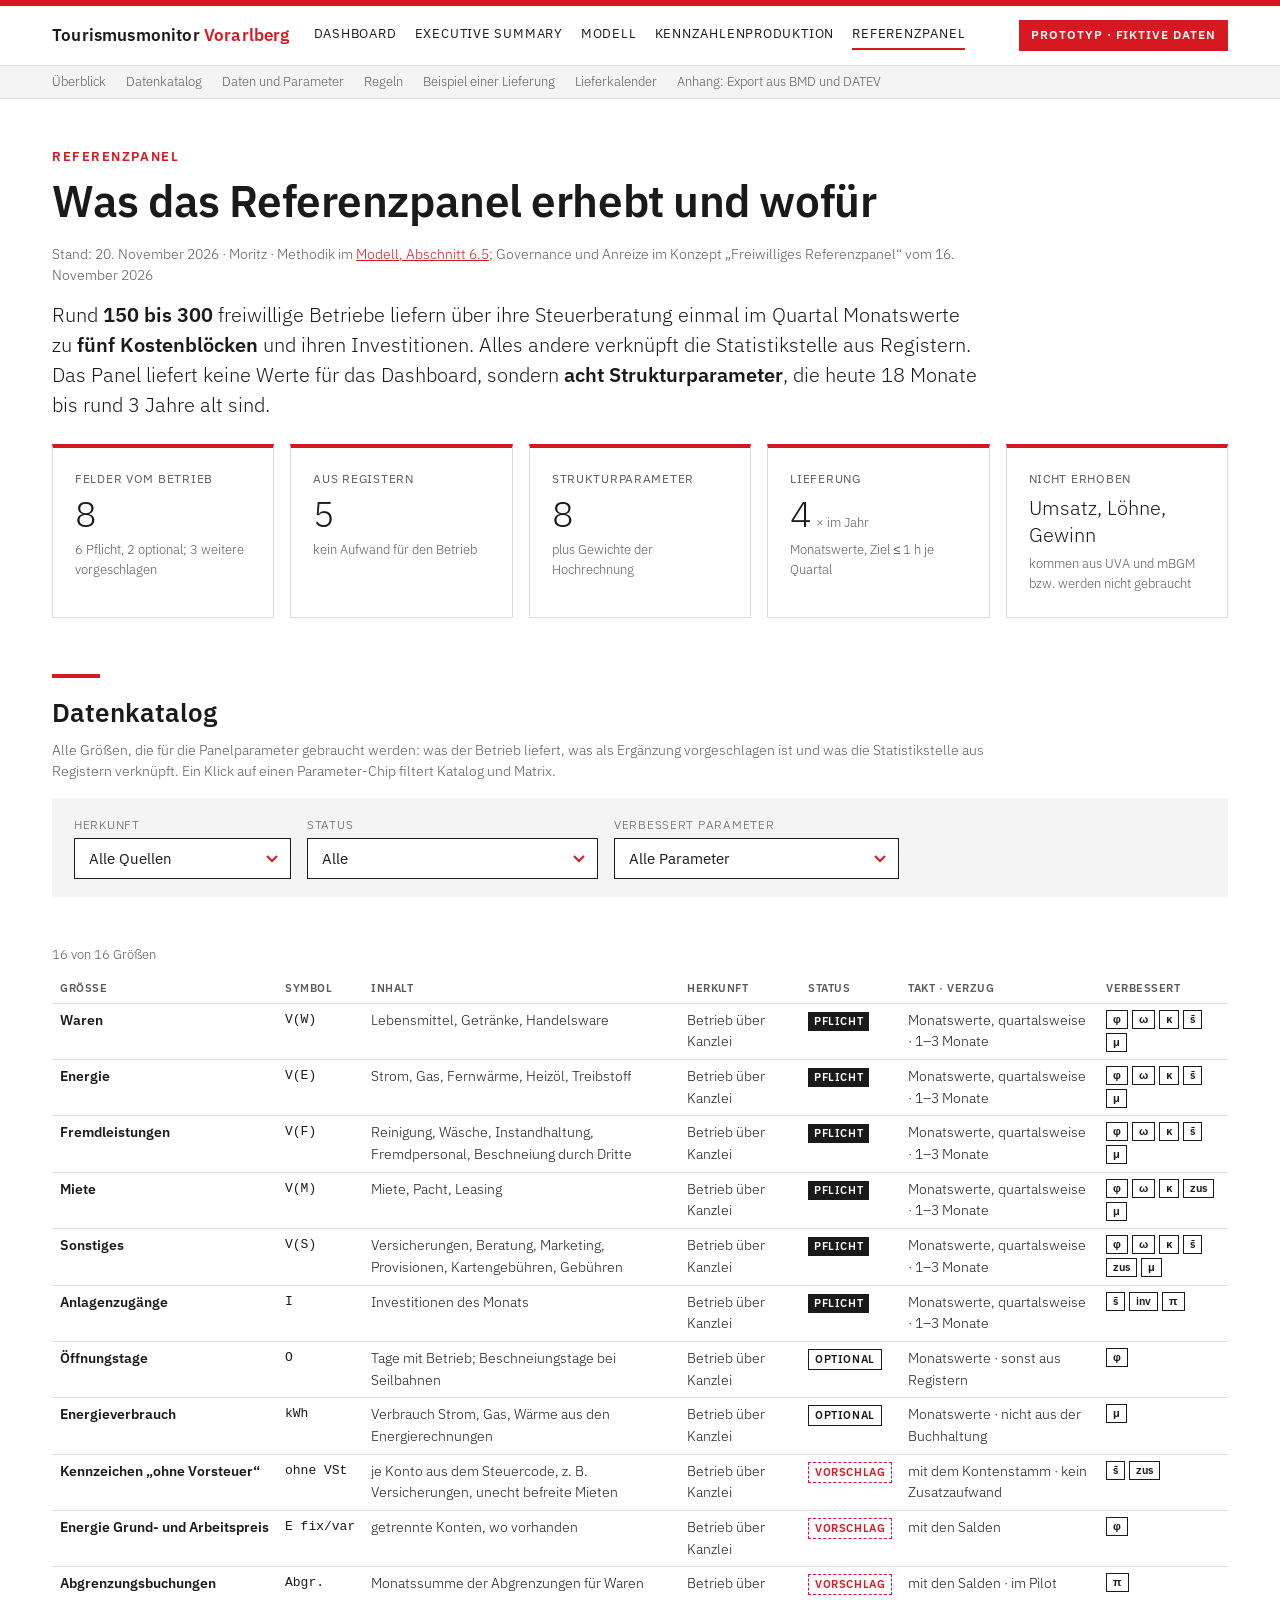
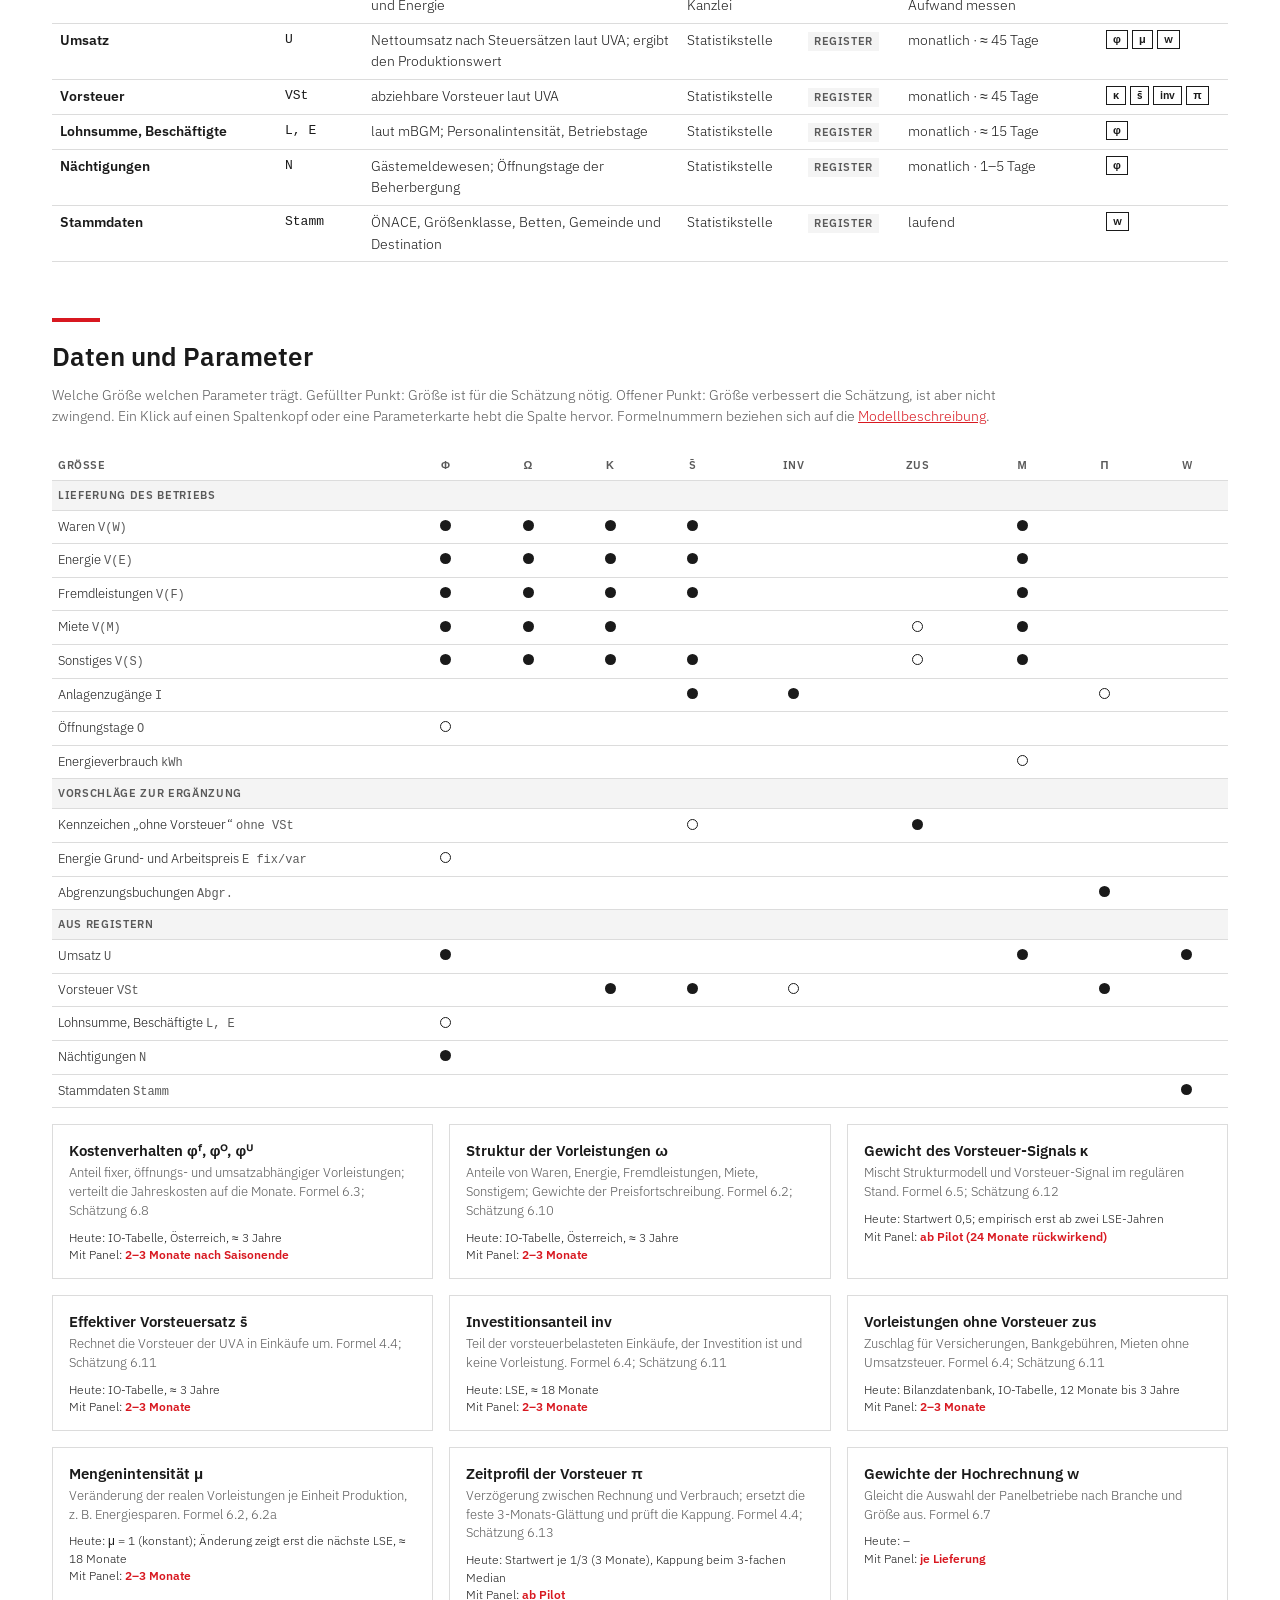
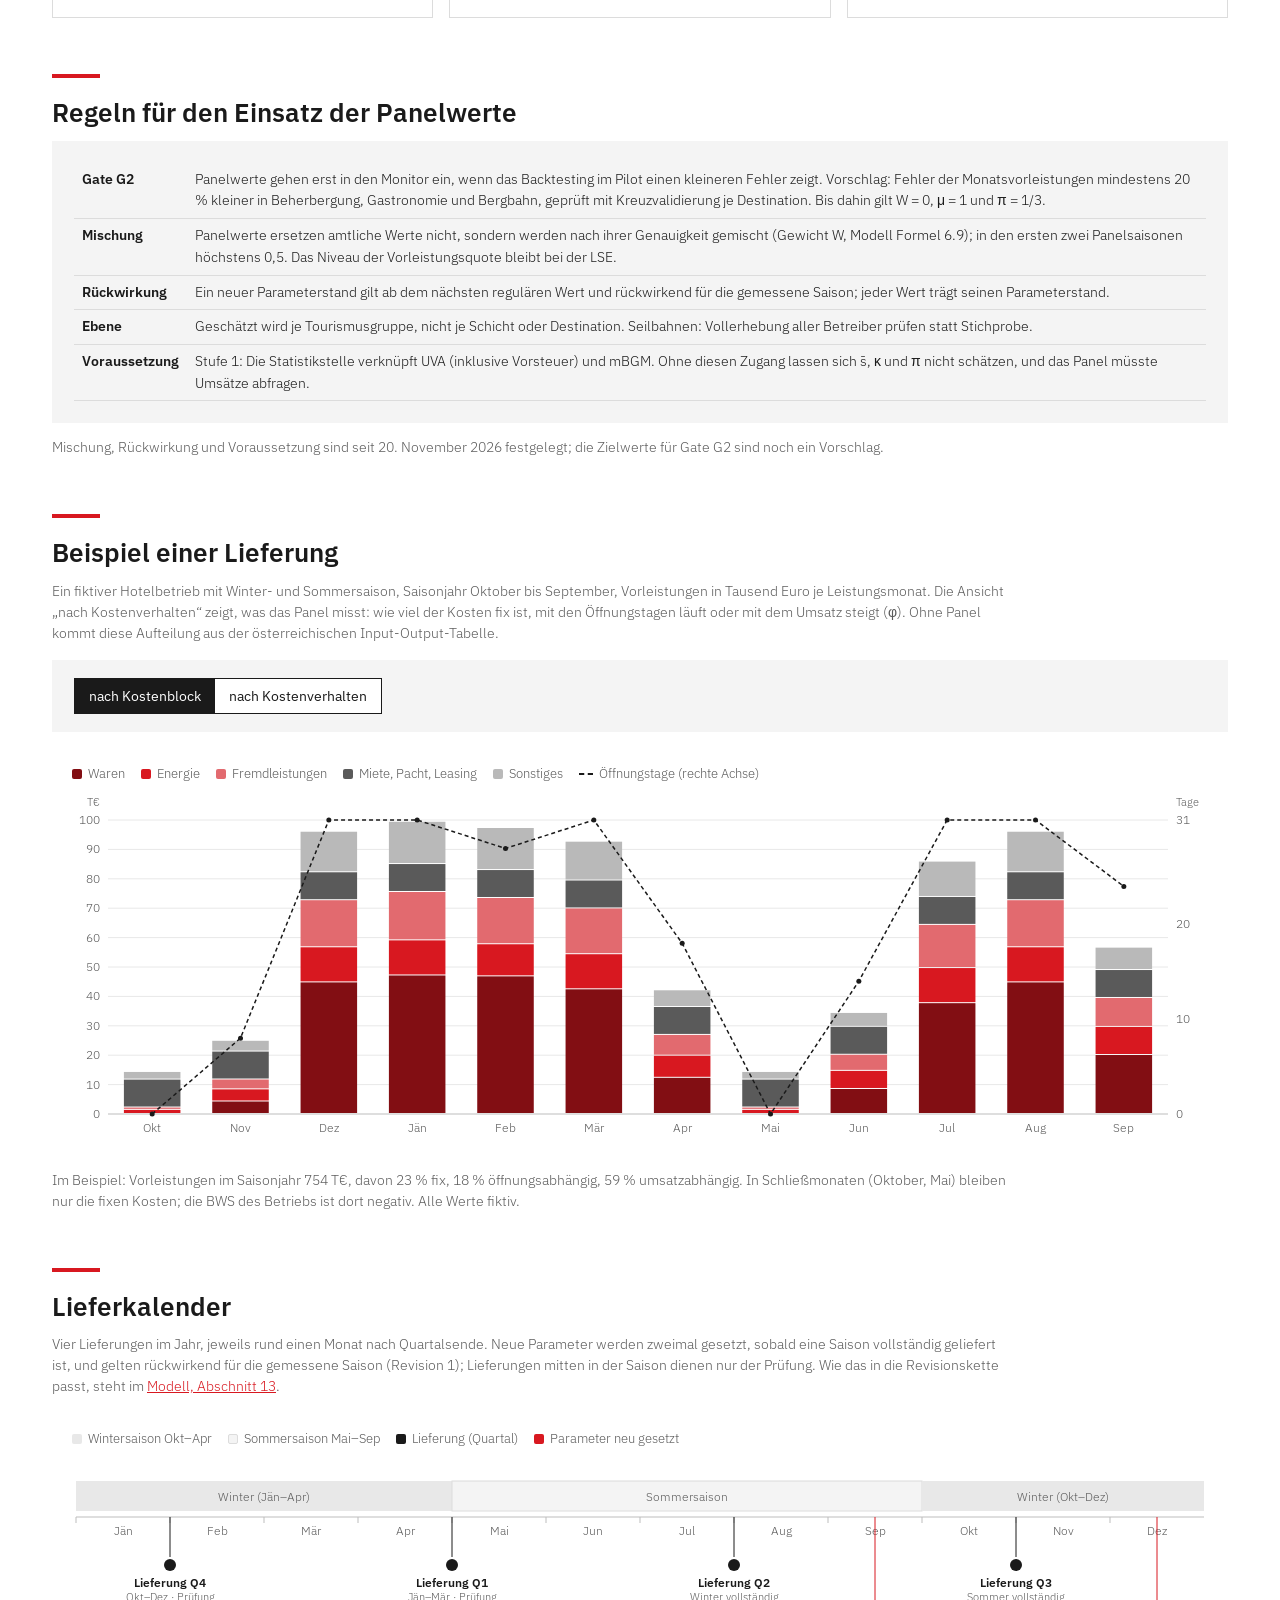
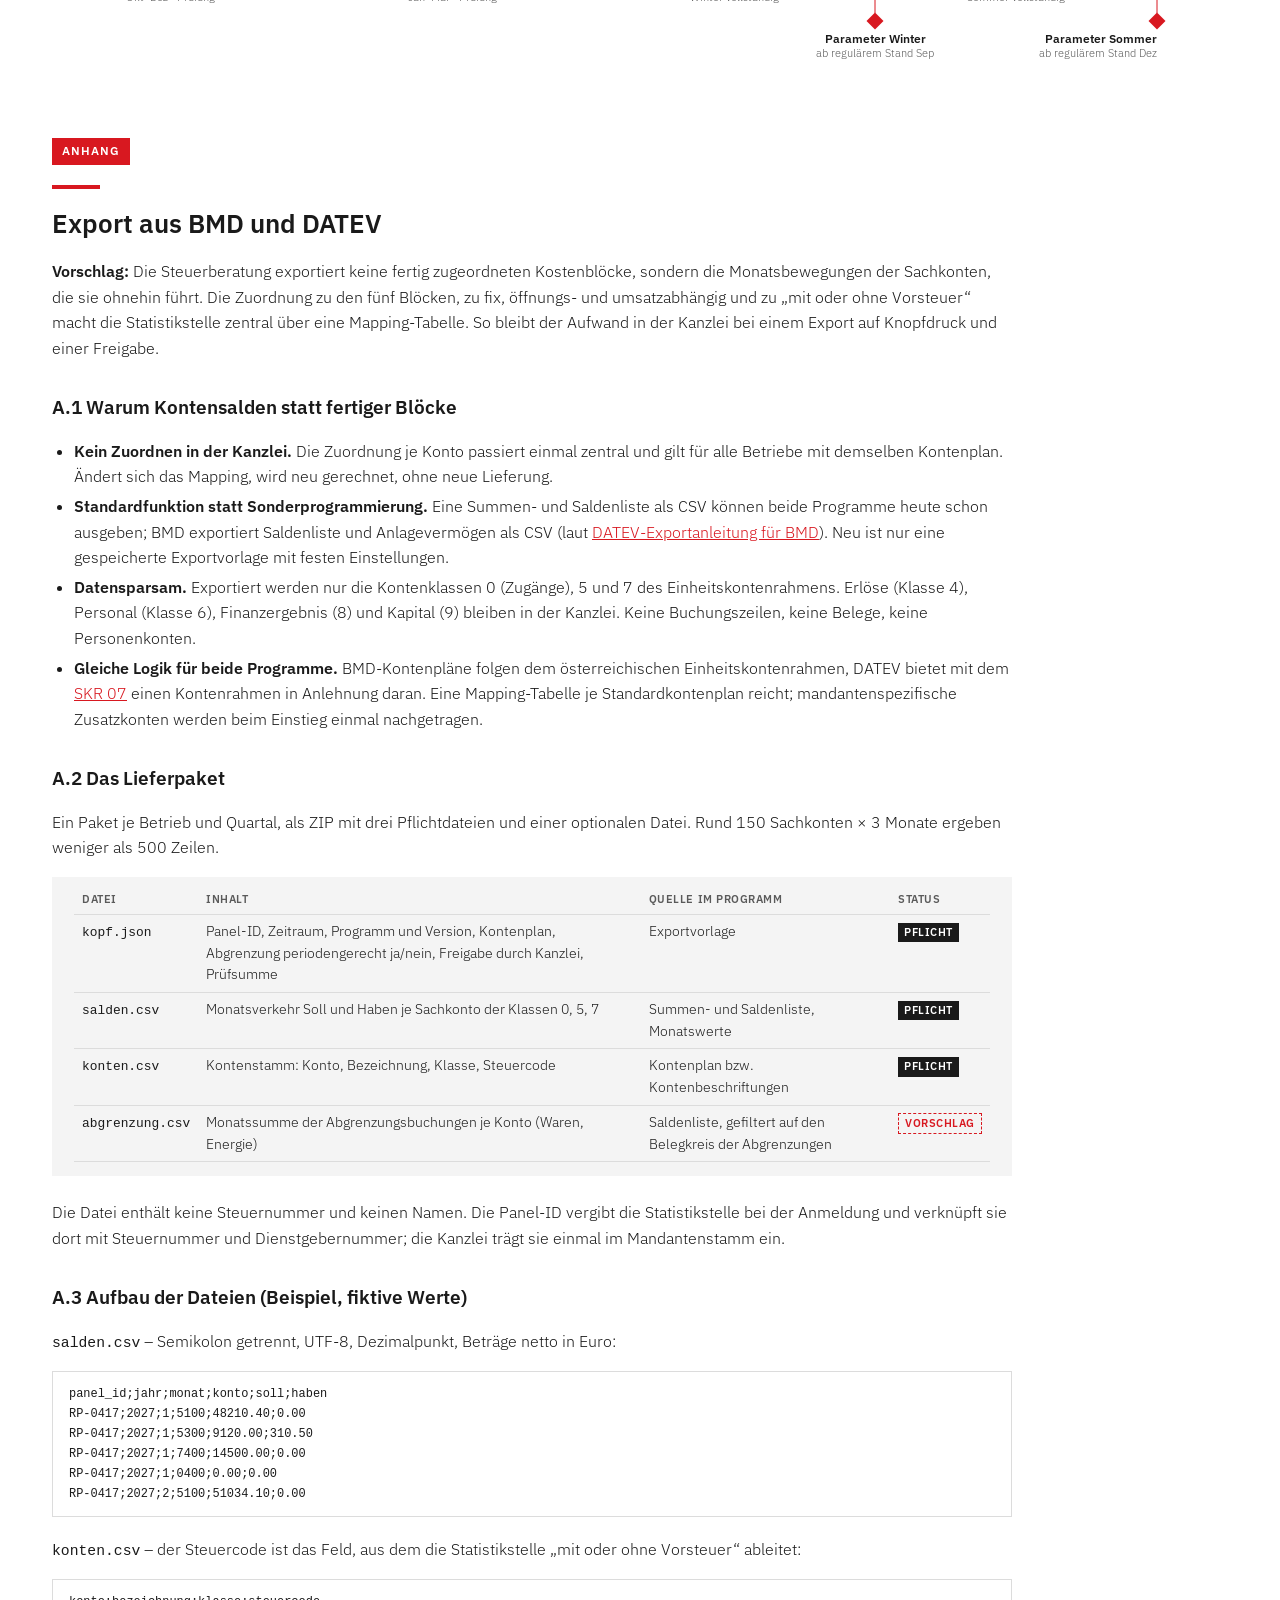
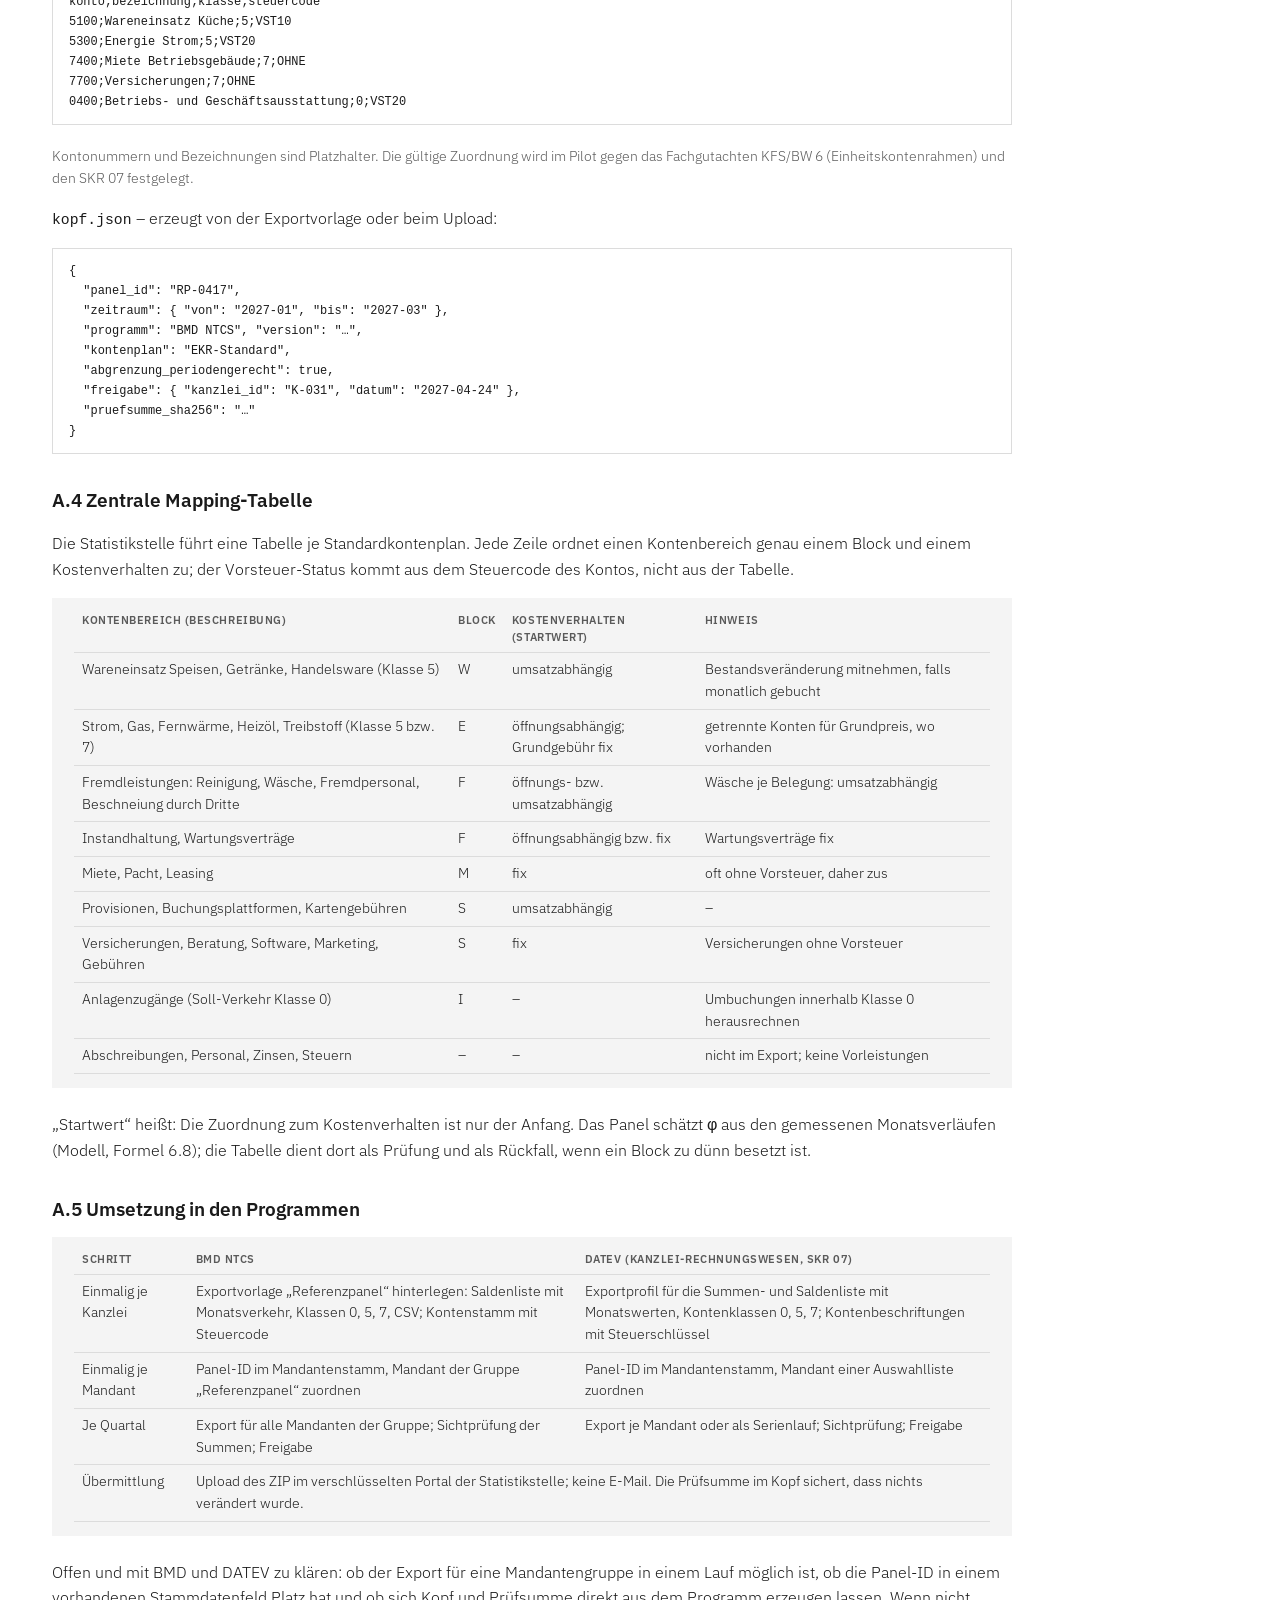
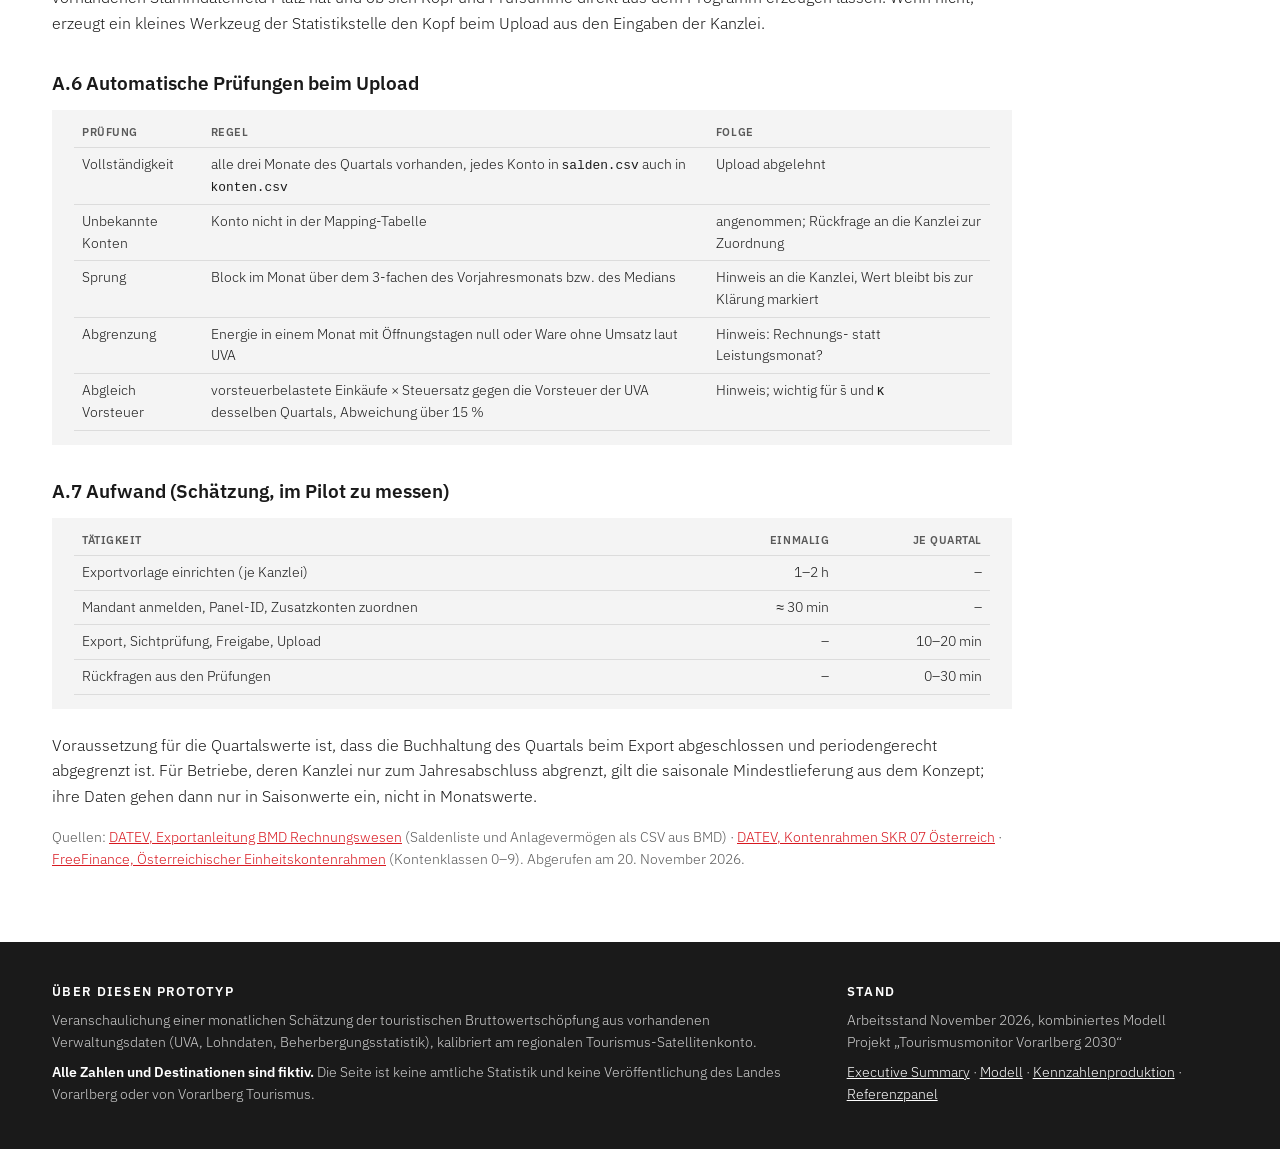
<file: referenzpanel.html>
<!DOCTYPE html>
<html lang="de-AT">
<head>
<meta charset="utf-8">
<meta name="viewport" content="width=device-width, initial-scale=1">
<title>Tourismusmonitor Vorarlberg – Referenzpanel</title>
<meta name="description" content="Referenzpanel Tourismusmonitor: zu erhebende Daten, Strukturparameter, Lieferkalender und Export aus BMD und DATEV">
<link rel="stylesheet" href="assets/site.css">
<style>
/* Ergänzungen für diese Seite, aufgebaut aus den Bausteinen von site.css */
.rp-filters select{min-width:200px}
.rp-count{font-size:13px;color:var(--grey);margin:0 0 8px}
.rp-tbl td.rp-name{font-weight:600;white-space:nowrap}
.rp-tbl td.rp-sym{font-family:ui-monospace,Menlo,monospace;font-size:13px;white-space:nowrap}
.rp-chips{display:flex;flex-wrap:wrap;gap:4px}
.rp-chip{display:inline-block;border:1px solid var(--ink);padding:0 6px;font-size:11px;font-weight:600;white-space:nowrap;cursor:pointer;background:#fff}
.rp-chip.on{background:var(--red);border-color:var(--red);color:#fff}
.rp-st{display:inline-block;font-size:11px;font-weight:600;text-transform:uppercase;letter-spacing:.05em;padding:1px 6px;white-space:nowrap}
.rp-st-pflicht{background:var(--ink);color:#fff}
.rp-st-optional{border:1px solid var(--ink)}
.rp-st-vorschlag{border:1px dashed var(--red);color:var(--red)}
.rp-st-register{background:var(--panel);color:var(--grey)}
.rp-mx{border-collapse:collapse;font-size:13px;width:100%}
.rp-mx th,.rp-mx td{border-bottom:1px solid var(--line);padding:6px 6px;text-align:center}
.rp-mx th{font-size:11px;text-transform:uppercase;letter-spacing:.05em;color:var(--grey);font-weight:600;vertical-align:bottom}
.rp-mx th.rp-pcol{cursor:pointer}
.rp-mx th.rp-pcol.on{color:var(--red)}
.rp-mx td:first-child,.rp-mx th:first-child{text-align:left;white-space:nowrap;width:30%}
.rp-mx td.rp-grp{background:var(--panel);font-size:11px;text-transform:uppercase;letter-spacing:.06em;color:var(--grey);font-weight:600;text-align:left}
.rp-dot{display:inline-block;width:11px;height:11px;border-radius:50%;background:var(--ink)}
.rp-dot.w{background:#fff;border:1.5px solid var(--ink)}
.rp-mx tr.dim td{opacity:.28}
.rp-mx td.hl{background:#FBEAEA}
.rp-params{display:grid;grid-template-columns:repeat(auto-fit,minmax(300px,1fr));gap:16px;margin-top:16px}
.rp-param{background:#fff;border:1px solid var(--line);padding:14px 16px;cursor:pointer}
.rp-param.on{border-color:var(--red);box-shadow:inset 0 3px 0 var(--red)}
.rp-param h4{margin:0 0 2px;font-size:15px;font-weight:600}
.rp-param p{margin:0;font-size:13px;color:var(--grey);line-height:1.45}
.rp-param .rp-lag{margin-top:8px;font-size:12px;color:var(--ink);font-variant-numeric:tabular-nums}
.rp-param .rp-lag b{color:var(--red);font-weight:600}
.rp-toggle{display:inline-flex;border:1px solid var(--ink)}
.rp-toggle button{font:400 14px 'IBM Plex Sans',sans-serif;background:#fff;border:0;padding:8px 14px;cursor:pointer;color:var(--ink)}
.rp-toggle button[aria-pressed="true"]{background:var(--ink);color:#fff}
.rp-axis text{fill:var(--grey);font-size:12px}
.rp-axis line,.rp-axis path{stroke:#BDBDBD}
.tm-doc pre{background:#fff;border:1px solid var(--line);padding:12px 16px;overflow-x:auto;font-size:13px;line-height:1.5;margin:12px 0 20px}
.tm-doc code{font-family:ui-monospace,Menlo,monospace;font-size:.92em}
.rp-annex-mark{display:inline-block;background:var(--red);color:#fff;font-size:12px;font-weight:600;letter-spacing:.08em;text-transform:uppercase;padding:4px 10px;margin:0 0 12px}
</style>
</head>
<body>
<div class="vh-top"></div>
<header class="vh">
  <div class="vh-in">
    <div class="vh-name">Tourismusmonitor <span>Vorarlberg</span></div>
    <nav class="vh-nav" aria-label="Seiten">
      <a href="index.html">Dashboard</a><a href="executive-summary.html">Executive Summary</a><a href="modell.html">Modell</a><a href="kennzahlenproduktion.html">Kennzahlenproduktion</a><a href="referenzpanel.html" aria-current="page">Referenzpanel</a>
    </nav>
    <div class="vh-proto">Prototyp · fiktive Daten</div>
  </div>
  <nav class="vh-sub" aria-label="Auf dieser Seite"><div class="vh-sub-in"><a href="#ueberblick">Überblick</a><a href="#datenkatalog">Datenkatalog</a><a href="#parameter">Daten und Parameter</a><a href="#regeln">Regeln</a><a href="#beispiel">Beispiel einer Lieferung</a><a href="#kalender">Lieferkalender</a><a href="#anhang-export">Anhang: Export aus BMD und DATEV</a></div></nav>
</header>

<main class="page">
<div class="tm">
  <p class="tm-kicker">Referenzpanel</p>
  <h1 class="tm-title">Was das Referenzpanel erhebt und wofür</h1>
  <p class="tm-note">Stand: 20. November 2026 · Moritz · Methodik im <a href="modell.html#parameter-aus-dem-referenzpanel">Modell, Abschnitt 6.5</a>; Governance und Anreize im Konzept „Freiwilliges Referenzpanel“ vom 16. November 2026</p>
  <p class="tm-lead">Rund <b>150 bis 300</b> freiwillige Betriebe liefern über ihre Steuerberatung einmal im Quartal Monatswerte zu <b>fünf Kostenblöcken</b> und ihren Investitionen. Alles andere verknüpft die Statistikstelle aus Registern. Das Panel liefert keine Werte für das Dashboard, sondern <b>acht Strukturparameter</b>, die heute 18 Monate bis rund 3 Jahre alt sind.</p>

  <section class="tm-sec" id="ueberblick">
    <div class="tm-tiles">
      <div class="tm-tile"><p class="tm-tile-k">Felder vom Betrieb</p><p class="tm-tile-v" id="k-betrieb">–</p><p class="tm-tile-d" id="k-betrieb-d">–</p></div>
      <div class="tm-tile"><p class="tm-tile-k">Aus Registern</p><p class="tm-tile-v" id="k-register">–</p><p class="tm-tile-d">kein Aufwand für den Betrieb</p></div>
      <div class="tm-tile"><p class="tm-tile-k">Strukturparameter</p><p class="tm-tile-v">8</p><p class="tm-tile-d">plus Gewichte der Hochrechnung</p></div>
      <div class="tm-tile"><p class="tm-tile-k">Lieferung</p><p class="tm-tile-v">4<span class="tm-tile-u">× im Jahr</span></p><p class="tm-tile-d">Monatswerte, Ziel ≤ 1 h je Quartal</p></div>
      <div class="tm-tile"><p class="tm-tile-k">Nicht erhoben</p><p class="tm-tile-v" style="font-size:20px!important;line-height:1.35">Umsatz, Löhne, Gewinn</p><p class="tm-tile-d">kommen aus UVA und mBGM bzw. werden nicht gebraucht</p></div>
    </div>
  </section>

  <section class="tm-sec" id="datenkatalog">
    <h2 class="tm-h2">Datenkatalog</h2>
    <p class="tm-sub">Alle Größen, die für die Panelparameter gebraucht werden: was der Betrieb liefert, was als Ergänzung vorgeschlagen ist und was die Statistikstelle aus Registern verknüpft. Ein Klick auf einen Parameter-Chip filtert Katalog und Matrix.</p>
    <div class="tm-controls rp-filters">
      <label>Herkunft
        <select class="dash-select" id="f-herkunft">
          <option value="alle">Alle Quellen</option>
          <option value="Betrieb">Lieferung des Betriebs</option>
          <option value="Register">Register (Statistikstelle)</option>
        </select>
      </label>
      <label>Status
        <select class="dash-select" id="f-status">
          <option value="alle">Alle</option>
          <option value="Pflicht">Pflicht im Panel</option>
          <option value="optional">Optional</option>
          <option value="Vorschlag">Vorschlag (noch nicht im Konzept)</option>
          <option value="Register">Register</option>
        </select>
      </label>
      <label>Verbessert Parameter
        <select class="dash-select" id="f-param"></select>
      </label>
    </div>
    <p class="rp-count" id="rp-count"></p>
    <div class="tm-card tm-tblwrap" style="background:#fff!important;padding:0">
      <table class="tm-tbl rp-tbl">
        <thead><tr><th>Größe</th><th>Symbol</th><th>Inhalt</th><th>Herkunft</th><th>Status</th><th>Takt · Verzug</th><th>Verbessert</th></tr></thead>
        <tbody id="rp-katalog"></tbody>
      </table>
    </div>
  </section>

  <section class="tm-sec" id="parameter">
    <h2 class="tm-h2">Daten und Parameter</h2>
    <p class="tm-sub">Welche Größe welchen Parameter trägt. Gefüllter Punkt: Größe ist für die Schätzung nötig. Offener Punkt: Größe verbessert die Schätzung, ist aber nicht zwingend. Ein Klick auf einen Spaltenkopf oder eine Parameterkarte hebt die Spalte hervor. Formelnummern beziehen sich auf die <a href="modell.html#parameter-aus-dem-referenzpanel">Modellbeschreibung</a>.</p>
    <div class="tm-card tm-tblwrap" style="background:#fff!important;padding:8px 0 0">
      <table class="rp-mx" id="rp-matrix"></table>
    </div>
    <div class="rp-params" id="rp-params"></div>
  </section>

  <section class="tm-sec">
    <h2 class="tm-h2" id="regeln">Regeln für den Einsatz der Panelwerte</h2>
    <div class="tm-card tm-tblwrap"><table class="tm-tbl">
      <tbody>
        <tr><td><strong>Gate G2</strong></td><td>Panelwerte gehen erst in den Monitor ein, wenn das Backtesting im Pilot einen kleineren Fehler zeigt. Vorschlag: Fehler der Monatsvorleistungen mindestens 20 % kleiner in Beherbergung, Gastronomie und Bergbahn, geprüft mit Kreuzvalidierung je Destination. Bis dahin gilt W = 0, μ = 1 und π = 1/3.</td></tr>
        <tr><td><strong>Mischung</strong></td><td>Panelwerte ersetzen amtliche Werte nicht, sondern werden nach ihrer Genauigkeit gemischt (Gewicht W, Modell Formel 6.9); in den ersten zwei Panelsaisonen höchstens 0,5. Das Niveau der Vorleistungsquote bleibt bei der LSE.</td></tr>
        <tr><td><strong>Rückwirkung</strong></td><td>Ein neuer Parameterstand gilt ab dem nächsten regulären Wert und rückwirkend für die gemessene Saison; jeder Wert trägt seinen Parameterstand.</td></tr>
        <tr><td><strong>Ebene</strong></td><td>Geschätzt wird je Tourismusgruppe, nicht je Schicht oder Destination. Seilbahnen: Vollerhebung aller Betreiber prüfen statt Stichprobe.</td></tr>
        <tr><td><strong>Voraussetzung</strong></td><td>Stufe 1: Die Statistikstelle verknüpft UVA (inklusive Vorsteuer) und mBGM. Ohne diesen Zugang lassen sich s̄, κ und π nicht schätzen, und das Panel müsste Umsätze abfragen.</td></tr>
      </tbody>
    </table></div>
    <p class="tm-note">Mischung, Rückwirkung und Voraussetzung sind seit 20. November 2026 festgelegt; die Zielwerte für Gate G2 sind noch ein Vorschlag.</p>
  </section>

  <section class="tm-sec" id="beispiel">
    <h2 class="tm-h2">Beispiel einer Lieferung</h2>
    <p class="tm-sub">Ein fiktiver Hotelbetrieb mit Winter- und Sommersaison, Saisonjahr Oktober bis September, Vorleistungen in Tausend Euro je Leistungsmonat. Die Ansicht „nach Kostenverhalten“ zeigt, was das Panel misst: wie viel der Kosten fix ist, mit den Öffnungstagen läuft oder mit dem Umsatz steigt (φ). Ohne Panel kommt diese Aufteilung aus der österreichischen Input-Output-Tabelle.</p>
    <div class="tm-controls" style="margin-bottom:16px!important">
      <div class="rp-toggle" role="group" aria-label="Ansicht">
        <button type="button" data-view="block" aria-pressed="true">nach Kostenblock</button><button type="button" data-view="typ" aria-pressed="false">nach Kostenverhalten</button>
      </div>
    </div>
    <div class="tm-card" style="background:#fff!important;padding:16px 8px 8px">
      <div class="tm-legend" id="rp-legend" style="padding-left:12px"></div>
      <div class="tm-chart" id="rp-chart" style="min-height:340px"></div>
    </div>
    <p class="tm-note" id="rp-chart-note"></p>
  </section>

  <section class="tm-sec" id="kalender">
    <h2 class="tm-h2">Lieferkalender</h2>
    <p class="tm-sub">Vier Lieferungen im Jahr, jeweils rund einen Monat nach Quartalsende. Neue Parameter werden zweimal gesetzt, sobald eine Saison vollständig geliefert ist, und gelten rückwirkend für die gemessene Saison (Revision 1); Lieferungen mitten in der Saison dienen nur der Prüfung. Wie das in die Revisionskette passt, steht im <a href="modell.html#produktionskalender-und-revisionskette">Modell, Abschnitt 13</a>.</p>
    <div class="tm-card" style="background:#fff!important;padding:16px 8px 8px">
      <div class="tm-legend" style="padding-left:12px">
        <span><i style="background:#E8E8E8"></i>Wintersaison Okt–Apr</span>
        <span><i style="background:#F4F4F4;border:1px solid #DCDCDC"></i>Sommersaison Mai–Sep</span>
        <span><i style="background:#1A1A1A"></i>Lieferung (Quartal)</span>
        <span><i style="background:#D81820"></i>Parameter neu gesetzt</span>
      </div>
      <div class="tm-chart" id="rp-cal" style="min-height:216px"></div>
    </div>
  </section>

  <!-- ===================== Anhang ===================== -->
  <section class="tm-sec tm-doc" id="anhang-export" style="max-width:60rem">
    <span class="rp-annex-mark">Anhang</span>
    <h2 class="tm-h2" style="margin-top:8px!important">Export aus BMD und DATEV</h2>
    <p><strong>Vorschlag:</strong> Die Steuerberatung exportiert keine fertig zugeordneten Kostenblöcke, sondern die Monatsbewegungen der Sachkonten, die sie ohnehin führt. Die Zuordnung zu den fünf Blöcken, zu fix, öffnungs- und umsatzabhängig und zu „mit oder ohne Vorsteuer“ macht die Statistikstelle zentral über eine Mapping-Tabelle. So bleibt der Aufwand in der Kanzlei bei einem Export auf Knopfdruck und einer Freigabe.</p>

    <h3 class="tm-h3">A.1 Warum Kontensalden statt fertiger Blöcke</h3>
    <ul>
      <li><strong>Kein Zuordnen in der Kanzlei.</strong> Die Zuordnung je Konto passiert einmal zentral und gilt für alle Betriebe mit demselben Kontenplan. Ändert sich das Mapping, wird neu gerechnet, ohne neue Lieferung.</li>
      <li><strong>Standardfunktion statt Sonderprogrammierung.</strong> Eine Summen- und Saldenliste als CSV können beide Programme heute schon ausgeben; BMD exportiert Saldenliste und Anlagevermögen als CSV (laut <a href="https://www.datev.de/content/dam/markenassets/themen-und-produktgruppen/zielgruppen/steuerberater/rechnungswesen/exportanleitungen/bmd-rechnungswesen-exportanleitung.pdf">DATEV-Exportanleitung für BMD</a>). Neu ist nur eine gespeicherte Exportvorlage mit festen Einstellungen.</li>
      <li><strong>Datensparsam.</strong> Exportiert werden nur die Kontenklassen 0 (Zugänge), 5 und 7 des Einheitskontenrahmens. Erlöse (Klasse 4), Personal (Klasse 6), Finanzergebnis (8) und Kapital (9) bleiben in der Kanzlei. Keine Buchungszeilen, keine Belege, keine Personenkonten.</li>
      <li><strong>Gleiche Logik für beide Programme.</strong> BMD-Kontenpläne folgen dem österreichischen Einheitskontenrahmen, DATEV bietet mit dem <a href="https://www.datev.de/web/de/datev-shop/material/kontenrahmen-skr-07-oesterreich/">SKR 07</a> einen Kontenrahmen in Anlehnung daran. Eine Mapping-Tabelle je Standardkontenplan reicht; mandantenspezifische Zusatzkonten werden beim Einstieg einmal nachgetragen.</li>
    </ul>

    <h3 class="tm-h3">A.2 Das Lieferpaket</h3>
    <p>Ein Paket je Betrieb und Quartal, als ZIP mit drei Pflichtdateien und einer optionalen Datei. Rund 150 Sachkonten × 3 Monate ergeben weniger als 500 Zeilen.</p>
    <div class="tm-card tm-tblwrap"><table class="tm-tbl">
      <thead><tr><th>Datei</th><th>Inhalt</th><th>Quelle im Programm</th><th>Status</th></tr></thead>
      <tbody>
        <tr><td><code>kopf.json</code></td><td>Panel-ID, Zeitraum, Programm und Version, Kontenplan, Abgrenzung periodengerecht ja/nein, Freigabe durch Kanzlei, Prüfsumme</td><td>Exportvorlage</td><td><span class="rp-st rp-st-pflicht">Pflicht</span></td></tr>
        <tr><td><code>salden.csv</code></td><td>Monatsverkehr Soll und Haben je Sachkonto der Klassen 0, 5, 7</td><td>Summen- und Saldenliste, Monatswerte</td><td><span class="rp-st rp-st-pflicht">Pflicht</span></td></tr>
        <tr><td><code>konten.csv</code></td><td>Kontenstamm: Konto, Bezeichnung, Klasse, Steuercode</td><td>Kontenplan bzw. Kontenbeschriftungen</td><td><span class="rp-st rp-st-pflicht">Pflicht</span></td></tr>
        <tr><td><code>abgrenzung.csv</code></td><td>Monatssumme der Abgrenzungsbuchungen je Konto (Waren, Energie)</td><td>Saldenliste, gefiltert auf den Belegkreis der Abgrenzungen</td><td><span class="rp-st rp-st-vorschlag">Vorschlag</span></td></tr>
      </tbody>
    </table></div>
    <p>Die Datei enthält keine Steuernummer und keinen Namen. Die Panel-ID vergibt die Statistikstelle bei der Anmeldung und verknüpft sie dort mit Steuernummer und Dienstgebernummer; die Kanzlei trägt sie einmal im Mandantenstamm ein.</p>

    <h3 class="tm-h3">A.3 Aufbau der Dateien (Beispiel, fiktive Werte)</h3>
    <p><code>salden.csv</code> – Semikolon getrennt, UTF-8, Dezimalpunkt, Beträge netto in Euro:</p>
<pre><code>panel_id;jahr;monat;konto;soll;haben
RP-0417;2027;1;5100;48210.40;0.00
RP-0417;2027;1;5300;9120.00;310.50
RP-0417;2027;1;7400;14500.00;0.00
RP-0417;2027;1;0400;0.00;0.00
RP-0417;2027;2;5100;51034.10;0.00</code></pre>
    <p><code>konten.csv</code> – der Steuercode ist das Feld, aus dem die Statistikstelle „mit oder ohne Vorsteuer“ ableitet:</p>
<pre><code>konto;bezeichnung;klasse;steuercode
5100;Wareneinsatz Küche;5;VST10
5300;Energie Strom;5;VST20
7400;Miete Betriebsgebäude;7;OHNE
7700;Versicherungen;7;OHNE
0400;Betriebs- und Geschäftsausstattung;0;VST20</code></pre>
    <p class="tm-note">Kontonummern und Bezeichnungen sind Platzhalter. Die gültige Zuordnung wird im Pilot gegen das Fachgutachten KFS/BW 6 (Einheitskontenrahmen) und den SKR 07 festgelegt.</p>
    <p><code>kopf.json</code> – erzeugt von der Exportvorlage oder beim Upload:</p>
<pre><code>{
  "panel_id": "RP-0417",
  "zeitraum": { "von": "2027-01", "bis": "2027-03" },
  "programm": "BMD NTCS", "version": "…",
  "kontenplan": "EKR-Standard",
  "abgrenzung_periodengerecht": true,
  "freigabe": { "kanzlei_id": "K-031", "datum": "2027-04-24" },
  "pruefsumme_sha256": "…"
}</code></pre>

    <h3 class="tm-h3">A.4 Zentrale Mapping-Tabelle</h3>
    <p>Die Statistikstelle führt eine Tabelle je Standardkontenplan. Jede Zeile ordnet einen Kontenbereich genau einem Block und einem Kostenverhalten zu; der Vorsteuer-Status kommt aus dem Steuercode des Kontos, nicht aus der Tabelle.</p>
    <div class="tm-card tm-tblwrap"><table class="tm-tbl">
      <thead><tr><th>Kontenbereich (Beschreibung)</th><th>Block</th><th>Kostenverhalten (Startwert)</th><th>Hinweis</th></tr></thead>
      <tbody>
        <tr><td>Wareneinsatz Speisen, Getränke, Handelsware (Klasse 5)</td><td>W</td><td>umsatzabhängig</td><td>Bestandsveränderung mitnehmen, falls monatlich gebucht</td></tr>
        <tr><td>Strom, Gas, Fernwärme, Heizöl, Treibstoff (Klasse 5 bzw. 7)</td><td>E</td><td>öffnungsabhängig; Grundgebühr fix</td><td>getrennte Konten für Grundpreis, wo vorhanden</td></tr>
        <tr><td>Fremdleistungen: Reinigung, Wäsche, Fremdpersonal, Beschneiung durch Dritte</td><td>F</td><td>öffnungs- bzw. umsatzabhängig</td><td>Wäsche je Belegung: umsatzabhängig</td></tr>
        <tr><td>Instandhaltung, Wartungsverträge</td><td>F</td><td>öffnungsabhängig bzw. fix</td><td>Wartungsverträge fix</td></tr>
        <tr><td>Miete, Pacht, Leasing</td><td>M</td><td>fix</td><td>oft ohne Vorsteuer, daher zus</td></tr>
        <tr><td>Provisionen, Buchungsplattformen, Kartengebühren</td><td>S</td><td>umsatzabhängig</td><td>–</td></tr>
        <tr><td>Versicherungen, Beratung, Software, Marketing, Gebühren</td><td>S</td><td>fix</td><td>Versicherungen ohne Vorsteuer</td></tr>
        <tr><td>Anlagenzugänge (Soll-Verkehr Klasse 0)</td><td>I</td><td>–</td><td>Umbuchungen innerhalb Klasse 0 herausrechnen</td></tr>
        <tr><td>Abschreibungen, Personal, Zinsen, Steuern</td><td>–</td><td>–</td><td>nicht im Export; keine Vorleistungen</td></tr>
      </tbody>
    </table></div>
    <p>„Startwert“ heißt: Die Zuordnung zum Kostenverhalten ist nur der Anfang. Das Panel schätzt φ aus den gemessenen Monatsverläufen (Modell, Formel 6.8); die Tabelle dient dort als Prüfung und als Rückfall, wenn ein Block zu dünn besetzt ist.</p>

    <h3 class="tm-h3">A.5 Umsetzung in den Programmen</h3>
    <div class="tm-card tm-tblwrap"><table class="tm-tbl">
      <thead><tr><th>Schritt</th><th>BMD NTCS</th><th>DATEV (Kanzlei-Rechnungswesen, SKR 07)</th></tr></thead>
      <tbody>
        <tr><td>Einmalig je Kanzlei</td><td>Exportvorlage „Referenzpanel“ hinterlegen: Saldenliste mit Monatsverkehr, Klassen 0, 5, 7, CSV; Kontenstamm mit Steuercode</td><td>Exportprofil für die Summen- und Saldenliste mit Monatswerten, Kontenklassen 0, 5, 7; Kontenbeschriftungen mit Steuerschlüssel</td></tr>
        <tr><td>Einmalig je Mandant</td><td>Panel-ID im Mandantenstamm, Mandant der Gruppe „Referenzpanel“ zuordnen</td><td>Panel-ID im Mandantenstamm, Mandant einer Auswahlliste zuordnen</td></tr>
        <tr><td>Je Quartal</td><td>Export für alle Mandanten der Gruppe; Sichtprüfung der Summen; Freigabe</td><td>Export je Mandant oder als Serienlauf; Sichtprüfung; Freigabe</td></tr>
        <tr><td>Übermittlung</td><td colspan="2">Upload des ZIP im verschlüsselten Portal der Statistikstelle; keine E-Mail. Die Prüfsumme im Kopf sichert, dass nichts verändert wurde.</td></tr>
      </tbody>
    </table></div>
    <p>Offen und mit BMD und DATEV zu klären: ob der Export für eine Mandantengruppe in einem Lauf möglich ist, ob die Panel-ID in einem vorhandenen Stammdatenfeld Platz hat und ob sich Kopf und Prüfsumme direkt aus dem Programm erzeugen lassen. Wenn nicht, erzeugt ein kleines Werkzeug der Statistikstelle den Kopf beim Upload aus den Eingaben der Kanzlei.</p>

    <h3 class="tm-h3">A.6 Automatische Prüfungen beim Upload</h3>
    <div class="tm-card tm-tblwrap"><table class="tm-tbl">
      <thead><tr><th>Prüfung</th><th>Regel</th><th>Folge</th></tr></thead>
      <tbody>
        <tr><td>Vollständigkeit</td><td>alle drei Monate des Quartals vorhanden, jedes Konto in <code>salden.csv</code> auch in <code>konten.csv</code></td><td>Upload abgelehnt</td></tr>
        <tr><td>Unbekannte Konten</td><td>Konto nicht in der Mapping-Tabelle</td><td>angenommen; Rückfrage an die Kanzlei zur Zuordnung</td></tr>
        <tr><td>Sprung</td><td>Block im Monat über dem 3-fachen des Vorjahresmonats bzw. des Medians</td><td>Hinweis an die Kanzlei, Wert bleibt bis zur Klärung markiert</td></tr>
        <tr><td>Abgrenzung</td><td>Energie in einem Monat mit Öffnungstagen null oder Ware ohne Umsatz laut UVA</td><td>Hinweis: Rechnungs- statt Leistungsmonat?</td></tr>
        <tr><td>Abgleich Vorsteuer</td><td>vorsteuerbelastete Einkäufe × Steuersatz gegen die Vorsteuer der UVA desselben Quartals, Abweichung über 15 %</td><td>Hinweis; wichtig für s̄ und κ</td></tr>
      </tbody>
    </table></div>

    <h3 class="tm-h3">A.7 Aufwand (Schätzung, im Pilot zu messen)</h3>
    <div class="tm-card tm-tblwrap"><table class="tm-tbl">
      <thead><tr><th>Tätigkeit</th><th class="n">Einmalig</th><th class="n">Je Quartal</th></tr></thead>
      <tbody>
        <tr><td>Exportvorlage einrichten (je Kanzlei)</td><td class="n">1–2 h</td><td class="n">–</td></tr>
        <tr><td>Mandant anmelden, Panel-ID, Zusatzkonten zuordnen</td><td class="n">≈ 30 min</td><td class="n">–</td></tr>
        <tr><td>Export, Sichtprüfung, Freigabe, Upload</td><td class="n">–</td><td class="n">10–20 min</td></tr>
        <tr><td>Rückfragen aus den Prüfungen</td><td class="n">–</td><td class="n">0–30 min</td></tr>
      </tbody>
    </table></div>
    <p>Voraussetzung für die Quartalswerte ist, dass die Buchhaltung des Quartals beim Export abgeschlossen und periodengerecht abgegrenzt ist. Für Betriebe, deren Kanzlei nur zum Jahresabschluss abgrenzt, gilt die saisonale Mindestlieferung aus dem Konzept; ihre Daten gehen dann nur in Saisonwerte ein, nicht in Monatswerte.</p>
    <p class="tm-note">Quellen: <a href="https://www.datev.de/content/dam/markenassets/themen-und-produktgruppen/zielgruppen/steuerberater/rechnungswesen/exportanleitungen/bmd-rechnungswesen-exportanleitung.pdf">DATEV, Exportanleitung BMD Rechnungswesen</a> (Saldenliste und Anlagevermögen als CSV aus BMD) · <a href="https://www.datev.de/web/de/datev-shop/material/kontenrahmen-skr-07-oesterreich/">DATEV, Kontenrahmen SKR 07 Österreich</a> · <a href="https://freefinance.at/buchhaltung/kontenrahmen.html">FreeFinance, Österreichischer Einheitskontenrahmen</a> (Kontenklassen 0–9). Abgerufen am 20. November 2026.</p>
  </section>
</div>
</main>

<footer class="vf">
  <div class="vf-in">
    <div>
      <h4>Über diesen Prototyp</h4>
      <p>Veranschaulichung einer monatlichen Schätzung der touristischen Bruttowertschöpfung aus vorhandenen Verwaltungsdaten (UVA, Lohndaten, Beherbergungsstatistik), kalibriert am regionalen Tourismus-Satellitenkonto.</p>
      <p><strong style="color:#fff">Alle Zahlen und Destinationen sind fiktiv.</strong> Die Seite ist keine amtliche Statistik und keine Veröffentlichung des Landes Vorarlberg oder von Vorarlberg Tourismus.</p>
    </div>
    <div>
      <h4>Stand</h4>
      <p>Arbeitsstand November 2026, kombiniertes Modell<br>Projekt „Tourismusmonitor Vorarlberg 2030“</p>
      <p><a href="executive-summary.html" style="color:#fff">Executive Summary</a> · <a href="modell.html" style="color:#fff">Modell</a> · <a href="kennzahlenproduktion.html" style="color:#fff">Kennzahlenproduktion</a> · <a href="referenzpanel.html" style="color:#fff">Referenzpanel</a></p>
    </div>
  </div>
  <div class="vf-bar"></div>
</footer>

<script>
(function(){
"use strict";
var SVGNS="http://www.w3.org/2000/svg";
function el(tag,attrs,parent){var e=document.createElementNS(SVGNS,tag);for(var k in attrs)e.setAttribute(k,attrs[k]);if(parent)parent.appendChild(e);return e;}
function fmt(x,d){return x.toLocaleString("de-AT",{minimumFractionDigits:d||0,maximumFractionDigits:d||0});}

/* ---------- Parameter ---------- */
var P=[
 {id:"phi",sym:"φ",name:"Kostenverhalten φᶠ, φᴼ, φᵁ",f:"6.3; Schätzung 6.8",d:"Anteil fixer, öffnungs- und umsatzabhängiger Vorleistungen; verteilt die Jahreskosten auf die Monate.",heute:"IO-Tabelle, Österreich, ≈ 3 Jahre",panel:"2–3 Monate nach Saisonende"},
 {id:"omega",sym:"ω",name:"Struktur der Vorleistungen ω",f:"6.2; Schätzung 6.10",d:"Anteile von Waren, Energie, Fremdleistungen, Miete, Sonstigem; Gewichte der Preisfortschreibung.",heute:"IO-Tabelle, Österreich, ≈ 3 Jahre",panel:"2–3 Monate"},
 {id:"kappa",sym:"κ",name:"Gewicht des Vorsteuer-Signals κ",f:"6.5; Schätzung 6.12",d:"Mischt Strukturmodell und Vorsteuer-Signal im regulären Stand.",heute:"Startwert 0,5; empirisch erst ab zwei LSE-Jahren",panel:"ab Pilot (24 Monate rückwirkend)"},
 {id:"sbar",sym:"s̄",name:"Effektiver Vorsteuersatz s̄",f:"4.4; Schätzung 6.11",d:"Rechnet die Vorsteuer der UVA in Einkäufe um.",heute:"IO-Tabelle, ≈ 3 Jahre",panel:"2–3 Monate"},
 {id:"inv",sym:"inv",name:"Investitionsanteil inv",f:"6.4; Schätzung 6.11",d:"Teil der vorsteuerbelasteten Einkäufe, der Investition ist und keine Vorleistung.",heute:"LSE, ≈ 18 Monate",panel:"2–3 Monate"},
 {id:"zus",sym:"zus",name:"Vorleistungen ohne Vorsteuer zus",f:"6.4; Schätzung 6.11",d:"Zuschlag für Versicherungen, Bankgebühren, Mieten ohne Umsatzsteuer.",heute:"Bilanzdatenbank, IO-Tabelle, 12 Monate bis 3 Jahre",panel:"2–3 Monate"},
 {id:"mu",sym:"μ",name:"Mengenintensität μ",f:"6.2, 6.2a",d:"Veränderung der realen Vorleistungen je Einheit Produktion, z. B. Energiesparen.",heute:"μ = 1 (konstant); Änderung zeigt erst die nächste LSE, ≈ 18 Monate",panel:"2–3 Monate"},
 {id:"pi",sym:"π",name:"Zeitprofil der Vorsteuer π",f:"4.4; Schätzung 6.13",d:"Verzögerung zwischen Rechnung und Verbrauch; ersetzt die feste 3-Monats-Glättung und prüft die Kappung.",heute:"Startwert je 1/3 (3 Monate), Kappung beim 3-fachen Median",panel:"ab Pilot"},
 {id:"w",sym:"w",name:"Gewichte der Hochrechnung w",f:"6.7",d:"Gleicht die Auswahl der Panelbetriebe nach Branche und Größe aus.",heute:"–",panel:"je Lieferung"}
];
var PI={};P.forEach(function(p){PI[p.id]=p;});

/* ---------- Datenkatalog: 2 = nötig, 1 = verbessert ---------- */
var D=[
 {g:"Lieferung des Betriebs",sym:"V(W)",name:"Waren",inh:"Lebensmittel, Getränke, Handelsware",her:"Betrieb",st:"Pflicht",takt:"Monatswerte, quartalsweise · 1–3 Monate",p:{omega:2,phi:2,mu:2,kappa:2,sbar:2}},
 {g:"Lieferung des Betriebs",sym:"V(E)",name:"Energie",inh:"Strom, Gas, Fernwärme, Heizöl, Treibstoff",her:"Betrieb",st:"Pflicht",takt:"Monatswerte, quartalsweise · 1–3 Monate",p:{omega:2,phi:2,mu:2,kappa:2,sbar:2}},
 {g:"Lieferung des Betriebs",sym:"V(F)",name:"Fremdleistungen",inh:"Reinigung, Wäsche, Instandhaltung, Fremdpersonal, Beschneiung durch Dritte",her:"Betrieb",st:"Pflicht",takt:"Monatswerte, quartalsweise · 1–3 Monate",p:{omega:2,phi:2,mu:2,kappa:2,sbar:2}},
 {g:"Lieferung des Betriebs",sym:"V(M)",name:"Miete",inh:"Miete, Pacht, Leasing",her:"Betrieb",st:"Pflicht",takt:"Monatswerte, quartalsweise · 1–3 Monate",p:{omega:2,phi:2,mu:2,kappa:2,zus:1}},
 {g:"Lieferung des Betriebs",sym:"V(S)",name:"Sonstiges",inh:"Versicherungen, Beratung, Marketing, Provisionen, Kartengebühren, Gebühren",her:"Betrieb",st:"Pflicht",takt:"Monatswerte, quartalsweise · 1–3 Monate",p:{omega:2,phi:2,mu:2,kappa:2,sbar:2,zus:1}},
 {g:"Lieferung des Betriebs",sym:"I",name:"Anlagenzugänge",inh:"Investitionen des Monats",her:"Betrieb",st:"Pflicht",takt:"Monatswerte, quartalsweise · 1–3 Monate",p:{inv:2,sbar:2,pi:1}},
 {g:"Lieferung des Betriebs",sym:"O",name:"Öffnungstage",inh:"Tage mit Betrieb; Beschneiungstage bei Seilbahnen",her:"Betrieb",st:"optional",takt:"Monatswerte · sonst aus Registern",p:{phi:1}},
 {g:"Lieferung des Betriebs",sym:"kWh",name:"Energieverbrauch",inh:"Verbrauch Strom, Gas, Wärme aus den Energierechnungen",her:"Betrieb",st:"optional",takt:"Monatswerte · nicht aus der Buchhaltung",p:{mu:1}},
 {g:"Vorschläge zur Ergänzung",sym:"ohne VSt",name:"Kennzeichen „ohne Vorsteuer“",inh:"je Konto aus dem Steuercode, z. B. Versicherungen, unecht befreite Mieten",her:"Betrieb",st:"Vorschlag",takt:"mit dem Kontenstamm · kein Zusatzaufwand",p:{zus:2,sbar:1}},
 {g:"Vorschläge zur Ergänzung",sym:"E fix/var",name:"Energie Grund- und Arbeitspreis",inh:"getrennte Konten, wo vorhanden",her:"Betrieb",st:"Vorschlag",takt:"mit den Salden",p:{phi:1}},
 {g:"Vorschläge zur Ergänzung",sym:"Abgr.",name:"Abgrenzungsbuchungen",inh:"Monatssumme der Abgrenzungen für Waren und Energie",her:"Betrieb",st:"Vorschlag",takt:"mit den Salden · im Pilot Aufwand messen",p:{pi:2}},
 {g:"Aus Registern",sym:"U",name:"Umsatz",inh:"Nettoumsatz nach Steuersätzen laut UVA; ergibt den Produktionswert",her:"Register",st:"Register",takt:"monatlich · ≈ 45 Tage",p:{phi:2,mu:2,w:2}},
 {g:"Aus Registern",sym:"VSt",name:"Vorsteuer",inh:"abziehbare Vorsteuer laut UVA",her:"Register",st:"Register",takt:"monatlich · ≈ 45 Tage",p:{kappa:2,sbar:2,pi:2,inv:1}},
 {g:"Aus Registern",sym:"L, E",name:"Lohnsumme, Beschäftigte",inh:"laut mBGM; Personalintensität, Betriebstage",her:"Register",st:"Register",takt:"monatlich · ≈ 15 Tage",p:{phi:1}},
 {g:"Aus Registern",sym:"N",name:"Nächtigungen",inh:"Gästemeldewesen; Öffnungstage der Beherbergung",her:"Register",st:"Register",takt:"monatlich · 1–5 Tage",p:{phi:2}},
 {g:"Aus Registern",sym:"Stamm",name:"Stammdaten",inh:"ÖNACE, Größenklasse, Betten, Gemeinde und Destination",her:"Register",st:"Register",takt:"laufend",p:{w:2}}
];

/* ---------- Kacheln ---------- */
var nB=D.filter(function(d){return d.her==="Betrieb"&&d.st!=="Vorschlag";}).length;
var nPf=D.filter(function(d){return d.st==="Pflicht";}).length;
var nVs=D.filter(function(d){return d.st==="Vorschlag";}).length;
document.getElementById("k-betrieb").textContent=nB;
document.getElementById("k-betrieb-d").textContent=nPf+" Pflicht, "+(nB-nPf)+" optional; "+nVs+" weitere vorgeschlagen";
document.getElementById("k-register").textContent=D.filter(function(d){return d.her==="Register";}).length;

/* ---------- Zustand ---------- */
var S={her:"alle",st:"alle",param:"alle"};
var fp=document.getElementById("f-param");
fp.innerHTML='<option value="alle">Alle Parameter</option>'+P.map(function(p){return '<option value="'+p.id+'">'+p.name+'</option>';}).join("");
function setParam(id){S.param=(S.param===id?"alle":id);fp.value=S.param;render();}
document.getElementById("f-herkunft").addEventListener("change",function(e){S.her=e.target.value;render();});
document.getElementById("f-status").addEventListener("change",function(e){S.st=e.target.value;render();});
fp.addEventListener("change",function(e){S.param=e.target.value;render();});

function pass(d){
  if(S.her!=="alle"&&d.her!==S.her)return false;
  if(S.st!=="alle"&&d.st!==S.st)return false;
  if(S.param!=="alle"&&!d.p[S.param])return false;
  return true;
}
function stClass(s){return "rp-st rp-st-"+s.toLowerCase();}

function renderKatalog(){
  var rows=D.filter(pass);
  document.getElementById("rp-count").textContent=rows.length+" von "+D.length+" Größen"+(S.param!=="alle"?" · Parameter: "+PI[S.param].name:"");
  document.getElementById("rp-katalog").innerHTML=rows.map(function(d){
    var chips=P.filter(function(p){return d.p[p.id];}).map(function(p){
      return '<span class="rp-chip'+(S.param===p.id?" on":"")+'" data-p="'+p.id+'" title="'+p.name+(d.p[p.id]===1?" (verbessert)":" (nötig)")+'">'+p.sym+'</span>';}).join("");
    return '<tr><td class="rp-name">'+d.name+'</td><td class="rp-sym">'+d.sym+'</td><td>'+d.inh+'</td><td>'+(d.her==="Betrieb"?"Betrieb über Kanzlei":"Statistikstelle")+'</td><td><span class="'+stClass(d.st)+'">'+d.st+'</span></td><td>'+d.takt+'</td><td><div class="rp-chips">'+chips+'</div></td></tr>';
  }).join("")||'<tr><td colspan="7" class="tm-muted">Keine Größe passt zu dieser Auswahl.</td></tr>';
}

function renderMatrix(){
  var t=document.getElementById("rp-matrix");
  var h='<thead><tr><th>Größe</th>'+P.map(function(p){return '<th class="rp-pcol'+(S.param===p.id?" on":"")+'" data-p="'+p.id+'" title="'+p.name+'">'+p.sym+'</th>';}).join("")+'</tr></thead><tbody>';
  var g="";
  D.forEach(function(d){
    if(d.g!==g){g=d.g;h+='<tr><td class="rp-grp" colspan="'+(P.length+1)+'">'+g+'</td></tr>';}
    var dim=!pass(d);
    h+='<tr'+(dim?' class="dim"':'')+'><td>'+d.name+' <span class="tm-muted" style="font-family:ui-monospace,Menlo,monospace;font-size:12px">'+d.sym+'</span></td>'+P.map(function(p){
      var v=d.p[p.id];var cls=S.param===p.id?' class="hl"':'';
      return '<td'+cls+'>'+(v===2?'<span class="rp-dot" title="nötig"></span>':v===1?'<span class="rp-dot w" title="verbessert"></span>':'')+'</td>';}).join("")+'</tr>';
  });
  t.innerHTML=h+'</tbody>';
}

function renderParams(){
  document.getElementById("rp-params").innerHTML=P.map(function(p){
    return '<div class="rp-param'+(S.param===p.id?" on":"")+'" data-p="'+p.id+'" role="button" tabindex="0"><h4>'+p.name+'</h4><p>'+p.d+' <span class="tm-muted">Formel '+p.f+'</span></p><p class="rp-lag">Heute: '+p.heute+'<br>Mit Panel: <b>'+p.panel+'</b></p></div>';
  }).join("");
}

document.addEventListener("click",function(e){var t=e.target.closest("[data-p]");if(t)setParam(t.getAttribute("data-p"));});
document.addEventListener("keydown",function(e){if(e.key==="Enter"){var t=e.target.closest&&e.target.closest(".rp-param");if(t)setParam(t.getAttribute("data-p"));}});

function render(){renderKatalog();renderMatrix();renderParams();}
render();

/* ---------- Beispiel einer Lieferung (fiktiv) ---------- */
var M=["Okt","Nov","Dez","Jän","Feb","Mär","Apr","Mai","Jun","Jul","Aug","Sep"];
var O=[0,8,31,31,28,31,18,0,14,31,31,24];          // Öffnungstage
var A=[0,.35,.95,1.0,1.1,.9,.45,0,.4,.8,.95,.55];   // Auslastung relativ
var U=O.map(function(o,i){return o*A[i]*9.5;});      // Umsatz T€ (fiktiv)
var B=[
 {k:"W",name:"Waren",c:"#820E13",f:0,o:0,u:.16},
 {k:"E",name:"Energie",c:"#D81820",f:1.4,o:.34,u:0},
 {k:"F",name:"Fremdleistungen",c:"#E26A6F",f:.8,o:.22,u:.03},
 {k:"M",name:"Miete, Pacht, Leasing",c:"#5A5A5A",f:9.5,o:0,u:0},
 {k:"S",name:"Sonstiges",c:"#B9B9B9",f:2.6,o:0,u:.04}
];
var TY=[{k:"fix",name:"fix (φᶠ)",c:"#5A5A5A"},{k:"off",name:"öffnungsabhängig (φᴼ)",c:"#D81820"},{k:"ums",name:"umsatzabhängig (φᵁ)",c:"#820E13"}];
var V=M.map(function(m,i){var r={m:m,o:O[i],u:U[i],b:{},t:{fix:0,off:0,ums:0}};
  B.forEach(function(b){var fx=b.f,of=b.o*O[i],us=b.u*U[i];r.b[b.k]=fx+of+us;r.t.fix+=fx;r.t.off+=of;r.t.ums+=us;});return r;});
var view="block";
var chart=document.getElementById("rp-chart"),tip=document.createElement("div");tip.className="tm-tip";tip.style.display="none";chart.appendChild(tip);

function drawChart(){
  var old=chart.querySelector("svg");if(old)old.remove();
  var W=Math.max(chart.clientWidth,320),H=356,m={t:28,r:52,b:34,l:48},iw=W-m.l-m.r,ih=H-m.t-m.b;
  var svg=el("svg",{width:W,height:H,role:"img","aria-label":"Vorleistungen des Beispielbetriebs je Monat"});chart.insertBefore(svg,tip);
  var series=view==="block"?B.map(function(b){return {k:b.k,name:b.name,c:b.c,v:function(r){return r.b[b.k];}};}):TY.map(function(t){return {k:t.k,name:t.name,c:t.c,v:function(r){return r.t[t.k];}};});
  var tot=V.map(function(r){return series.reduce(function(s,se){return s+se.v(r);},0);});
  var ymax=Math.ceil(Math.max.apply(null,tot)/10)*10, y=function(v){return m.t+ih-v/ymax*ih;};
  var bw=iw/12, g=el("g",{},svg);
  for(var t=0;t<=ymax;t+=10){el("line",{x1:m.l,x2:m.l+iw,y1:y(t),y2:y(t),stroke:t?"#E8E8E8":"#BDBDBD"},g);var tx=el("text",{x:m.l-8,y:y(t)+4,"text-anchor":"end",fill:"#5A5A5A","font-size":12},g);tx.textContent=fmt(t);}
  var yl=el("text",{x:m.l-8,y:m.t-14,"text-anchor":"end",fill:"#5A5A5A","font-size":11},g);yl.textContent="T€";
  V.forEach(function(r,i){var x=m.l+i*bw+bw*.18,w=bw*.64,acc=0;
    series.forEach(function(se){var v=se.v(r);if(v<=0)return;var y0=y(acc+v),h=y(acc)-y(acc+v);
      el("rect",{x:x,y:y0,width:w,height:Math.max(h-1,0),fill:se.c},svg);acc+=v;});
    var lb=el("text",{x:x+w/2,y:H-m.b+18,"text-anchor":"middle",fill:"#5A5A5A","font-size":12},svg);lb.textContent=r.m;
    var hit=el("rect",{x:m.l+i*bw,y:m.t,width:bw,height:ih,fill:"transparent"},svg);
    hit.addEventListener("mousemove",function(ev){
      var html="<b>"+r.m+"</b> · "+r.o+" Öffnungstage<br>"+series.map(function(se){return '<span class="tm-dot" style="background:'+se.c+'"></span>'+se.name+": "+fmt(se.v(r),1)+" T€";}).join("<br>")+"<br><b>Summe: "+fmt(tot[i],1)+" T€</b>";
      tip.innerHTML=html;tip.style.display="block";var bx=chart.getBoundingClientRect();var px=ev.clientX-bx.left+14;if(px>W-230)px=ev.clientX-bx.left-230;tip.style.left=px+"px";tip.style.top=(ev.clientY-bx.top-10)+"px";});
    hit.addEventListener("mouseleave",function(){tip.style.display="none";});
  });
  // Öffnungstage als Linie auf zweiter Achse
  var y2=function(v){return m.t+ih-v/31*ih;};
  var d=V.map(function(r,i){return (i?"L":"M")+(m.l+i*bw+bw/2)+" "+y2(r.o);}).join("");
  el("path",{d:d,fill:"none",stroke:"#1A1A1A","stroke-width":1.5,"stroke-dasharray":"4 3"},svg);
  V.forEach(function(r,i){el("circle",{cx:m.l+i*bw+bw/2,cy:y2(r.o),r:2.5,fill:"#1A1A1A"},svg);});
  [0,10,20,31].forEach(function(t){var tx=el("text",{x:m.l+iw+8,y:y2(t)+4,fill:"#5A5A5A","font-size":12},svg);tx.textContent=t;});
  var t2=el("text",{x:m.l+iw+8,y:m.t-14,fill:"#5A5A5A","font-size":11},svg);t2.textContent="Tage";
  document.getElementById("rp-legend").innerHTML=series.map(function(se){return '<span><i style="background:'+se.c+'"></i>'+se.name+'</span>';}).join("")+'<span><i style="background:none;border-top:2px dashed #1A1A1A;height:0;width:14px;border-radius:0;vertical-align:3px"></i>Öffnungstage (rechte Achse)</span>';
  var sum=V.reduce(function(s,r){return s+r.t.fix+r.t.off+r.t.ums;},0),sf=V.reduce(function(s,r){return s+r.t.fix;},0),so=V.reduce(function(s,r){return s+r.t.off;},0);
  document.getElementById("rp-chart-note").textContent="Im Beispiel: Vorleistungen im Saisonjahr "+fmt(sum,0)+" T€, davon "+fmt(sf/sum*100,0)+" % fix, "+fmt(so/sum*100,0)+" % öffnungsabhängig, "+fmt((sum-sf-so)/sum*100,0)+" % umsatzabhängig. In Schließmonaten (Oktober, Mai) bleiben nur die fixen Kosten; die BWS des Betriebs ist dort negativ. Alle Werte fiktiv.";
}
Array.prototype.forEach.call(document.querySelectorAll(".rp-toggle button"),function(b){b.addEventListener("click",function(){view=b.getAttribute("data-view");Array.prototype.forEach.call(document.querySelectorAll(".rp-toggle button"),function(x){x.setAttribute("aria-pressed",x===b?"true":"false");});drawChart();});});

/* ---------- Lieferkalender ---------- */
var cal=document.getElementById("rp-cal");
function drawCal(){
  var old=cal.querySelector("svg");if(old)old.remove();
  var W=Math.max(cal.clientWidth,320),H=206,l=16,r=16,iw=W-l-r,mw=iw/12;
  var svg=el("svg",{width:W,height:H,role:"img","aria-label":"Lieferkalender des Referenzpanels"},cal);
  var MN=["Jän","Feb","Mär","Apr","Mai","Jun","Jul","Aug","Sep","Okt","Nov","Dez"];
  var x=function(mo){return l+mo*mw;}; // mo = 0..12, Monatsanfang
  // Saisonbänder: Winter Jän–Apr und Okt–Dez, Sommer Mai–Sep
  el("rect",{x:x(0),y:24,width:x(4)-x(0),height:30,fill:"#E8E8E8"},svg);
  el("rect",{x:x(4),y:24,width:x(9)-x(4),height:30,fill:"#F4F4F4",stroke:"#DCDCDC"},svg);
  el("rect",{x:x(9),y:24,width:x(12)-x(9),height:30,fill:"#E8E8E8"},svg);
  var s1=el("text",{x:(x(4)+x(9))/2,y:44,"text-anchor":"middle","font-size":12,fill:"#5A5A5A"},svg);s1.textContent="Sommersaison";
  var s2=el("text",{x:(x(0)+x(4))/2,y:44,"text-anchor":"middle","font-size":12,fill:"#5A5A5A"},svg);s2.textContent="Winter (Jän–Apr)";
  var s3=el("text",{x:(x(9)+x(12))/2,y:44,"text-anchor":"middle","font-size":12,fill:"#5A5A5A"},svg);s3.textContent="Winter (Okt–Dez)";
  MN.forEach(function(n,i){el("line",{x1:x(i),x2:x(i),y1:60,y2:66,stroke:"#BDBDBD"},svg);var t=el("text",{x:x(i)+mw/2,y:78,"text-anchor":"middle","font-size":12,fill:"#5A5A5A"},svg);t.textContent=n;});
  el("line",{x1:x(0),x2:x(12),y1:60,y2:60,stroke:"#BDBDBD"},svg);
  var ev=[
    {mo:1,c:"#1A1A1A",t:"Lieferung Q4",s:"Okt–Dez · Prüfung",row:0},
    {mo:4,c:"#1A1A1A",t:"Lieferung Q1",s:"Jän–Mär · Prüfung",row:0},
    {mo:7,c:"#1A1A1A",t:"Lieferung Q2",s:"Winter vollständig",row:0},
    {mo:8.5,c:"#D81820",t:"Parameter Winter",s:"ab regulärem Stand Sep",row:1},
    {mo:10,c:"#1A1A1A",t:"Lieferung Q3",s:"Sommer vollständig",row:0},
    {mo:11.5,c:"#D81820",t:"Parameter Sommer",s:"ab regulärem Stand Dez",row:1}
  ];
  ev.forEach(function(e){var cx=x(e.mo),cy=e.row?164:108;
    el("line",{x1:cx,x2:cx,y1:60,y2:cy-8,stroke:e.c,"stroke-width":1},svg);
    if(e.c==="#D81820")el("rect",{x:cx-6,y:cy-6,width:12,height:12,fill:e.c,transform:"rotate(45 "+cx+" "+cy+")"},svg);else el("circle",{cx:cx,cy:cy,r:6,fill:e.c},svg);
    var anchor=cx>W-110?"end":cx<110?"start":"middle";
    var t=el("text",{x:cx,y:cy+22,"text-anchor":anchor,"font-size":12,"font-weight":600,fill:"#1A1A1A"},svg);t.textContent=e.t;
    var t2=el("text",{x:cx,y:cy+36,"text-anchor":anchor,"font-size":11,fill:"#5A5A5A"},svg);t2.textContent=e.s;});
  svg.setAttribute("height",H+10);
}

var rt;window.addEventListener("resize",function(){clearTimeout(rt);rt=setTimeout(function(){drawChart();drawCal();},120);});
drawChart();drawCal();
})();
</script>
</body>
</html>
</file>
<file: assets/site.css>
.tm { font-family: var(--font-anthropic-sans); color: var(--color-fg); }
.tm-banner { display: inline-block; font-size: var(--cds-font-size-caption); color: var(--color-fg-muted); border: 1px solid var(--color-border-line); border-radius: 999px; padding: 2px 10px; margin: 0 0 var(--cds-gap-md); }
.tm-title { font-family: var(--font-anthropic-serif); font-weight: 400; font-size: var(--cds-font-size-title); line-height: 1.2; margin: 0 0 var(--cds-gap-sm); }
.tm-lead { font-size: var(--cds-font-size-body); margin: 0 0 var(--cds-gap-lg); max-width: 60rem; line-height: 1.5; }
.tm-lead b { font-variant-numeric: tabular-nums; }
.tm-controls { display: flex; flex-wrap: wrap; gap: var(--cds-gap-md); align-items: end; margin-bottom: var(--cds-gap-lg); }
.tm-controls label { display: flex; flex-direction: column; gap: 4px; font-size: var(--cds-font-size-caption); color: var(--color-fg-muted); }
.tm-tiles { display: grid; grid-template-columns: repeat(auto-fit, minmax(180px, 1fr)); gap: var(--cds-gap-md); margin-bottom: var(--cds-gap-xl); }
.tm-tile { background: var(--color-panel); border: 1px solid var(--color-border-line); border-radius: var(--cds-radius); padding: var(--cds-pad-lg); }
.tm-tile-k { font-size: var(--cds-font-size-caption); color: var(--color-fg-muted); margin: 0 0 6px; }
.tm-tile-v { font-family: var(--font-anthropic-serif); font-weight: 400; font-size: 28px; line-height: 1.1; font-variant-numeric: tabular-nums; margin: 0; }
.tm-tile-u { font-size: var(--cds-font-size-caption); color: var(--color-fg-muted); margin-left: 4px; font-family: var(--font-anthropic-sans); }
.tm-tile-d { font-size: var(--cds-font-size-caption); color: var(--color-fg-muted); margin: 6px 0 0; font-variant-numeric: tabular-nums; }
.tm-tile-src { font-size: 11px; color: var(--color-fg-muted); margin: 6px 0 0; }
.tm-sec { margin: 0 0 var(--cds-gap-xl); }
.tm-h2 { font-size: var(--cds-font-size-heading); font-weight: var(--cds-font-weight-medium); margin: 0 0 4px; }
.tm-sub { font-size: var(--cds-font-size-caption); color: var(--color-fg-muted); margin: 0 0 var(--cds-gap-md); max-width: 60rem; line-height: 1.5; }
.tm-card { background: var(--color-panel); border: 1px solid var(--color-border-line); border-radius: var(--cds-radius); padding: var(--cds-pad-lg); }
.tm-chart { position: relative; min-height: 300px; }
.tm-chart svg { display: block; }
.tm-chart .tick text { fill: var(--cds-text-secondary); font-size: var(--cds-font-size-caption); }
.tm-chart .domain, .tm-chart .tick line { stroke: var(--cds-chart-axis); }
.tm-tip { position: absolute; pointer-events: none; background: var(--cds-surface-popover); border: 1px solid var(--cds-border); box-shadow: var(--cds-shadow-popover); border-radius: 6px; padding: 8px 10px; font-size: var(--cds-font-size-caption); line-height: 1.45; white-space: nowrap; z-index: 2; }
.tm-legend { display: flex; flex-wrap: wrap; gap: 4px 16px; font-size: var(--cds-font-size-caption); color: var(--color-fg-muted); margin-bottom: 8px; }
.tm-legend i { display: inline-block; width: 10px; height: 10px; border-radius: 2px; margin-right: 6px; vertical-align: -1px; }
.tm-tblwrap { overflow-x: auto; }
.tm-tbl { border-collapse: collapse; width: 100%; font-size: var(--cds-font-size-caption); }
.tm-tbl th, .tm-tbl td { padding: 6px 8px; border-bottom: 1px solid var(--color-border-line); text-align: left; vertical-align: top; }
.tm-tbl th { color: var(--color-fg-muted); font-weight: var(--cds-font-weight-medium); }
.tm-tbl td.n, .tm-tbl th.n { text-align: right; font-variant-numeric: tabular-nums; white-space: nowrap; }
.tm-tbl tr.tm-res td { font-weight: var(--cds-font-weight-medium); }
.tm-tbl tr.tm-stepstart td { border-top: 2px solid var(--color-border-line); }
.tm-step { display: inline-block; font-weight: var(--cds-font-weight-medium); background: var(--color-fg); color: var(--color-bg); border-radius: 4px; padding: 0 6px; }
.tm-chip { display: inline-block; border: 1.5px solid currentColor; border-radius: 999px; padding: 0 7px; font-size: 11px; font-weight: var(--cds-font-weight-medium); white-space: nowrap; }
.tm-dot { display: inline-block; width: 9px; height: 9px; border-radius: 50%; margin-right: 6px; vertical-align: 0; }
.tm-flow { width: 100%; height: auto; color: var(--color-fg); }
.tm-note { font-size: var(--cds-font-size-caption); color: var(--color-fg-muted); line-height: 1.5; max-width: 60rem; }
.tm-grid2 { display: grid; grid-template-columns: repeat(auto-fit, minmax(320px, 1fr)); gap: var(--cds-gap-md); }
.tm details { margin-top: var(--cds-gap-md); }
.tm summary { cursor: pointer; font-weight: var(--cds-font-weight-medium); }
.tm ul.tm-list { margin: 8px 0 0; padding-left: 20px; font-size: var(--cds-font-size-caption); line-height: 1.55; }
.tm ul.tm-list li { margin: 4px 0; }
.tm-formula { font-family: ui-monospace, Menlo, monospace; font-size: 13px; background: var(--color-bg); border: 1px solid var(--color-border-line); border-radius: 6px; padding: 6px 10px; margin: 6px 0; overflow-x: auto; white-space: nowrap; }
.tm-areas { display: grid; grid-template-columns: repeat(auto-fit, minmax(440px, 1fr)); gap: var(--cds-gap-md); }
@media (max-width: 520px) { .tm-areas { grid-template-columns: 1fr; } }
.tm-h3 { font-size: var(--cds-font-size-body); font-weight: var(--cds-font-weight-medium); margin: 0 0 2px; }
.tm-areadesc { font-size: var(--cds-font-size-caption); color: var(--color-fg-muted); margin: 0 0 8px; }
.tm-areatbl td:first-child { width: 42%; }
.tm-refsrc { display: block; font-size: 10px; color: var(--color-fg-muted); white-space: normal; }
.tm-muted { color: var(--color-fg-muted); }

@font-face{font-family:'IBM Plex Sans';font-style:normal;font-weight:300;font-display:swap;src:url(fonts/ibm-plex-sans-300.woff2) format('woff2');}
@font-face{font-family:'IBM Plex Sans';font-style:normal;font-weight:400;font-display:swap;src:url(fonts/ibm-plex-sans-400.woff2) format('woff2');}
@font-face{font-family:'IBM Plex Sans';font-style:normal;font-weight:600;font-display:swap;src:url(fonts/ibm-plex-sans-600.woff2) format('woff2');}

:root{
  --red:#D81820; --red-dark:#820E13; --ink:#1A1A1A; --grey:#5A5A5A; --line:#DCDCDC; --panel:#F4F4F4;
  --color-fg:var(--ink); --color-fg-muted:var(--grey); --color-bg:#FFFFFF; --color-panel:var(--panel); --color-border-line:var(--line);
  --color-ok:#2E7D32; --color-warn:#B86E00; --color-bad:var(--red);
  --font-anthropic-sans:'IBM Plex Sans',Helvetica,Arial,sans-serif; --font-anthropic-serif:'IBM Plex Sans',Helvetica,Arial,sans-serif;
  --cds-font-size-caption:13px; --cds-font-size-body:16px; --cds-font-size-heading:26px; --cds-font-size-title:44px; --cds-font-weight-medium:600;
  --cds-gap-xs:4px; --cds-gap-sm:8px; --cds-gap-md:16px; --cds-gap-lg:24px; --cds-gap-xl:56px;
  --cds-pad-sm:8px; --cds-pad-md:16px; --cds-pad-lg:22px; --cds-radius:0;
  --cds-text-secondary:var(--grey); --cds-chart-grid:#E8E8E8; --cds-chart-axis:#BDBDBD; --cds-chart-reference:var(--ink);
  --cds-surface-popover:#FFFFFF; --cds-border:var(--ink); --cds-shadow-popover:0 4px 16px rgba(0,0,0,.12);
}
*{box-sizing:border-box}
html{scroll-behavior:smooth}
body{margin:0;background:#fff;color:var(--ink);font:300 16px/1.55 'IBM Plex Sans',Helvetica,Arial,sans-serif;-webkit-font-smoothing:antialiased}
a{color:inherit}
.vh-top{height:6px;background:var(--red)}
.vh{position:sticky;top:0;z-index:20;background:#fff;border-bottom:1px solid var(--line)}
.vh-in{max-width:1240px;margin:0 auto;padding:14px 32px;display:flex;align-items:center;gap:24px;flex-wrap:wrap}
.vh-name{font-weight:600;font-size:17px;letter-spacing:.01em;white-space:nowrap}
.vh-name span{color:var(--red)}
.vh-nav{display:flex;gap:18px;flex-wrap:wrap;font-size:13px;text-transform:uppercase;letter-spacing:.06em}
.vh-nav a{text-decoration:none;font-weight:400;padding:4px 0;border-bottom:2px solid transparent}
.vh-nav a:hover,.vh-nav a[aria-current]{border-bottom-color:var(--red)}
.vh-sub{border-top:1px solid var(--line);background:var(--panel)}
.vh-sub-in{max-width:1240px;margin:0 auto;padding:6px 32px;display:flex;gap:20px;flex-wrap:wrap;font-size:13px}
.vh-sub a{text-decoration:none;color:var(--grey)}
.vh-sub a:hover{color:var(--red)}
.tm-sub a,.tm-note a{color:var(--red)}
.vh-proto{margin-left:auto;background:var(--red);color:#fff;font-size:12px;text-transform:uppercase;letter-spacing:.08em;padding:6px 12px;font-weight:600}
.page{max-width:1240px;margin:0 auto;padding:48px 32px 0}
.tm-kicker{color:var(--red);text-transform:uppercase;letter-spacing:.12em;font-size:13px;font-weight:600;margin:0 0 8px}
.tm-title{font-weight:600!important;letter-spacing:-.01em;margin-bottom:16px!important}
.tm-lead{font-size:20px!important;max-width:58rem!important}
.tm-lead b{font-weight:600}
.tm-h2{font-weight:600!important;position:relative;padding-top:18px;margin-bottom:8px!important}
.tm-h2::before{content:"";position:absolute;top:0;left:0;width:48px;height:4px;background:var(--red)}
.tm-tile{background:#fff!important;border:1px solid var(--line)!important;border-top:4px solid var(--red)!important}
.tm-tile-v{font-weight:300!important;font-size:36px!important}
.tm-tile-k{text-transform:uppercase;letter-spacing:.06em;font-size:12px!important;font-weight:400}
.tm-card{border:none!important}
.tm-area{background:var(--panel)!important}
.tm-h3{font-size:19px!important;font-weight:600!important}
.tm-tbl th{text-transform:uppercase;letter-spacing:.05em;font-size:11px;font-weight:600!important;color:var(--grey)}
.tm-tbl{font-size:14px!important}
.tm-step{background:var(--red)!important;color:#fff!important;border-radius:0!important}
.tm-chip{border-radius:0!important;border-width:1px!important}
.tm-formula{border-radius:0!important;background:#fff!important}
.tm-sub,.tm-note{font-size:14px!important}
.dash-select{appearance:none;-webkit-appearance:none;font:400 15px 'IBM Plex Sans',sans-serif;color:var(--ink);background:#fff url("data:image/svg+xml,%3Csvg xmlns='http://www.w3.org/2000/svg' width='12' height='8'%3E%3Cpath d='M1 1l5 5 5-5' stroke='%23D81820' stroke-width='2' fill='none'/%3E%3C/svg%3E") no-repeat right 12px center;border:1px solid var(--ink);border-radius:0;padding:10px 40px 10px 14px;min-width:220px;cursor:pointer}
.dash-select:focus{outline:2px solid var(--red);outline-offset:1px}
.tm-controls label{text-transform:uppercase;letter-spacing:.06em;font-size:12px!important}
.tm-controls{background:var(--panel);padding:18px 22px;margin-bottom:48px!important}
details summary{color:var(--red)}
#kachel-status .tm-tile-v{font-size:20px!important;line-height:1.35!important}
#kachel-status .tm-tile-v span{font-size:inherit!important}
.vf{margin-top:72px;background:var(--ink);color:#fff}
.vf-in{max-width:1240px;margin:0 auto;padding:40px 32px;display:grid;grid-template-columns:2fr 1fr;gap:32px;font-size:14px}
.vf h4{margin:0 0 8px;font-size:13px;text-transform:uppercase;letter-spacing:.1em;color:#fff}
.vf p{margin:0 0 8px;color:#CFCFCF}
.vf-bar{height:6px;background:var(--red)}
@media (max-width:760px){.vh-in{padding:12px 18px;gap:14px}.page{padding:32px 18px 0}.vf-in{grid-template-columns:1fr;padding:32px 18px}.tm-title{font-size:32px!important}.tm-lead{font-size:17px!important}.vh-proto{margin-left:0}.vh{position:static}.vh-nav{flex-wrap:nowrap;overflow-x:auto;width:100%;gap:18px;padding-bottom:4px}.vh-nav a{white-space:nowrap}}
@media print{.vh{position:static}.tm-controls{break-inside:avoid}}


/* ---------- Textseiten: dieselben Bausteine wie das Dashboard ---------- */
.tm-doc{max-width:60rem}
.tm-doc p,.tm-doc li{font-size:16px;line-height:1.6}
.tm-doc ul,.tm-doc ol{padding-left:22px}
.tm-doc li{margin:4px 0}
.tm-doc strong{font-weight:600}
.tm-doc a{color:var(--red)}
.tm-doc .tm-h2{margin-top:56px!important}
.tm-doc .tm-h3{margin:32px 0 8px}
.tm-doc .tm-card.tm-tblwrap{margin:12px 0 24px;padding:8px 22px 14px}
.tm-doc .tm-tbl td{font-size:14px}
.tm-eq{position:relative;background:#fff;border:1px solid var(--line);padding:10px 72px 10px 16px;margin:12px 0 18px;overflow-x:auto}
.tm-eq p{margin:0!important;max-width:none}
.tm-eqno{position:absolute;right:14px;top:50%;transform:translateY(-50%);font-size:13px;color:var(--grey)}
.tm-eq math{font-family:'STIX Two Math','Cambria Math','Latin Modern Math',serif;font-size:1.05em}
.tm-doc figure{margin:12px 0 24px;background:var(--panel);padding:22px}
.tm-doc figure img,.tm-doc figure svg{max-width:100%;height:auto;display:block;background:#fff}
.tm-doc figcaption{font-size:13px;color:var(--grey);margin-top:8px}
</file>
